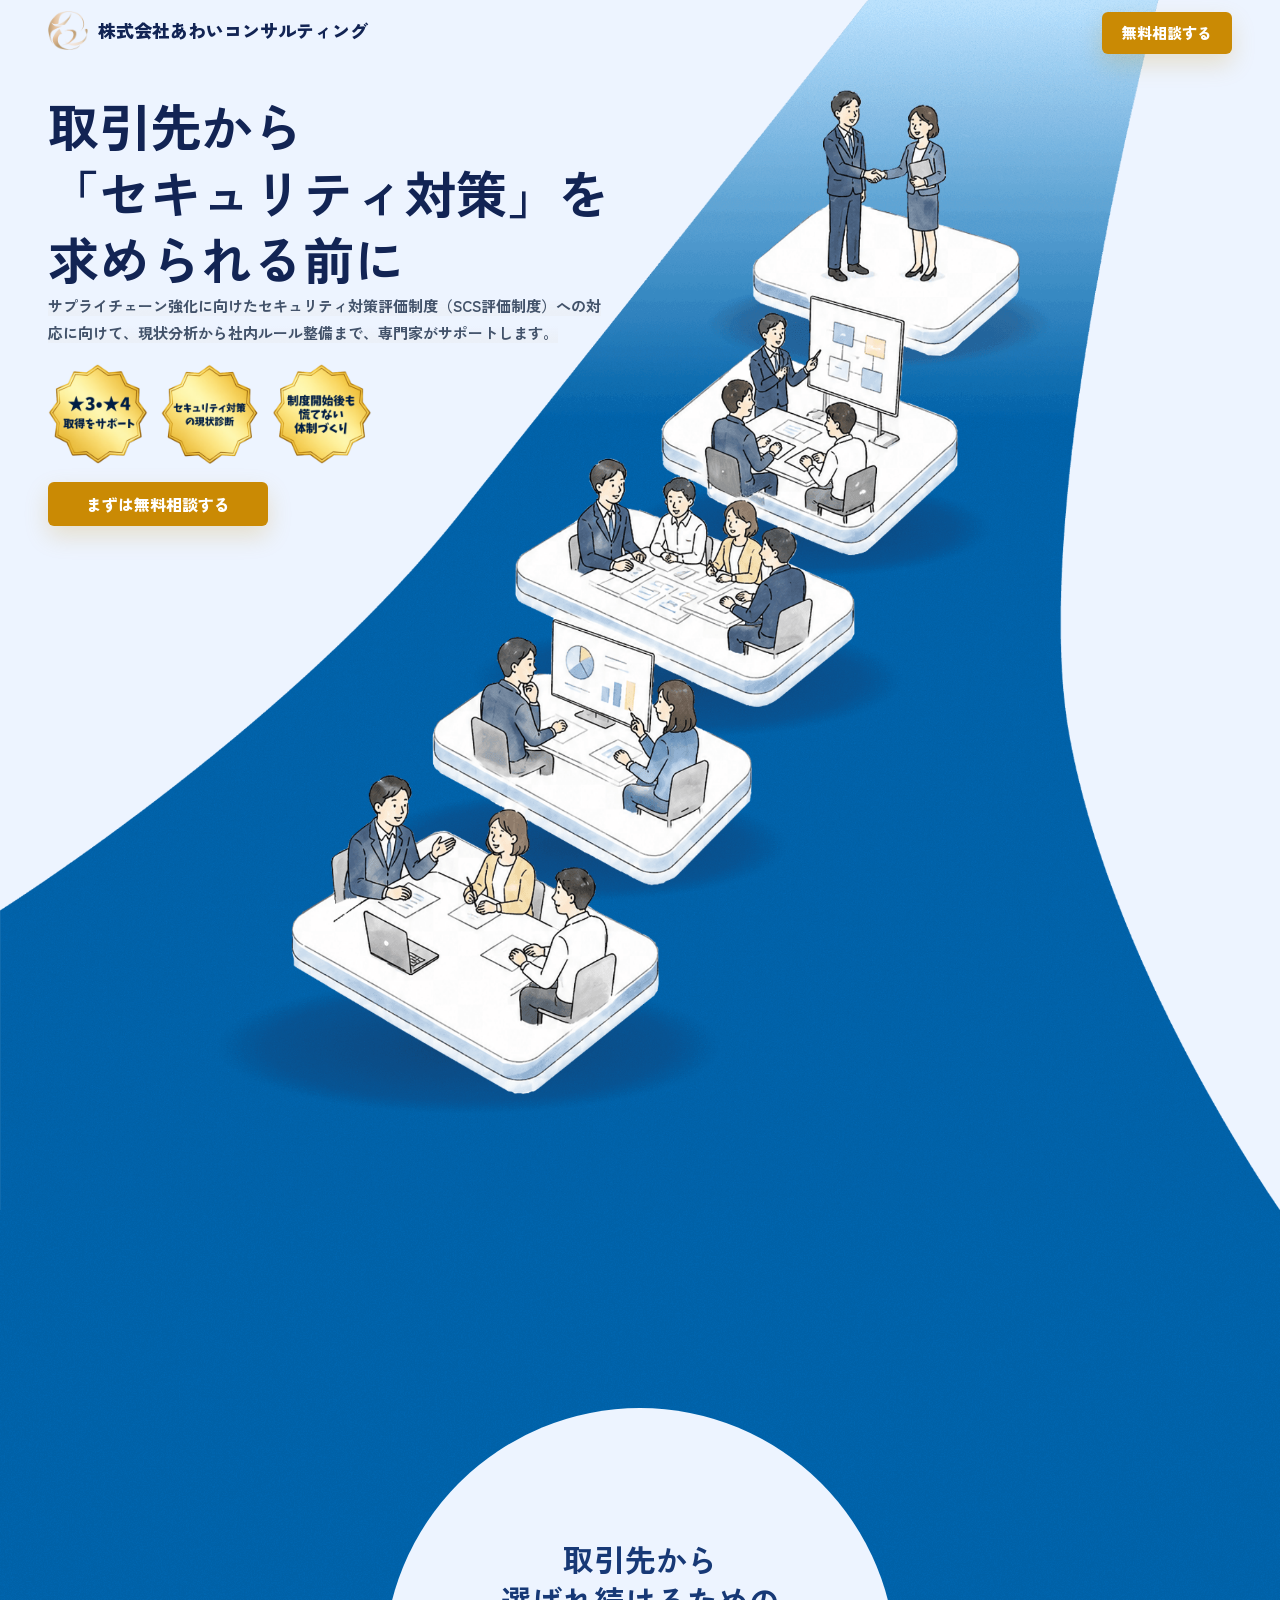
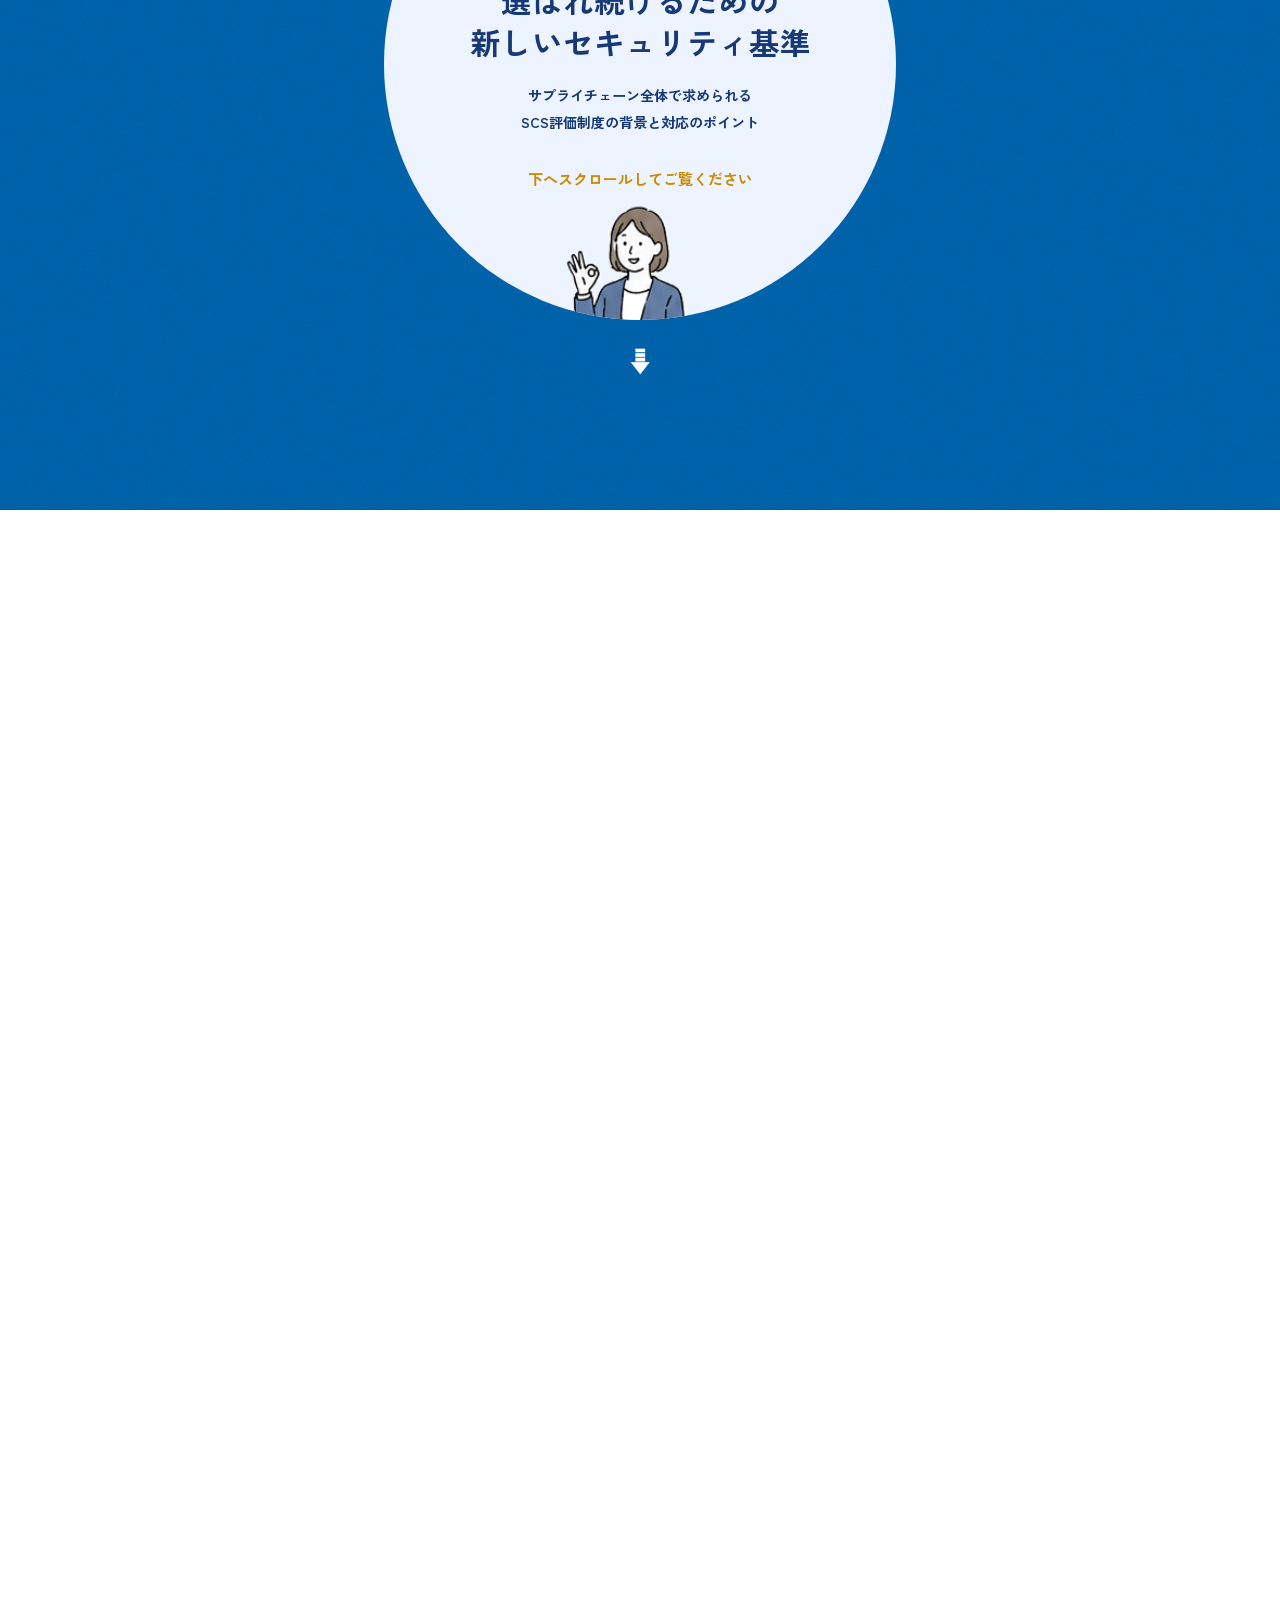
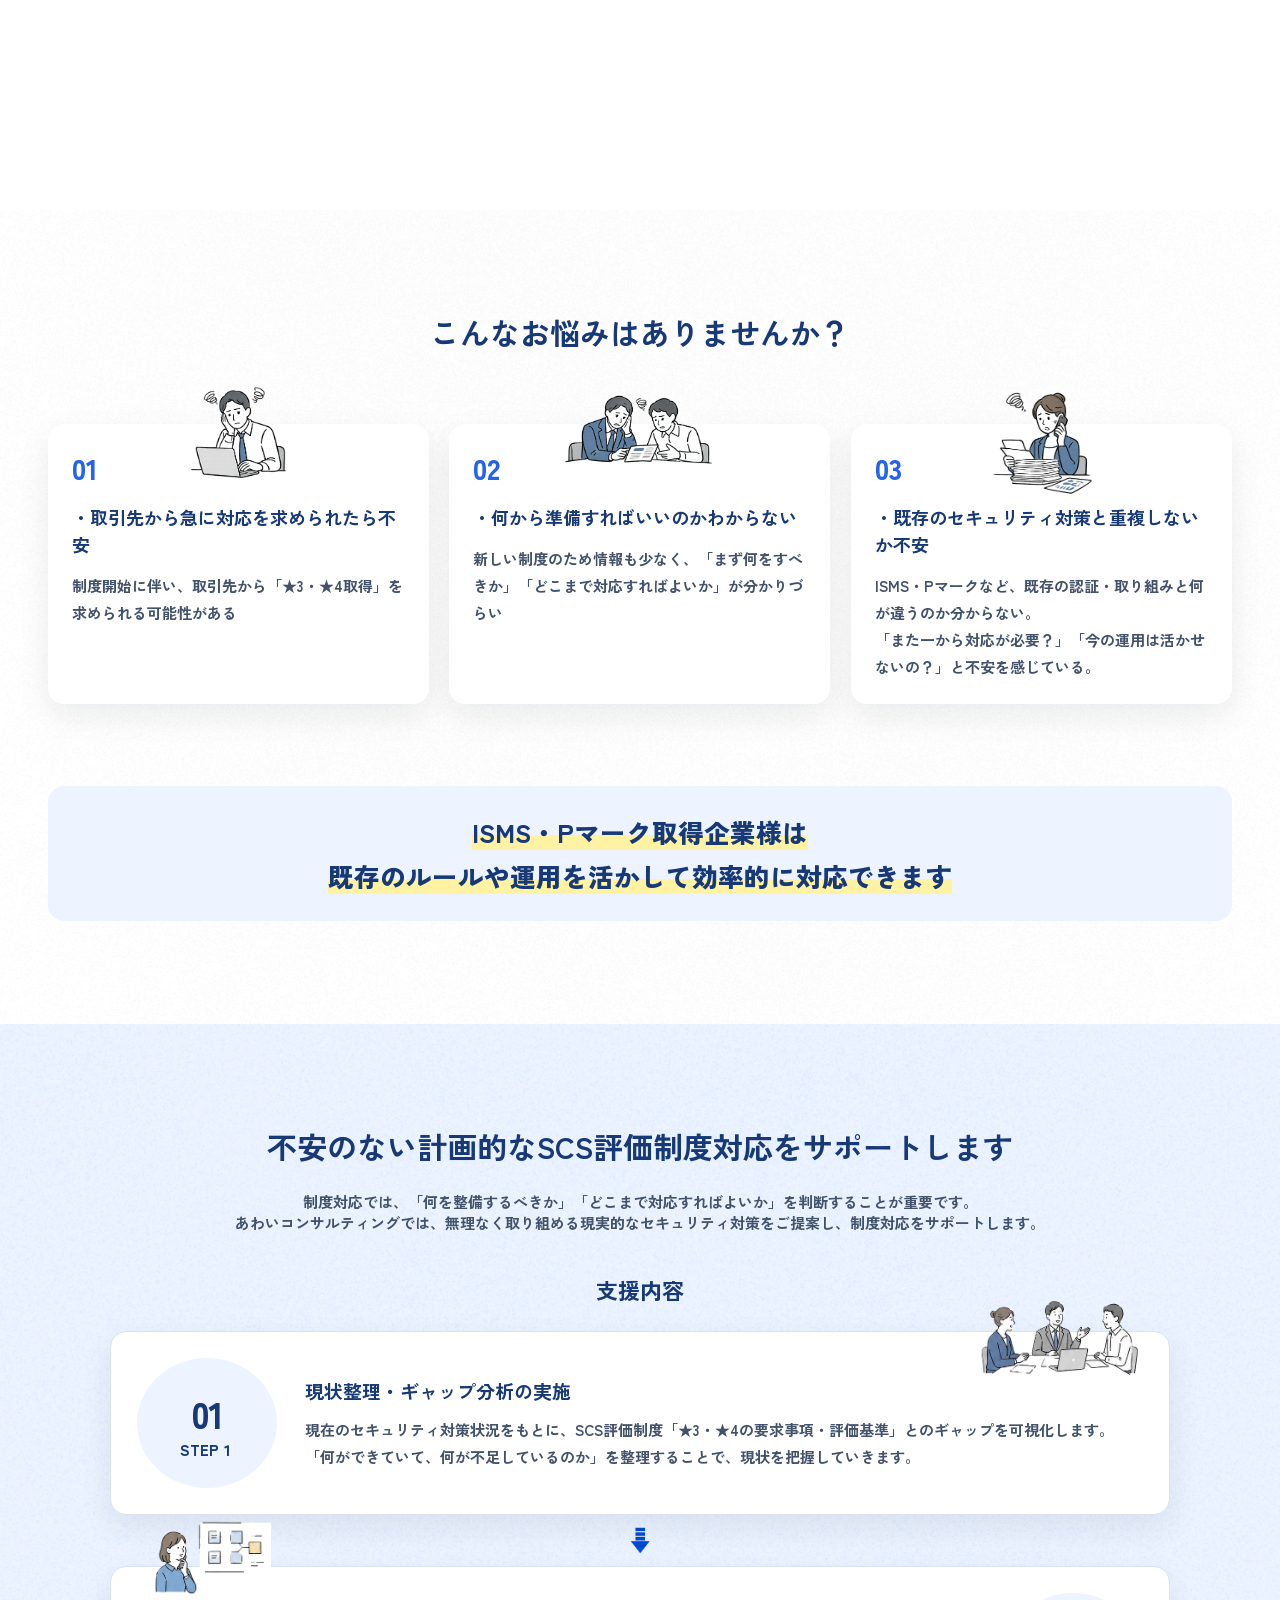
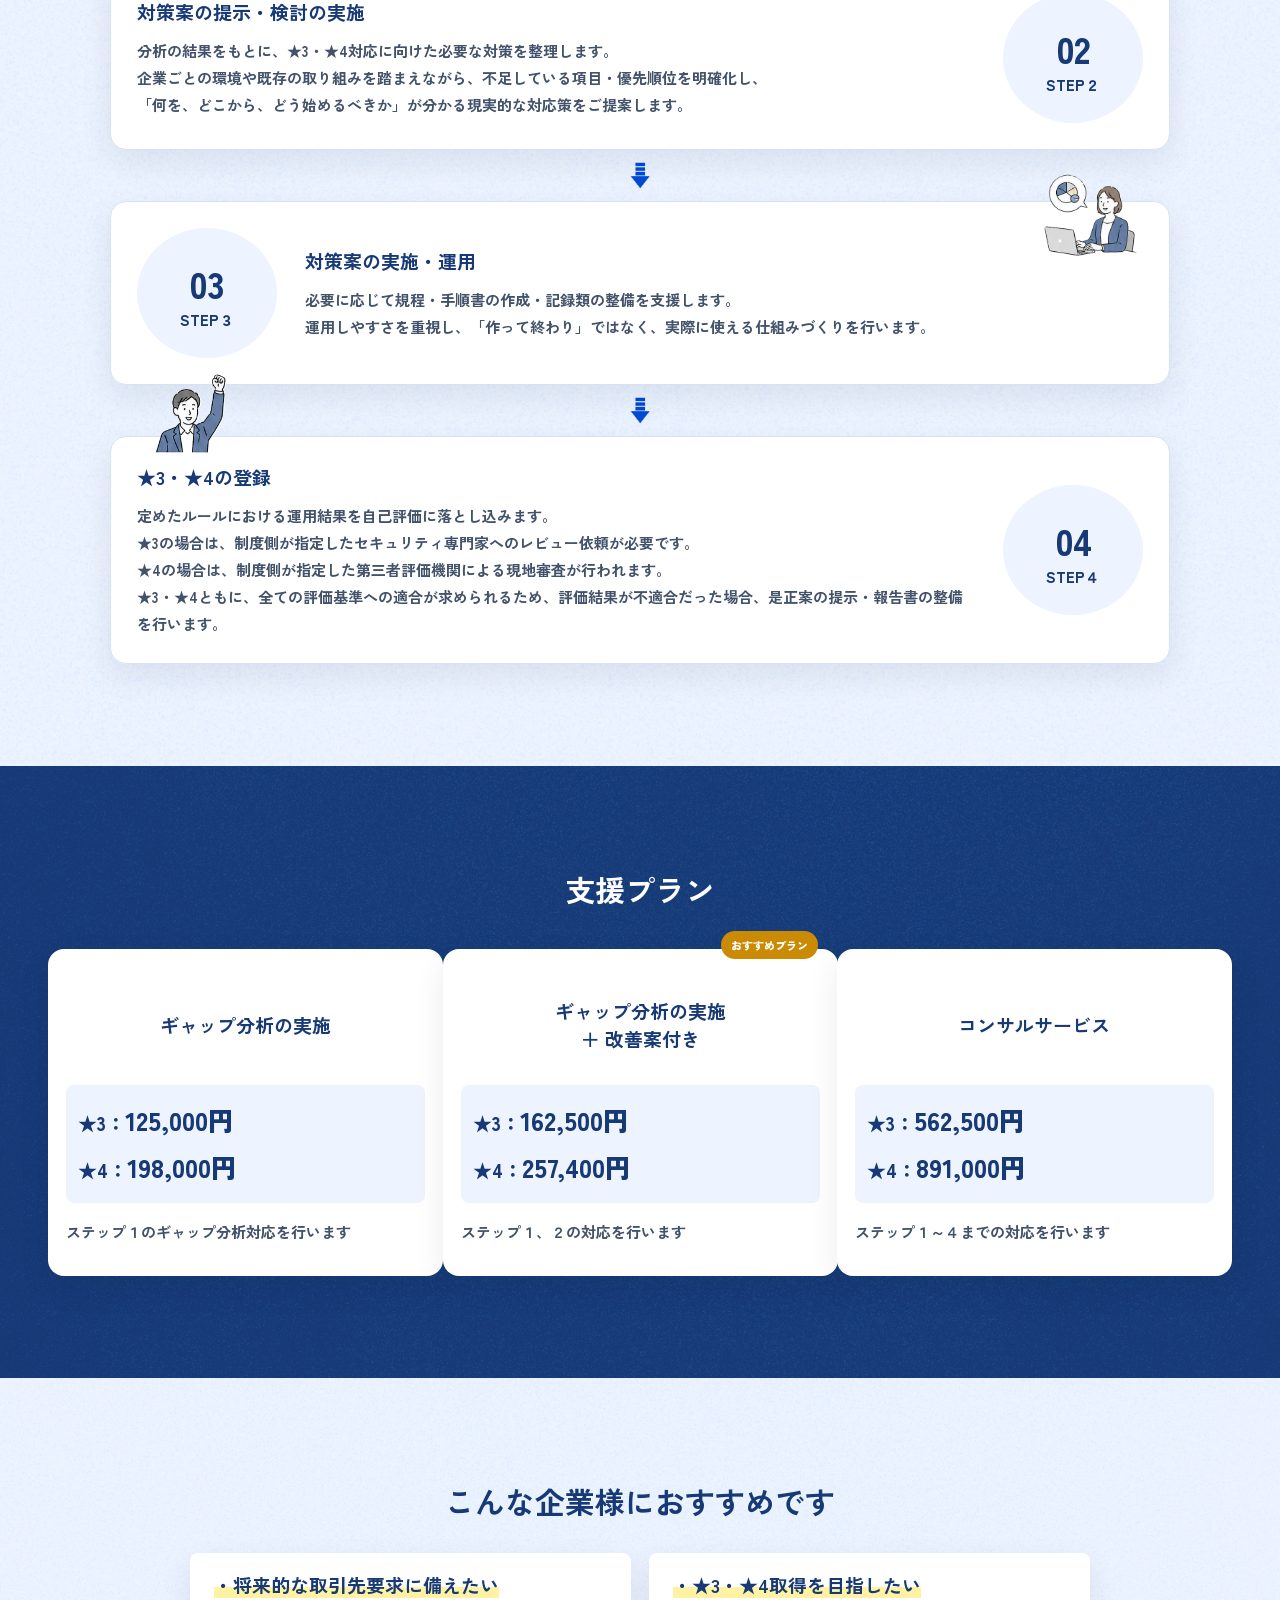
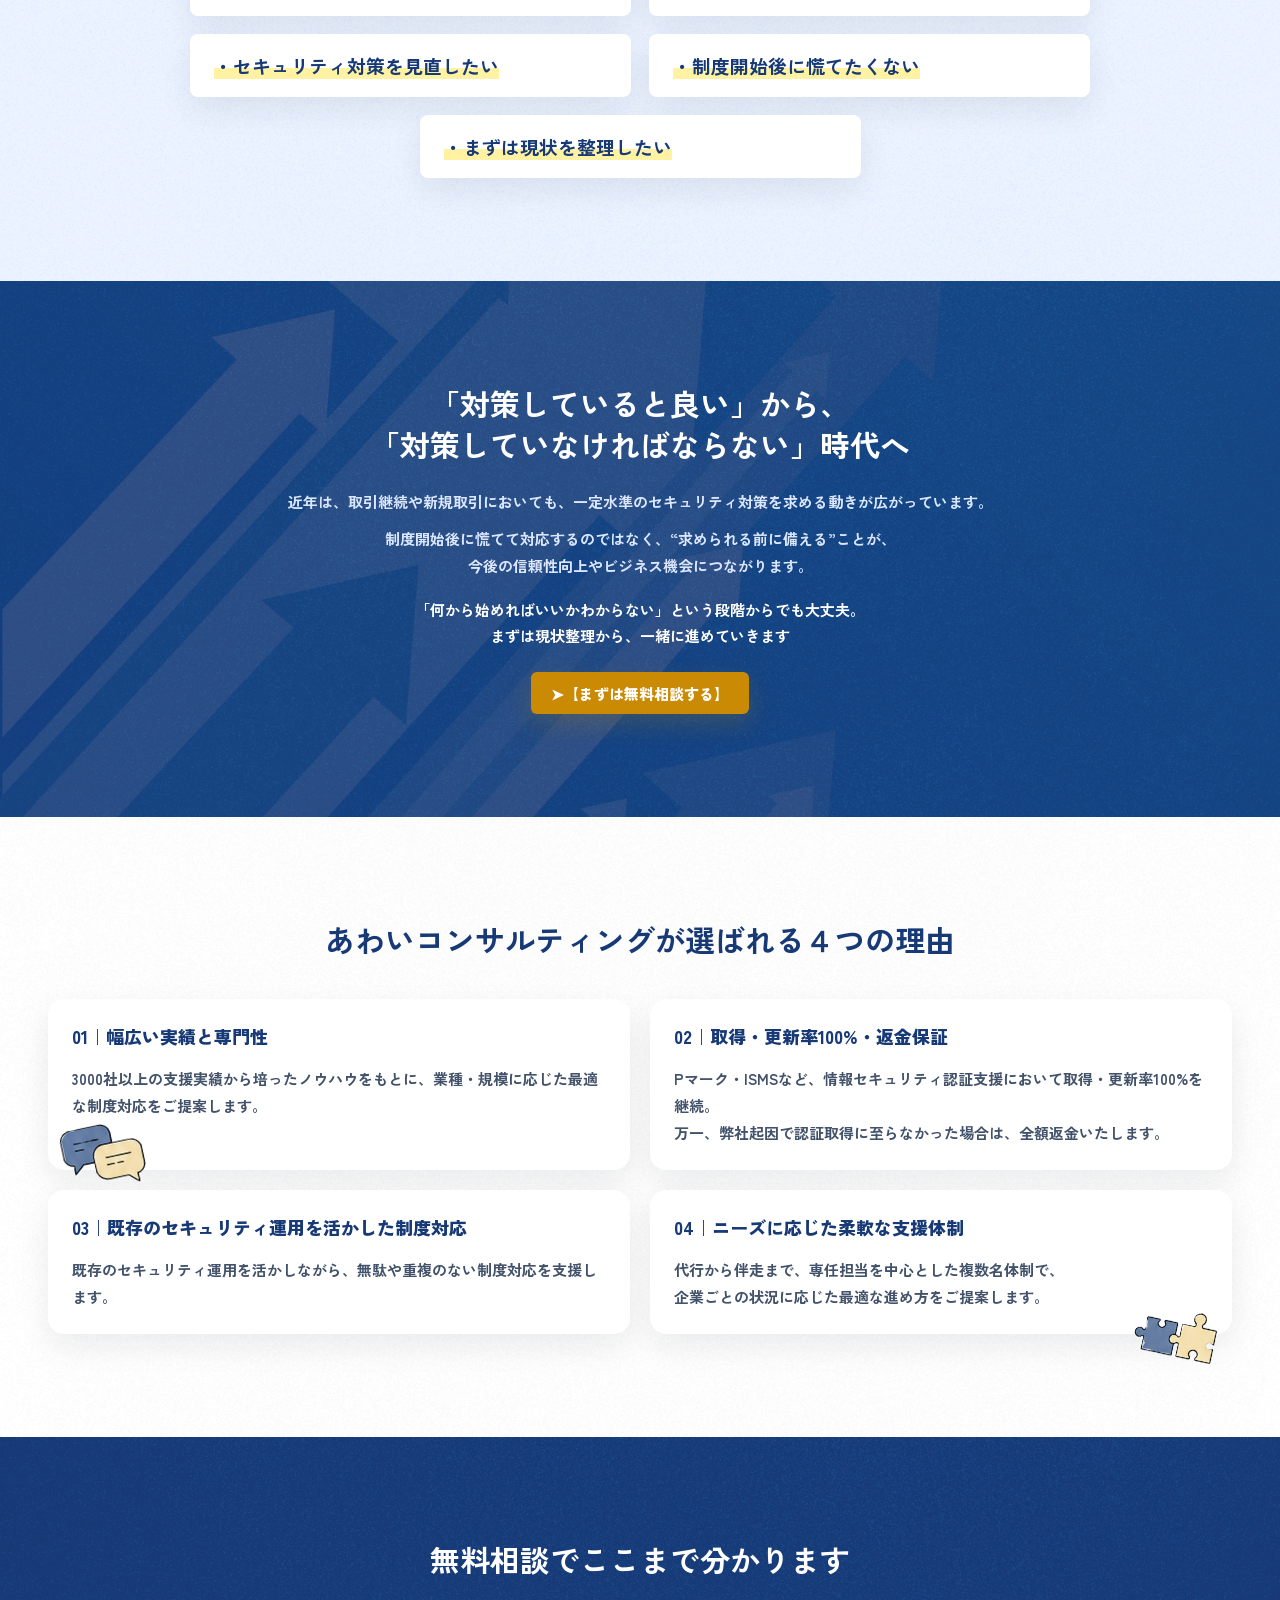
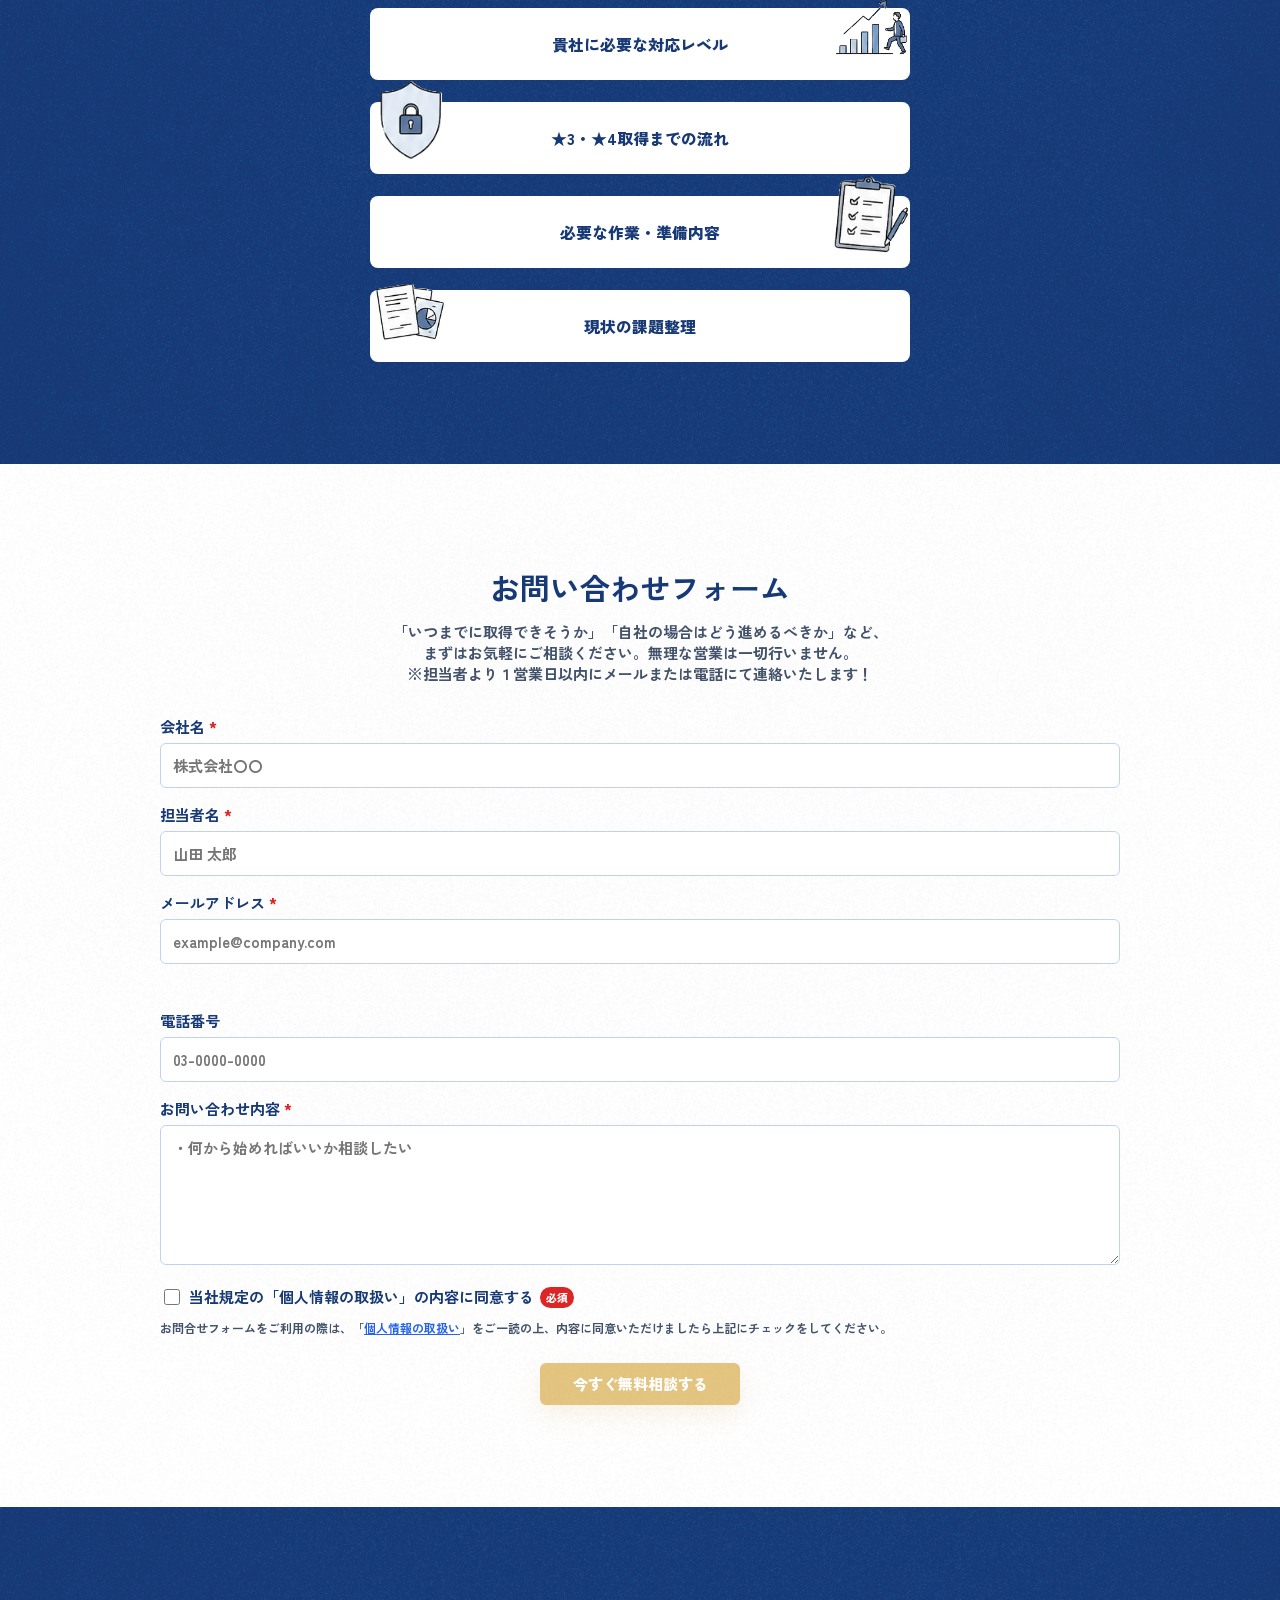
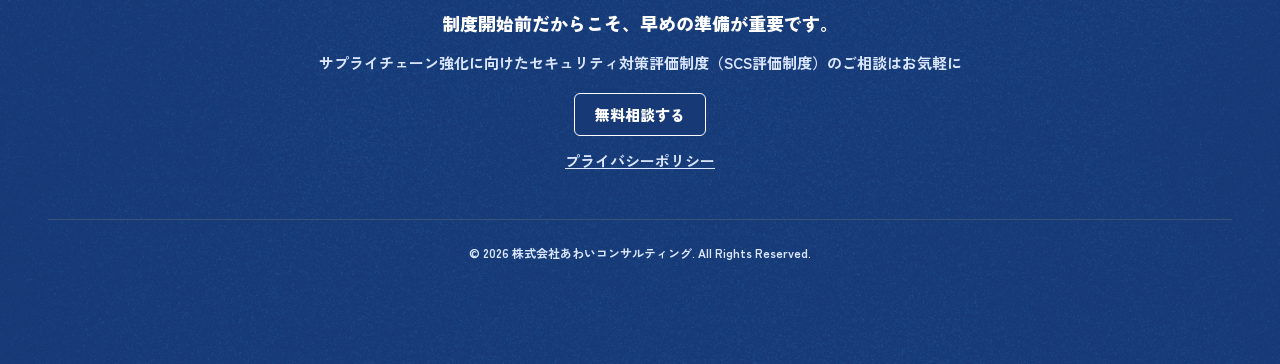
<file: index.html>
<!DOCTYPE html>
<html class="document">

<head class="document__head">
    <meta charset="utf-8" class="document__meta--1">
    <meta name="viewport" content="width=device-width, initial-scale=1" class="document__meta--2">
    <title class="document__title--1">SCS評価制度対応支援 | サプライチェーン強化に向けたセキュリティ対策評価制度</title>
    <link class="document__preconnect--1" rel="preconnect" href="https://fonts.googleapis.com">
    <link class="document__preconnect--2" rel="preconnect" href="https://fonts.gstatic.com" crossorigin>
    <link rel="icon" type="image/svg+xml" href="./img/awai-favicon.svg" />
    <link class="document__font--1"
        href="https://fonts.googleapis.com/css2?family=Zen+Kaku+Gothic+New:wght@300;400;500;700;900&amp;display=swap"
        rel="stylesheet">
    <link class="document__stylesheet" rel="stylesheet" href="./style.css?v=20260619-2">
</head>

<body class="document__body">
    <main class="lp-page">
        <header class="site-header">
            <div class="site-header__inner">
                <div class="site-header__brand">
                    <a href="https://awai-consulting.co.jp/" class="site-header__brand-name">
                        <img src="./img/awai-logo.png" alt="" aria-hidden="true" width="192" height="191"
                            class="site-header__brand-logo">
                        <span class="site-header__brand-text">株式会社あわいコンサルティング</span>
                    </a>
                </div>
                <div class="site-header__actions">
                    <button class="site-header__consultation-button">
                        <span class="site-header__consultation-label">
                            無料相談する</span>
                    </button>
                </div>
            </div>
        </header>
        <section class="hero">
            <div class="hero__content">
                <div class="hero__title-wrap">
                    <h1 class="hero__title">
                        取引先から<br class="hero__line-break--1">「セキュリティ対策」を<br class="hero__line-break--2">求められる前に</h1>
                </div>
                <div class="hero__lead-wrap">
                    <div class="hero__lead">
                        サプライチェーン強化に向けたセキュリティ対策評価制度（SCS評価制度）への対応に向けて、現状分析から社内ルール整備まで、専門家がサポートします。</div>
                </div>
                <div class="hero__badge-list">
                    <img src="./img/hero-badge-support.png" alt="★3・★4取得をサポート" class="hero__badge-image--support">
                    <img src="./img/hero-badge-diagnosis.png" alt="セキュリティ対策の現状診断" class="hero__badge-image--diagnosis">
                    <img src="./img/hero-badge-readiness.png" alt="制度開始後も慌てない体制づくり"
                        class="hero__badge-image--readiness">
                </div>
                <button class="hero__consultation-button">
                    <span class="hero__consultation-label">
                        まずは無料相談する</span>
                </button>
            </div>
        </section>
        <section class="story-sequence">
            <div class="story-sequence__sticky">
                <section class="story-cover story-sequence__panel">
                    <div class="story-cover__inner">
                        <div class="story-cover__content">
                            <h2 class="story-cover__heading">
                                取引先から<br class="story-cover__line-break--1">選ばれ続けるための<br
                                    class="story-cover__line-break--1">新しいセキュリティ基準
                            </h2>
                            <p class="story-cover__lead">
                                サプライチェーン全体で求められる<br class="story-cover__line-break--2">SCS評価制度の背景と対応のポイント
                            </p>
                            <div class="story-cover__scroll-guide">
                                下へスクロールしてご覧ください
                            </div>
                            <img class="story-cover__bottom-image" src="./img/story-cover-bottom-decoration.png" alt="">
                        </div>
                        <img class="story-cover__scroll-arrow" src="./img/arrow-white-down.png" alt="">
                    </div>
                </section>

                <section class="supply-chain-risk story-sequence__panel">
                    <div class="supply-chain-risk__inner">
                        <h2 class="supply-chain-risk__heading">
                            なぜ今、取引先のセキュリティ対策が<br class="supply-chain-risk__line-break--1">重視されているのか</h2>
                        <div class="supply-chain-risk__content">
                            <div class="supply-chain-risk__introduction">
                                <p class="supply-chain-risk__intro-text">近年、サイバー攻撃は大企業だけでなく、中小企業や委託先企業も標的になっています。</p>
                                <p class="supply-chain-risk__attack-description">
                                    特に増えているのが、セキュリティ対策が比較的弱い取引先や委託先を経由して、<br
                                        class="supply-chain-risk__line-break--2">本来狙われている企業へ侵入する「サプライチェーン攻撃」です。</p>
                                <div class="supply-chain-risk__example-box">
                                    <p class="supply-chain-risk__example-lead">企業規模に関係なく、</p>
                                    <p class="supply-chain-risk__example-list">・不審メールの開封<br
                                            class="supply-chain-risk__line-break--3">・VPN機器の脆弱性<br
                                            class="supply-chain-risk__line-break--4">・パスワード管理の不備<br
                                            class="supply-chain-risk__line-break--5">などをきっかけに被害が発生しています。</p>
                                </div>
                            </div>
                            <div class="supply-chain-risk__diagram">
                                <img class="supply-chain-risk__image" src="img/supply-chain-risk-diagram.png"
                                    alt="サプライチェーン攻撃のイメージ図">
                            </div>
                        </div>
                        <div class="supply-chain-risk__impact-box">
                            <div class="supply-chain-risk__impact-heading">
                                ⚠その結果…こんな影響が発生</div>
                            <div class="supply-chain-risk__impact-list">
                                <div class="supply-chain-risk__impact-item--1">
                                    業務停止による<br class="supply-chain-risk__line-break--impact">納期遅延</div>
                                <div class="supply-chain-risk__impact-item--2">
                                    損害賠償<br class="supply-chain-risk__line-break--impact">・復旧コスト</div>
                                <div class="supply-chain-risk__impact-item--3">
                                    情報漏えいリスク</div>
                                <div class="supply-chain-risk__impact-item--4">
                                    取引先からの<br class="supply-chain-risk__line-break--impact">信用低下</div>
                            </div>
                        </div>
                        <p class="supply-chain-risk__conclusion">
                            自社だけでなく、取引先にも影響が及ぶため、<br
                                class="supply-chain-risk__line-break--conclusion">サプライチェーン全体でのセキュリティ対策が重要視されています。
                        </p>
                    </div>
                </section>

                <section class="scs-overview story-sequence__panel">
                    <div class="scs-overview__inner">
                        <h2 class="scs-overview__heading">
                            SCS評価制度とは？</h2>
                        <div class="scs-overview__content">
                            <div class="scs-overview__description">
                                <p class="scs-overview__description-text">こうした背景を受けて、経済産業省は<br
                                        class="scs-overview__line-break--1"><span
                                        class="scs-overview__accent--1">「サプライチェーン強化に向けたセキュリティ対策評価制度（SCS評価制度）」</span><br
                                        class="scs-overview__line-break--2">の創設を進めています。
                                </p>
                                <p class="scs-overview__purpose-text">SCS評価制度は、企業のセキュリティ対策状況を共通の基準で評価し、<br
                                        class="scs-overview__line-break--3">取引先が安心して取引できる環境づくりを目的とした制度です。</p>
                            </div>
                            <div class="scs-overview__scope">
                                <p class="scs-overview__scope-text">
                                    自社だけではなく、以下を含めた<br
                                        class="scs-overview__line-break--3">サプライチェーン全体のセキュリティレベル向上を目指しています。</p>
                                <div class="scs-overview__stakeholder-list">
                                    <div class="scs-overview__stakeholder-card">
                                        <img class="scs-overview__stakeholder-decoration"
                                            src="./img/scs-overview-stakeholders-decoration.png" alt="">
                                        ・委託先<br>
                                        ・協力会社<br>
                                        ・取引先
                                    </div>
                                </div>
                            </div>
                        </div>
                        <div class="scs-overview__note">
                            ※経済産業省主導で制度設計が進められており、2026年度末頃の開始が予定されています。</div>
                    </div>
                </section>

                <section class="security-action story-sequence__panel">
                    <div class="security-action__inner">
                        <h2 class="security-action__heading">
                            SECURITY ACTIONとSCS評価制度の関係</h2>
                        <p class="security-action__lead">
                            企業のセキュリティ対策レベルは、<br class="security-action__line-break--sp">★（星）で評価されます。<br
                                class="security-action__line-break--1">SCS評価制度は、SECURITY
                            ACTION（★1・★2）に続く位置づけとして、<br class="security-action__line-break--2">★3からスタートする制度となっています。</p>
                        <div class="security-action__diagram">
                            <img class="security-action__image" src="img/security-action-diagram.png"
                                alt="SECURITY ACTIONとSCS評価制度の関係図">
                        </div>
                    </div>
                </section>

                <section class="preparation story-sequence__panel">
                    <div class="preparation__inner">
                        <h2 class="preparation__heading">
                            なぜ今から準備が必要なのか</h2>
                        <p class="preparation__subheading">
                            制度開始後に想定されるケース</p>
                        <div class="preparation__question-list">
                            <div class="preparation__question-card--security-status">
                                「御社のセキュリティ対策状況を<br class="preparation__line-break--1">教えてください」
                                <div class="preparation__question-tail--1">
                                </div>
                            </div>
                            <div class="preparation__question-card--scs-status">
                                「SCS評価制度への対応状況は<br class="preparation__line-break--2">どうですか？」
                                <div class="preparation__question-tail--2">
                                </div>
                            </div>
                        </div>
                        <div class="preparation__down-arrow">⇩</div>
                        <div class="preparation__issues-box">
                            <img class="preparation__issues-decoration preparation__issues-decoration--left"
                                src="./img/preparation-issues-left-decoration.png" alt="">
                            <img class="preparation__issues-decoration preparation__issues-decoration--right"
                                src="./img/preparation-issues-right-decoration.png" alt="">
                            <div class="preparation__issues-heading">しかし実際には…</div>
                            <div class="preparation__issue-list">
                                <div class="preparation__issue-item--1">
                                    ・現状の対策状況が<br class="preparation__line-break--3">把握できていない</div>
                                <div class="preparation__issue-item--2">
                                    ・必要なルールが<br class="preparation__line-break--4">整備されていない</div>
                                <div class="preparation__issue-item--3">
                                    ・社内教育が<br class="preparation__line-break--5">実施できていない</div>
                            </div>
                            <p class="preparation__issues-note">という企業も少なくありません。</p>
                        </div>
                        <div class="preparation__conclusion">
                            制度開始後に慌てないためにも、<br class="preparation__line-break--6"><span
                                class="preparation__accent--1">今のうちから現状を把握し、必要な対策を整理しておくことが重要です</span></div>
                    </div>
                </section>
            </div>
        </section>

        <section class="concerns">
            <div class="concerns__inner">
                <h2 class="concerns__heading">
                    こんなお悩みはありませんか？</h2>
                <div class="concerns__card-list">
                    <article class="concerns__card--first">
                        <img class="concerns__card-decoration concerns__card-decoration--first"
                            src="./img/concerns-urgent-decoration.png" alt="">
                        <div class="concerns__card-number--1">01</div>
                        <h3 class="concerns__card-heading--first">
                            ・取引先から急に対応を求められたら不安</h3>
                        <p class="concerns__card-text--first">制度開始に伴い、取引先から「★3・★4取得」を求められる可能性がある</p>
                    </article>
                    <article class="concerns__card--second">
                        <img class="concerns__card-decoration concerns__card-decoration--second"
                            src="./img/concerns-preparation-decoration.png" alt="">
                        <div class="concerns__card-number--2">02</div>
                        <h3 class="concerns__card-heading--second">
                            ・何から準備すればいいのかわからない</h3>
                        <p class="concerns__card-text--second">
                            新しい制度のため情報も少なく、「まず何をすべきか」「どこまで対応すればよいか」が分かりづらい</p>
                    </article>
                    <article class="concerns__card--third">
                        <img class="concerns__card-decoration concerns__card-decoration--third"
                            src="./img/concerns-overlap-decoration.png" alt="">
                        <div class="concerns__card-number--3">03</div>
                        <h3 class="concerns__card-heading--third">
                            ・既存のセキュリティ対策と重複しないか不安</h3>
                        <p class="concerns__card-text--third">
                            ISMS・Pマークなど、既存の認証・取り組みと何が違うのか分からない。<br
                                class="concerns__line-break--1">「また一から対応が必要？」「今の運用は活かせないの？」と不安を感じている。</p>
                    </article>
                </div>
                <p class="concerns__conclusion">早めに制度対応を進めることで、取引先への信頼性向上や競合他社との差別化につながります</p>
                <div class="concerns__certification">
                    <p class="concerns__certification-note">ISMS・Pマーク取得企業様は<br>既存のルールや運用を活かして効率的に対応できます</p>
                </div>
            </div>
        </section>

        <section class="support">
            <div class="support__inner">
                <h2 class="support__heading">
                    不安のない計画的な<br class="support__line-break--heading">SCS評価制度対応をサポートします</h2>
                <div class="support__introduction">
                    <p class="support__intro-text">制度対応では、「何を整備するべきか」「どこまで対応すればよいか」を判断することが重要です。</p>
                    <p class="support__approach-text">あわいコンサルティングでは、無理なく取り組める現実的なセキュリティ対策をご提案し、制度対応をサポートします。</p>
                </div>
                <h3 class="support__subheading">支援内容</h3>
                <div class="support__flow--1">
                    <article class="support__step-card--analysis">
                        <img class="support__step-decoration support__step-decoration--analysis"
                            src="./img/support-step-analysis-decoration.png" alt="">
                        <div class="support__step-visual--1">
                            <span class="support__accent--1">01</span><span class="support__accent--2">STEP１</span>
                        </div>
                        <div class="support__step-content--1">
                            <h4 class="support__heading-quaternary--1">現状整理・ギャップ分析の実施</h4>
                            <p class="support__step-text--analysis">
                                現在のセキュリティ対策状況をもとに、SCS評価制度「★3・★4の要求事項・評価基準」とのギャップを可視化します。
                                <br class="support__line-break--1">
                                「何ができていて、何が不足しているのか」を整理することで、現状を把握していきます。
                            </p>
                        </div>
                    </article>
                    <img class="support__step-arrow--1" src="./img/arrow-navy-down.png" alt="">
                    <article class="support__step-card--planning">
                        <img class="support__step-decoration support__step-decoration--planning"
                            src="./img/support-step-planning-decoration.png" alt="">
                        <div class="support__step-content--2">
                            <h4 class="support__heading-quaternary--2">対策案の提示・検討の実施</h4>
                            <p class="support__step-text--planning">
                                分析の結果をもとに、★3・★4対応に向けた必要な対策を整理します。<br class="support__line-break--3">
                                企業ごとの環境や既存の取り組みを踏まえながら、不足している項目・優先順位を明確化し、<br
                                    class="support__line-break--5">「何を、どこから、どう始めるべきか」が分かる現実的な対応策をご提案します。
                            </p>
                        </div>
                        <div class="support__step-visual--2">
                            <span class="support__accent--3">02</span><span class="support__accent--4">STEP２</span>
                        </div>
                    </article>
                    <img class="support__step-arrow--2" src="./img/arrow-navy-down.png" alt="">
                    <article class="support__step-card--implementation">
                        <img class="support__step-decoration support__step-decoration--implementation"
                            src="./img/support-step-implementation-decoration.png" alt="">
                        <div class="support__step-visual--3">
                            <span class="support__accent--5">03</span><span class="support__accent--6">STEP３</span>
                        </div>
                        <div class="support__step-content--3">
                            <h4 class="support__heading-quaternary--3">対策案の実施・運用</h4>
                            <p class="support__step-text--implementation">
                                必要に応じて規程・手順書の作成・記録類の整備を支援します。<br
                                    class="support__line-break--7">運用しやすさを重視し、「作って終わり」ではなく、実際に使える仕組みづくりを行います。
                            </p>
                        </div>
                    </article>
                    <img class="support__step-arrow--3" src="./img/arrow-navy-down.png" alt="">
                    <article class="support__step-card--registration">
                        <img class="support__step-decoration support__step-decoration--registration"
                            src="./img/support-step-registration-decoration.png" alt="">
                        <div class="support__step-content--4">
                            <h4 class="support__heading-quaternary--4">★3・★4の登録</h4>
                            <p class="support__step-text--registration">
                                定めたルールにおける運用結果を自己評価に落とし込みます。<br
                                    class="support__line-break--11">★3の場合は、制度側が指定したセキュリティ専門家へのレビュー依頼が必要です。<br
                                    class="support__line-break--13">★4の場合は、制度側が指定した第三者評価機関による現地審査が行われます。<br
                                    class="support__line-break--15">★3・★4ともに、全ての評価基準への適合が求められるため、評価結果が不適合だった場合、是正案の提示・報告書の整備を行います。
                            </p>
                        </div>
                        <div class="support__step-visual--4">
                            <span class="support__accent--7">04</span><span class="support__accent--8">STEP４</span>
                        </div>
                    </article>
                </div>
            </div>
        </section>

        <section class="support-plans">
            <div class="support-plans__inner">
                <h2 class="support-plans__heading">
                    支援プラン</h2>
                <div class="support-plans__card-list">
                    <article class="support-plans__card--analysis">
                        <!-- <div class="support-plans__card-number--2">②</div> -->
                        <h3 class="support-plans__card-heading--analysis">ギャップ分析の実施</h3>
                        <div class="support-plans__price--2">
                            ★3：<span class="support-plans__amount">125,000円</span><br
                                class="support-plans__line-break--2">★4：<span
                                class="support-plans__amount">198,000円</span></div>
                        <p class="support-plans__card-text--analysis">ステップ１のギャップ分析対応を行います</p>
                    </article>
                    <article class="support-plans__card--improvement">
                        <div class="support-plans__recommendation-badge">
                            おすすめプラン</div>
                        <!-- <div class="support-plans__card-number--3">③</div> -->
                        <h3 class="support-plans__card-heading--improvement">ギャップ分析の実施<br
                                class="support-plans__line-break--1">＋ 改善案付き</h3>
                        <div class="support-plans__price--3">
                            ★3：<span class="support-plans__amount">162,500円</span><br
                                class="support-plans__line-break--3">★4：<span
                                class="support-plans__amount">257,400円</span></div>
                        <p class="support-plans__card-text--improvement">ステップ１、２の対応を行います</p>
                    </article>
                    <article class="support-plans__card--consulting">
                        <!-- <div class="support-plans__card-number--4">④</div> -->
                        <h3 class="support-plans__card-heading--consulting">コンサルサービス</h3>
                        <div class="support-plans__price--4">
                            ★3：<span class="support-plans__amount">562,500円</span><br
                                class="support-plans__line-break--4">★4：<span
                                class="support-plans__amount">891,000円</span></div>
                        <p class="support-plans__card-text--consulting">ステップ１～４までの対応を行います</p>
                    </article>
                </div>
            </div>
        </section>

        <section class="recommended">
            <div class="recommended__inner">
                <h2 class="recommended__heading">こんな企業様におすすめです</h2>
                <div class="recommended__item-list">
                    <div class="recommended__item--1">
                        <p>・将来的な取引先要求に備えたい</p>
                    </div>
                    <div class="recommended__item--2">
                        <p>・★3・★4取得を目指したい</p>
                    </div>
                    <div class="recommended__item--3">
                        <p>・セキュリティ対策を見直したい</p>
                    </div>
                    <div class="recommended__item--4">
                        <p>・制度開始後に慌てたくない</p>
                    </div>
                    <div class="recommended__item--5">
                        <p>・まずは現状を整理したい</p>
                    </div>
                </div>
            </div>
        </section>


        <section class="proposal">
            <div class="proposal__inner">
                <h2 class="proposal__heading">
                    「対策していると良い」から、<br class="proposal__line-break--1">「対策していなければならない」時代へ</h2>
                <div class="proposal__description">
                    <p class="proposal__context-text">近年は、取引継続や新規取引においても、一定水準のセキュリティ対策を求める動きが広がっています。</p>
                    <p class="proposal__value-text">制度開始後に慌てて対応するのではなく、“求められる前に備える”ことが、<br
                            class="proposal__line-break--1">今後の信頼性向上やビジネス機会につながります。</p>
                </div>
                <p class="proposal__conclusion">
                    「何から始めればいいかわからない」という段階からでも大丈夫。<br class="proposal__line-break--2">まずは現状整理から、一緒に進めていきます</p>
                <button class="proposal__button">➤【まずは無料相談する】</button>
            </div>
        </section>

        <section class="benefits">
            <div class="benefits__inner">
                <h2 class="benefits__heading">あわいコンサルティングが選ばれる４つの理由</h2>
                <div class="benefits__card-list">
                    <article class="benefits__card--expertise">
                        <img class="benefits__card-decoration benefits__card-decoration--expertise"
                            src="./img/benefits-expertise-decoration.png" alt="">
                        <div class="benefits__card-heading--1">01｜幅広い実績と専門性</div>
                        <p class="benefits__card-text--expertise">
                            3000社以上の支援実績から培ったノウハウをもとに、業種・規模に応じた最適な制度対応をご提案します。</p>
                    </article>
                    <article class="benefits__card--guarantee">
                        <div class="benefits__card-heading--2">02｜取得・更新率100%・返金保証</div>
                        <p class="benefits__card-text--guarantee">
                            Pマーク・ISMSなど、情報セキュリティ認証支援において取得・更新率100%を継続。<br
                                class="benefits__line-break--1">万一、弊社起因で認証取得に至らなかった場合は、全額返金いたします。</p>
                    </article>
                    <article class="benefits__card--integration">
                        <div class="benefits__card-heading--3">03｜既存のセキュリティ運用を活かした制度対応</div>
                        <p class="benefits__card-text--integration">既存のセキュリティ運用を活かしながら、無駄や重複のない制度対応を支援します。</p>
                    </article>
                    <article class="benefits__card--flexibility">
                        <img class="benefits__card-decoration benefits__card-decoration--flexibility"
                            src="./img/benefits-flexibility-decoration.png" alt="">
                        <div class="benefits__card-heading--4">04｜ニーズに応じた柔軟な支援体制</div>
                        <p class="benefits__card-text--flexibility">
                            代行から伴走まで、専任担当を中心とした複数名体制で、<br class="benefits__line-break--3">
                            企業ごとの状況に応じた最適な進め方をご提案します。</p>
                    </article>
                </div>
            </div>
        </section>

        <section class="consultation">
            <div class="consultation__inner">
                <h2 class="consultation__heading">無料相談でここまで分かります</h2>
                <div class="consultation__benefit-list">
                    <div class="consultation__benefit-item--1">
                        <img class="consultation__benefit-decoration consultation__benefit-decoration--1"
                            src="./img/consultation-benefit-level-decoration.png" alt="">
                        貴社に必要な対応レベル
                    </div>
                    <div class="consultation__benefit-item--2">
                        <img class="consultation__benefit-decoration consultation__benefit-decoration--2"
                            src="./img/consultation-benefit-flow-decoration.png" alt="">
                        ★3・★4取得までの流れ
                    </div>
                    <div class="consultation__benefit-item--3">
                        <img class="consultation__benefit-decoration consultation__benefit-decoration--3"
                            src="./img/consultation-benefit-tasks-decoration.png" alt="">
                        必要な作業・準備内容
                    </div>
                    <div class="consultation__benefit-item--4">
                        <img class="consultation__benefit-decoration consultation__benefit-decoration--4"
                            src="./img/consultation-benefit-issues-decoration.png" alt="">
                        現状の課題整理
                    </div>
                </div>
            </div>
        </section>


        <section class="contact" id="contact-form">
            <div class="contact__inner">
                <div class="contact__heading-wrap">
                    <h2 class="contact__heading">
                        お問い合わせフォーム</h2>
                </div>
                <div class="contact__lead-wrap">
                    <p class="contact__lead">「いつまでに取得できそうか」「自社の場合はどう進めるべきか」など、<br
                            class="contact__line-break--1">まずはお気軽にご相談ください。<br
                            class="contact__line-break--sp">無理な営業は一切行いません。<br
                            class="contact__line-break--2">※担当者より１営業日以内にメールまたは電話にて連絡いたします！</p>
                </div>
                <form class="contact__form--1" id="contactForm" action="contact.php" method="POST" novalidate>
                    <input type="hidden" name="return_to" value="index.html#contact-form">
                    <div class="contact__honeypot" aria-hidden="true">
                        <label>
                            Website
                            <input type="text" name="website" tabindex="-1" autocomplete="off">
                        </label>
                    </div>
                    <div class="contact__field--company">
                        <div class="contact__label-wrap--company">
                            <label class="contact__label--company" for="company">
                                会社名 <span class="contact__required-mark">*</span></label>
                        </div>
                        <input class="contact__input--company" id="company" name="company_name" type="text"
                            placeholder="株式会社〇〇" required>
                    </div>
                    <div class="contact__field--name">
                        <div class="contact__label-wrap--name">
                            <label class="contact__label--name" for="name">
                                担当者名 <span class="contact__required-mark">*</span></label>
                        </div>
                        <input class="contact__input--name" id="name" name="person_name" type="text" placeholder="山田 太郎"
                            required>
                    </div>
                    <div class="contact__field--email">
                        <div class="contact__label-wrap--email">
                            <label class="contact__label--email" for="email">
                                メールアドレス <span class="contact__required-mark">*</span></label>
                        </div>
                        <input class="contact__input--email" id="email" name="email" type="email"
                            placeholder="example@company.com" required aria-describedby="contactEmailError">
                        <p class="contact__field-error" id="contactEmailError" role="alert"></p>
                    </div>
                    <div class="contact__field--phone">
                        <div class="contact__label-wrap--phone">
                            <label class="contact__label--phone" for="phone">
                                電話番号</label>
                        </div>
                        <input class="contact__input--phone" id="phone" name="phone" type="tel"
                            placeholder="03-0000-0000">
                    </div>
                    <div class="contact__field--message">
                        <div class="contact__label-wrap--message">
                            <label class="contact__label--message" for="message">
                                お問い合わせ内容 <span class="contact__required-mark">*</span></label>
                        </div>
                        <textarea class="contact__textarea--message" id="message" name="message"
                            placeholder="・何から始めればいいか相談したい" required></textarea>
                    </div>
                    <div class="contact__field--privacy">
                        <label class="contact__privacy-label" for="privacy-agreement">
                            <input class="contact__privacy-checkbox" id="privacy-agreement" name="privacy_consent"
                                type="checkbox" required>
                            <span class="contact__privacy-text">当社規定の「個人情報の取扱い」の内容に同意する</span>
                            <span class="contact__required-label">必須</span>
                        </label>
                        <p class="contact__privacy-note">
                            お問合せフォームをご利用の際は、「<a class="contact__privacy-link"
                                href="https://awai-consulting.co.jp/privacy-handling">個人情報の取扱い</a>」をご一読の上、内容に同意いただけましたら上記にチェックをしてください。
                        </p>
                    </div>
                    <p class="contact__feedback" id="contactFeedback" role="status" aria-live="polite"></p>
                    <button class="contact__button" type="submit" disabled>
                        <span class="contact__submit-label">
                            今すぐ無料相談する</span>
                    </button>
                </form>
            </div>
        </section>
        <footer class="site-footer">
            <div class="site-footer__inner">
                <div class="site-footer__navigation">
                    <div class="site-footer__brand-column">
                        <div class="site-footer__company-name">
                            制度開始前だからこそ、早めの準備が重要です。</div>
                        <div class="site-footer__tagline-wrap">
                            <div class="site-footer__tagline">
                                サプライチェーン強化に向けたセキュリティ対策評価制度（SCS評価制度）のご相談はお気軽に
                            </div>
                        </div>
                        <button class="site-footer__consultation-button">
                            無料相談する
                        </button>
                        <a class="site-footer__privacy-link" href="https://awai-consulting.co.jp/privacy-policy">
                            プライバシーポリシー
                        </a>
                    </div>
                </div>
                <div class="site-footer__copyright">
                    <p class="site-footer__copyright-text">
                        © 2026 株式会社あわいコンサルティング. All Rights Reserved.</p>
                </div>
            </div>
        </footer>
    </main>



    <script class="site-header__behavior" src="./js/script.js"></script>
</body>

</html>
</file>
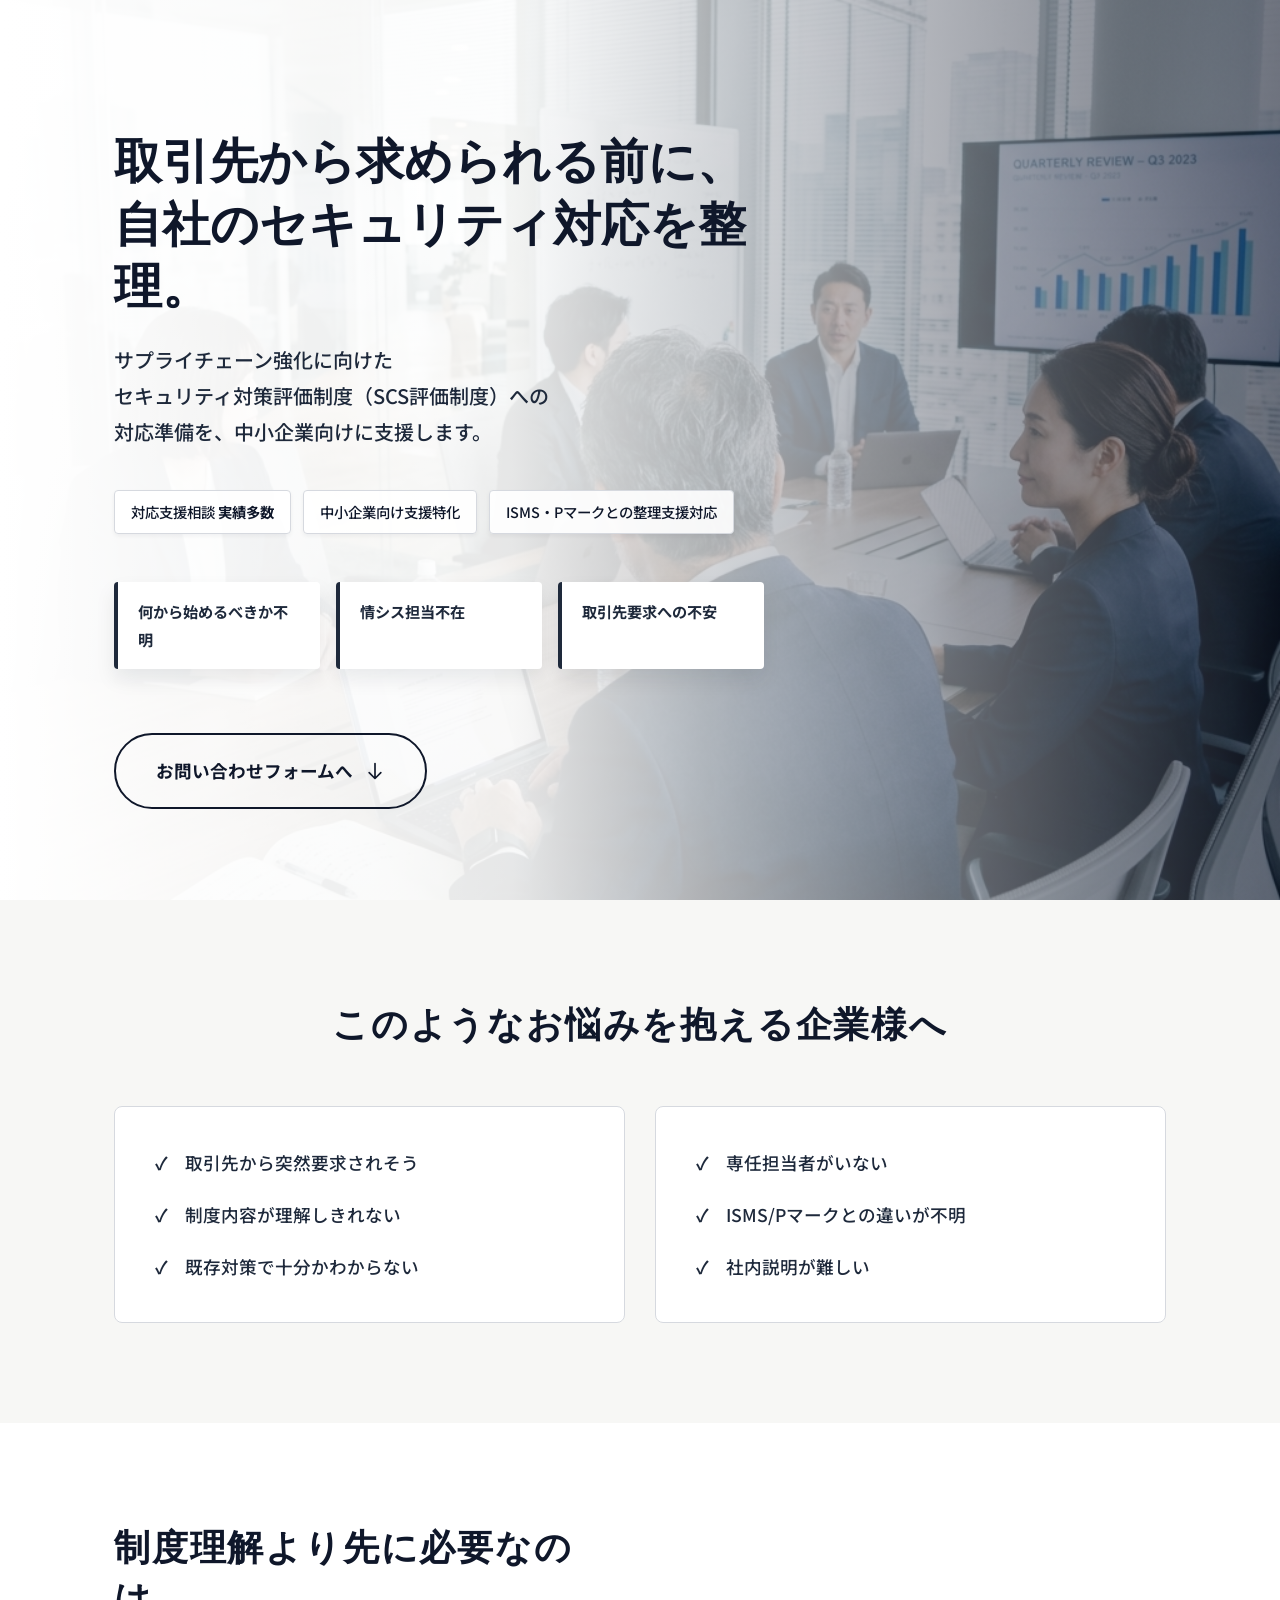
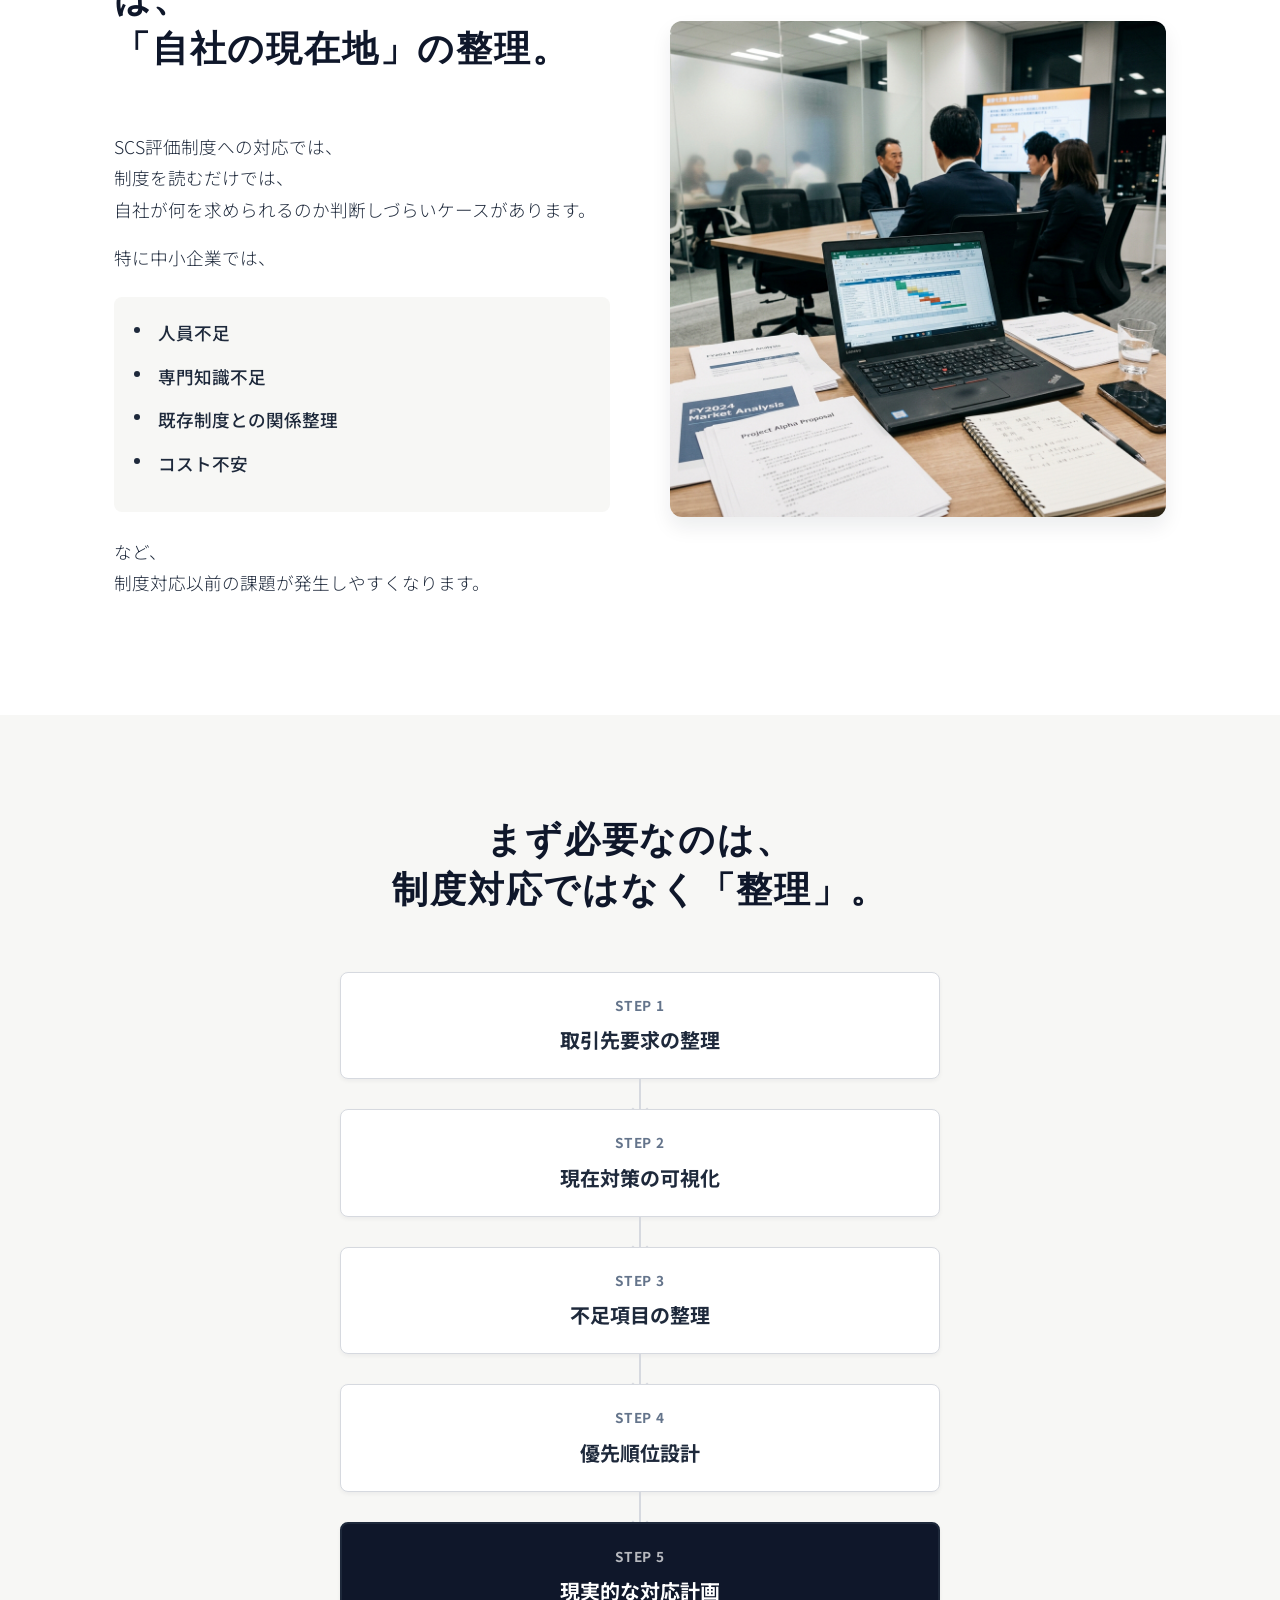
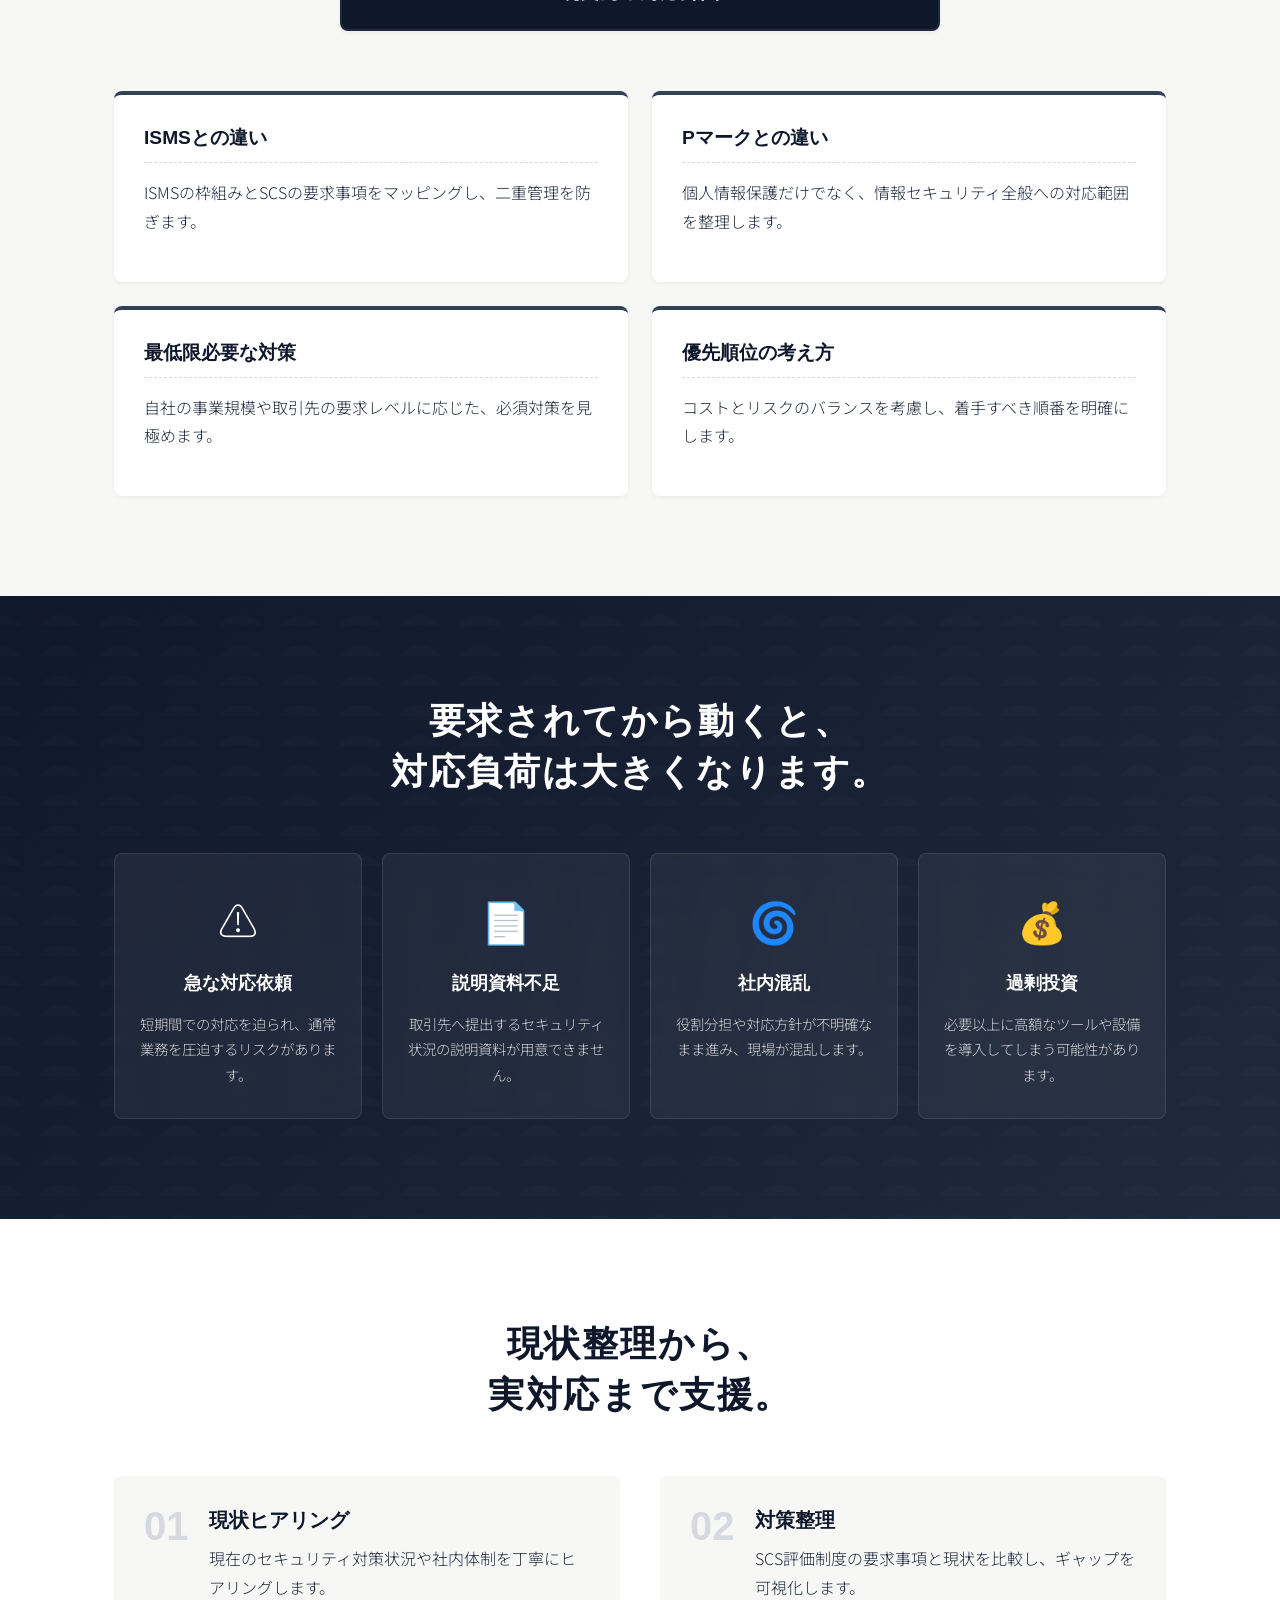
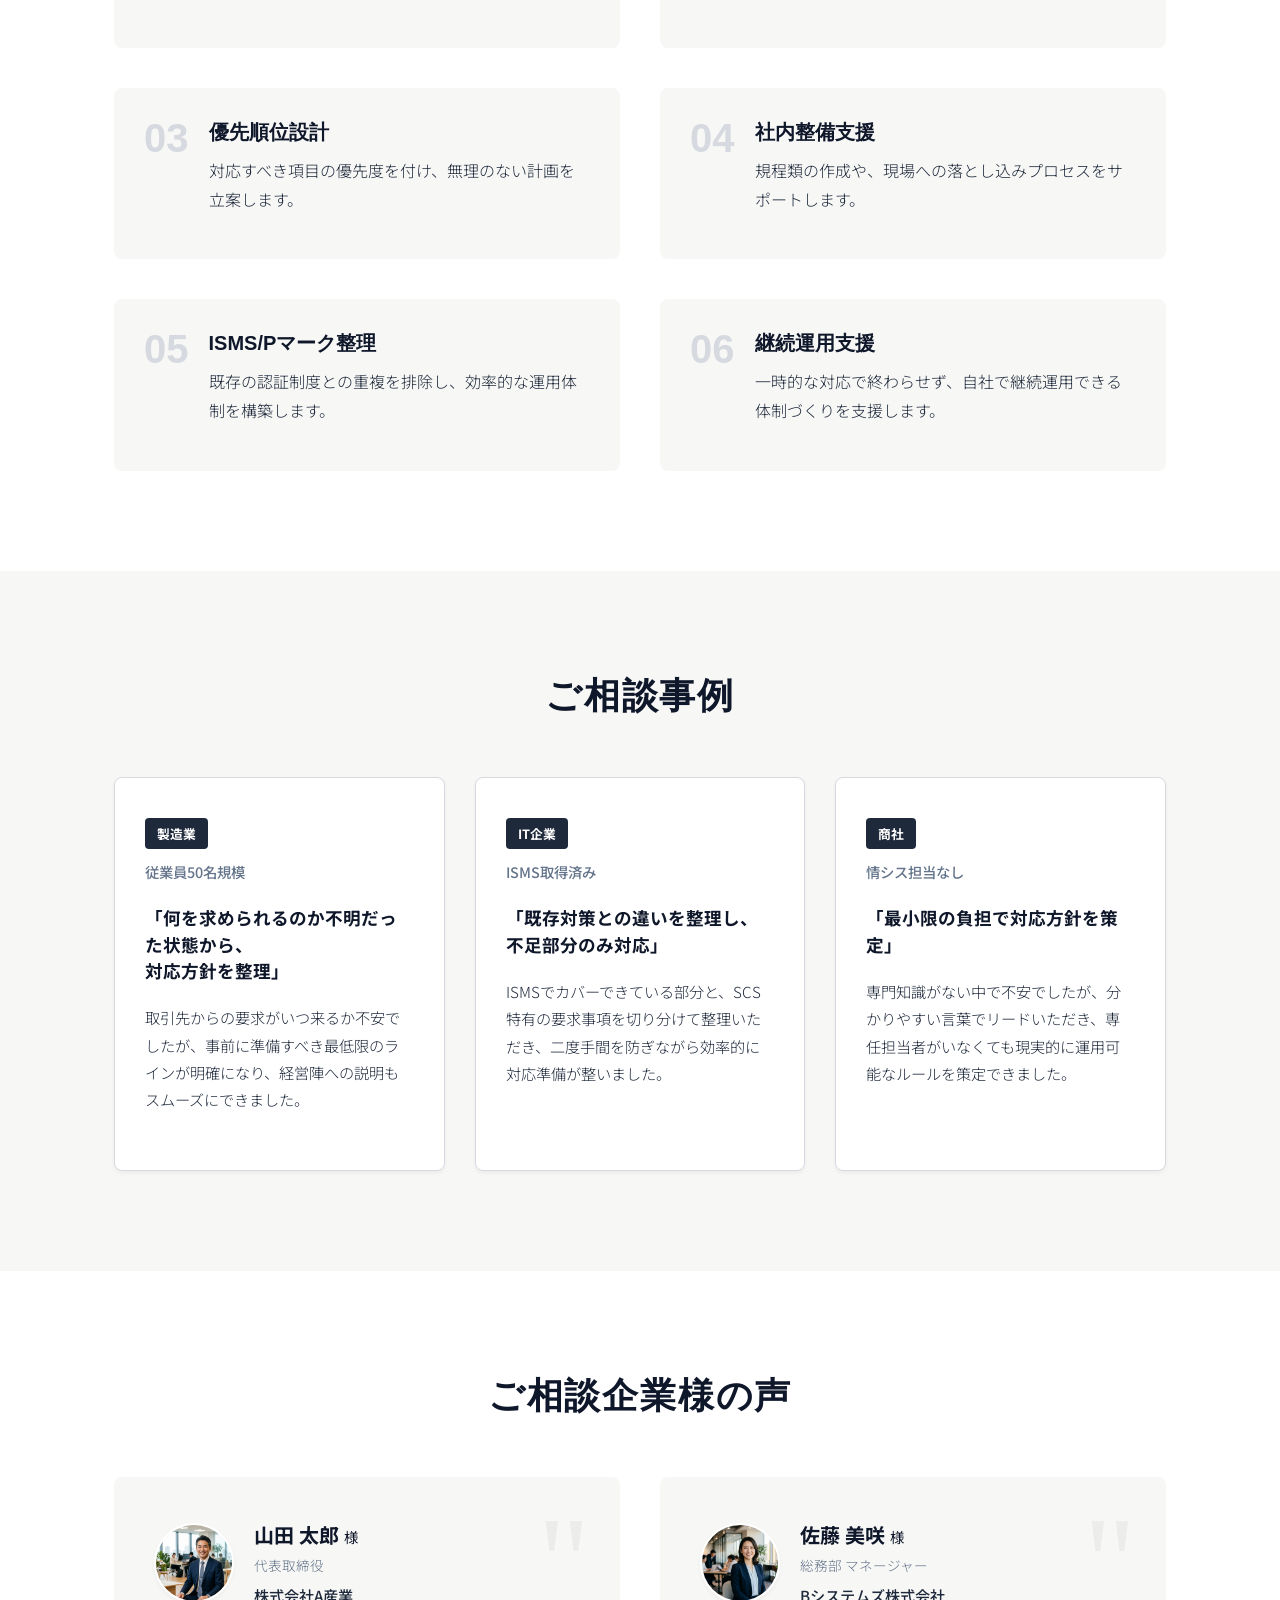
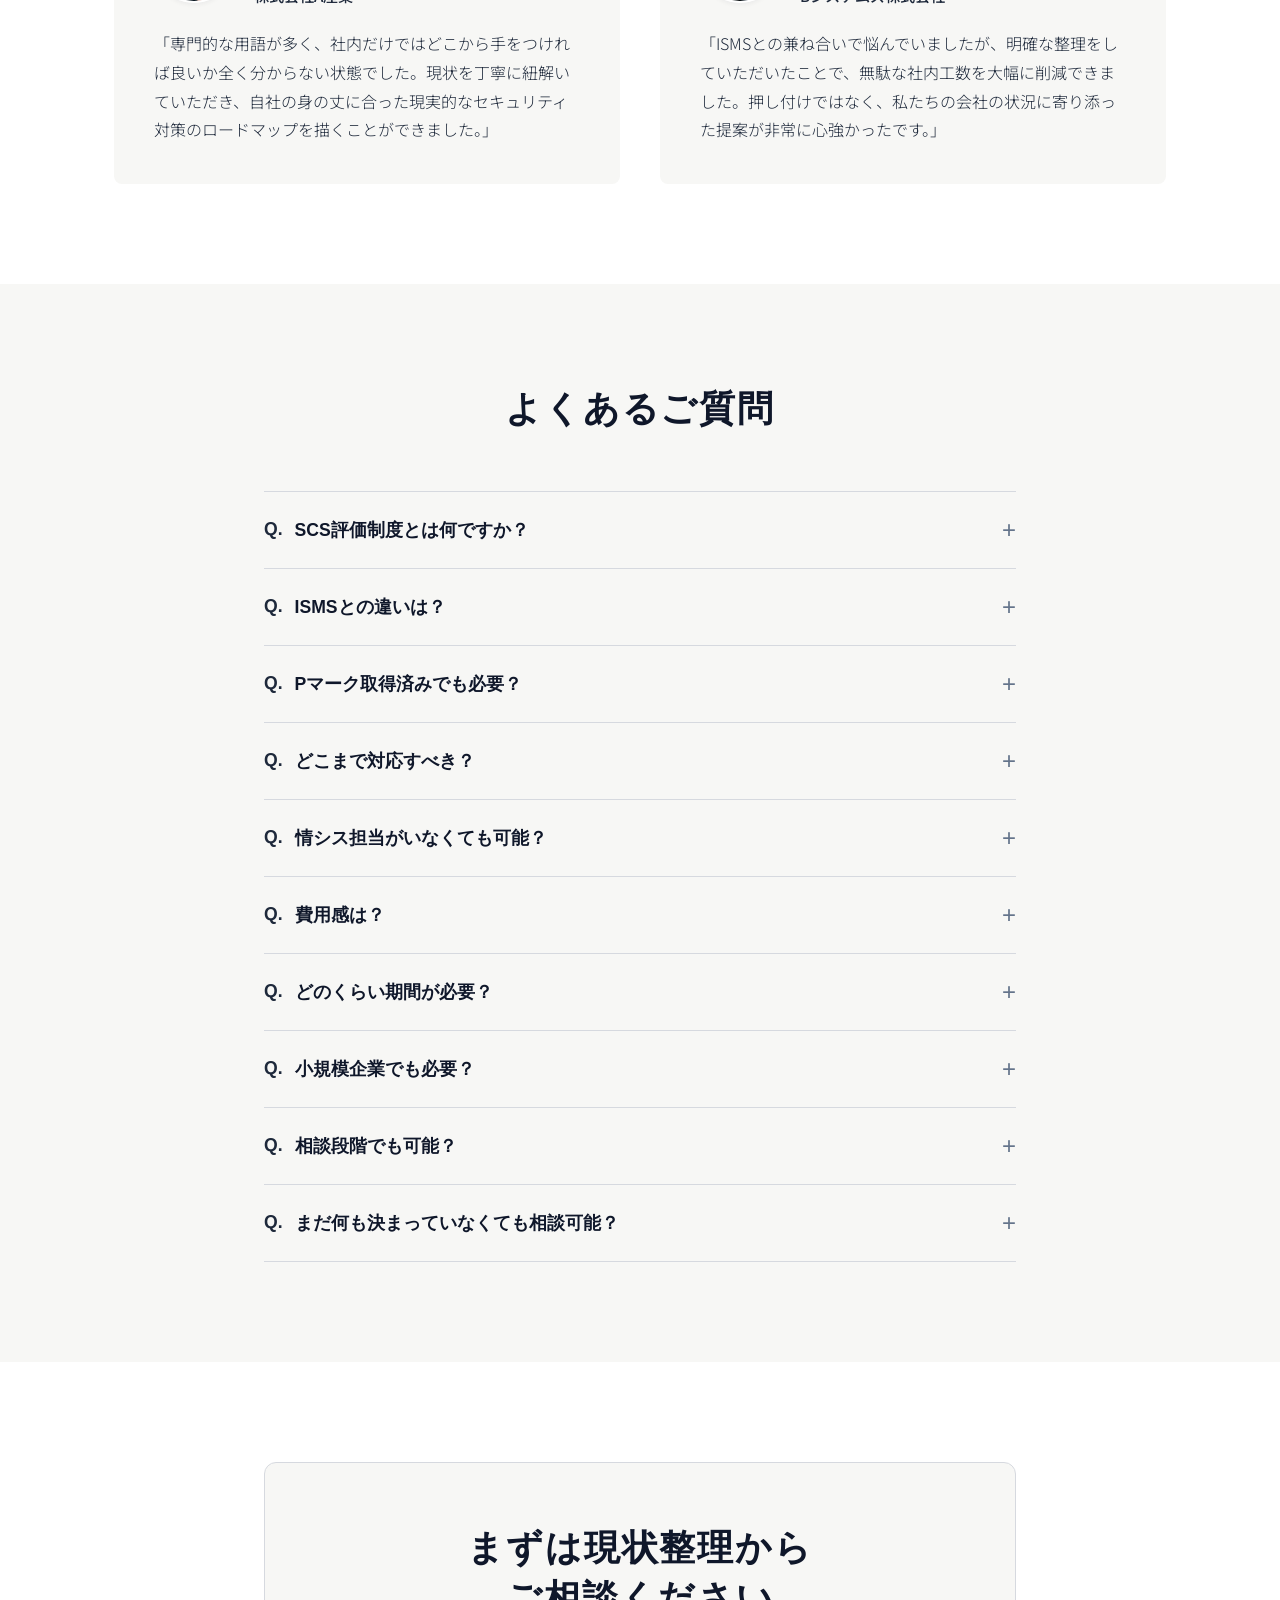
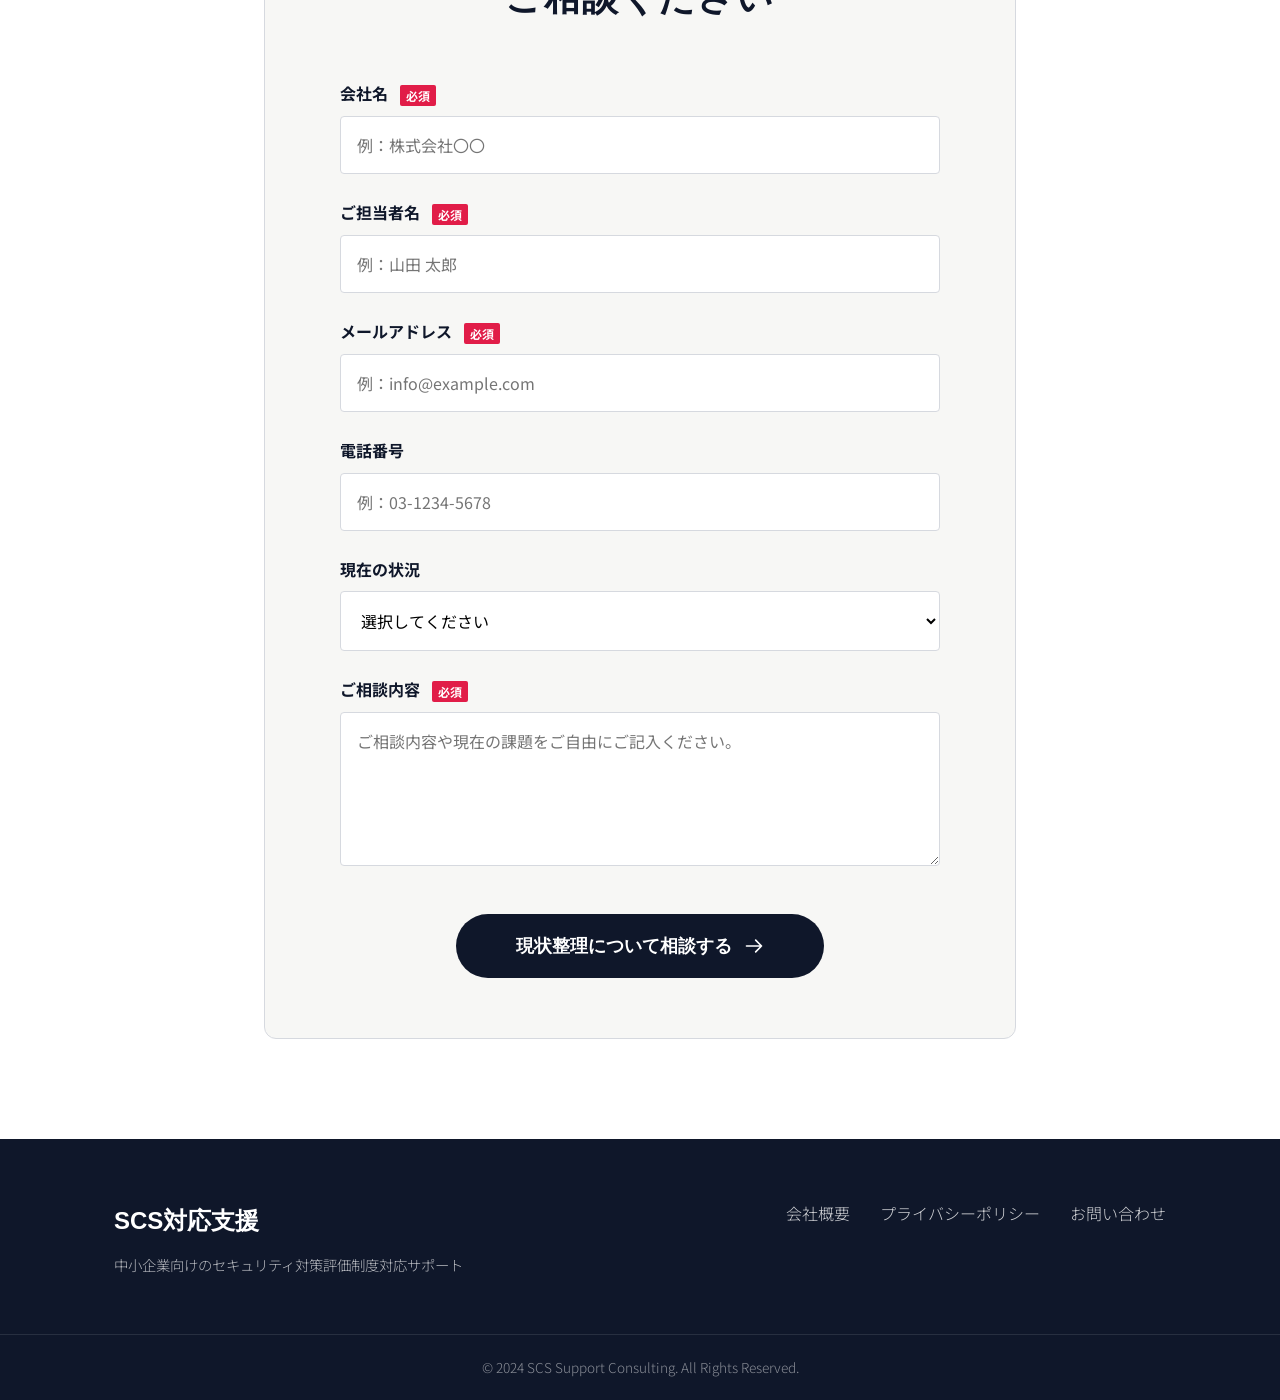
<file: backup/index.html>
<!DOCTYPE html>
<html lang="ja">
<head>
    <meta charset="UTF-8">
    <meta name="viewport" content="width=device-width, initial-scale=1.0">
    <title>SCS評価制度対応支援 | サプライチェーン強化に向けたセキュリティ対策評価制度</title>
    <meta name="description" content="取引先から求められる前に、自社のセキュリティ対応を整理。サプライチェーン強化に向けたセキュリティ対策評価制度（SCS評価制度）への対応準備を、中小企業向けに支援します。">
    <link rel="preconnect" href="https://fonts.googleapis.com">
    <link rel="preconnect" href="https://fonts.gstatic.com" crossorigin>
    <link href="https://fonts.googleapis.com/css2?family=Noto+Sans+JP:wght@400;500;700&display=swap" rel="stylesheet">
    <link rel="stylesheet" href="./css/style.css">
</head>
<body>
    <!-- 01. ファーストビュー（FV） -->
    <section class="fv-section">
        <div class="fv-bg">
            <div class="fv-overlay"></div>
            <img src="./assets/images/fv_bg.png" alt="オフィスの会議風景" class="fv-image">
        </div>
        <div class="fv-content container">
            <div class="fv-text-wrapper animate-fade-in-up">
                <h1 class="fv-title">
                    取引先から求められる前に、<br>
                    自社のセキュリティ対応を整理。
                </h1>
                <p class="fv-subtitle">
                    サプライチェーン強化に向けた<br>
                    セキュリティ対策評価制度（SCS評価制度）への<br>
                    対応準備を、中小企業向けに支援します。
                </p>
                
                <div class="fv-achievements">
                    <span class="achievement-item">対応支援相談 <strong>実績多数</strong></span>
                    <span class="achievement-item">中小企業向け支援特化</span>
                    <span class="achievement-item">ISMS・Pマークとの整理支援対応</span>
                </div>

                <div class="fv-cards">
                    <div class="fv-card">何から始めるべきか不明</div>
                    <div class="fv-card">情シス担当不在</div>
                    <div class="fv-card">取引先要求への不安</div>
                </div>

                <a href="#contact" class="fv-cta-button animate-float">
                    お問い合わせフォームへ
                    <svg class="icon-arrow" viewBox="0 0 24 24" fill="none" stroke="currentColor"><path stroke-linecap="round" stroke-linejoin="round" stroke-width="2" d="M19 14l-7 7m0 0l-7-7m7 7V3"></path></svg>
                </a>
            </div>
        </div>
    </section>

    <!-- 02. Qualify（対象者訴求） -->
    <section class="qualify-section section-padding bg-base">
        <div class="container">
            <h2 class="section-title text-center animate-on-scroll">このようなお悩みを抱える企業様へ</h2>
            <div class="qualify-grid">
                <div class="qualify-card animate-on-scroll">
                    <ul>
                        <li>取引先から突然要求されそう</li>
                        <li>制度内容が理解しきれない</li>
                        <li>既存対策で十分かわからない</li>
                    </ul>
                </div>
                <div class="qualify-card animate-on-scroll">
                    <ul>
                        <li>専任担当者がいない</li>
                        <li>ISMS/Pマークとの違いが不明</li>
                        <li>社内説明が難しい</li>
                    </ul>
                </div>
            </div>
        </div>
    </section>

    <!-- 03. Understand（不安への共感） -->
    <section class="understand-section section-padding bg-white">
        <div class="container understand-container">
            <div class="understand-text animate-on-scroll">
                <h2 class="section-title">
                    制度理解より先に必要なのは、<br>
                    「自社の現在地」の整理。
                </h2>
                <div class="understand-content">
                    <p>SCS評価制度への対応では、<br>
                    制度を読むだけでは、<br>
                    自社が何を求められるのか判断しづらいケースがあります。</p>
                    <p>特に中小企業では、</p>
                    <ul class="check-list">
                        <li>人員不足</li>
                        <li>専門知識不足</li>
                        <li>既存制度との関係整理</li>
                        <li>コスト不安</li>
                    </ul>
                    <p>など、<br>
                    制度対応以前の課題が発生しやすくなります。</p>
                </div>
            </div>
            <div class="understand-image-wrapper animate-on-scroll">
                <img src="./assets/images/understand_bg.png" alt="資料確認風景" class="understand-image">
            </div>
        </div>
    </section>

    <!-- 04. Educate（教育） -->
    <section class="educate-section section-padding bg-base">
        <div class="container">
            <h2 class="section-title text-center animate-on-scroll">まず必要なのは、<br>制度対応ではなく「整理」。</h2>
            
            <div class="flow-container animate-on-scroll">
                <div class="flow-step">
                    <div class="step-number">STEP 1</div>
                    <div class="step-text">取引先要求の整理</div>
                </div>
                <div class="flow-arrow"></div>
                <div class="flow-step">
                    <div class="step-number">STEP 2</div>
                    <div class="step-text">現在対策の可視化</div>
                </div>
                <div class="flow-arrow"></div>
                <div class="flow-step">
                    <div class="step-number">STEP 3</div>
                    <div class="step-text">不足項目の整理</div>
                </div>
                <div class="flow-arrow"></div>
                <div class="flow-step">
                    <div class="step-number">STEP 4</div>
                    <div class="step-text">優先順位設計</div>
                </div>
                <div class="flow-arrow"></div>
                <div class="flow-step highlight">
                    <div class="step-number">STEP 5</div>
                    <div class="step-text">現実的な対応計画</div>
                </div>
            </div>

            <div class="educate-cards-grid animate-on-scroll">
                <div class="educate-card">
                    <h3>ISMSとの違い</h3>
                    <p>ISMSの枠組みとSCSの要求事項をマッピングし、二重管理を防ぎます。</p>
                </div>
                <div class="educate-card">
                    <h3>Pマークとの違い</h3>
                    <p>個人情報保護だけでなく、情報セキュリティ全般への対応範囲を整理します。</p>
                </div>
                <div class="educate-card">
                    <h3>最低限必要な対策</h3>
                    <p>自社の事業規模や取引先の要求レベルに応じた、必須対策を見極めます。</p>
                </div>
                <div class="educate-card">
                    <h3>優先順位の考え方</h3>
                    <p>コストとリスクのバランスを考慮し、着手すべき順番を明確にします。</p>
                </div>
            </div>
        </div>
    </section>

    <!-- 05. Stimulate（必要性訴求） -->
    <section class="stimulate-section section-padding theme-dark">
        <div class="noise-overlay"></div>
        <div class="seigaiha-pattern"></div>
        <div class="container relative-z">
            <h2 class="section-title text-center animate-on-scroll text-white">要求されてから動くと、<br>対応負荷は大きくなります。</h2>
            
            <div class="risk-cards-grid animate-on-scroll">
                <div class="risk-card">
                    <div class="risk-icon">⚠️</div>
                    <h3>急な対応依頼</h3>
                    <p>短期間での対応を迫られ、通常業務を圧迫するリスクがあります。</p>
                </div>
                <div class="risk-card">
                    <div class="risk-icon">📄</div>
                    <h3>説明資料不足</h3>
                    <p>取引先へ提出するセキュリティ状況の説明資料が用意できません。</p>
                </div>
                <div class="risk-card">
                    <div class="risk-icon">🌀</div>
                    <h3>社内混乱</h3>
                    <p>役割分担や対応方針が不明確なまま進み、現場が混乱します。</p>
                </div>
                <div class="risk-card">
                    <div class="risk-icon">💰</div>
                    <h3>過剰投資</h3>
                    <p>必要以上に高額なツールや設備を導入してしまう可能性があります。</p>
                </div>
            </div>
        </div>
    </section>

    <!-- 06. サービス内容 -->
    <section class="service-section section-padding bg-white">
        <div class="container">
            <h2 class="section-title text-center animate-on-scroll">現状整理から、<br>実対応まで支援。</h2>
            
            <div class="service-list animate-on-scroll">
                <div class="service-item">
                    <div class="service-number">01</div>
                    <div class="service-content">
                        <h3>現状ヒアリング</h3>
                        <p>現在のセキュリティ対策状況や社内体制を丁寧にヒアリングします。</p>
                    </div>
                </div>
                <div class="service-item">
                    <div class="service-number">02</div>
                    <div class="service-content">
                        <h3>対策整理</h3>
                        <p>SCS評価制度の要求事項と現状を比較し、ギャップを可視化します。</p>
                    </div>
                </div>
                <div class="service-item">
                    <div class="service-number">03</div>
                    <div class="service-content">
                        <h3>優先順位設計</h3>
                        <p>対応すべき項目の優先度を付け、無理のない計画を立案します。</p>
                    </div>
                </div>
                <div class="service-item">
                    <div class="service-number">04</div>
                    <div class="service-content">
                        <h3>社内整備支援</h3>
                        <p>規程類の作成や、現場への落とし込みプロセスをサポートします。</p>
                    </div>
                </div>
                <div class="service-item">
                    <div class="service-number">05</div>
                    <div class="service-content">
                        <h3>ISMS/Pマーク整理</h3>
                        <p>既存の認証制度との重複を排除し、効率的な運用体制を構築します。</p>
                    </div>
                </div>
                <div class="service-item">
                    <div class="service-number">06</div>
                    <div class="service-content">
                        <h3>継続運用支援</h3>
                        <p>一時的な対応で終わらせず、自社で継続運用できる体制づくりを支援します。</p>
                    </div>
                </div>
            </div>
        </div>
    </section>

    <!-- 07. 導入事例 -->
    <section class="case-section section-padding bg-base">
        <div class="container">
            <h2 class="section-title text-center animate-on-scroll">ご相談事例</h2>
            
            <div class="case-grid animate-on-scroll">
                <div class="case-card">
                    <div class="case-badge">製造業</div>
                    <div class="case-scale">従業員50名規模</div>
                    <div class="case-quote">「何を求められるのか不明だった状態から、<br>対応方針を整理」</div>
                    <p class="case-desc">取引先からの要求がいつ来るか不安でしたが、事前に準備すべき最低限のラインが明確になり、経営陣への説明もスムーズにできました。</p>
                </div>
                <div class="case-card">
                    <div class="case-badge">IT企業</div>
                    <div class="case-scale">ISMS取得済み</div>
                    <div class="case-quote">「既存対策との違いを整理し、<br>不足部分のみ対応」</div>
                    <p class="case-desc">ISMSでカバーできている部分と、SCS特有の要求事項を切り分けて整理いただき、二度手間を防ぎながら効率的に対応準備が整いました。</p>
                </div>
                <div class="case-card">
                    <div class="case-badge">商社</div>
                    <div class="case-scale">情シス担当なし</div>
                    <div class="case-quote">「最小限の負担で対応方針を策定」</div>
                    <p class="case-desc">専門知識がない中で不安でしたが、分かりやすい言葉でリードいただき、専任担当者がいなくても現実的に運用可能なルールを策定できました。</p>
                </div>
            </div>
        </div>
    </section>

    <!-- 08. お客様の声 -->
    <section class="voice-section section-padding bg-white">
        <div class="container">
            <h2 class="section-title text-center animate-on-scroll">ご相談企業様の声</h2>
            
            <div class="voice-grid animate-on-scroll">
                <div class="voice-card">
                    <div class="voice-header">
                        <img src="./assets/images/customer1.png" alt="お客様" class="voice-img">
                        <div class="voice-info">
                            <div class="voice-name">山田 太郎 <span>様</span></div>
                            <div class="voice-role">代表取締役</div>
                            <div class="voice-company">株式会社A産業</div>
                        </div>
                    </div>
                    <div class="voice-body">
                        「専門的な用語が多く、社内だけではどこから手をつければ良いか全く分からない状態でした。現状を丁寧に紐解いていただき、自社の身の丈に合った現実的なセキュリティ対策のロードマップを描くことができました。」
                    </div>
                </div>
                <div class="voice-card">
                    <div class="voice-header">
                        <img src="./assets/images/customer2.png" alt="お客様" class="voice-img">
                        <div class="voice-info">
                            <div class="voice-name">佐藤 美咲 <span>様</span></div>
                            <div class="voice-role">総務部 マネージャー</div>
                            <div class="voice-company">Bシステムズ株式会社</div>
                        </div>
                    </div>
                    <div class="voice-body">
                        「ISMSとの兼ね合いで悩んでいましたが、明確な整理をしていただいたことで、無駄な社内工数を大幅に削減できました。押し付けではなく、私たちの会社の状況に寄り添った提案が非常に心強かったです。」
                    </div>
                </div>
            </div>
        </div>
    </section>

    <!-- 09. FAQ -->
    <section class="faq-section section-padding bg-base">
        <div class="container max-w-narrow">
            <h2 class="section-title text-center animate-on-scroll">よくあるご質問</h2>
            
            <div class="faq-accordion animate-on-scroll">
                <!-- Q1 -->
                <div class="faq-item">
                    <button class="faq-question">
                        <span class="q-icon">Q.</span>
                        <span class="q-text">SCS評価制度とは何ですか？</span>
                        <span class="toggle-icon">+</span>
                    </button>
                    <div class="faq-answer">
                        <div class="answer-inner">
                            <span class="a-icon">A.</span>
                            <p>サプライチェーン全体でのサイバーセキュリティ対策を強化するために、企業のセキュリティ対策状況を可視化・評価する仕組みです。大企業から中小企業まで、取引要件として求められるケースが増加しています。</p>
                        </div>
                    </div>
                </div>
                <!-- Q2 -->
                <div class="faq-item">
                    <button class="faq-question">
                        <span class="q-icon">Q.</span>
                        <span class="q-text">ISMSとの違いは？</span>
                        <span class="toggle-icon">+</span>
                    </button>
                    <div class="faq-answer">
                        <div class="answer-inner">
                            <span class="a-icon">A.</span>
                            <p>ISMSが組織のマネジメントシステム全体を認証するのに対し、SCSは具体的な対策状況のスコアリングや自己評価に重点が置かれる傾向があります。目的は似ていますが、要求される粒度や報告形式が異なる場合があります。</p>
                        </div>
                    </div>
                </div>
                <!-- Q3 -->
                <div class="faq-item">
                    <button class="faq-question">
                        <span class="q-icon">Q.</span>
                        <span class="q-text">Pマーク取得済みでも必要？</span>
                        <span class="toggle-icon">+</span>
                    </button>
                    <div class="faq-answer">
                        <div class="answer-inner">
                            <span class="a-icon">A.</span>
                            <p>はい。Pマークは個人情報保護に特化していますが、SCSは事業継続やサイバー攻撃への対策など、より広範な情報セキュリティ全般を対象としているため、追加での確認・整理が必要になります。</p>
                        </div>
                    </div>
                </div>
                <!-- Q4 -->
                <div class="faq-item">
                    <button class="faq-question">
                        <span class="q-icon">Q.</span>
                        <span class="q-text">どこまで対応すべき？</span>
                        <span class="toggle-icon">+</span>
                    </button>
                    <div class="faq-answer">
                        <div class="answer-inner">
                            <span class="a-icon">A.</span>
                            <p>企業の事業内容、保有する情報の重要度、取引先の要求レベルによって異なります。私たちは、過剰投資にならないよう、御社にとって「適切なライン」を見極める支援を行っています。</p>
                        </div>
                    </div>
                </div>
                <!-- Q5 -->
                <div class="faq-item">
                    <button class="faq-question">
                        <span class="q-icon">Q.</span>
                        <span class="q-text">情シス担当がいなくても可能？</span>
                        <span class="toggle-icon">+</span>
                    </button>
                    <div class="faq-answer">
                        <div class="answer-inner">
                            <span class="a-icon">A.</span>
                            <p>可能です。専門的な知識がなくても理解できるよう、分かりやすい言葉でサポートします。必要に応じて社内体制の構築もアドバイスいたします。</p>
                        </div>
                    </div>
                </div>
                <!-- Q6 -->
                <div class="faq-item">
                    <button class="faq-question">
                        <span class="q-icon">Q.</span>
                        <span class="q-text">費用感は？</span>
                        <span class="toggle-icon">+</span>
                    </button>
                    <div class="faq-answer">
                        <div class="answer-inner">
                            <span class="a-icon">A.</span>
                            <p>支援内容（現状整理のみか、規程整備や運用支援まで含むか）によって異なります。まずは無料相談で現状をお伺いし、お見積りを提示させていただきます。</p>
                        </div>
                    </div>
                </div>
                <!-- Q7 -->
                <div class="faq-item">
                    <button class="faq-question">
                        <span class="q-icon">Q.</span>
                        <span class="q-text">どのくらい期間が必要？</span>
                        <span class="toggle-icon">+</span>
                    </button>
                    <div class="faq-answer">
                        <div class="answer-inner">
                            <span class="a-icon">A.</span>
                            <p>現状整理とロードマップ策定であれば約1〜2ヶ月、社内規程の整備や実運用支援まで含めると3〜6ヶ月程度が目安となります。</p>
                        </div>
                    </div>
                </div>
                <!-- Q8 -->
                <div class="faq-item">
                    <button class="faq-question">
                        <span class="q-icon">Q.</span>
                        <span class="q-text">小規模企業でも必要？</span>
                        <span class="toggle-icon">+</span>
                    </button>
                    <div class="faq-answer">
                        <div class="answer-inner">
                            <span class="a-icon">A.</span>
                            <p>はい。サプライチェーンの一部として機能している以上、企業規模に関わらずセキュリティ対策は求められます。小規模企業には、身の丈に合った対策をご提案します。</p>
                        </div>
                    </div>
                </div>
                <!-- Q9 -->
                <div class="faq-item">
                    <button class="faq-question">
                        <span class="q-icon">Q.</span>
                        <span class="q-text">相談段階でも可能？</span>
                        <span class="toggle-icon">+</span>
                    </button>
                    <div class="faq-answer">
                        <div class="answer-inner">
                            <span class="a-icon">A.</span>
                            <p>もちろんです。「何を相談すればいいか分からない」という状態でも構いません。ヒアリングを通じて課題を整理するお手伝いをいたします。</p>
                        </div>
                    </div>
                </div>
                <!-- Q10 -->
                <div class="faq-item">
                    <button class="faq-question">
                        <span class="q-icon">Q.</span>
                        <span class="q-text">まだ何も決まっていなくても相談可能？</span>
                        <span class="toggle-icon">+</span>
                    </button>
                    <div class="faq-answer">
                        <div class="answer-inner">
                            <span class="a-icon">A.</span>
                            <p>大歓迎です。取引先から言われる前に事前に情報収集をしておくことで、いざという時に慌てず対応することが可能になります。まずは情報交換からお気軽にご連絡ください。</p>
                        </div>
                    </div>
                </div>
            </div>
        </div>
    </section>

    <!-- 10. 埋め込みフォームCTA -->
    <section id="contact" class="contact-section section-padding bg-white">
        <div class="container max-w-narrow">
            <div class="contact-box animate-on-scroll">
                <h2 class="section-title text-center">まずは現状整理から<br>ご相談ください</h2>
                
                <form class="contact-form">
                    <div class="form-group">
                        <label for="company">会社名 <span class="required">必須</span></label>
                        <input type="text" id="company" name="company" placeholder="例：株式会社〇〇" required>
                    </div>
                    <div class="form-group">
                        <label for="name">ご担当者名 <span class="required">必須</span></label>
                        <input type="text" id="name" name="name" placeholder="例：山田 太郎" required>
                    </div>
                    <div class="form-group">
                        <label for="email">メールアドレス <span class="required">必須</span></label>
                        <input type="email" id="email" name="email" placeholder="例：info@example.com" required>
                    </div>
                    <div class="form-group">
                        <label for="tel">電話番号</label>
                        <input type="tel" id="tel" name="tel" placeholder="例：03-1234-5678">
                    </div>
                    <div class="form-group">
                        <label for="situation">現在の状況</label>
                        <select id="situation" name="situation">
                            <option value="">選択してください</option>
                            <option value="取引先から対応を求められている">取引先から対応を求められている</option>
                            <option value="自発的に準備を進めたい">自発的に準備を進めたい</option>
                            <option value="情報収集段階">情報収集段階</option>
                            <option value="その他">その他</option>
                        </select>
                    </div>
                    <div class="form-group">
                        <label for="message">ご相談内容 <span class="required">必須</span></label>
                        <textarea id="message" name="message" rows="5" placeholder="ご相談内容や現在の課題をご自由にご記入ください。" required></textarea>
                    </div>
                    
                    <div class="form-submit">
                        <button type="submit" class="submit-button">
                            現状整理について相談する
                            <svg viewBox="0 0 24 24" fill="none" stroke="currentColor"><path stroke-linecap="round" stroke-linejoin="round" stroke-width="2" d="M14 5l7 7m0 0l-7 7m7-7H3"></path></svg>
                        </button>
                    </div>
                </form>
            </div>
        </div>
    </section>

    <!-- 11. フッター -->
    <footer class="site-footer theme-dark">
        <div class="container footer-container">
            <div class="footer-info">
                <div class="footer-logo">SCS対応支援</div>
                <p class="footer-desc">中小企業向けのセキュリティ対策評価制度対応サポート</p>
            </div>
            <div class="footer-links">
                <ul>
                    <li><a href="#">会社概要</a></li>
                    <li><a href="#">プライバシーポリシー</a></li>
                    <li><a href="#contact">お問い合わせ</a></li>
                </ul>
            </div>
        </div>
        <div class="footer-bottom">
            <div class="container">
                <p class="copyright">&copy; 2024 SCS Support Consulting. All Rights Reserved.</p>
            </div>
        </div>
    </footer>

    <script src="./js/script.js"></script>
</body>
</html>
</file>
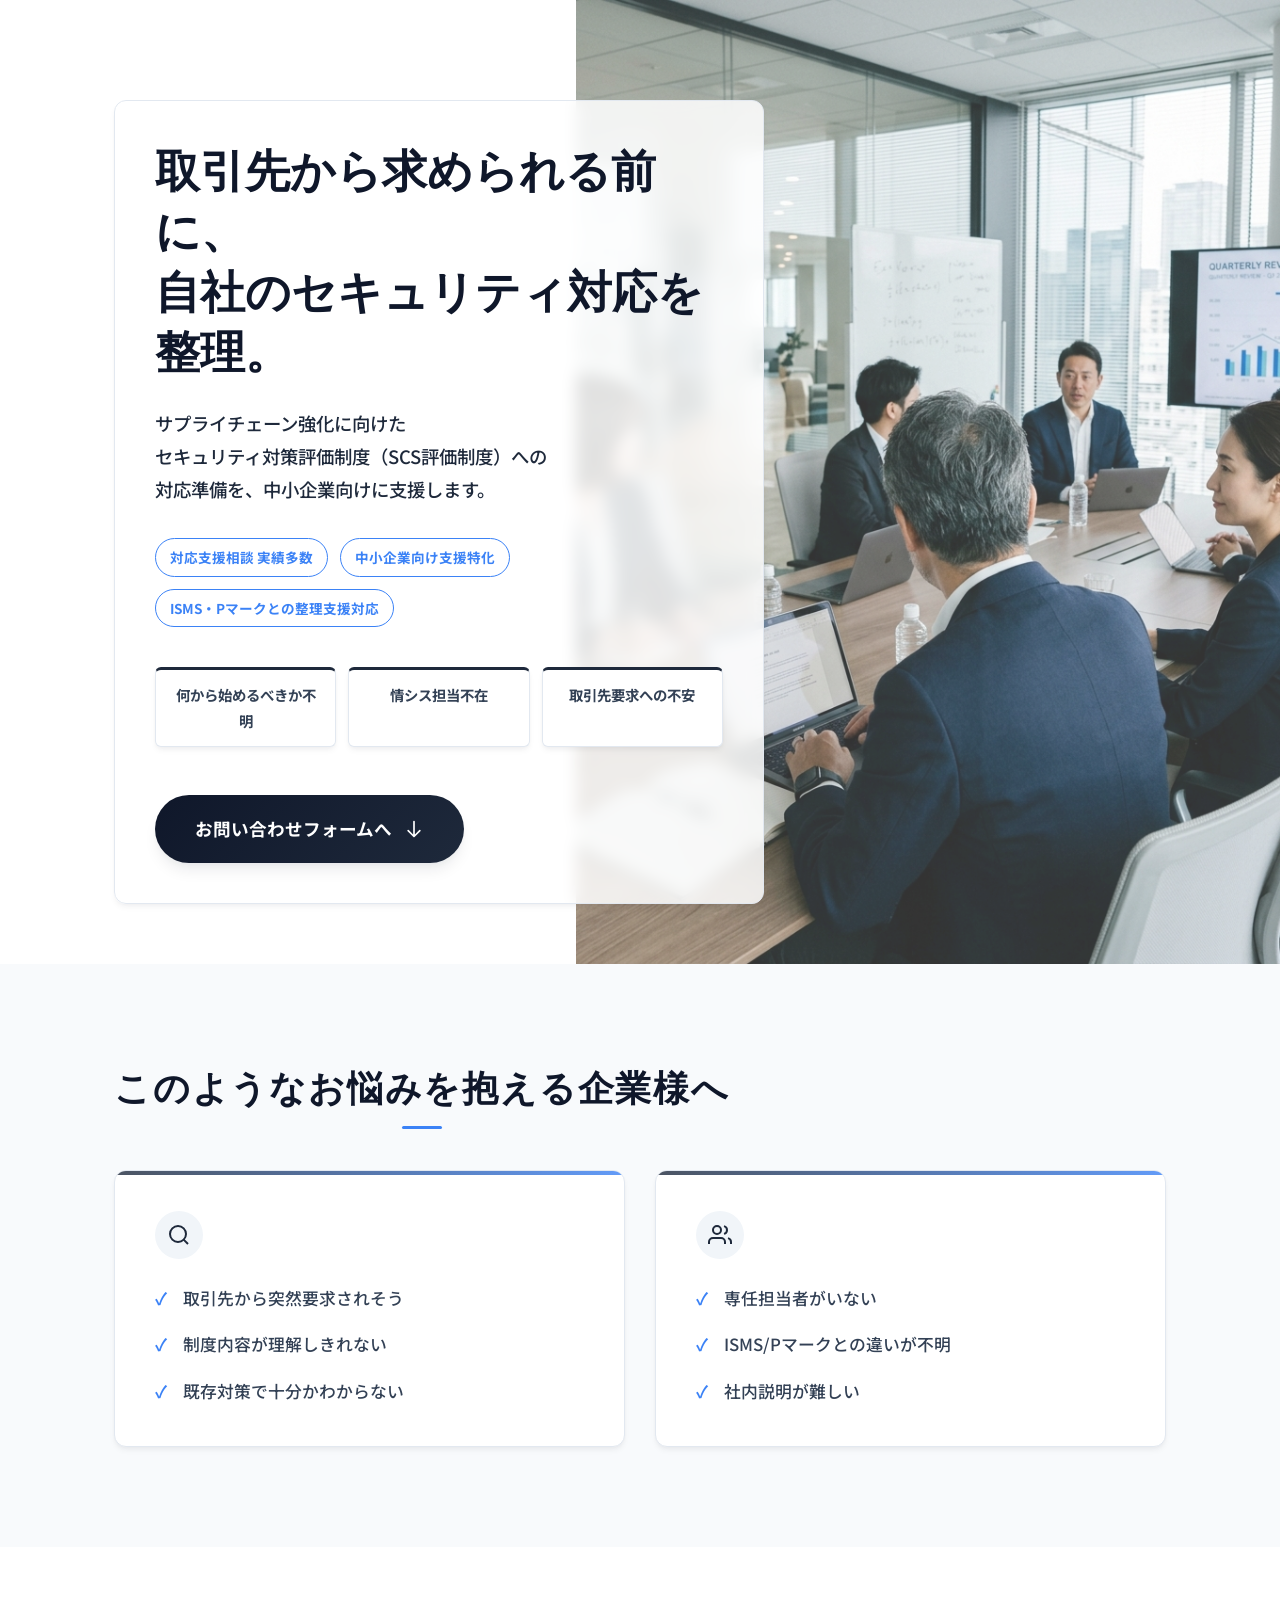
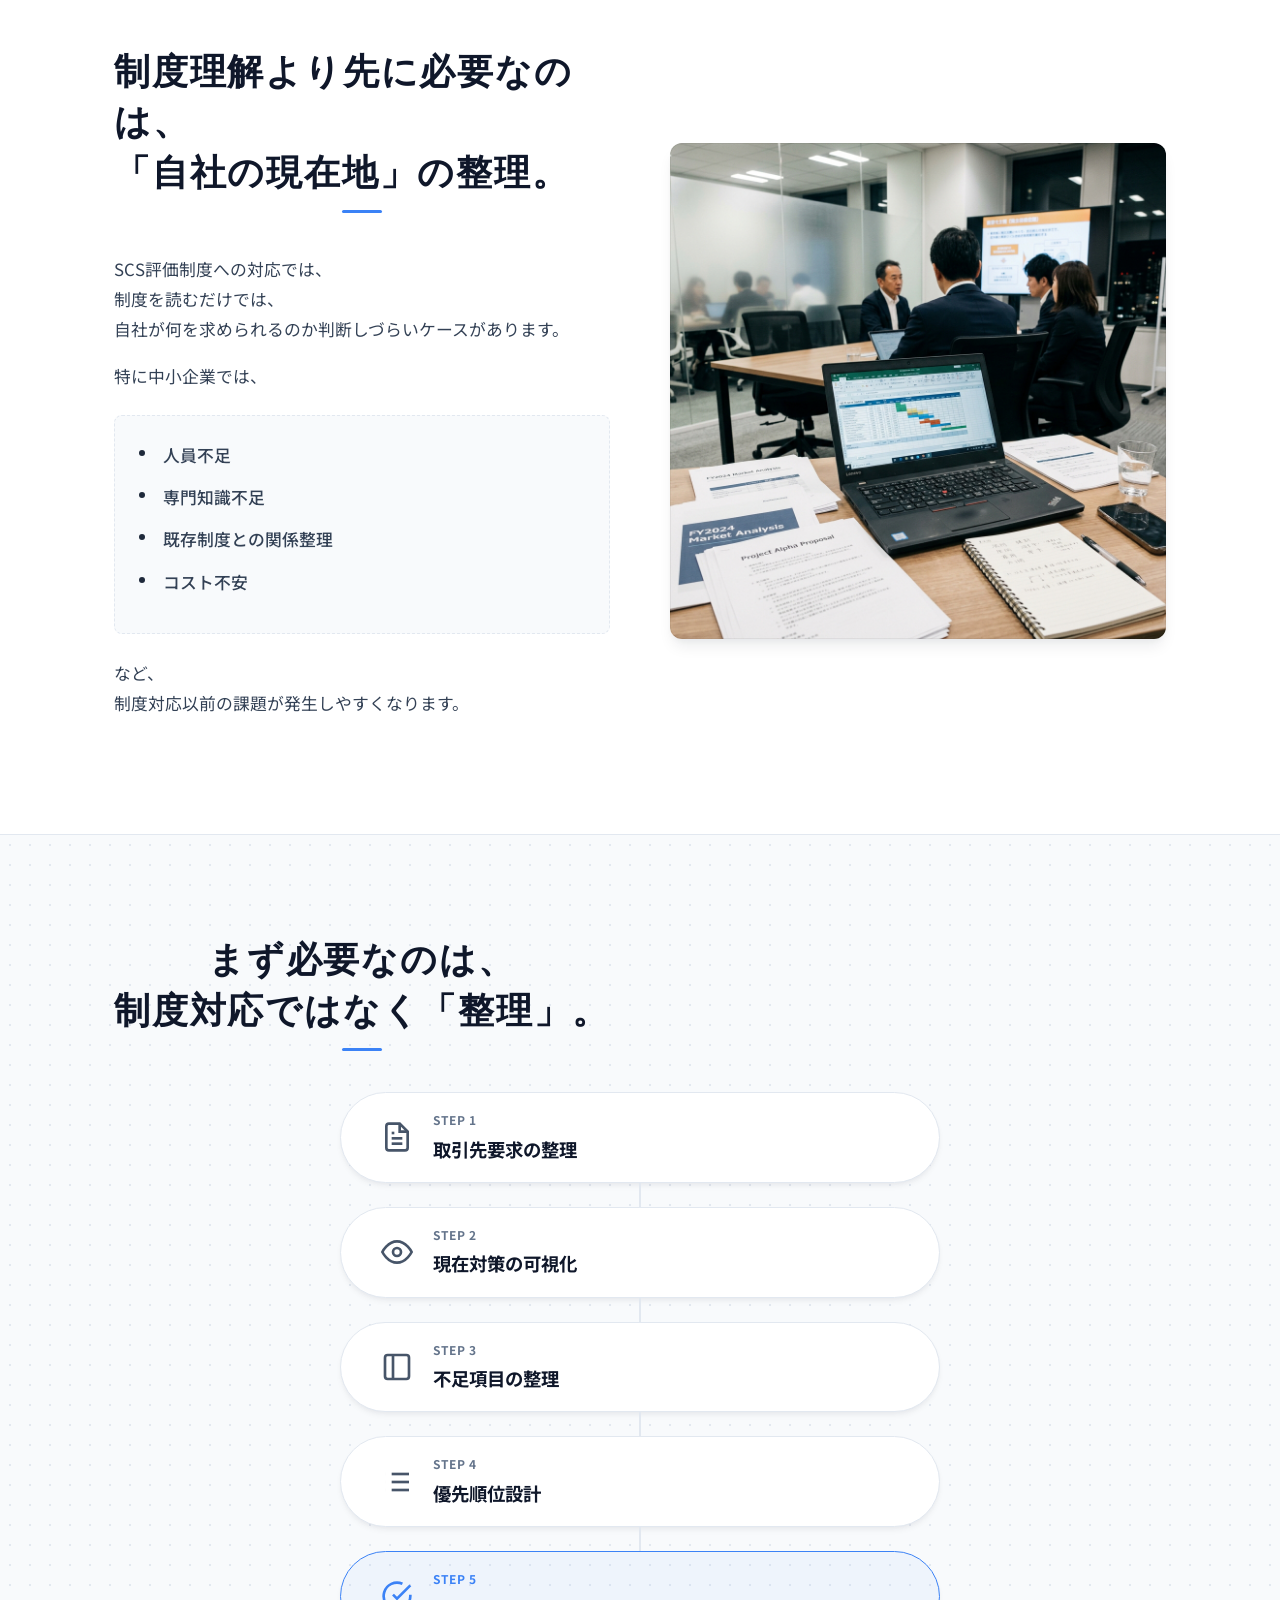
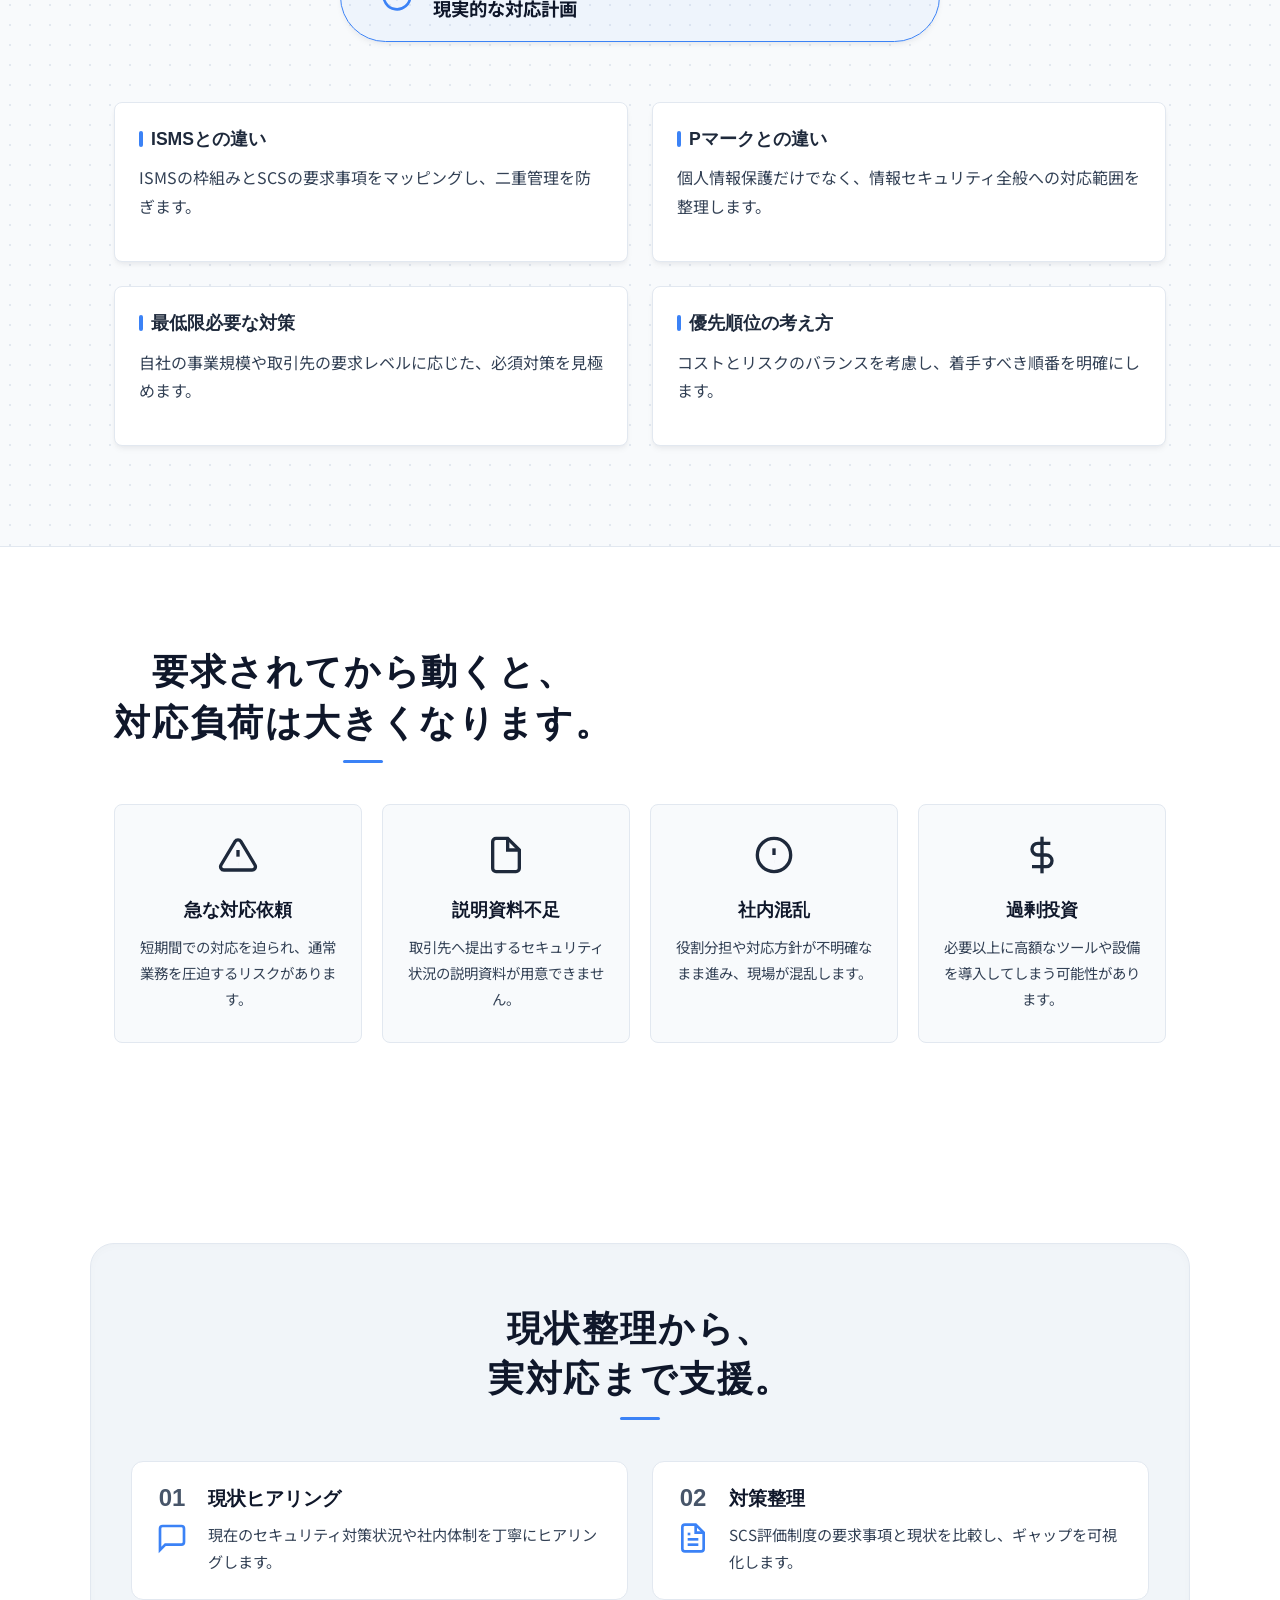
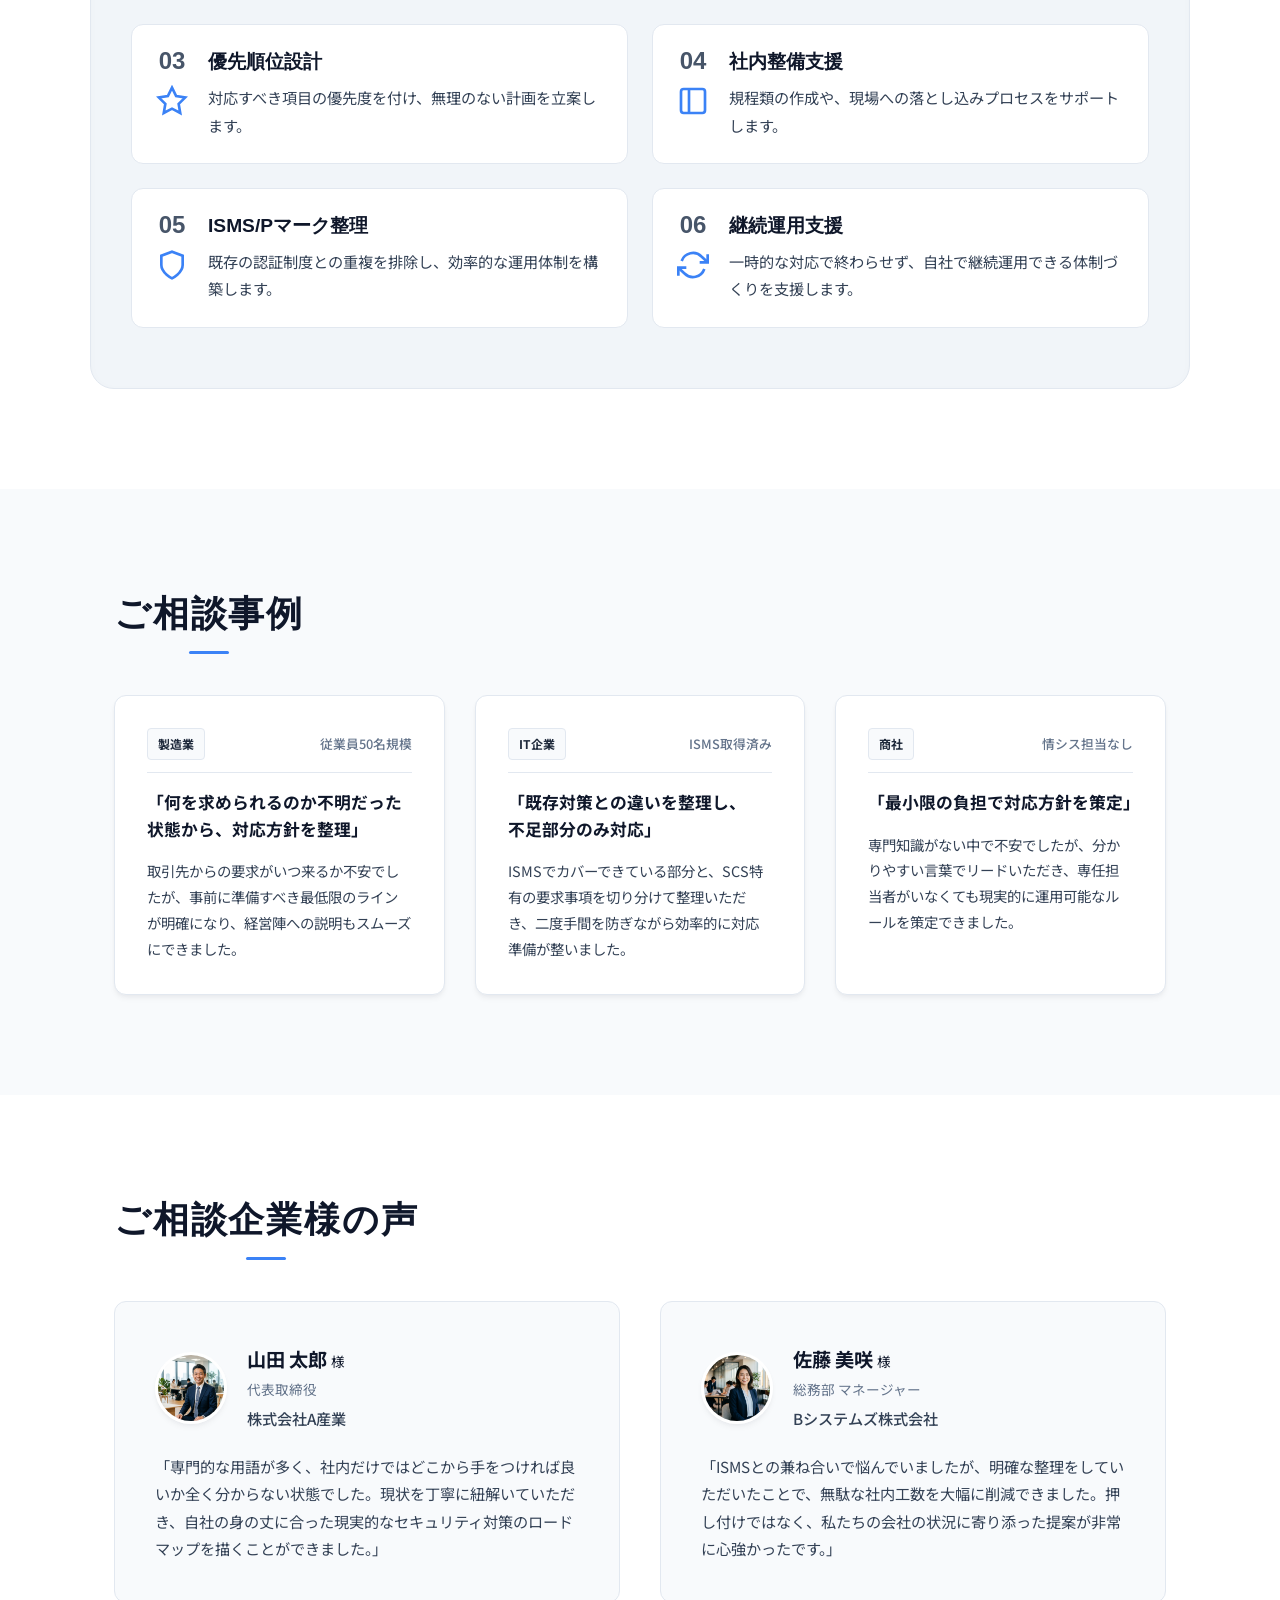
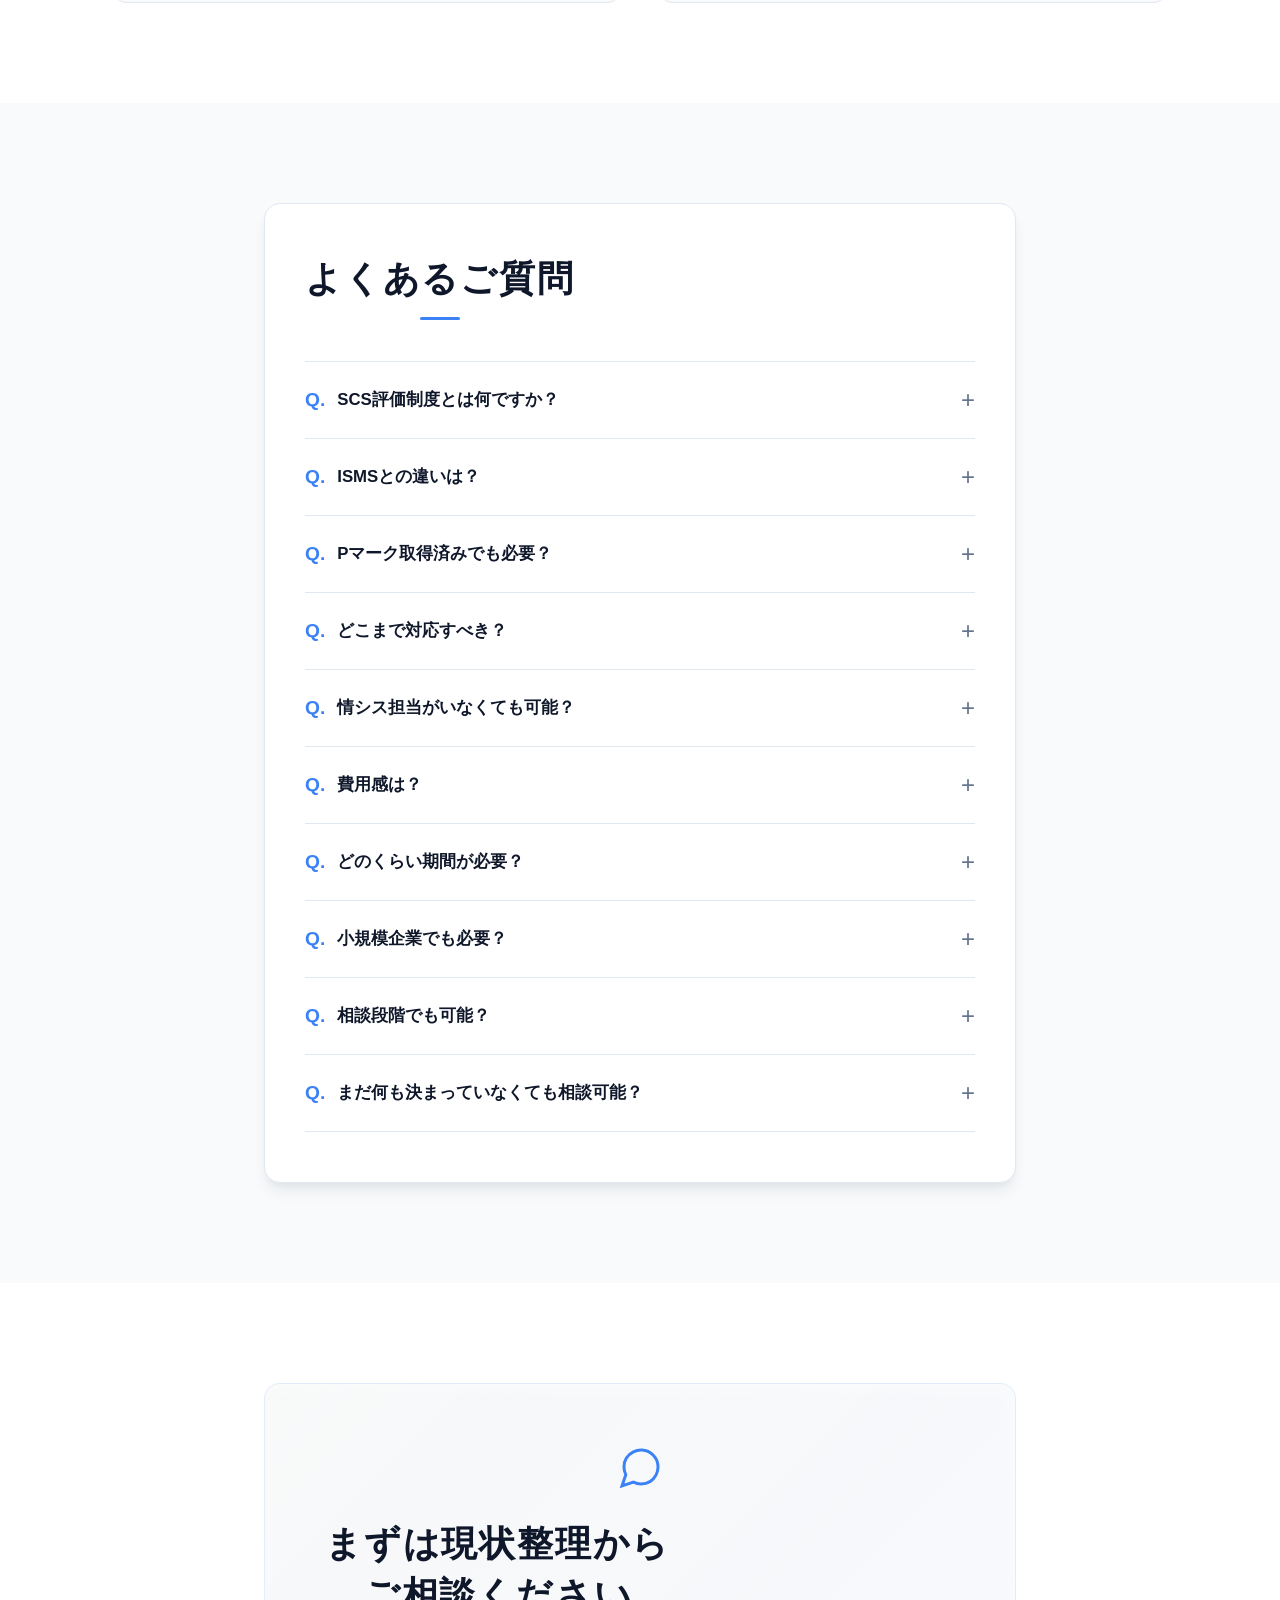
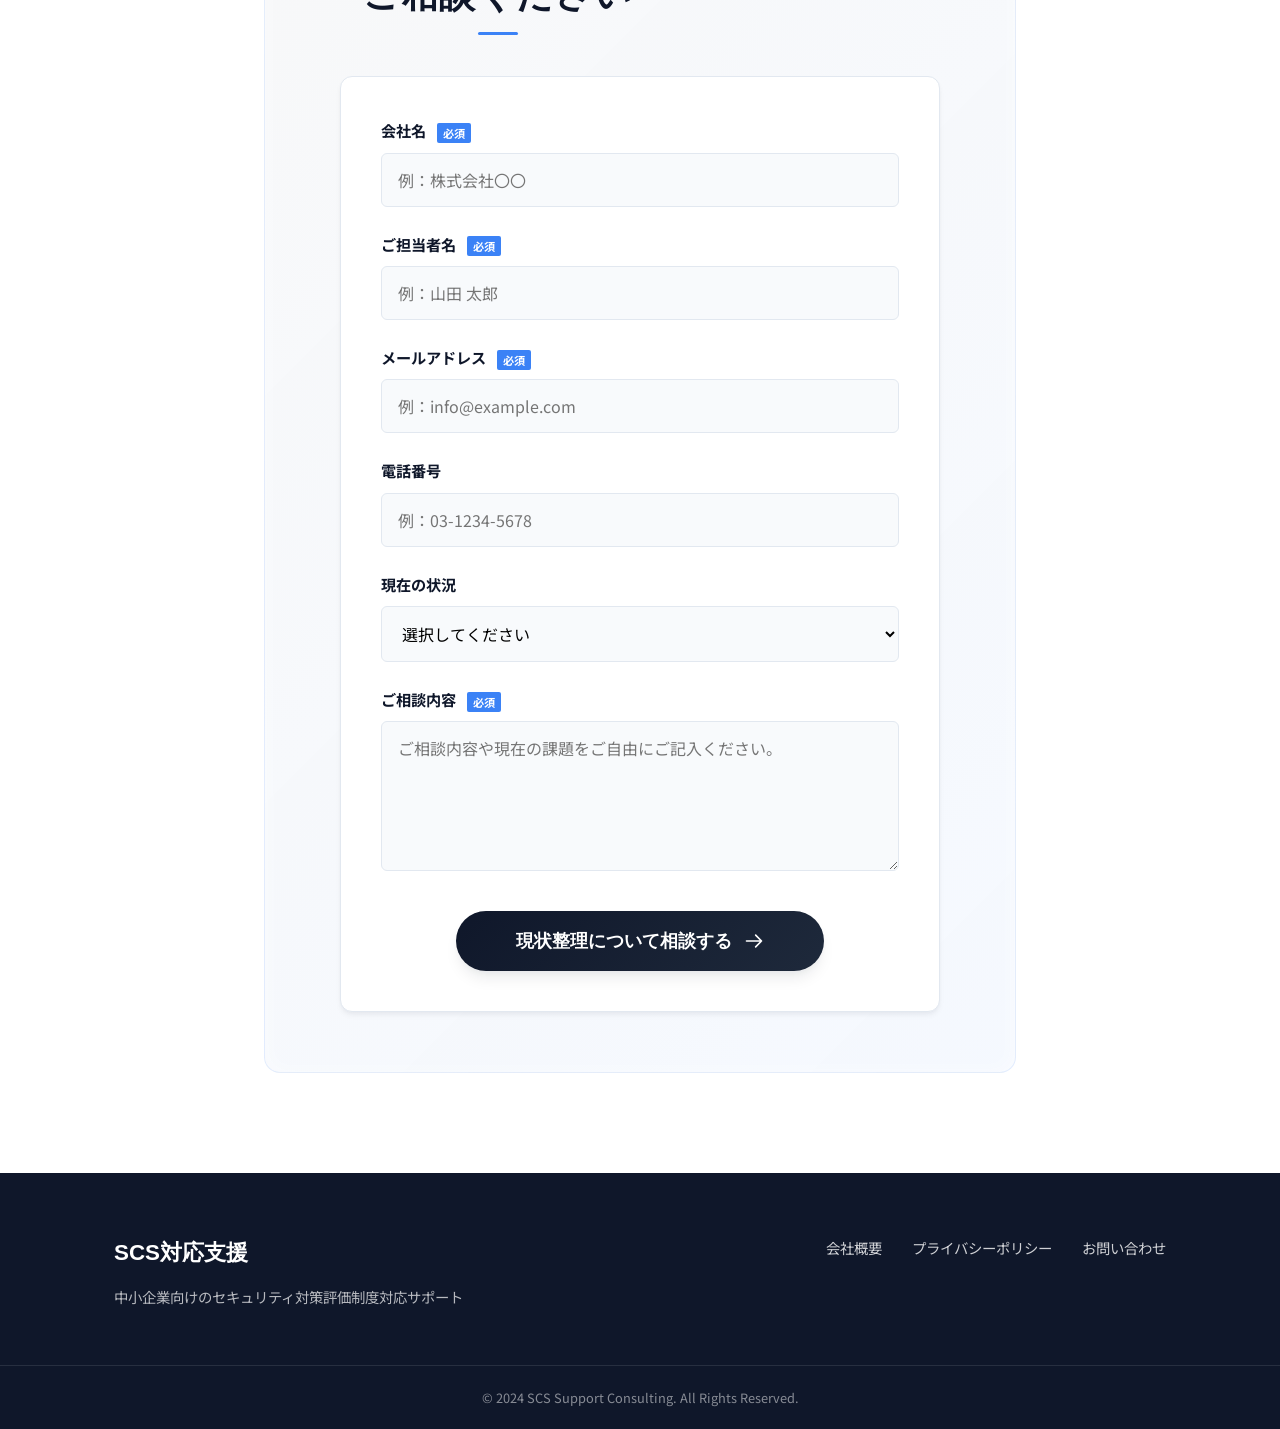
<file: 5.html>
<!DOCTYPE html>
<html lang="ja">
<head>
    <meta charset="UTF-8">
    <meta name="viewport" content="width=device-width, initial-scale=1.0">
    <title>SCS評価制度対応支援 | サプライチェーン強化に向けたセキュリティ対策評価制度</title>
    <meta name="description" content="取引先から求められる前に、自社のセキュリティ対応を整理。サプライチェーン強化に向けたセキュリティ対策評価制度（SCS評価制度）への対応準備を、中小企業向けに支援します。">
    <link rel="preconnect" href="https://fonts.googleapis.com">
    <link rel="preconnect" href="https://fonts.gstatic.com" crossorigin>
    <link href="https://fonts.googleapis.com/css2?family=Noto+Sans+JP:wght@400;500;700&display=swap" rel="stylesheet">
    <link rel="stylesheet" href="./css/5.css">
</head>
<body>
    <!-- 01. ファーストビュー（FV） -->
    <!-- 白基調のFV。画像には白のグラデーションオーバーレイ -->
    <section class="fv-section">
        <div class="fv-bg">
            <div class="fv-overlay"></div>
            <img src="./assets/images/fv_bg.png" alt="オフィスの会議風景" class="fv-image">
        </div>
        <div class="fv-content container">
            <div class="fv-text-wrapper animate-fade-in-up">
                <h1 class="fv-title">
                    取引先から求められる前に、<br>
                    自社のセキュリティ対応を整理。
                </h1>
                <p class="fv-subtitle">
                    サプライチェーン強化に向けた<br>
                    セキュリティ対策評価制度（SCS評価制度）への<br>
                    対応準備を、中小企業向けに支援します。
                </p>
                
                <div class="fv-achievements">
                    <span class="achievement-item">対応支援相談 <strong>実績多数</strong></span>
                    <span class="achievement-item">中小企業向け支援特化</span>
                    <span class="achievement-item">ISMS・Pマークとの整理支援対応</span>
                </div>

                <div class="fv-cards">
                    <div class="fv-card">何から始めるべきか不明</div>
                    <div class="fv-card">情シス担当不在</div>
                    <div class="fv-card">取引先要求への不安</div>
                </div>

                <a href="#contact" class="fv-cta-button animate-float">
                    お問い合わせフォームへ
                    <svg class="icon-arrow" viewBox="0 0 24 24" fill="none" stroke="currentColor"><path stroke-linecap="round" stroke-linejoin="round" stroke-width="2" d="M19 14l-7 7m0 0l-7-7m7 7V3"></path></svg>
                </a>
            </div>
        </div>
    </section>

    <!-- 02. Qualify（対象者訴求） -->
    <!-- 薄いグレー(bg-base)の背景に、白カード -->
    <section class="qualify-section section-padding bg-base">
        <div class="container">
            <h2 class="section-title text-center animate-on-scroll">このようなお悩みを抱える企業様へ</h2>
            <div class="qualify-grid">
                <div class="qualify-card animate-on-scroll">
                    <!-- SVG Icon -->
                    <div class="qualify-icon-wrapper">
                        <svg viewBox="0 0 24 24" fill="none" stroke="currentColor" stroke-width="2"><circle cx="11" cy="11" r="8"></circle><line x1="21" y1="21" x2="16.65" y2="16.65"></line></svg>
                    </div>
                    <ul>
                        <li>取引先から突然要求されそう</li>
                        <li>制度内容が理解しきれない</li>
                        <li>既存対策で十分かわからない</li>
                    </ul>
                </div>
                <div class="qualify-card animate-on-scroll">
                    <!-- SVG Icon -->
                    <div class="qualify-icon-wrapper">
                        <svg viewBox="0 0 24 24" fill="none" stroke="currentColor" stroke-width="2"><path d="M17 21v-2a4 4 0 0 0-4-4H5a4 4 0 0 0-4 4v2"></path><circle cx="9" cy="7" r="4"></circle><path d="M23 21v-2a4 4 0 0 0-3-3.87"></path><path d="M16 3.13a4 4 0 0 1 0 7.75"></path></svg>
                    </div>
                    <ul>
                        <li>専任担当者がいない</li>
                        <li>ISMS/Pマークとの違いが不明</li>
                        <li>社内説明が難しい</li>
                    </ul>
                </div>
            </div>
        </div>
    </section>

    <!-- 03. Understand（不安への共感） -->
    <!-- 白背景 -->
    <section class="understand-section section-padding bg-white">
        <div class="container understand-container">
            <div class="understand-text animate-on-scroll">
                <h2 class="section-title">
                    制度理解より先に必要なのは、<br>
                    「自社の現在地」の整理。
                </h2>
                <div class="understand-content">
                    <p>SCS評価制度への対応では、<br>
                    制度を読むだけでは、<br>
                    自社が何を求められるのか判断しづらいケースがあります。</p>
                    <p>特に中小企業では、</p>
                    <ul class="check-list">
                        <li>人員不足</li>
                        <li>専門知識不足</li>
                        <li>既存制度との関係整理</li>
                        <li>コスト不安</li>
                    </ul>
                    <p>など、<br>
                    制度対応以前の課題が発生しやすくなります。</p>
                </div>
            </div>
            <div class="understand-image-wrapper animate-on-scroll">
                <img src="./assets/images/understand_bg.png" alt="資料確認風景" class="understand-image">
            </div>
        </div>
    </section>

    <!-- 04. Educate（教育） -->
    <!-- ドットパターン背景 -->
    <section class="educate-section section-padding bg-pattern-dot border-top-thin">
        <div class="container">
            <h2 class="section-title text-center animate-on-scroll">まず必要なのは、<br>制度対応ではなく「整理」。</h2>
            
            <div class="flow-container animate-on-scroll">
                <div class="flow-step">
                    <svg class="step-icon" viewBox="0 0 24 24" fill="none" stroke="currentColor" stroke-width="2"><path d="M14 2H6a2 2 0 0 0-2 2v16a2 2 0 0 0 2 2h12a2 2 0 0 0 2-2V8z"></path><polyline points="14 2 14 8 20 8"></polyline><line x1="16" y1="13" x2="8" y2="13"></line><line x1="16" y1="17" x2="8" y2="17"></line><polyline points="10 9 9 9 8 9"></polyline></svg>
                    <div class="step-content">
                        <div class="step-number">STEP 1</div>
                        <div class="step-text">取引先要求の整理</div>
                    </div>
                </div>
                <div class="flow-arrow"></div>
                <div class="flow-step">
                    <svg class="step-icon" viewBox="0 0 24 24" fill="none" stroke="currentColor" stroke-width="2"><path d="M1 12s4-8 11-8 11 8 11 8-4 8-11 8-11-8-11-8z"></path><circle cx="12" cy="12" r="3"></circle></svg>
                    <div class="step-content">
                        <div class="step-number">STEP 2</div>
                        <div class="step-text">現在対策の可視化</div>
                    </div>
                </div>
                <div class="flow-arrow"></div>
                <div class="flow-step">
                    <svg class="step-icon" viewBox="0 0 24 24" fill="none" stroke="currentColor" stroke-width="2"><rect x="3" y="3" width="18" height="18" rx="2" ry="2"></rect><line x1="9" y1="3" x2="9" y2="21"></line></svg>
                    <div class="step-content">
                        <div class="step-number">STEP 3</div>
                        <div class="step-text">不足項目の整理</div>
                    </div>
                </div>
                <div class="flow-arrow"></div>
                <div class="flow-step">
                    <svg class="step-icon" viewBox="0 0 24 24" fill="none" stroke="currentColor" stroke-width="2"><line x1="8" y1="6" x2="21" y2="6"></line><line x1="8" y1="12" x2="21" y2="12"></line><line x1="8" y1="18" x2="21" y2="18"></line><line x1="3" y1="6" x2="3.01" y2="6"></line><line x1="3" y1="12" x2="3.01" y2="12"></line><line x1="3" y1="18" x2="3.01" y2="18"></line></svg>
                    <div class="step-content">
                        <div class="step-number">STEP 4</div>
                        <div class="step-text">優先順位設計</div>
                    </div>
                </div>
                <div class="flow-arrow"></div>
                <div class="flow-step highlight">
                    <svg class="step-icon" viewBox="0 0 24 24" fill="none" stroke="currentColor" stroke-width="2"><path d="M22 11.08V12a10 10 0 1 1-5.93-9.14"></path><polyline points="22 4 12 14.01 9 11.01"></polyline></svg>
                    <div class="step-content">
                        <div class="step-number">STEP 5</div>
                        <div class="step-text">現実的な対応計画</div>
                    </div>
                </div>
            </div>

            <div class="educate-cards-grid animate-on-scroll">
                <div class="educate-card">
                    <h3>ISMSとの違い</h3>
                    <p>ISMSの枠組みとSCSの要求事項をマッピングし、二重管理を防ぎます。</p>
                </div>
                <div class="educate-card">
                    <h3>Pマークとの違い</h3>
                    <p>個人情報保護だけでなく、情報セキュリティ全般への対応範囲を整理します。</p>
                </div>
                <div class="educate-card">
                    <h3>最低限必要な対策</h3>
                    <p>自社の事業規模や取引先の要求レベルに応じた、必須対策を見極めます。</p>
                </div>
                <div class="educate-card">
                    <h3>優先順位の考え方</h3>
                    <p>コストとリスクのバランスを考慮し、着手すべき順番を明確にします。</p>
                </div>
            </div>
        </div>
    </section>

    <!-- 05. Stimulate（必要性訴求） -->
    <!-- ダークグラデーションを廃止し、白背景に。ネイビーの区切り線を活用 -->
    <section class="stimulate-section section-padding border-top-thin">
        <div class="container">
            <h2 class="section-title text-center animate-on-scroll">要求されてから動くと、<br>対応負荷は大きくなります。</h2>
            
            <div class="risk-cards-grid animate-on-scroll">
                <div class="risk-card">
                    <svg class="risk-icon" viewBox="0 0 24 24" fill="none" stroke="currentColor" stroke-width="2"><path d="M10.29 3.86L1.82 18a2 2 0 0 0 1.71 3h16.94a2 2 0 0 0 1.71-3L13.71 3.86a2 2 0 0 0-3.42 0z"></path><line x1="12" y1="9" x2="12" y2="13"></line><line x1="12" y1="17" x2="12.01" y2="17"></line></svg>
                    <h3>急な対応依頼</h3>
                    <p>短期間での対応を迫られ、通常業務を圧迫するリスクがあります。</p>
                </div>
                <div class="risk-card">
                    <svg class="risk-icon" viewBox="0 0 24 24" fill="none" stroke="currentColor" stroke-width="2"><path d="M13 2H6a2 2 0 0 0-2 2v16a2 2 0 0 0 2 2h12a2 2 0 0 0 2-2V9z"></path><polyline points="13 2 13 9 20 9"></polyline></svg>
                    <h3>説明資料不足</h3>
                    <p>取引先へ提出するセキュリティ状況の説明資料が用意できません。</p>
                </div>
                <div class="risk-card">
                    <svg class="risk-icon" viewBox="0 0 24 24" fill="none" stroke="currentColor" stroke-width="2"><circle cx="12" cy="12" r="10"></circle><line x1="12" y1="8" x2="12" y2="12"></line><line x1="12" y1="16" x2="12.01" y2="16"></line></svg>
                    <h3>社内混乱</h3>
                    <p>役割分担や対応方針が不明確なまま進み、現場が混乱します。</p>
                </div>
                <div class="risk-card">
                    <svg class="risk-icon" viewBox="0 0 24 24" fill="none" stroke="currentColor" stroke-width="2"><line x1="12" y1="1" x2="12" y2="23"></line><path d="M17 5H9.5a3.5 3.5 0 0 0 0 7h5a3.5 3.5 0 0 1 0 7H6"></path></svg>
                    <h3>過剰投資</h3>
                    <p>必要以上に高額なツールや設備を導入してしまう可能性があります。</p>
                </div>
            </div>
        </div>
    </section>

    <!-- 06. サービス内容 -->
    <!-- セクションのカード化 (Card Section 1) -->
    <section class="service-section section-padding bg-white">
        <div class="container animate-on-scroll">
            <h2 class="section-title text-center">現状整理から、<br>実対応まで支援。</h2>
            
            <div class="service-list">
                <div class="service-item">
                    <div class="service-icon-col">
                        <div class="service-number">01</div>
                        <svg class="s-icon" viewBox="0 0 24 24" fill="none" stroke="currentColor" stroke-width="2"><path d="M21 15a2 2 0 0 1-2 2H7l-4 4V5a2 2 0 0 1 2-2h14a2 2 0 0 1 2 2z"></path></svg>
                    </div>
                    <div class="service-content">
                        <h3>現状ヒアリング</h3>
                        <p>現在のセキュリティ対策状況や社内体制を丁寧にヒアリングします。</p>
                    </div>
                </div>
                <div class="service-item">
                    <div class="service-icon-col">
                        <div class="service-number">02</div>
                        <svg class="s-icon" viewBox="0 0 24 24" fill="none" stroke="currentColor" stroke-width="2"><path d="M14 2H6a2 2 0 0 0-2 2v16a2 2 0 0 0 2 2h12a2 2 0 0 0 2-2V8z"></path><polyline points="14 2 14 8 20 8"></polyline><line x1="16" y1="13" x2="8" y2="13"></line><line x1="16" y1="17" x2="8" y2="17"></line><polyline points="10 9 9 9 8 9"></polyline></svg>
                    </div>
                    <div class="service-content">
                        <h3>対策整理</h3>
                        <p>SCS評価制度の要求事項と現状を比較し、ギャップを可視化します。</p>
                    </div>
                </div>
                <div class="service-item">
                    <div class="service-icon-col">
                        <div class="service-number">03</div>
                        <svg class="s-icon" viewBox="0 0 24 24" fill="none" stroke="currentColor" stroke-width="2"><polygon points="12 2 15.09 8.26 22 9.27 17 14.14 18.18 21.02 12 17.77 5.82 21.02 7 14.14 2 9.27 8.91 8.26 12 2"></polygon></svg>
                    </div>
                    <div class="service-content">
                        <h3>優先順位設計</h3>
                        <p>対応すべき項目の優先度を付け、無理のない計画を立案します。</p>
                    </div>
                </div>
                <div class="service-item">
                    <div class="service-icon-col">
                        <div class="service-number">04</div>
                        <svg class="s-icon" viewBox="0 0 24 24" fill="none" stroke="currentColor" stroke-width="2"><rect x="3" y="3" width="18" height="18" rx="2" ry="2"></rect><line x1="9" y1="3" x2="9" y2="21"></line></svg>
                    </div>
                    <div class="service-content">
                        <h3>社内整備支援</h3>
                        <p>規程類の作成や、現場への落とし込みプロセスをサポートします。</p>
                    </div>
                </div>
                <div class="service-item">
                    <div class="service-icon-col">
                        <div class="service-number">05</div>
                        <svg class="s-icon" viewBox="0 0 24 24" fill="none" stroke="currentColor" stroke-width="2"><path d="M12 22s8-4 8-10V5l-8-3-8 3v7c0 6 8 10 8 10z"></path></svg>
                    </div>
                    <div class="service-content">
                        <h3>ISMS/Pマーク整理</h3>
                        <p>既存の認証制度との重複を排除し、効率的な運用体制を構築します。</p>
                    </div>
                </div>
                <div class="service-item">
                    <div class="service-icon-col">
                        <div class="service-number">06</div>
                        <svg class="s-icon" viewBox="0 0 24 24" fill="none" stroke="currentColor" stroke-width="2"><polyline points="23 4 23 10 17 10"></polyline><polyline points="1 20 1 14 7 14"></polyline><path d="M3.51 9a9 9 0 0 1 14.85-3.36L23 10M1 14l4.64 4.36A9 9 0 0 0 20.49 15"></path></svg>
                    </div>
                    <div class="service-content">
                        <h3>継続運用支援</h3>
                        <p>一時的な対応で終わらせず、自社で継続運用できる体制づくりを支援します。</p>
                    </div>
                </div>
            </div>
        </div>
    </section>

    <!-- 07. 導入事例 -->
    <!-- グレー背景 -->
    <section class="case-section section-padding bg-base">
        <div class="container">
            <h2 class="section-title text-center animate-on-scroll">ご相談事例</h2>
            
            <div class="case-grid animate-on-scroll">
                <div class="case-card">
                    <div class="case-header">
                        <div class="case-badge">製造業</div>
                        <div class="case-scale">従業員50名規模</div>
                    </div>
                    <div class="case-quote">「何を求められるのか不明だった状態から、対応方針を整理」</div>
                    <p class="case-desc">取引先からの要求がいつ来るか不安でしたが、事前に準備すべき最低限のラインが明確になり、経営陣への説明もスムーズにできました。</p>
                </div>
                <div class="case-card">
                    <div class="case-header">
                        <div class="case-badge">IT企業</div>
                        <div class="case-scale">ISMS取得済み</div>
                    </div>
                    <div class="case-quote">「既存対策との違いを整理し、<br>不足部分のみ対応」</div>
                    <p class="case-desc">ISMSでカバーできている部分と、SCS特有の要求事項を切り分けて整理いただき、二度手間を防ぎながら効率的に対応準備が整いました。</p>
                </div>
                <div class="case-card">
                    <div class="case-header">
                        <div class="case-badge">商社</div>
                        <div class="case-scale">情シス担当なし</div>
                    </div>
                    <div class="case-quote">「最小限の負担で対応方針を策定」</div>
                    <p class="case-desc">専門知識がない中で不安でしたが、分かりやすい言葉でリードいただき、専任担当者がいなくても現実的に運用可能なルールを策定できました。</p>
                </div>
            </div>
        </div>
    </section>

    <!-- 08. お客様の声 -->
    <!-- 白背景 -->
    <section class="voice-section section-padding bg-white">
        <div class="container">
            <h2 class="section-title text-center animate-on-scroll">ご相談企業様の声</h2>
            
            <div class="voice-grid animate-on-scroll">
                <div class="voice-card">
                    <div class="voice-header">
                        <img src="./assets/images/customer1.png" alt="お客様" class="voice-img">
                        <div class="voice-info">
                            <div class="voice-name">山田 太郎 <span>様</span></div>
                            <div class="voice-role">代表取締役</div>
                            <div class="voice-company">株式会社A産業</div>
                        </div>
                    </div>
                    <div class="voice-body">
                        「専門的な用語が多く、社内だけではどこから手をつければ良いか全く分からない状態でした。現状を丁寧に紐解いていただき、自社の身の丈に合った現実的なセキュリティ対策のロードマップを描くことができました。」
                    </div>
                </div>
                <div class="voice-card">
                    <div class="voice-header">
                        <img src="./assets/images/customer2.png" alt="お客様" class="voice-img">
                        <div class="voice-info">
                            <div class="voice-name">佐藤 美咲 <span>様</span></div>
                            <div class="voice-role">総務部 マネージャー</div>
                            <div class="voice-company">Bシステムズ株式会社</div>
                        </div>
                    </div>
                    <div class="voice-body">
                        「ISMSとの兼ね合いで悩んでいましたが、明確な整理をしていただいたことで、無駄な社内工数を大幅に削減できました。押し付けではなく、私たちの会社の状況に寄り添った提案が非常に心強かったです。」
                    </div>
                </div>
            </div>
        </div>
    </section>

    <!-- 09. FAQ -->
    <!-- セクションのカード化 (Card Section 2) -->
    <section class="faq-section section-padding bg-base">
        <div class="container max-w-narrow animate-on-scroll">
            <div class="faq-card-wrapper">
                <h2 class="section-title text-center">よくあるご質問</h2>
                
                <div class="faq-accordion">
                    <!-- Q1 -->
                    <div class="faq-item">
                        <button class="faq-question">
                            <span class="q-icon">Q.</span>
                            <span class="q-text">SCS評価制度とは何ですか？</span>
                            <span class="toggle-icon">+</span>
                        </button>
                        <div class="faq-answer">
                            <div class="answer-inner">
                                <span class="a-icon">A.</span>
                                <p>サプライチェーン全体でのサイバーセキュリティ対策を強化するために、企業のセキュリティ対策状況を可視化・評価する仕組みです。大企業から中小企業まで、取引要件として求められるケースが増加しています。</p>
                            </div>
                        </div>
                    </div>
                    <!-- Q2 -->
                    <div class="faq-item">
                        <button class="faq-question">
                            <span class="q-icon">Q.</span>
                            <span class="q-text">ISMSとの違いは？</span>
                            <span class="toggle-icon">+</span>
                        </button>
                        <div class="faq-answer">
                            <div class="answer-inner">
                                <span class="a-icon">A.</span>
                                <p>ISMSが組織のマネジメントシステム全体を認証するのに対し、SCSは具体的な対策状況のスコアリングや自己評価に重点が置かれる傾向があります。目的は似ていますが、要求される粒度や報告形式が異なる場合があります。</p>
                            </div>
                        </div>
                    </div>
                    <!-- Q3 -->
                    <div class="faq-item">
                        <button class="faq-question">
                            <span class="q-icon">Q.</span>
                            <span class="q-text">Pマーク取得済みでも必要？</span>
                            <span class="toggle-icon">+</span>
                        </button>
                        <div class="faq-answer">
                            <div class="answer-inner">
                                <span class="a-icon">A.</span>
                                <p>はい。Pマークは個人情報保護に特化していますが、SCSは事業継続やサイバー攻撃への対策など、より広範な情報セキュリティ全般を対象としているため、追加での確認・整理が必要になります。</p>
                            </div>
                        </div>
                    </div>
                    <!-- Q4 -->
                    <div class="faq-item">
                        <button class="faq-question">
                            <span class="q-icon">Q.</span>
                            <span class="q-text">どこまで対応すべき？</span>
                            <span class="toggle-icon">+</span>
                        </button>
                        <div class="faq-answer">
                            <div class="answer-inner">
                                <span class="a-icon">A.</span>
                                <p>企業の事業内容、保有する情報の重要度、取引先の要求レベルによって異なります。私たちは、過剰投資にならないよう、御社にとって「適切なライン」を見極める支援を行っています。</p>
                            </div>
                        </div>
                    </div>
                    <!-- Q5 -->
                    <div class="faq-item">
                        <button class="faq-question">
                            <span class="q-icon">Q.</span>
                            <span class="q-text">情シス担当がいなくても可能？</span>
                            <span class="toggle-icon">+</span>
                        </button>
                        <div class="faq-answer">
                            <div class="answer-inner">
                                <span class="a-icon">A.</span>
                                <p>可能です。専門的な知識がなくても理解できるよう、分かりやすい言葉でサポートします。必要に応じて社内体制の構築もアドバイスいたします。</p>
                            </div>
                        </div>
                    </div>
                    <!-- Q6 -->
                    <div class="faq-item">
                        <button class="faq-question">
                            <span class="q-icon">Q.</span>
                            <span class="q-text">費用感は？</span>
                            <span class="toggle-icon">+</span>
                        </button>
                        <div class="faq-answer">
                            <div class="answer-inner">
                                <span class="a-icon">A.</span>
                                <p>支援内容（現状整理のみか、規程整備や運用支援まで含むか）によって異なります。まずは無料相談で現状をお伺いし、お見積りを提示させていただきます。</p>
                            </div>
                        </div>
                    </div>
                    <!-- Q7 -->
                    <div class="faq-item">
                        <button class="faq-question">
                            <span class="q-icon">Q.</span>
                            <span class="q-text">どのくらい期間が必要？</span>
                            <span class="toggle-icon">+</span>
                        </button>
                        <div class="faq-answer">
                            <div class="answer-inner">
                                <span class="a-icon">A.</span>
                                <p>現状整理とロードマップ策定であれば約1〜2ヶ月、社内規程の整備や実運用支援まで含めると3〜6ヶ月程度が目安となります。</p>
                            </div>
                        </div>
                    </div>
                    <!-- Q8 -->
                    <div class="faq-item">
                        <button class="faq-question">
                            <span class="q-icon">Q.</span>
                            <span class="q-text">小規模企業でも必要？</span>
                            <span class="toggle-icon">+</span>
                        </button>
                        <div class="faq-answer">
                            <div class="answer-inner">
                                <span class="a-icon">A.</span>
                                <p>はい。サプライチェーンの一部として機能している以上、企業規模に関わらずセキュリティ対策は求められます。小規模企業には、身の丈に合った対策をご提案します。</p>
                            </div>
                        </div>
                    </div>
                    <!-- Q9 -->
                    <div class="faq-item">
                        <button class="faq-question">
                            <span class="q-icon">Q.</span>
                            <span class="q-text">相談段階でも可能？</span>
                            <span class="toggle-icon">+</span>
                        </button>
                        <div class="faq-answer">
                            <div class="answer-inner">
                                <span class="a-icon">A.</span>
                                <p>もちろんです。「何を相談すればいいか分からない」という状態でも構いません。ヒアリングを通じて課題を整理するお手伝いをいたします。</p>
                            </div>
                        </div>
                    </div>
                    <!-- Q10 -->
                    <div class="faq-item">
                        <button class="faq-question">
                            <span class="q-icon">Q.</span>
                            <span class="q-text">まだ何も決まっていなくても相談可能？</span>
                            <span class="toggle-icon">+</span>
                        </button>
                        <div class="faq-answer">
                            <div class="answer-inner">
                                <span class="a-icon">A.</span>
                                <p>大歓迎です。取引先から言われる前に事前に情報収集をしておくことで、いざという時に慌てず対応することが可能になります。まずは情報交換からお気軽にご連絡ください。</p>
                            </div>
                        </div>
                    </div>
                </div>
            </div>
        </div>
    </section>

    <!-- 10. 埋め込みフォームCTA -->
    <section id="contact" class="contact-section section-padding bg-white">
        <div class="container max-w-narrow">
            <div class="contact-box animate-on-scroll">
                <!-- SVG Icon decorative -->
                <div style="text-align: center; margin-bottom: 20px; color: var(--color-accent);">
                    <svg style="width: 48px; height: 48px;" viewBox="0 0 24 24" fill="none" stroke="currentColor" stroke-width="1.5"><path d="M21 11.5a8.38 8.38 0 0 1-.9 3.8 8.5 8.5 0 0 1-7.6 4.7 8.38 8.38 0 0 1-3.8-.9L3 21l1.9-5.7a8.38 8.38 0 0 1-.9-3.8 8.5 8.5 0 0 1 4.7-7.6 8.38 8.38 0 0 1 3.8-.9h.5a8.48 8.48 0 0 1 8 8v.5z"></path></svg>
                </div>
                <h2 class="section-title text-center">まずは現状整理から<br>ご相談ください</h2>
                
                <form class="contact-form">
                    <div class="form-group">
                        <label for="company">会社名 <span class="required">必須</span></label>
                        <input type="text" id="company" name="company" placeholder="例：株式会社〇〇" required>
                    </div>
                    <div class="form-group">
                        <label for="name">ご担当者名 <span class="required">必須</span></label>
                        <input type="text" id="name" name="name" placeholder="例：山田 太郎" required>
                    </div>
                    <div class="form-group">
                        <label for="email">メールアドレス <span class="required">必須</span></label>
                        <input type="email" id="email" name="email" placeholder="例：info@example.com" required>
                    </div>
                    <div class="form-group">
                        <label for="tel">電話番号</label>
                        <input type="tel" id="tel" name="tel" placeholder="例：03-1234-5678">
                    </div>
                    <div class="form-group">
                        <label for="situation">現在の状況</label>
                        <select id="situation" name="situation">
                            <option value="">選択してください</option>
                            <option value="取引先から対応を求められている">取引先から対応を求められている</option>
                            <option value="自発的に準備を進めたい">自発的に準備を進めたい</option>
                            <option value="情報収集段階">情報収集段階</option>
                            <option value="その他">その他</option>
                        </select>
                    </div>
                    <div class="form-group">
                        <label for="message">ご相談内容 <span class="required">必須</span></label>
                        <textarea id="message" name="message" rows="5" placeholder="ご相談内容や現在の課題をご自由にご記入ください。" required></textarea>
                    </div>
                    
                    <div class="form-submit">
                        <button type="submit" class="submit-button">
                            現状整理について相談する
                            <svg viewBox="0 0 24 24" fill="none" stroke="currentColor"><path stroke-linecap="round" stroke-linejoin="round" stroke-width="2" d="M14 5l7 7m0 0l-7 7m7-7H3"></path></svg>
                        </button>
                    </div>
                </form>
            </div>
        </div>
    </section>

    <!-- 11. フッター -->
    <!-- フッターは標準的にネイビー -->
    <footer class="site-footer">
        <div class="container footer-container">
            <div class="footer-info">
                <div class="footer-logo">SCS対応支援</div>
                <p class="footer-desc">中小企業向けのセキュリティ対策評価制度対応サポート</p>
            </div>
            <div class="footer-links">
                <ul>
                    <li><a href="#">会社概要</a></li>
                    <li><a href="#">プライバシーポリシー</a></li>
                    <li><a href="#contact">お問い合わせ</a></li>
                </ul>
            </div>
        </div>
        <div class="footer-bottom">
            <div class="container">
                <p class="copyright">&copy; 2024 SCS Support Consulting. All Rights Reserved.</p>
            </div>
        </div>
    </footer>

    <script src="./js/5.js"></script>
</body>
</html>
</file>
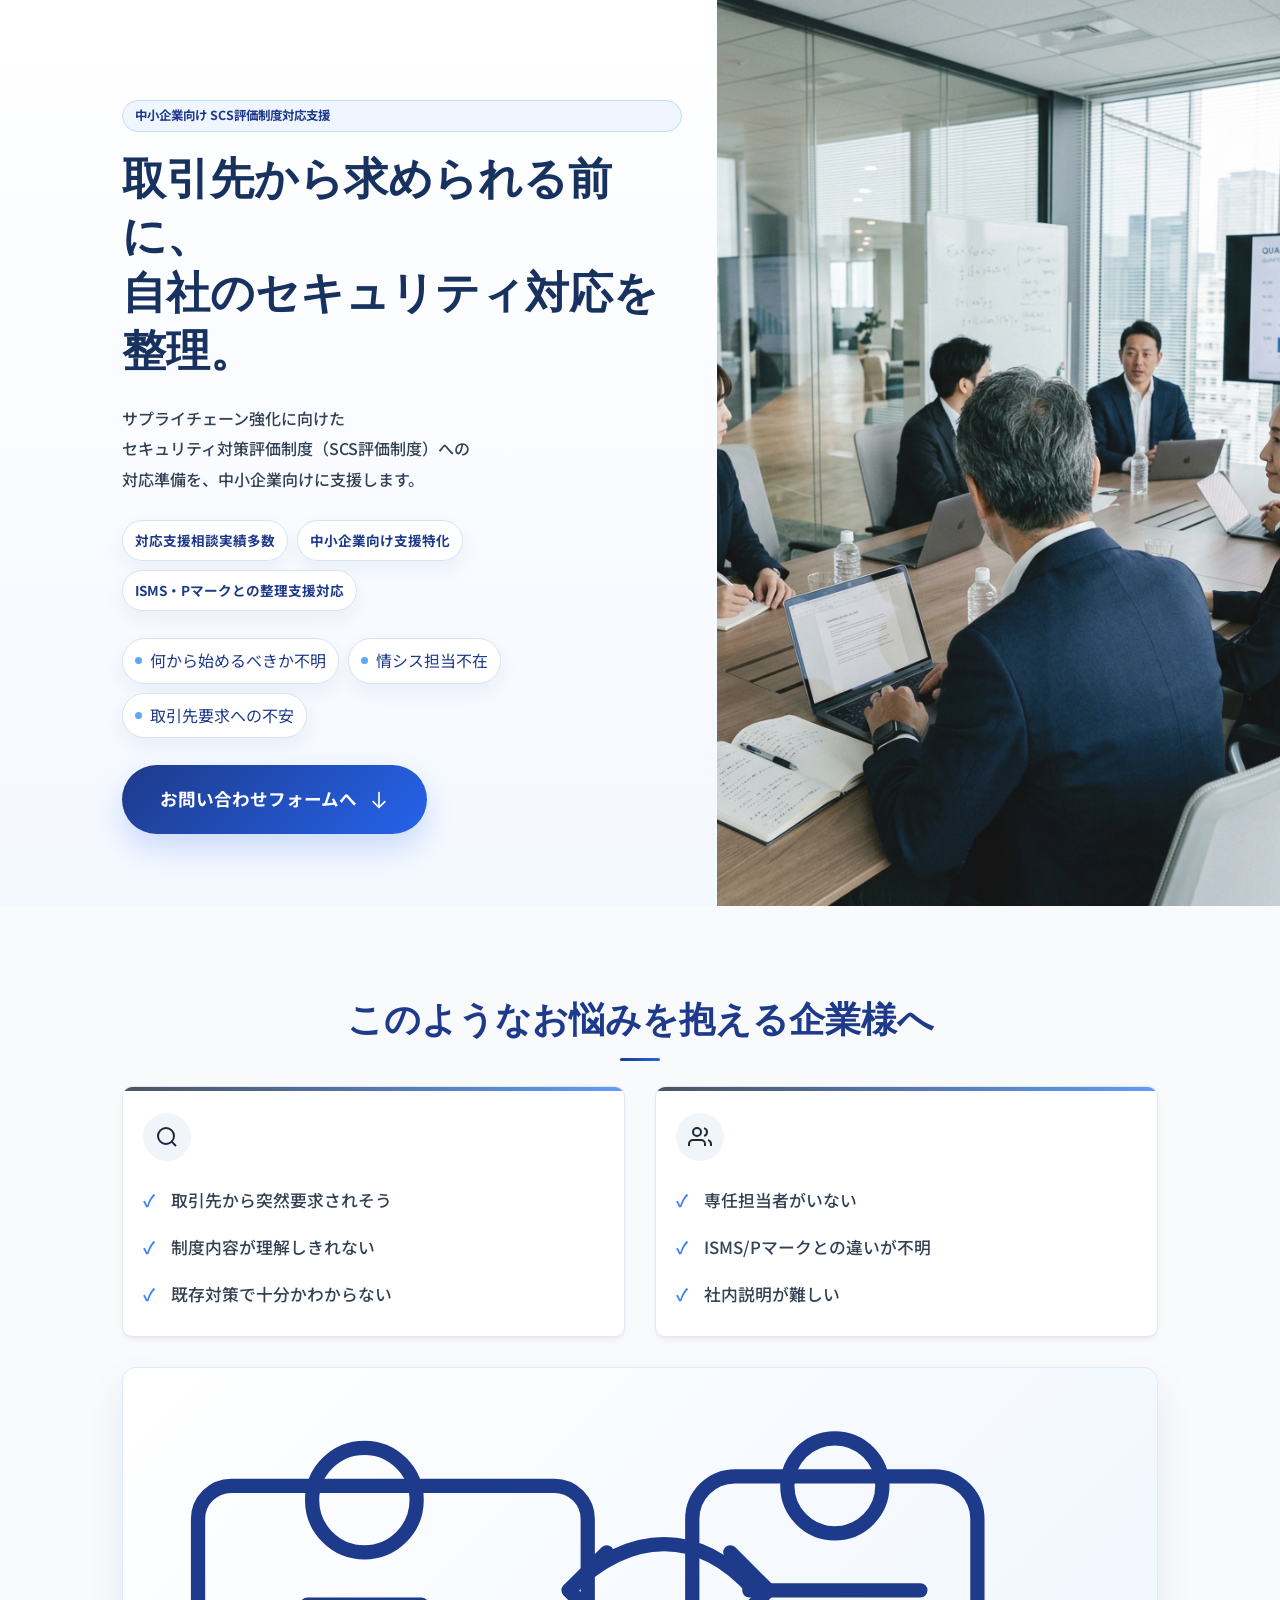
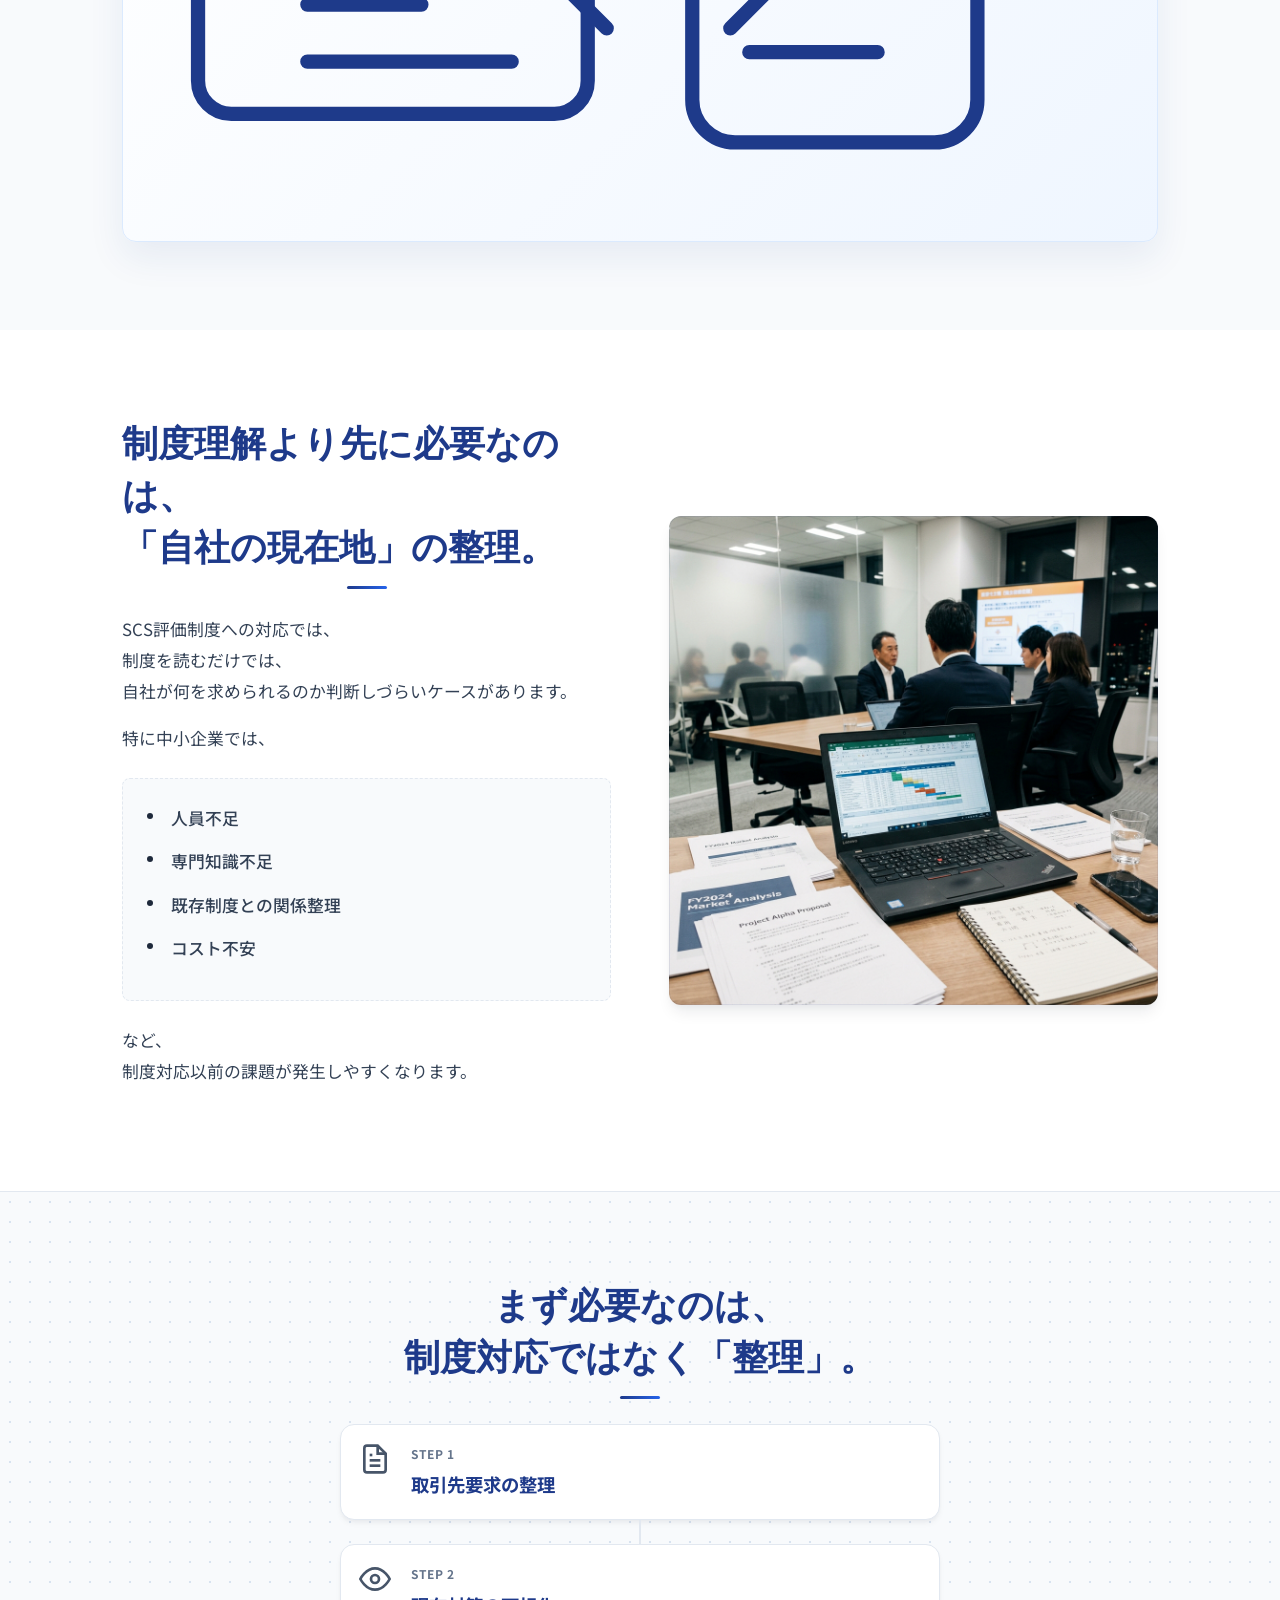
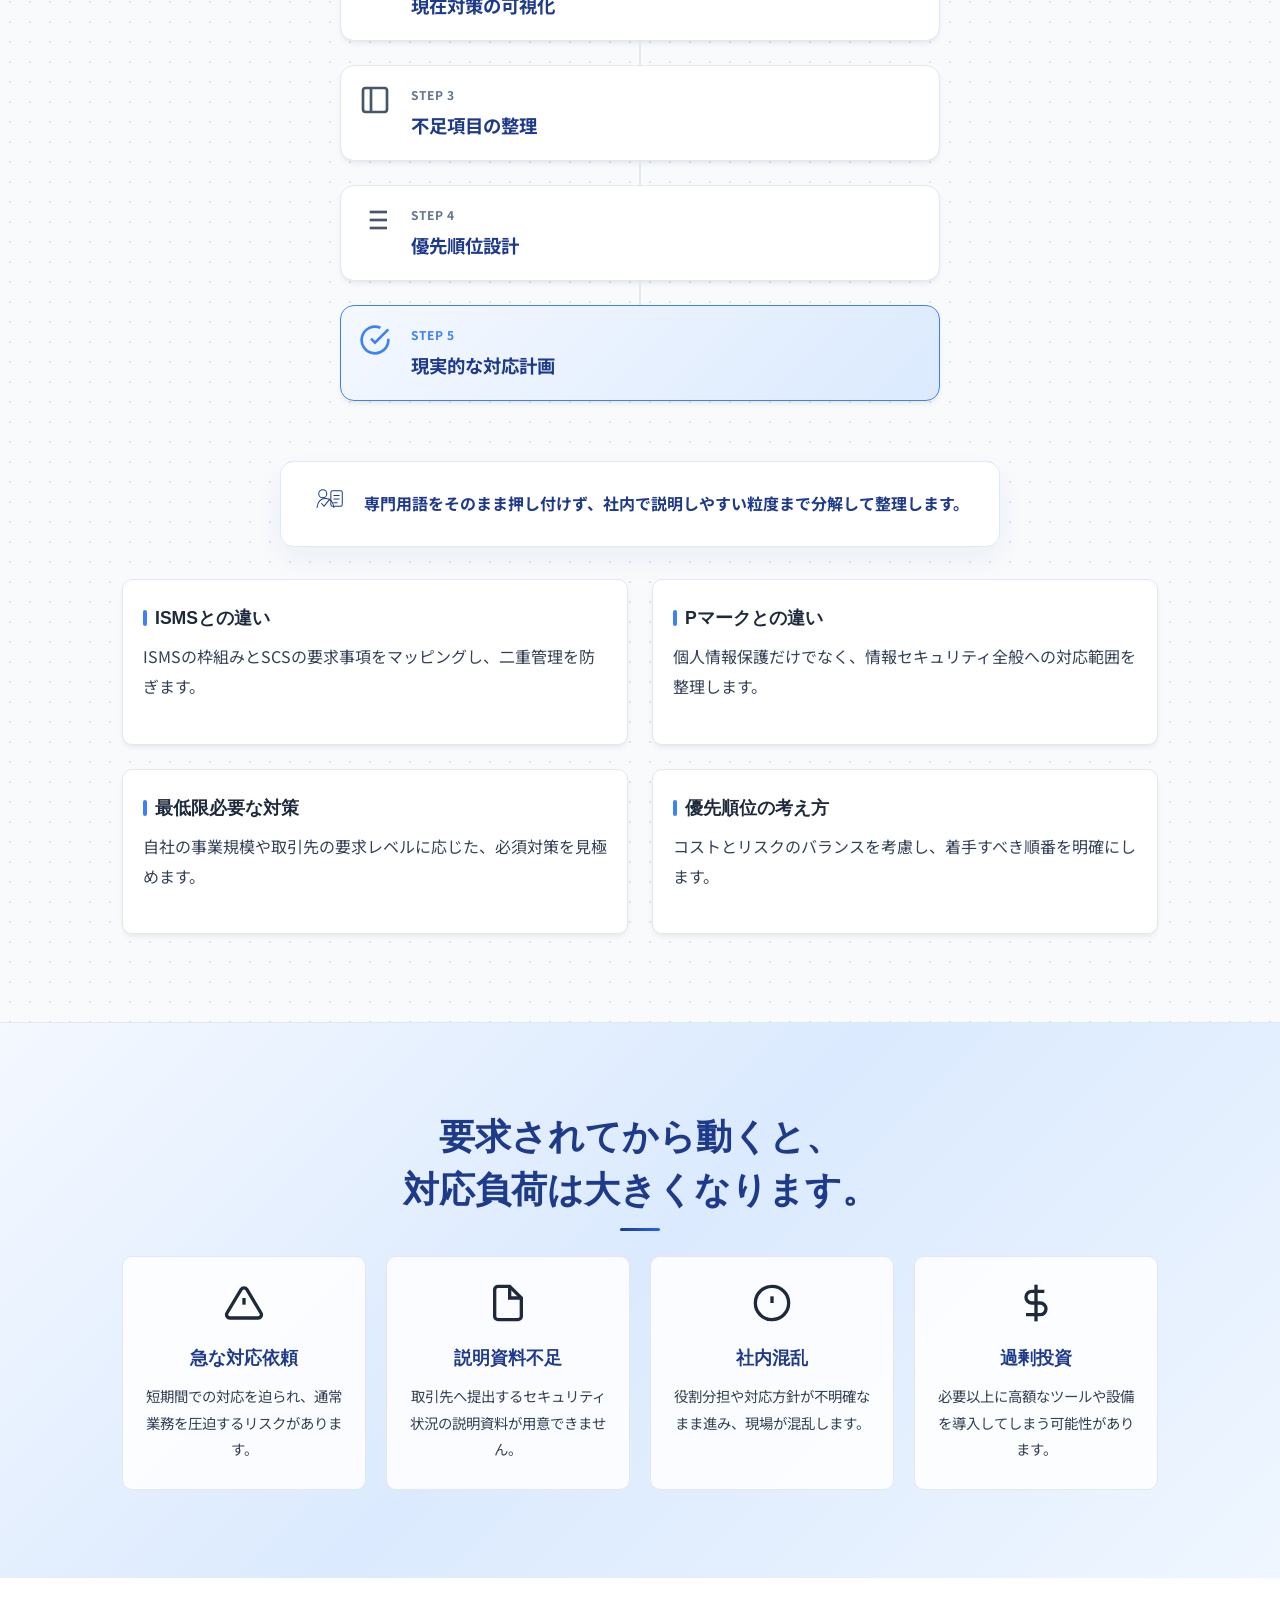
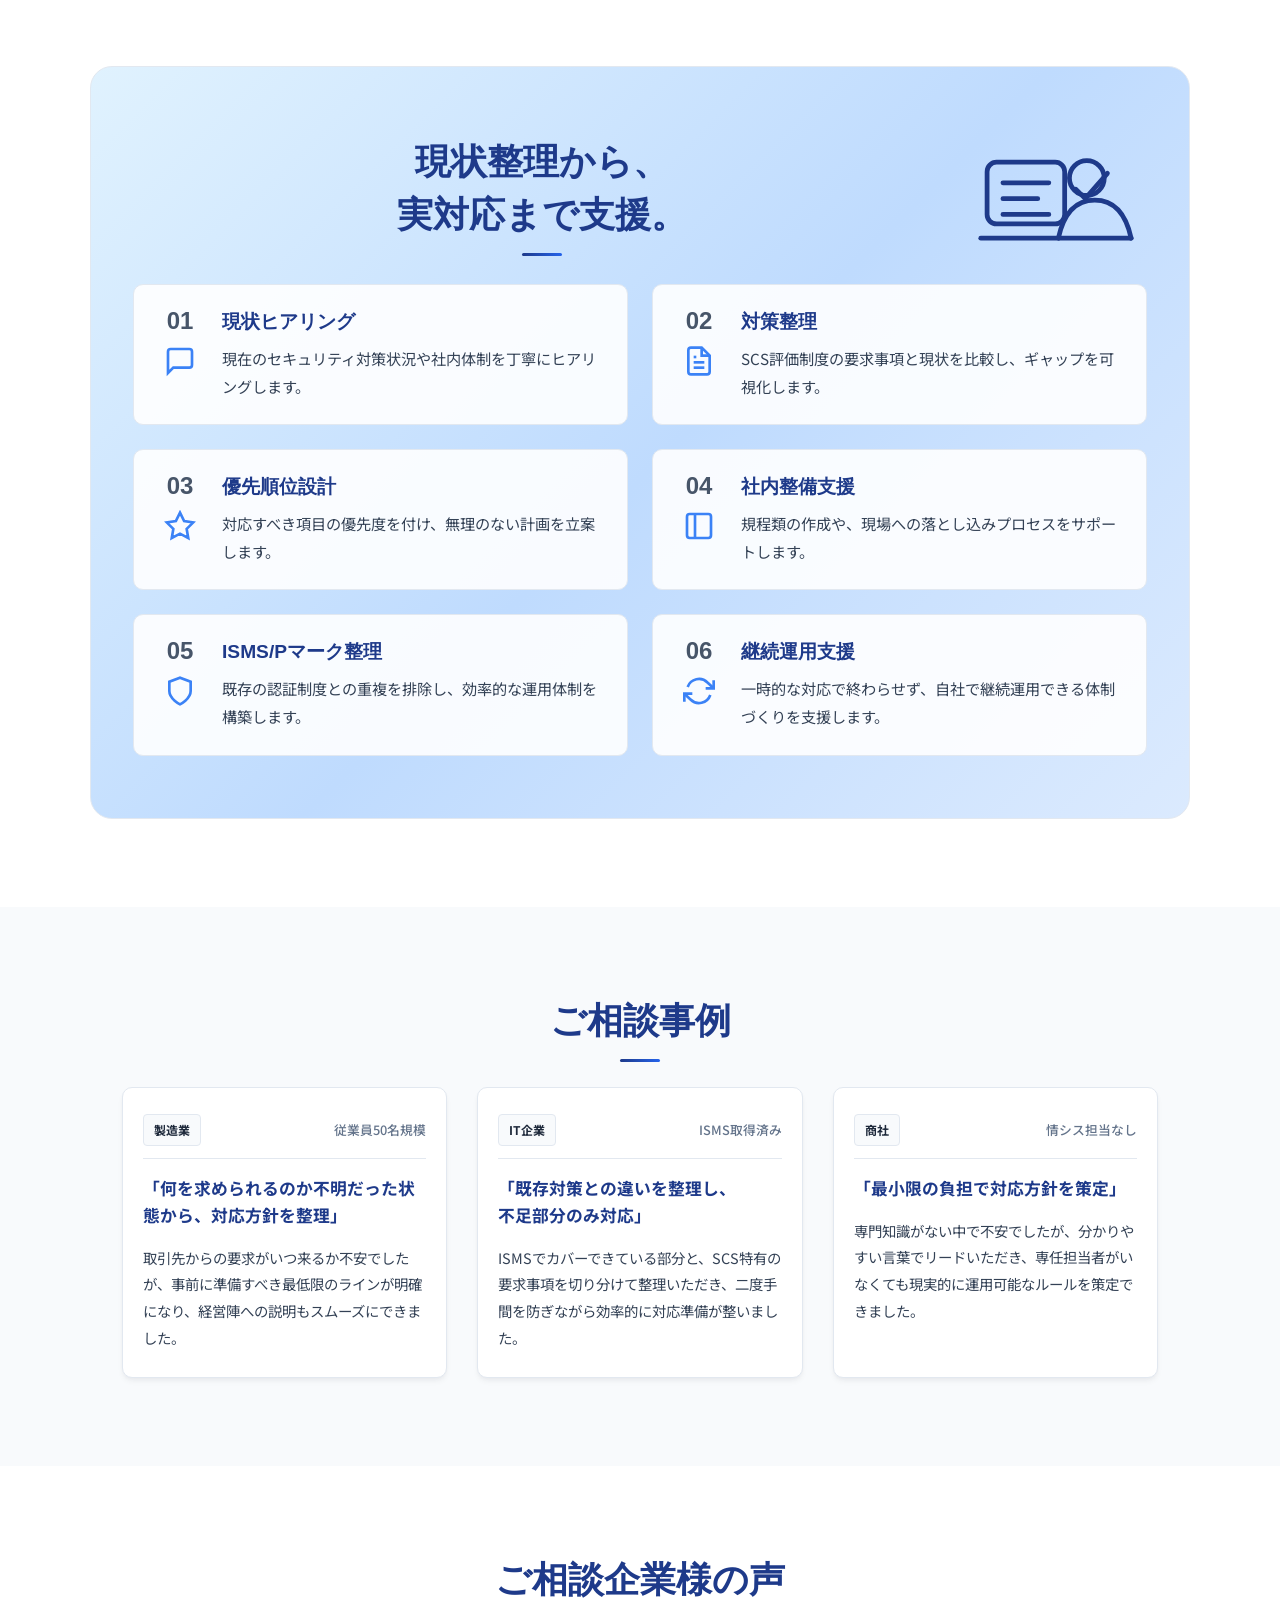
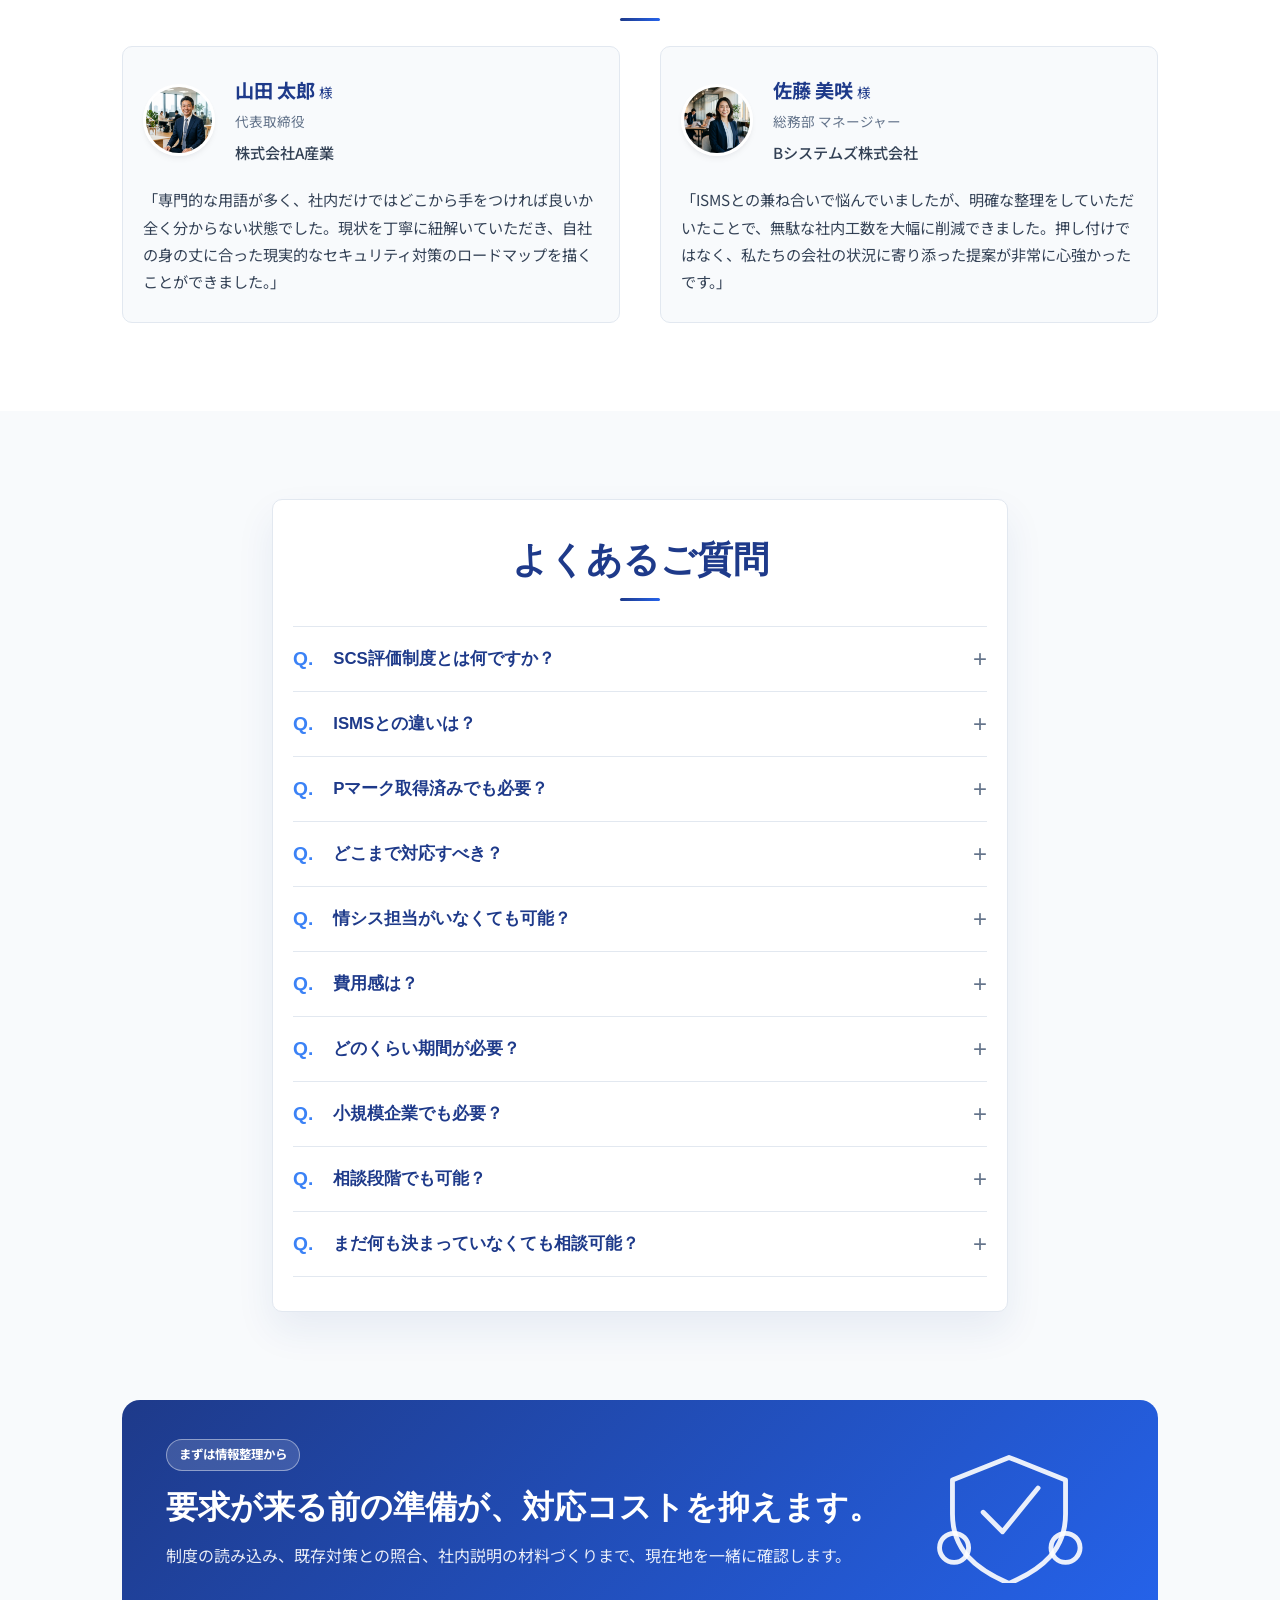
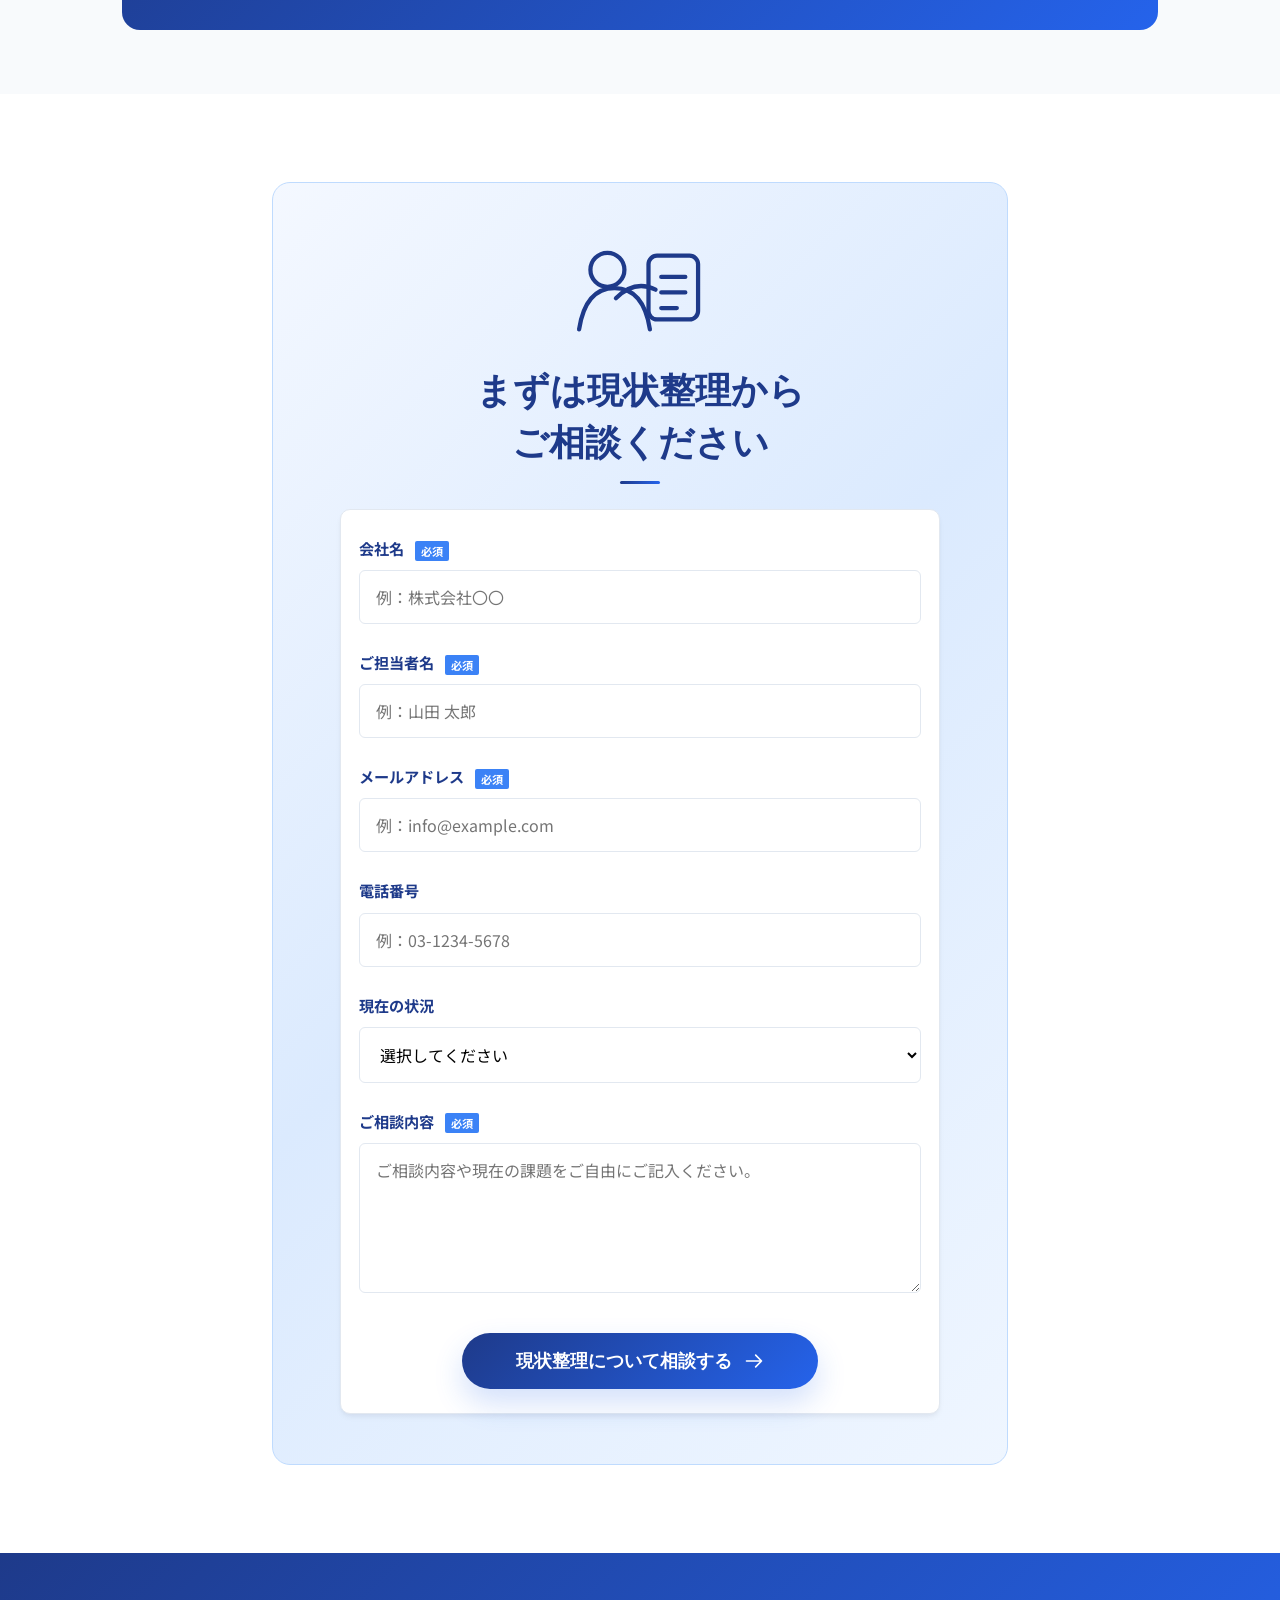
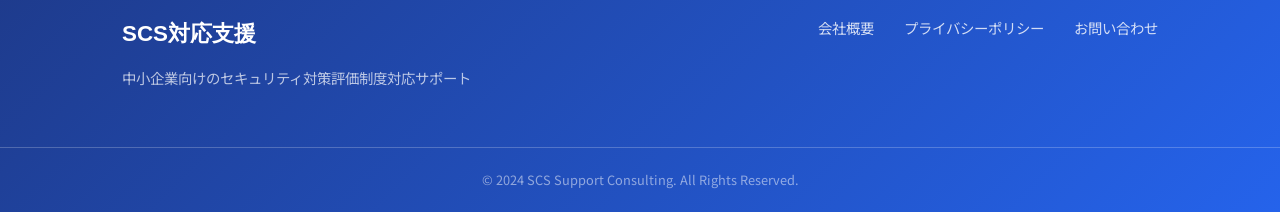
<file: 6.html>
<!DOCTYPE html>
<html lang="ja">
<head>
    <meta charset="UTF-8">
    <meta name="viewport" content="width=device-width, initial-scale=1.0">
    <title>SCS評価制度対応支援 | サプライチェーン強化に向けたセキュリティ対策評価制度</title>
    <meta name="description" content="取引先から求められる前に、自社のセキュリティ対応を整理。サプライチェーン強化に向けたセキュリティ対策評価制度（SCS評価制度）への対応準備を、中小企業向けに支援します。">
    <link rel="preconnect" href="https://fonts.googleapis.com">
    <link rel="preconnect" href="https://fonts.gstatic.com" crossorigin>
    <link href="https://fonts.googleapis.com/css2?family=Noto+Sans+JP:wght@400;500;700&display=swap" rel="stylesheet">
    <link rel="stylesheet" href="./css/6.css">
</head>
<body>
    <!-- 01. ファーストビュー（FV） -->
    <!-- 白基調のFV。画像には白のグラデーションオーバーレイ -->
    <section class="fv-section">
        <div class="fv-bg">
            <div class="fv-overlay"></div>
            <img src="./assets/images/fv_bg.png" alt="オフィスの会議風景" class="fv-image">
        </div>
        <div class="fv-content container">
            <div class="fv-text-wrapper animate-fade-in-up">
                <div class="fv-badge">中小企業向け SCS評価制度対応支援</div>
                <h1 class="fv-title">
                    取引先から求められる前に、<br>
                    自社のセキュリティ対応を整理。
                </h1>
                <p class="fv-subtitle">
                    サプライチェーン強化に向けた<br>
                    セキュリティ対策評価制度（SCS評価制度）への<br>
                    対応準備を、中小企業向けに支援します。
                </p>
                
                <div class="fv-achievements">
                    <span class="achievement-item">対応支援相談 <strong>実績多数</strong></span>
                    <span class="achievement-item">中小企業向け支援特化</span>
                    <span class="achievement-item">ISMS・Pマークとの整理支援対応</span>
                </div>

                <div class="fv-concerns" aria-label="よくある課題">
                    <span>何から始めるべきか不明</span>
                    <span>情シス担当不在</span>
                    <span>取引先要求への不安</span>
                </div>

                <a href="#contact" class="fv-cta-button animate-float">
                    お問い合わせフォームへ
                    <svg class="icon-arrow" viewBox="0 0 24 24" fill="none" stroke="currentColor"><path stroke-linecap="round" stroke-linejoin="round" stroke-width="2" d="M19 14l-7 7m0 0l-7-7m7 7V3"></path></svg>
                </a>
            </div>
        </div>
    </section>

    <!-- 02. Qualify（対象者訴求） -->
    <!-- 薄いグレー(bg-base)の背景に、白カード -->
    <section class="qualify-section section-padding bg-base">
        <div class="container">
            <h2 class="section-title text-center animate-on-scroll">このようなお悩みを抱える企業様へ</h2>
            <div class="qualify-grid">
                <div class="qualify-card animate-on-scroll">
                    <!-- SVG Icon -->
                    <div class="qualify-icon-wrapper">
                        <svg viewBox="0 0 24 24" fill="none" stroke="currentColor" stroke-width="2"><circle cx="11" cy="11" r="8"></circle><line x1="21" y1="21" x2="16.65" y2="16.65"></line></svg>
                    </div>
                    <ul>
                        <li>取引先から突然要求されそう</li>
                        <li>制度内容が理解しきれない</li>
                        <li>既存対策で十分かわからない</li>
                    </ul>
                </div>
                <div class="qualify-card animate-on-scroll">
                    <!-- SVG Icon -->
                    <div class="qualify-icon-wrapper">
                        <svg viewBox="0 0 24 24" fill="none" stroke="currentColor" stroke-width="2"><path d="M17 21v-2a4 4 0 0 0-4-4H5a4 4 0 0 0-4 4v2"></path><circle cx="9" cy="7" r="4"></circle><path d="M23 21v-2a4 4 0 0 0-3-3.87"></path><path d="M16 3.13a4 4 0 0 1 0 7.75"></path></svg>
                    </div>
                    <ul>
                        <li>専任担当者がいない</li>
                        <li>ISMS/Pマークとの違いが不明</li>
                        <li>社内説明が難しい</li>
                    </ul>
                </div>
            </div>
            <div class="section-illustration section-illustration-consult animate-on-scroll" aria-hidden="true">
                <div class="illust-card">
                    <svg viewBox="0 0 420 180" role="img">
                        <rect x="24" y="42" width="164" height="96" rx="14"></rect>
                        <rect x="232" y="38" width="120" height="112" rx="18"></rect>
                        <circle cx="94" cy="48" r="22"></circle>
                        <circle cx="292" cy="42" r="20"></circle>
                        <path d="M70 92h48M70 116h86M256 86h72M256 112h54"></path>
                        <path d="M180 86c26-26 55-26 78 0"></path>
                        <path d="M196 70l-16 16 16 16"></path>
                        <path d="M248 70l16 16-16 16"></path>
                    </svg>
                </div>
            </div>
        </div>
    </section>

    <!-- 03. Understand（不安への共感） -->
    <!-- 白背景 -->
    <section class="understand-section section-padding bg-white">
        <div class="container understand-container">
            <div class="understand-text animate-on-scroll">
                <h2 class="section-title">
                    制度理解より先に必要なのは、<br>
                    「自社の現在地」の整理。
                </h2>
                <div class="understand-content">
                    <p>SCS評価制度への対応では、<br>
                    制度を読むだけでは、<br>
                    自社が何を求められるのか判断しづらいケースがあります。</p>
                    <p>特に中小企業では、</p>
                    <ul class="check-list">
                        <li>人員不足</li>
                        <li>専門知識不足</li>
                        <li>既存制度との関係整理</li>
                        <li>コスト不安</li>
                    </ul>
                    <p>など、<br>
                    制度対応以前の課題が発生しやすくなります。</p>
                </div>
            </div>
            <div class="understand-image-wrapper animate-on-scroll">
                <img src="./assets/images/understand_bg.png" alt="資料確認風景" class="understand-image">
            </div>
        </div>
    </section>

    <!-- 04. Educate（教育） -->
    <!-- ドットパターン背景 -->
    <section class="educate-section section-padding bg-pattern-dot border-top-thin">
        <div class="container">
            <h2 class="section-title text-center animate-on-scroll">まず必要なのは、<br>制度対応ではなく「整理」。</h2>
            
            <div class="flow-container animate-on-scroll">
                <div class="flow-step">
                    <svg class="step-icon" viewBox="0 0 24 24" fill="none" stroke="currentColor" stroke-width="2"><path d="M14 2H6a2 2 0 0 0-2 2v16a2 2 0 0 0 2 2h12a2 2 0 0 0 2-2V8z"></path><polyline points="14 2 14 8 20 8"></polyline><line x1="16" y1="13" x2="8" y2="13"></line><line x1="16" y1="17" x2="8" y2="17"></line><polyline points="10 9 9 9 8 9"></polyline></svg>
                    <div class="step-content">
                        <div class="step-number">STEP 1</div>
                        <div class="step-text">取引先要求の整理</div>
                    </div>
                </div>
                <div class="flow-arrow"></div>
                <div class="flow-step">
                    <svg class="step-icon" viewBox="0 0 24 24" fill="none" stroke="currentColor" stroke-width="2"><path d="M1 12s4-8 11-8 11 8 11 8-4 8-11 8-11-8-11-8z"></path><circle cx="12" cy="12" r="3"></circle></svg>
                    <div class="step-content">
                        <div class="step-number">STEP 2</div>
                        <div class="step-text">現在対策の可視化</div>
                    </div>
                </div>
                <div class="flow-arrow"></div>
                <div class="flow-step">
                    <svg class="step-icon" viewBox="0 0 24 24" fill="none" stroke="currentColor" stroke-width="2"><rect x="3" y="3" width="18" height="18" rx="2" ry="2"></rect><line x1="9" y1="3" x2="9" y2="21"></line></svg>
                    <div class="step-content">
                        <div class="step-number">STEP 3</div>
                        <div class="step-text">不足項目の整理</div>
                    </div>
                </div>
                <div class="flow-arrow"></div>
                <div class="flow-step">
                    <svg class="step-icon" viewBox="0 0 24 24" fill="none" stroke="currentColor" stroke-width="2"><line x1="8" y1="6" x2="21" y2="6"></line><line x1="8" y1="12" x2="21" y2="12"></line><line x1="8" y1="18" x2="21" y2="18"></line><line x1="3" y1="6" x2="3.01" y2="6"></line><line x1="3" y1="12" x2="3.01" y2="12"></line><line x1="3" y1="18" x2="3.01" y2="18"></line></svg>
                    <div class="step-content">
                        <div class="step-number">STEP 4</div>
                        <div class="step-text">優先順位設計</div>
                    </div>
                </div>
                <div class="flow-arrow"></div>
                <div class="flow-step highlight">
                    <svg class="step-icon" viewBox="0 0 24 24" fill="none" stroke="currentColor" stroke-width="2"><path d="M22 11.08V12a10 10 0 1 1-5.93-9.14"></path><polyline points="22 4 12 14.01 9 11.01"></polyline></svg>
                    <div class="step-content">
                        <div class="step-number">STEP 5</div>
                        <div class="step-text">現実的な対応計画</div>
                    </div>
                </div>
            </div>

            <div class="process-note animate-on-scroll">
                <div class="friendly-visual" aria-hidden="true">
                    <svg viewBox="0 0 220 160">
                        <circle cx="70" cy="46" r="24"></circle>
                        <path d="M36 128c4-36 20-54 50-54s46 18 50 54"></path>
                        <rect x="118" y="28" width="68" height="92" rx="10"></rect>
                        <path d="M136 56h32M136 78h32M136 100h20"></path>
                        <path d="M62 104l16 16 34-42"></path>
                    </svg>
                </div>
                <p>専門用語をそのまま押し付けず、社内で説明しやすい粒度まで分解して整理します。</p>
            </div>

            <div class="educate-cards-grid animate-on-scroll">
                <div class="educate-card">
                    <h3>ISMSとの違い</h3>
                    <p>ISMSの枠組みとSCSの要求事項をマッピングし、二重管理を防ぎます。</p>
                </div>
                <div class="educate-card">
                    <h3>Pマークとの違い</h3>
                    <p>個人情報保護だけでなく、情報セキュリティ全般への対応範囲を整理します。</p>
                </div>
                <div class="educate-card">
                    <h3>最低限必要な対策</h3>
                    <p>自社の事業規模や取引先の要求レベルに応じた、必須対策を見極めます。</p>
                </div>
                <div class="educate-card">
                    <h3>優先順位の考え方</h3>
                    <p>コストとリスクのバランスを考慮し、着手すべき順番を明確にします。</p>
                </div>
            </div>
        </div>
    </section>

    <!-- 05. Stimulate（必要性訴求） -->
    <!-- ダークグラデーションを廃止し、白背景に。ネイビーの区切り線を活用 -->
    <section class="stimulate-section section-padding border-top-thin">
        <div class="container">
            <h2 class="section-title text-center animate-on-scroll">要求されてから動くと、<br>対応負荷は大きくなります。</h2>
            
            <div class="risk-cards-grid animate-on-scroll">
                <div class="risk-card">
                    <svg class="risk-icon" viewBox="0 0 24 24" fill="none" stroke="currentColor" stroke-width="2"><path d="M10.29 3.86L1.82 18a2 2 0 0 0 1.71 3h16.94a2 2 0 0 0 1.71-3L13.71 3.86a2 2 0 0 0-3.42 0z"></path><line x1="12" y1="9" x2="12" y2="13"></line><line x1="12" y1="17" x2="12.01" y2="17"></line></svg>
                    <h3>急な対応依頼</h3>
                    <p>短期間での対応を迫られ、通常業務を圧迫するリスクがあります。</p>
                </div>
                <div class="risk-card">
                    <svg class="risk-icon" viewBox="0 0 24 24" fill="none" stroke="currentColor" stroke-width="2"><path d="M13 2H6a2 2 0 0 0-2 2v16a2 2 0 0 0 2 2h12a2 2 0 0 0 2-2V9z"></path><polyline points="13 2 13 9 20 9"></polyline></svg>
                    <h3>説明資料不足</h3>
                    <p>取引先へ提出するセキュリティ状況の説明資料が用意できません。</p>
                </div>
                <div class="risk-card">
                    <svg class="risk-icon" viewBox="0 0 24 24" fill="none" stroke="currentColor" stroke-width="2"><circle cx="12" cy="12" r="10"></circle><line x1="12" y1="8" x2="12" y2="12"></line><line x1="12" y1="16" x2="12.01" y2="16"></line></svg>
                    <h3>社内混乱</h3>
                    <p>役割分担や対応方針が不明確なまま進み、現場が混乱します。</p>
                </div>
                <div class="risk-card">
                    <svg class="risk-icon" viewBox="0 0 24 24" fill="none" stroke="currentColor" stroke-width="2"><line x1="12" y1="1" x2="12" y2="23"></line><path d="M17 5H9.5a3.5 3.5 0 0 0 0 7h5a3.5 3.5 0 0 1 0 7H6"></path></svg>
                    <h3>過剰投資</h3>
                    <p>必要以上に高額なツールや設備を導入してしまう可能性があります。</p>
                </div>
            </div>
        </div>
    </section>

    <!-- 06. サービス内容 -->
    <!-- セクションのカード化 (Card Section 1) -->
    <section class="service-section section-padding bg-white">
        <div class="container animate-on-scroll">
            <div class="service-heading">
                <div>
                    <h2 class="section-title text-center">現状整理から、<br>実対応まで支援。</h2>
                </div>
                <div class="friendly-visual service-visual" aria-hidden="true">
                    <svg viewBox="0 0 240 170">
                        <rect x="38" y="42" width="98" height="78" rx="12"></rect>
                        <path d="M58 68h58M58 88h44M58 108h58"></path>
                        <circle cx="164" cy="62" r="22"></circle>
                        <path d="M128 138c7-32 22-48 46-48s39 16 46 48"></path>
                        <path d="M150 76l12 12 28-32"></path>
                        <path d="M30 138h190"></path>
                    </svg>
                </div>
            </div>
            
            <div class="service-list">
                <div class="service-item">
                    <div class="service-icon-col">
                        <div class="service-number">01</div>
                        <svg class="s-icon" viewBox="0 0 24 24" fill="none" stroke="currentColor" stroke-width="2"><path d="M21 15a2 2 0 0 1-2 2H7l-4 4V5a2 2 0 0 1 2-2h14a2 2 0 0 1 2 2z"></path></svg>
                    </div>
                    <div class="service-content">
                        <h3>現状ヒアリング</h3>
                        <p>現在のセキュリティ対策状況や社内体制を丁寧にヒアリングします。</p>
                    </div>
                </div>
                <div class="service-item">
                    <div class="service-icon-col">
                        <div class="service-number">02</div>
                        <svg class="s-icon" viewBox="0 0 24 24" fill="none" stroke="currentColor" stroke-width="2"><path d="M14 2H6a2 2 0 0 0-2 2v16a2 2 0 0 0 2 2h12a2 2 0 0 0 2-2V8z"></path><polyline points="14 2 14 8 20 8"></polyline><line x1="16" y1="13" x2="8" y2="13"></line><line x1="16" y1="17" x2="8" y2="17"></line><polyline points="10 9 9 9 8 9"></polyline></svg>
                    </div>
                    <div class="service-content">
                        <h3>対策整理</h3>
                        <p>SCS評価制度の要求事項と現状を比較し、ギャップを可視化します。</p>
                    </div>
                </div>
                <div class="service-item">
                    <div class="service-icon-col">
                        <div class="service-number">03</div>
                        <svg class="s-icon" viewBox="0 0 24 24" fill="none" stroke="currentColor" stroke-width="2"><polygon points="12 2 15.09 8.26 22 9.27 17 14.14 18.18 21.02 12 17.77 5.82 21.02 7 14.14 2 9.27 8.91 8.26 12 2"></polygon></svg>
                    </div>
                    <div class="service-content">
                        <h3>優先順位設計</h3>
                        <p>対応すべき項目の優先度を付け、無理のない計画を立案します。</p>
                    </div>
                </div>
                <div class="service-item">
                    <div class="service-icon-col">
                        <div class="service-number">04</div>
                        <svg class="s-icon" viewBox="0 0 24 24" fill="none" stroke="currentColor" stroke-width="2"><rect x="3" y="3" width="18" height="18" rx="2" ry="2"></rect><line x1="9" y1="3" x2="9" y2="21"></line></svg>
                    </div>
                    <div class="service-content">
                        <h3>社内整備支援</h3>
                        <p>規程類の作成や、現場への落とし込みプロセスをサポートします。</p>
                    </div>
                </div>
                <div class="service-item">
                    <div class="service-icon-col">
                        <div class="service-number">05</div>
                        <svg class="s-icon" viewBox="0 0 24 24" fill="none" stroke="currentColor" stroke-width="2"><path d="M12 22s8-4 8-10V5l-8-3-8 3v7c0 6 8 10 8 10z"></path></svg>
                    </div>
                    <div class="service-content">
                        <h3>ISMS/Pマーク整理</h3>
                        <p>既存の認証制度との重複を排除し、効率的な運用体制を構築します。</p>
                    </div>
                </div>
                <div class="service-item">
                    <div class="service-icon-col">
                        <div class="service-number">06</div>
                        <svg class="s-icon" viewBox="0 0 24 24" fill="none" stroke="currentColor" stroke-width="2"><polyline points="23 4 23 10 17 10"></polyline><polyline points="1 20 1 14 7 14"></polyline><path d="M3.51 9a9 9 0 0 1 14.85-3.36L23 10M1 14l4.64 4.36A9 9 0 0 0 20.49 15"></path></svg>
                    </div>
                    <div class="service-content">
                        <h3>継続運用支援</h3>
                        <p>一時的な対応で終わらせず、自社で継続運用できる体制づくりを支援します。</p>
                    </div>
                </div>
            </div>
        </div>
    </section>

    <!-- 07. 導入事例 -->
    <!-- グレー背景 -->
    <section class="case-section section-padding bg-base">
        <div class="container">
            <h2 class="section-title text-center animate-on-scroll">ご相談事例</h2>
            
            <div class="case-grid animate-on-scroll">
                <div class="case-card">
                    <div class="case-header">
                        <div class="case-badge">製造業</div>
                        <div class="case-scale">従業員50名規模</div>
                    </div>
                    <div class="case-quote">「何を求められるのか不明だった状態から、対応方針を整理」</div>
                    <p class="case-desc">取引先からの要求がいつ来るか不安でしたが、事前に準備すべき最低限のラインが明確になり、経営陣への説明もスムーズにできました。</p>
                </div>
                <div class="case-card">
                    <div class="case-header">
                        <div class="case-badge">IT企業</div>
                        <div class="case-scale">ISMS取得済み</div>
                    </div>
                    <div class="case-quote">「既存対策との違いを整理し、<br>不足部分のみ対応」</div>
                    <p class="case-desc">ISMSでカバーできている部分と、SCS特有の要求事項を切り分けて整理いただき、二度手間を防ぎながら効率的に対応準備が整いました。</p>
                </div>
                <div class="case-card">
                    <div class="case-header">
                        <div class="case-badge">商社</div>
                        <div class="case-scale">情シス担当なし</div>
                    </div>
                    <div class="case-quote">「最小限の負担で対応方針を策定」</div>
                    <p class="case-desc">専門知識がない中で不安でしたが、分かりやすい言葉でリードいただき、専任担当者がいなくても現実的に運用可能なルールを策定できました。</p>
                </div>
            </div>
        </div>
    </section>

    <!-- 08. お客様の声 -->
    <!-- 白背景 -->
    <section class="voice-section section-padding bg-white">
        <div class="container">
            <h2 class="section-title text-center animate-on-scroll">ご相談企業様の声</h2>
            
            <div class="voice-grid animate-on-scroll">
                <div class="voice-card">
                    <div class="voice-header">
                        <img src="./assets/images/customer1.png" alt="お客様" class="voice-img">
                        <div class="voice-info">
                            <div class="voice-name">山田 太郎 <span>様</span></div>
                            <div class="voice-role">代表取締役</div>
                            <div class="voice-company">株式会社A産業</div>
                        </div>
                    </div>
                    <div class="voice-body">
                        「専門的な用語が多く、社内だけではどこから手をつければ良いか全く分からない状態でした。現状を丁寧に紐解いていただき、自社の身の丈に合った現実的なセキュリティ対策のロードマップを描くことができました。」
                    </div>
                </div>
                <div class="voice-card">
                    <div class="voice-header">
                        <img src="./assets/images/customer2.png" alt="お客様" class="voice-img">
                        <div class="voice-info">
                            <div class="voice-name">佐藤 美咲 <span>様</span></div>
                            <div class="voice-role">総務部 マネージャー</div>
                            <div class="voice-company">Bシステムズ株式会社</div>
                        </div>
                    </div>
                    <div class="voice-body">
                        「ISMSとの兼ね合いで悩んでいましたが、明確な整理をしていただいたことで、無駄な社内工数を大幅に削減できました。押し付けではなく、私たちの会社の状況に寄り添った提案が非常に心強かったです。」
                    </div>
                </div>
            </div>
        </div>
    </section>

    <!-- 09. FAQ -->
    <!-- セクションのカード化 (Card Section 2) -->
    <section class="faq-section section-padding bg-base">
        <div class="container max-w-narrow animate-on-scroll">
            <div class="faq-card-wrapper">
                <h2 class="section-title text-center">よくあるご質問</h2>
                
                <div class="faq-accordion">
                    <!-- Q1 -->
                    <div class="faq-item">
                        <button class="faq-question">
                            <span class="q-icon">Q.</span>
                            <span class="q-text">SCS評価制度とは何ですか？</span>
                            <span class="toggle-icon">+</span>
                        </button>
                        <div class="faq-answer">
                            <div class="answer-inner">
                                <span class="a-icon">A.</span>
                                <p>サプライチェーン全体でのサイバーセキュリティ対策を強化するために、企業のセキュリティ対策状況を可視化・評価する仕組みです。大企業から中小企業まで、取引要件として求められるケースが増加しています。</p>
                            </div>
                        </div>
                    </div>
                    <!-- Q2 -->
                    <div class="faq-item">
                        <button class="faq-question">
                            <span class="q-icon">Q.</span>
                            <span class="q-text">ISMSとの違いは？</span>
                            <span class="toggle-icon">+</span>
                        </button>
                        <div class="faq-answer">
                            <div class="answer-inner">
                                <span class="a-icon">A.</span>
                                <p>ISMSが組織のマネジメントシステム全体を認証するのに対し、SCSは具体的な対策状況のスコアリングや自己評価に重点が置かれる傾向があります。目的は似ていますが、要求される粒度や報告形式が異なる場合があります。</p>
                            </div>
                        </div>
                    </div>
                    <!-- Q3 -->
                    <div class="faq-item">
                        <button class="faq-question">
                            <span class="q-icon">Q.</span>
                            <span class="q-text">Pマーク取得済みでも必要？</span>
                            <span class="toggle-icon">+</span>
                        </button>
                        <div class="faq-answer">
                            <div class="answer-inner">
                                <span class="a-icon">A.</span>
                                <p>はい。Pマークは個人情報保護に特化していますが、SCSは事業継続やサイバー攻撃への対策など、より広範な情報セキュリティ全般を対象としているため、追加での確認・整理が必要になります。</p>
                            </div>
                        </div>
                    </div>
                    <!-- Q4 -->
                    <div class="faq-item">
                        <button class="faq-question">
                            <span class="q-icon">Q.</span>
                            <span class="q-text">どこまで対応すべき？</span>
                            <span class="toggle-icon">+</span>
                        </button>
                        <div class="faq-answer">
                            <div class="answer-inner">
                                <span class="a-icon">A.</span>
                                <p>企業の事業内容、保有する情報の重要度、取引先の要求レベルによって異なります。私たちは、過剰投資にならないよう、御社にとって「適切なライン」を見極める支援を行っています。</p>
                            </div>
                        </div>
                    </div>
                    <!-- Q5 -->
                    <div class="faq-item">
                        <button class="faq-question">
                            <span class="q-icon">Q.</span>
                            <span class="q-text">情シス担当がいなくても可能？</span>
                            <span class="toggle-icon">+</span>
                        </button>
                        <div class="faq-answer">
                            <div class="answer-inner">
                                <span class="a-icon">A.</span>
                                <p>可能です。専門的な知識がなくても理解できるよう、分かりやすい言葉でサポートします。必要に応じて社内体制の構築もアドバイスいたします。</p>
                            </div>
                        </div>
                    </div>
                    <!-- Q6 -->
                    <div class="faq-item">
                        <button class="faq-question">
                            <span class="q-icon">Q.</span>
                            <span class="q-text">費用感は？</span>
                            <span class="toggle-icon">+</span>
                        </button>
                        <div class="faq-answer">
                            <div class="answer-inner">
                                <span class="a-icon">A.</span>
                                <p>支援内容（現状整理のみか、規程整備や運用支援まで含むか）によって異なります。まずは無料相談で現状をお伺いし、お見積りを提示させていただきます。</p>
                            </div>
                        </div>
                    </div>
                    <!-- Q7 -->
                    <div class="faq-item">
                        <button class="faq-question">
                            <span class="q-icon">Q.</span>
                            <span class="q-text">どのくらい期間が必要？</span>
                            <span class="toggle-icon">+</span>
                        </button>
                        <div class="faq-answer">
                            <div class="answer-inner">
                                <span class="a-icon">A.</span>
                                <p>現状整理とロードマップ策定であれば約1〜2ヶ月、社内規程の整備や実運用支援まで含めると3〜6ヶ月程度が目安となります。</p>
                            </div>
                        </div>
                    </div>
                    <!-- Q8 -->
                    <div class="faq-item">
                        <button class="faq-question">
                            <span class="q-icon">Q.</span>
                            <span class="q-text">小規模企業でも必要？</span>
                            <span class="toggle-icon">+</span>
                        </button>
                        <div class="faq-answer">
                            <div class="answer-inner">
                                <span class="a-icon">A.</span>
                                <p>はい。サプライチェーンの一部として機能している以上、企業規模に関わらずセキュリティ対策は求められます。小規模企業には、身の丈に合った対策をご提案します。</p>
                            </div>
                        </div>
                    </div>
                    <!-- Q9 -->
                    <div class="faq-item">
                        <button class="faq-question">
                            <span class="q-icon">Q.</span>
                            <span class="q-text">相談段階でも可能？</span>
                            <span class="toggle-icon">+</span>
                        </button>
                        <div class="faq-answer">
                            <div class="answer-inner">
                                <span class="a-icon">A.</span>
                                <p>もちろんです。「何を相談すればいいか分からない」という状態でも構いません。ヒアリングを通じて課題を整理するお手伝いをいたします。</p>
                            </div>
                        </div>
                    </div>
                    <!-- Q10 -->
                    <div class="faq-item">
                        <button class="faq-question">
                            <span class="q-icon">Q.</span>
                            <span class="q-text">まだ何も決まっていなくても相談可能？</span>
                            <span class="toggle-icon">+</span>
                        </button>
                        <div class="faq-answer">
                            <div class="answer-inner">
                                <span class="a-icon">A.</span>
                                <p>大歓迎です。取引先から言われる前に事前に情報収集をしておくことで、いざという時に慌てず対応することが可能になります。まずは情報交換からお気軽にご連絡ください。</p>
                            </div>
                        </div>
                    </div>
                </div>
            </div>
        </div>
    </section>

    <!-- 09.5 相談促進バナー -->
    <section class="pre-contact-section">
        <div class="container">
            <div class="pre-contact-banner animate-on-scroll">
                <div class="pre-contact-text">
                    <span class="banner-label">まずは情報整理から</span>
                    <h2>要求が来る前の準備が、対応コストを抑えます。</h2>
                    <p>制度の読み込み、既存対策との照合、社内説明の材料づくりまで、現在地を一緒に確認します。</p>
                </div>
                <div class="friendly-visual banner-visual" aria-hidden="true">
                    <svg viewBox="0 0 260 180">
                        <path d="M130 24l70 28v42c0 44-28 68-70 86-42-18-70-42-70-86V52z"></path>
                        <path d="M98 92l24 24 44-54"></path>
                        <circle cx="62" cy="136" r="18"></circle>
                        <circle cx="200" cy="136" r="18"></circle>
                    </svg>
                </div>
            </div>
        </div>
    </section>

    <!-- 10. 埋め込みフォームCTA -->
    <section id="contact" class="contact-section section-padding bg-white">
        <div class="container max-w-narrow">
            <div class="contact-box animate-on-scroll">
                <div class="contact-visual friendly-visual" aria-hidden="true">
                    <svg viewBox="0 0 240 160">
                        <circle cx="74" cy="52" r="24"></circle>
                        <path d="M34 136c6-38 22-58 50-58s44 20 50 58"></path>
                        <rect x="132" y="32" width="70" height="90" rx="12"></rect>
                        <path d="M150 62h34M150 84h34M150 106h22"></path>
                        <path d="M86 92c18-18 36-22 56-12"></path>
                    </svg>
                </div>
                <h2 class="section-title text-center">まずは現状整理から<br>ご相談ください</h2>
                
                <form class="contact-form">
                    <div class="form-group">
                        <label for="company">会社名 <span class="required">必須</span></label>
                        <input type="text" id="company" name="company" placeholder="例：株式会社〇〇" required>
                    </div>
                    <div class="form-group">
                        <label for="name">ご担当者名 <span class="required">必須</span></label>
                        <input type="text" id="name" name="name" placeholder="例：山田 太郎" required>
                    </div>
                    <div class="form-group">
                        <label for="email">メールアドレス <span class="required">必須</span></label>
                        <input type="email" id="email" name="email" placeholder="例：info@example.com" required>
                    </div>
                    <div class="form-group">
                        <label for="tel">電話番号</label>
                        <input type="tel" id="tel" name="tel" placeholder="例：03-1234-5678">
                    </div>
                    <div class="form-group">
                        <label for="situation">現在の状況</label>
                        <select id="situation" name="situation">
                            <option value="">選択してください</option>
                            <option value="取引先から対応を求められている">取引先から対応を求められている</option>
                            <option value="自発的に準備を進めたい">自発的に準備を進めたい</option>
                            <option value="情報収集段階">情報収集段階</option>
                            <option value="その他">その他</option>
                        </select>
                    </div>
                    <div class="form-group">
                        <label for="message">ご相談内容 <span class="required">必須</span></label>
                        <textarea id="message" name="message" rows="5" placeholder="ご相談内容や現在の課題をご自由にご記入ください。" required></textarea>
                    </div>
                    
                    <div class="form-submit">
                        <button type="submit" class="submit-button">
                            現状整理について相談する
                            <svg viewBox="0 0 24 24" fill="none" stroke="currentColor"><path stroke-linecap="round" stroke-linejoin="round" stroke-width="2" d="M14 5l7 7m0 0l-7 7m7-7H3"></path></svg>
                        </button>
                    </div>
                </form>
            </div>
        </div>
    </section>

    <!-- 11. フッター -->
    <!-- フッターは標準的にネイビー -->
    <footer class="site-footer">
        <div class="container footer-container">
            <div class="footer-info">
                <div class="footer-logo">SCS対応支援</div>
                <p class="footer-desc">中小企業向けのセキュリティ対策評価制度対応サポート</p>
            </div>
            <div class="footer-links">
                <ul>
                    <li><a href="#">会社概要</a></li>
                    <li><a href="#">プライバシーポリシー</a></li>
                    <li><a href="#contact">お問い合わせ</a></li>
                </ul>
            </div>
        </div>
        <div class="footer-bottom">
            <div class="container">
                <p class="copyright">&copy; 2024 SCS Support Consulting. All Rights Reserved.</p>
            </div>
        </div>
    </footer>

    <script src="./js/6.js"></script>
</body>
</html>
</file>
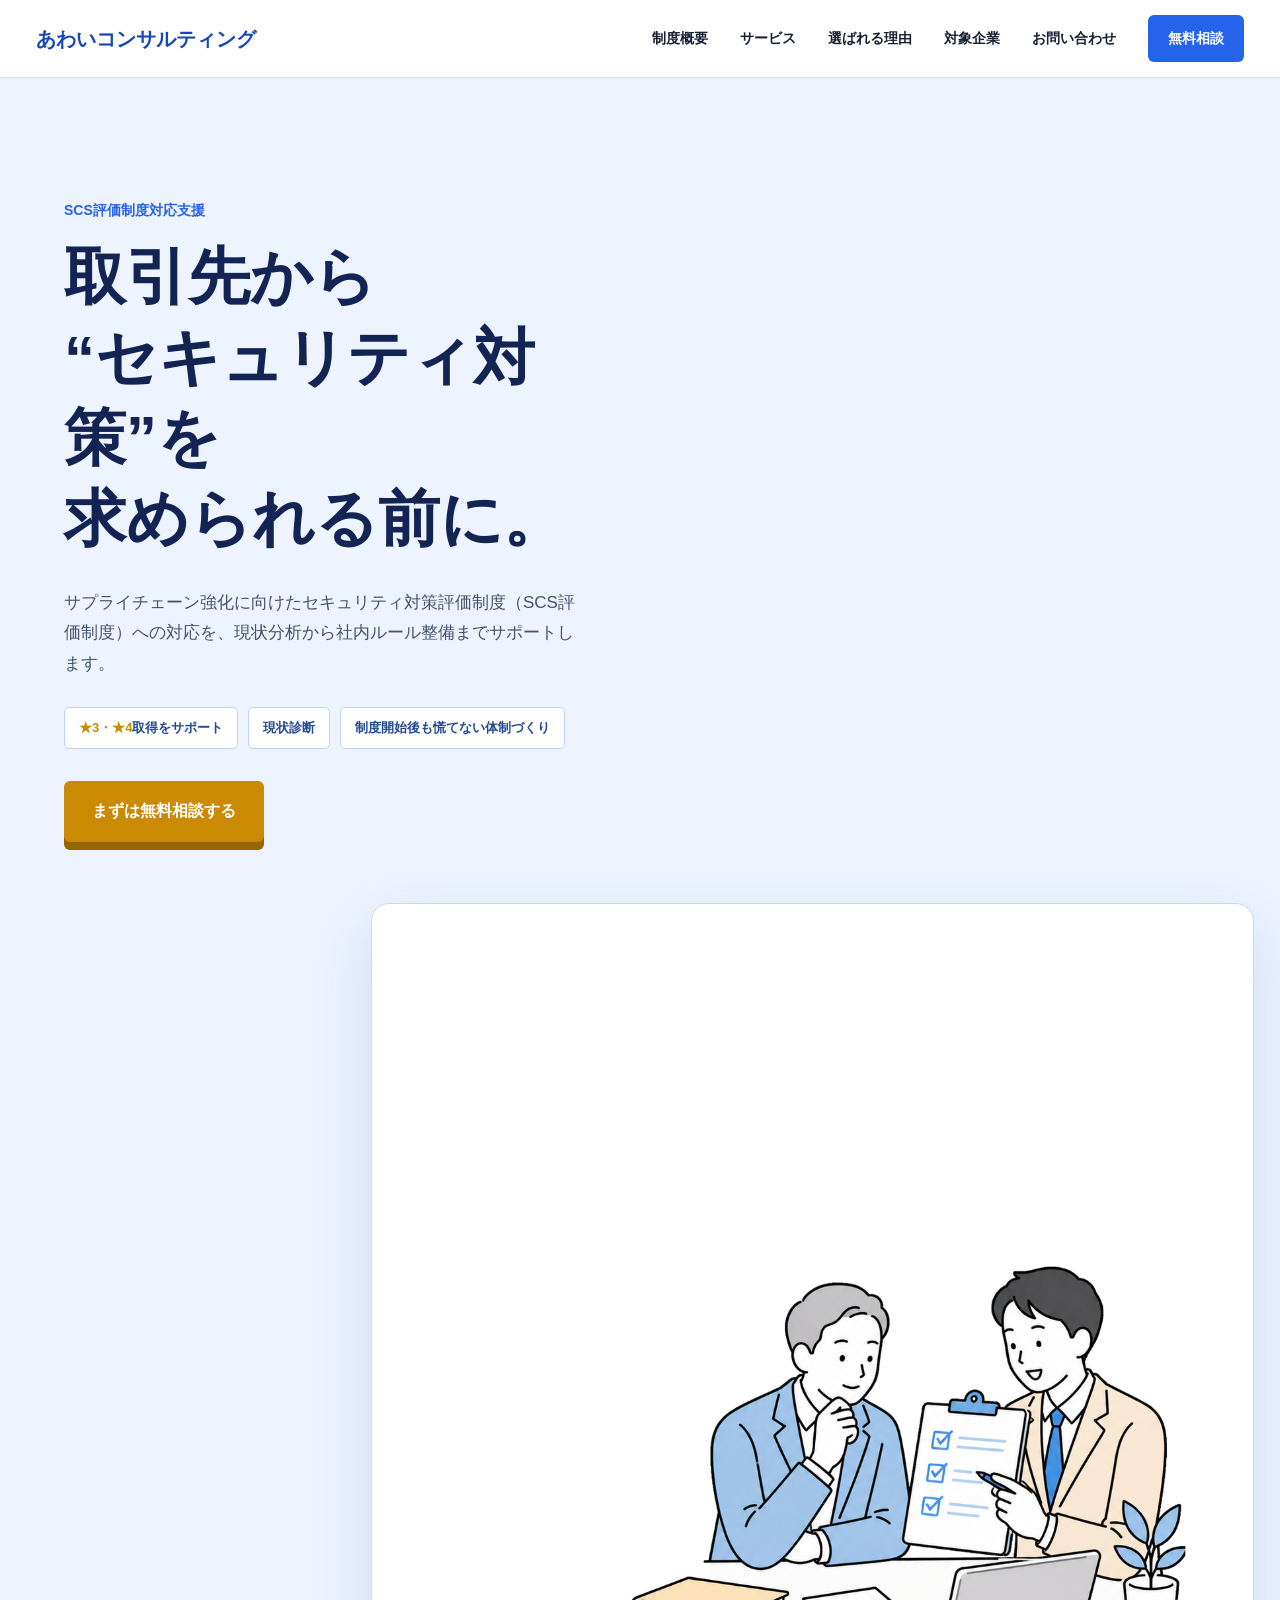
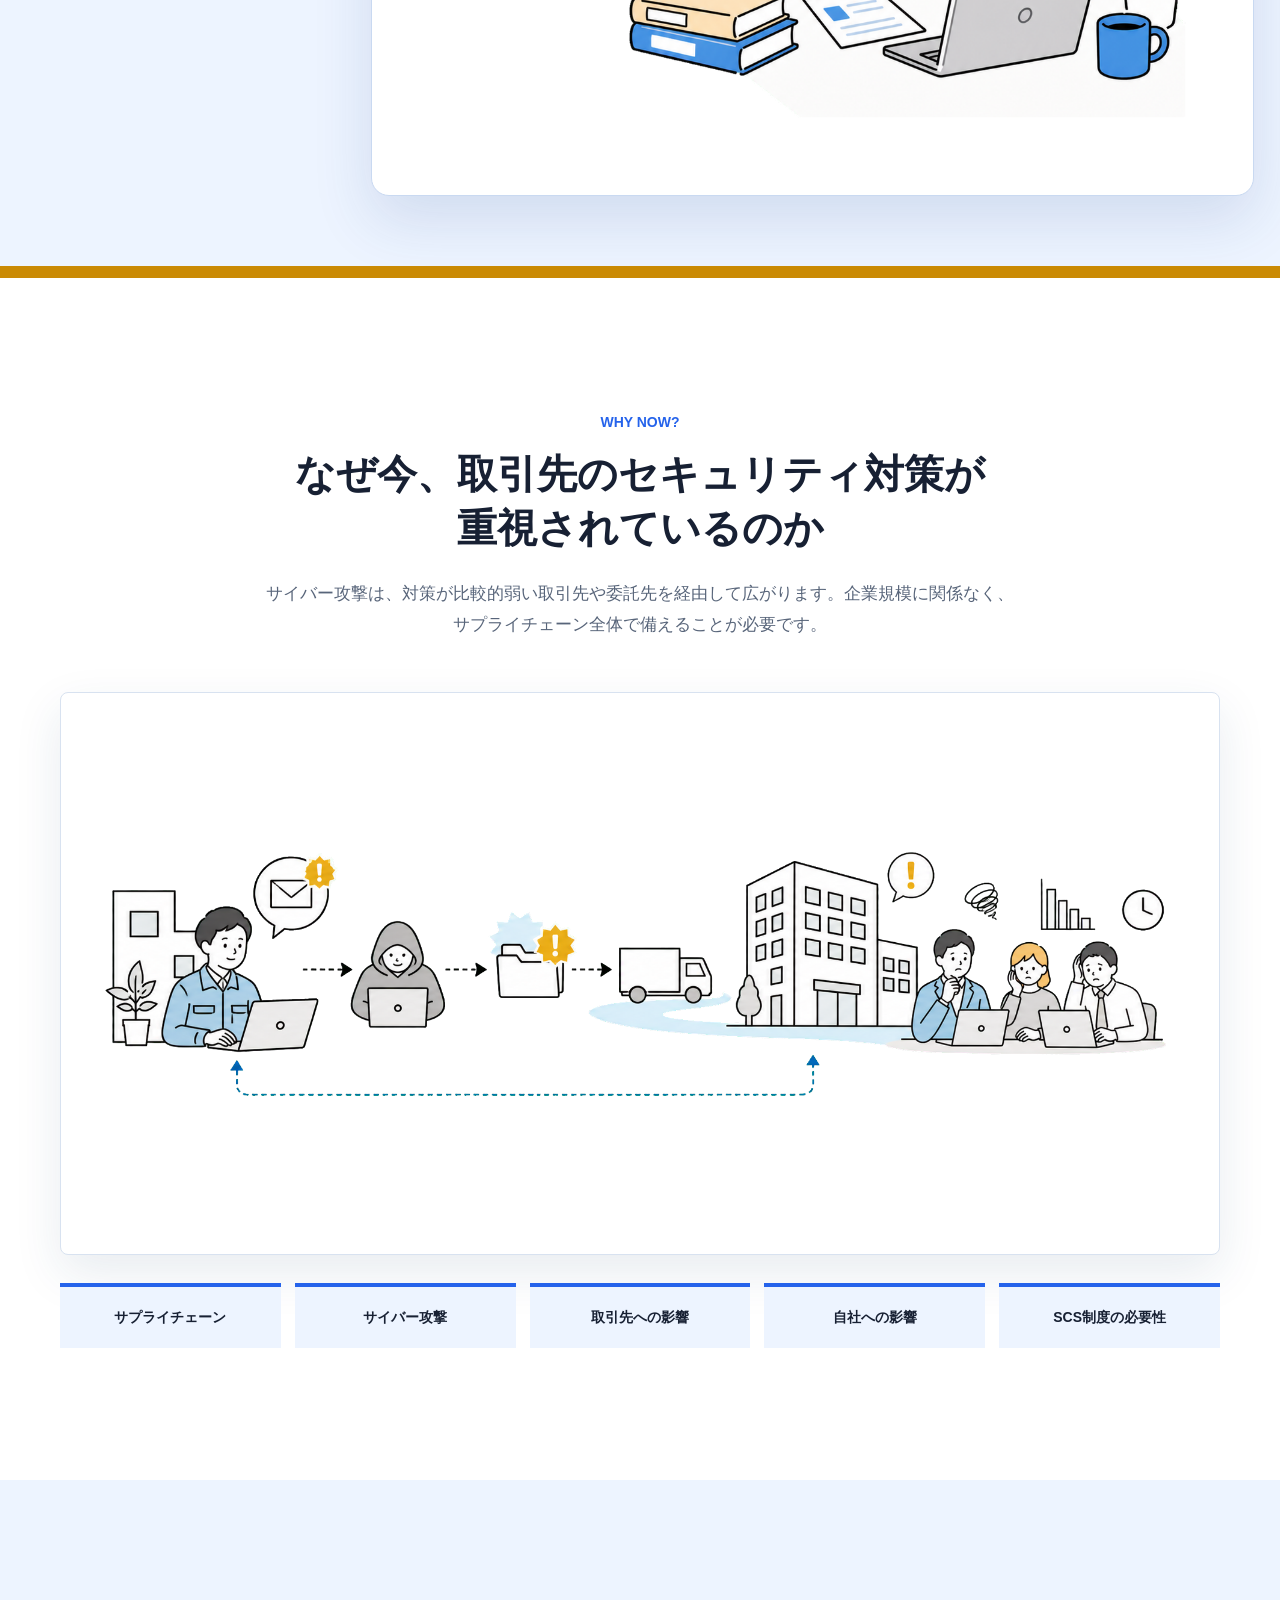
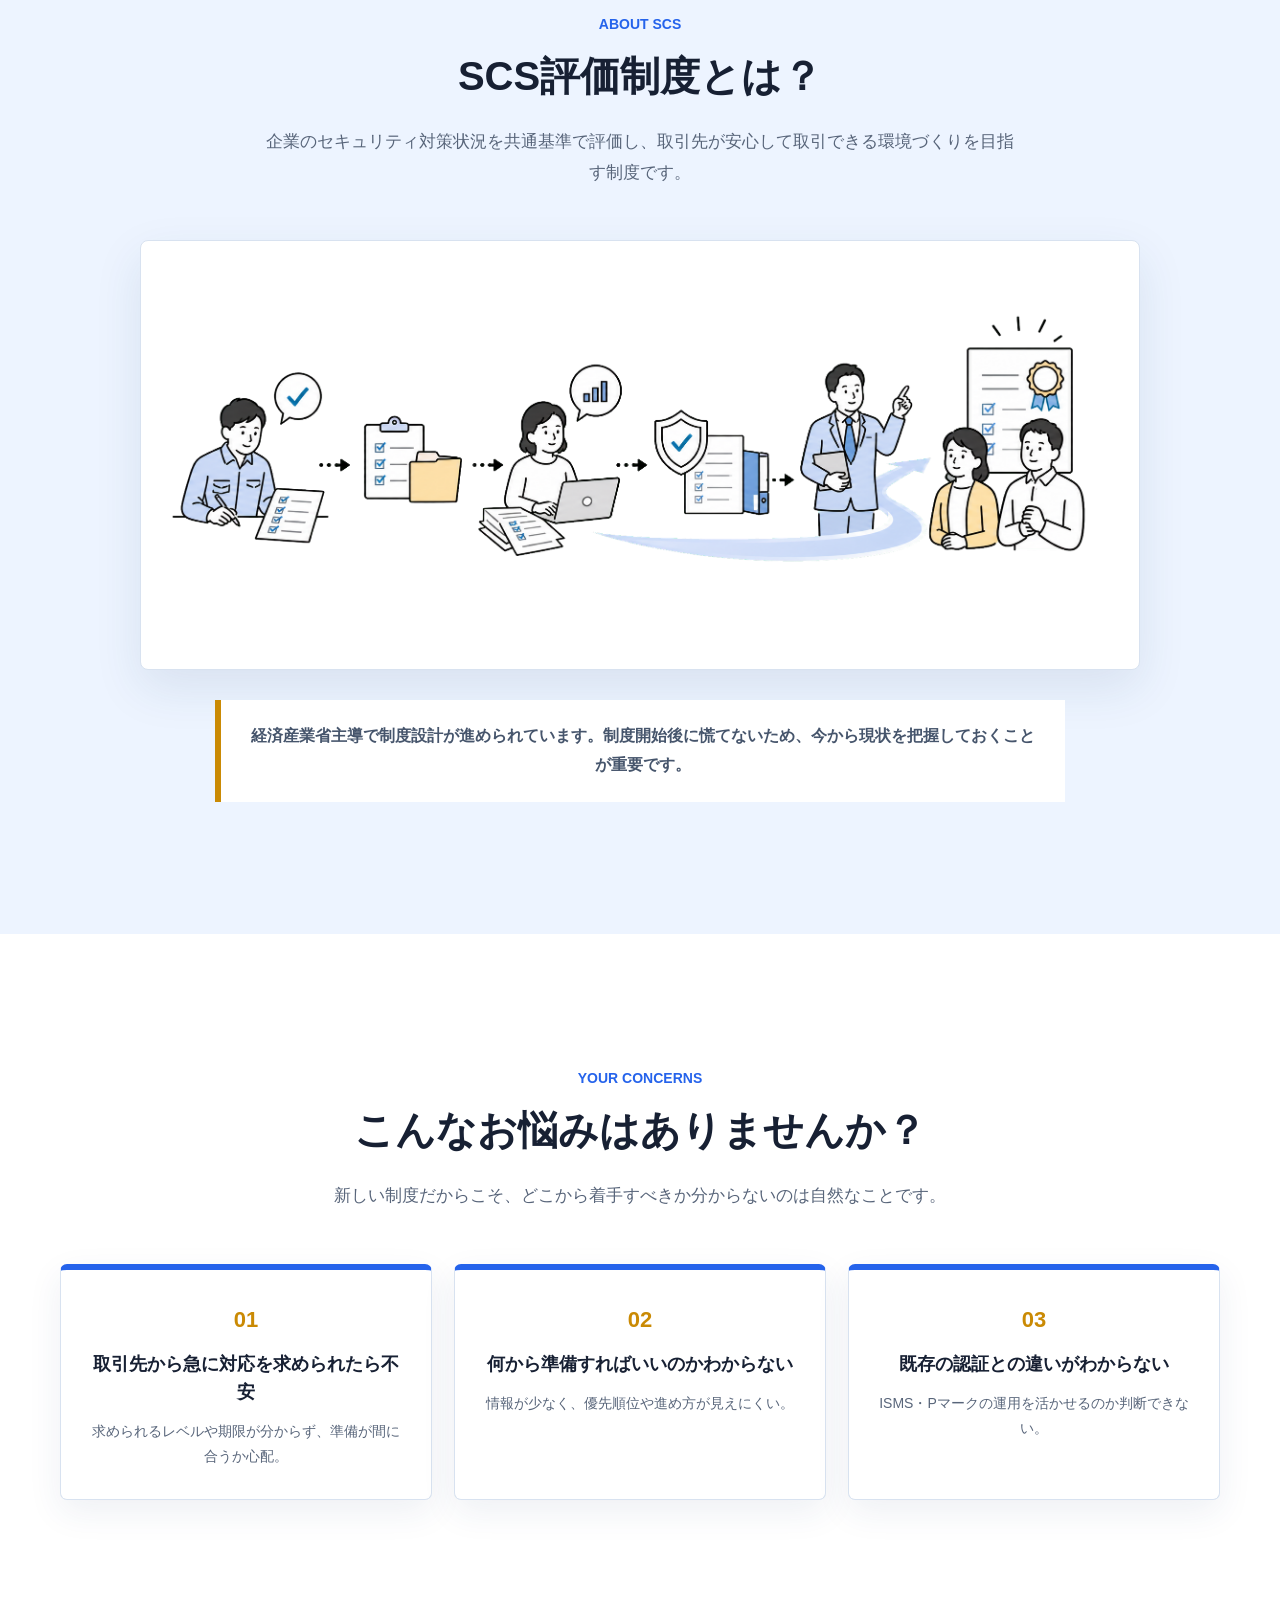
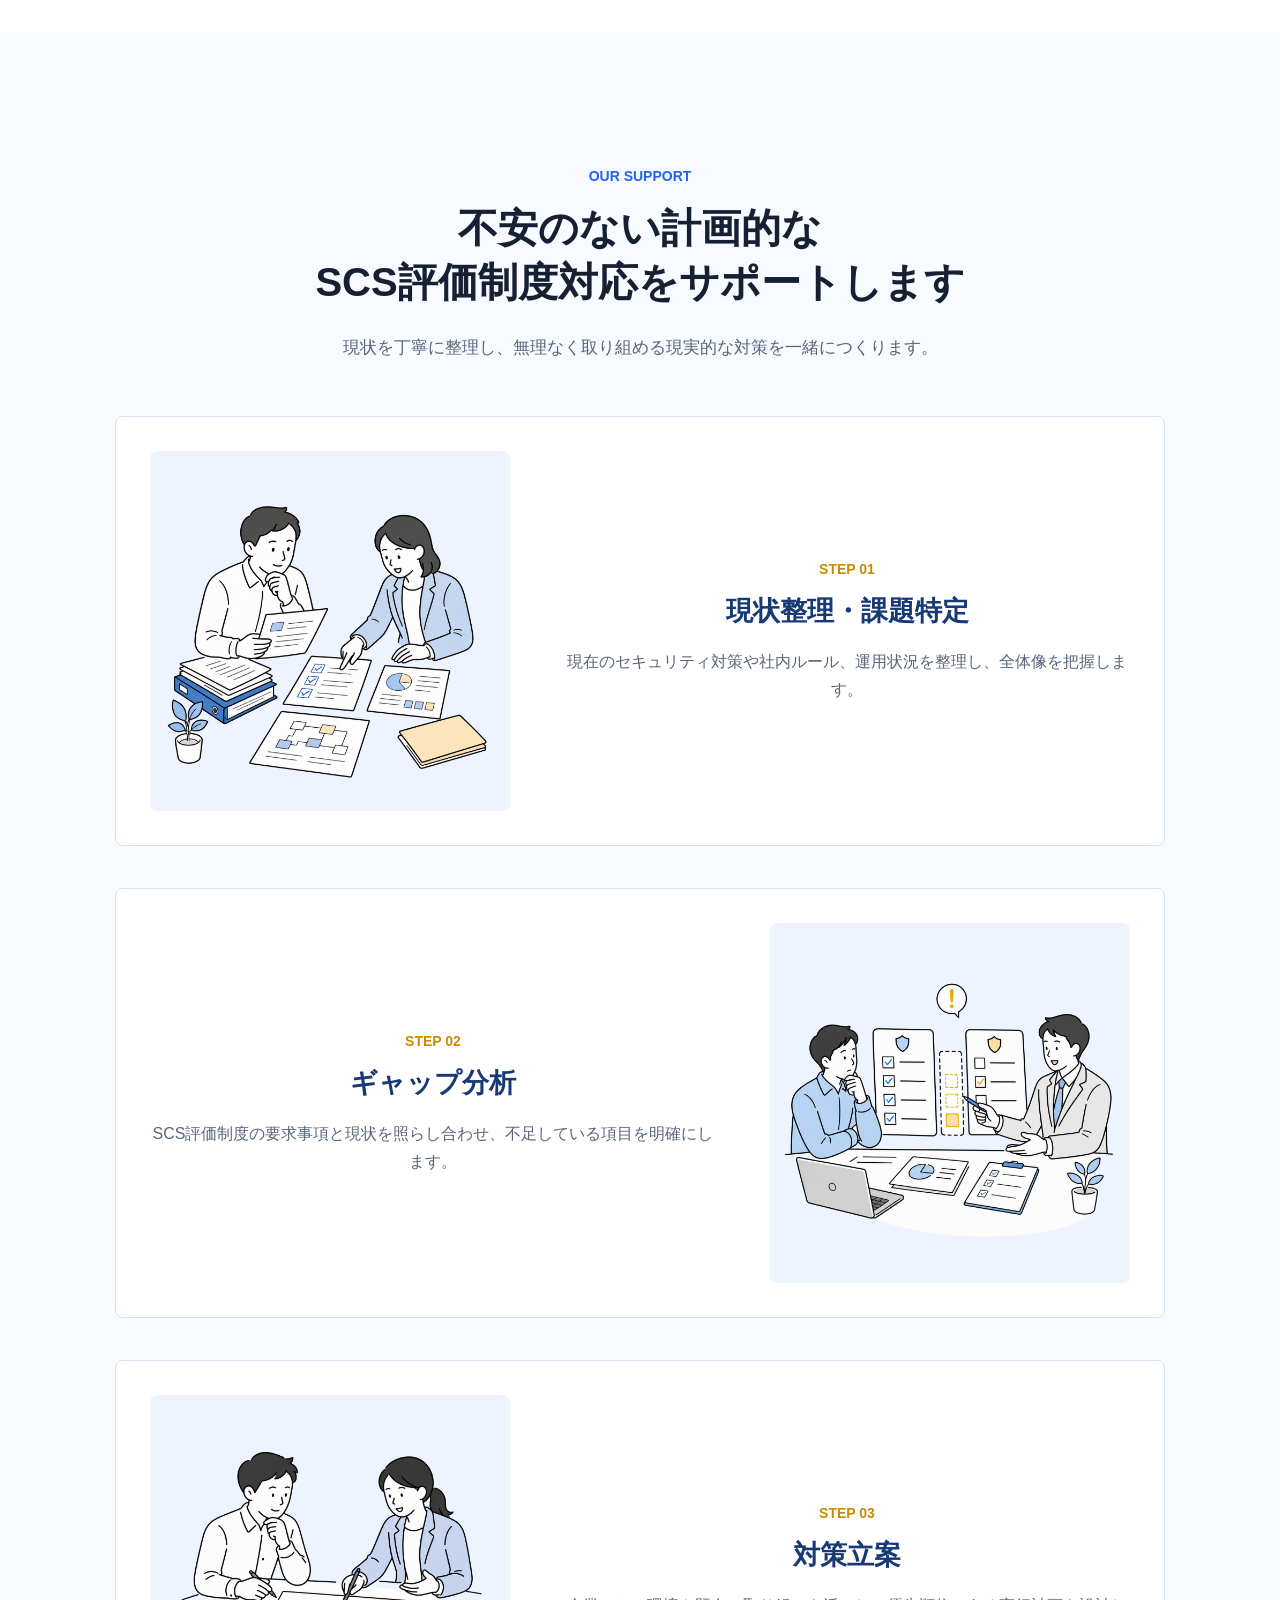
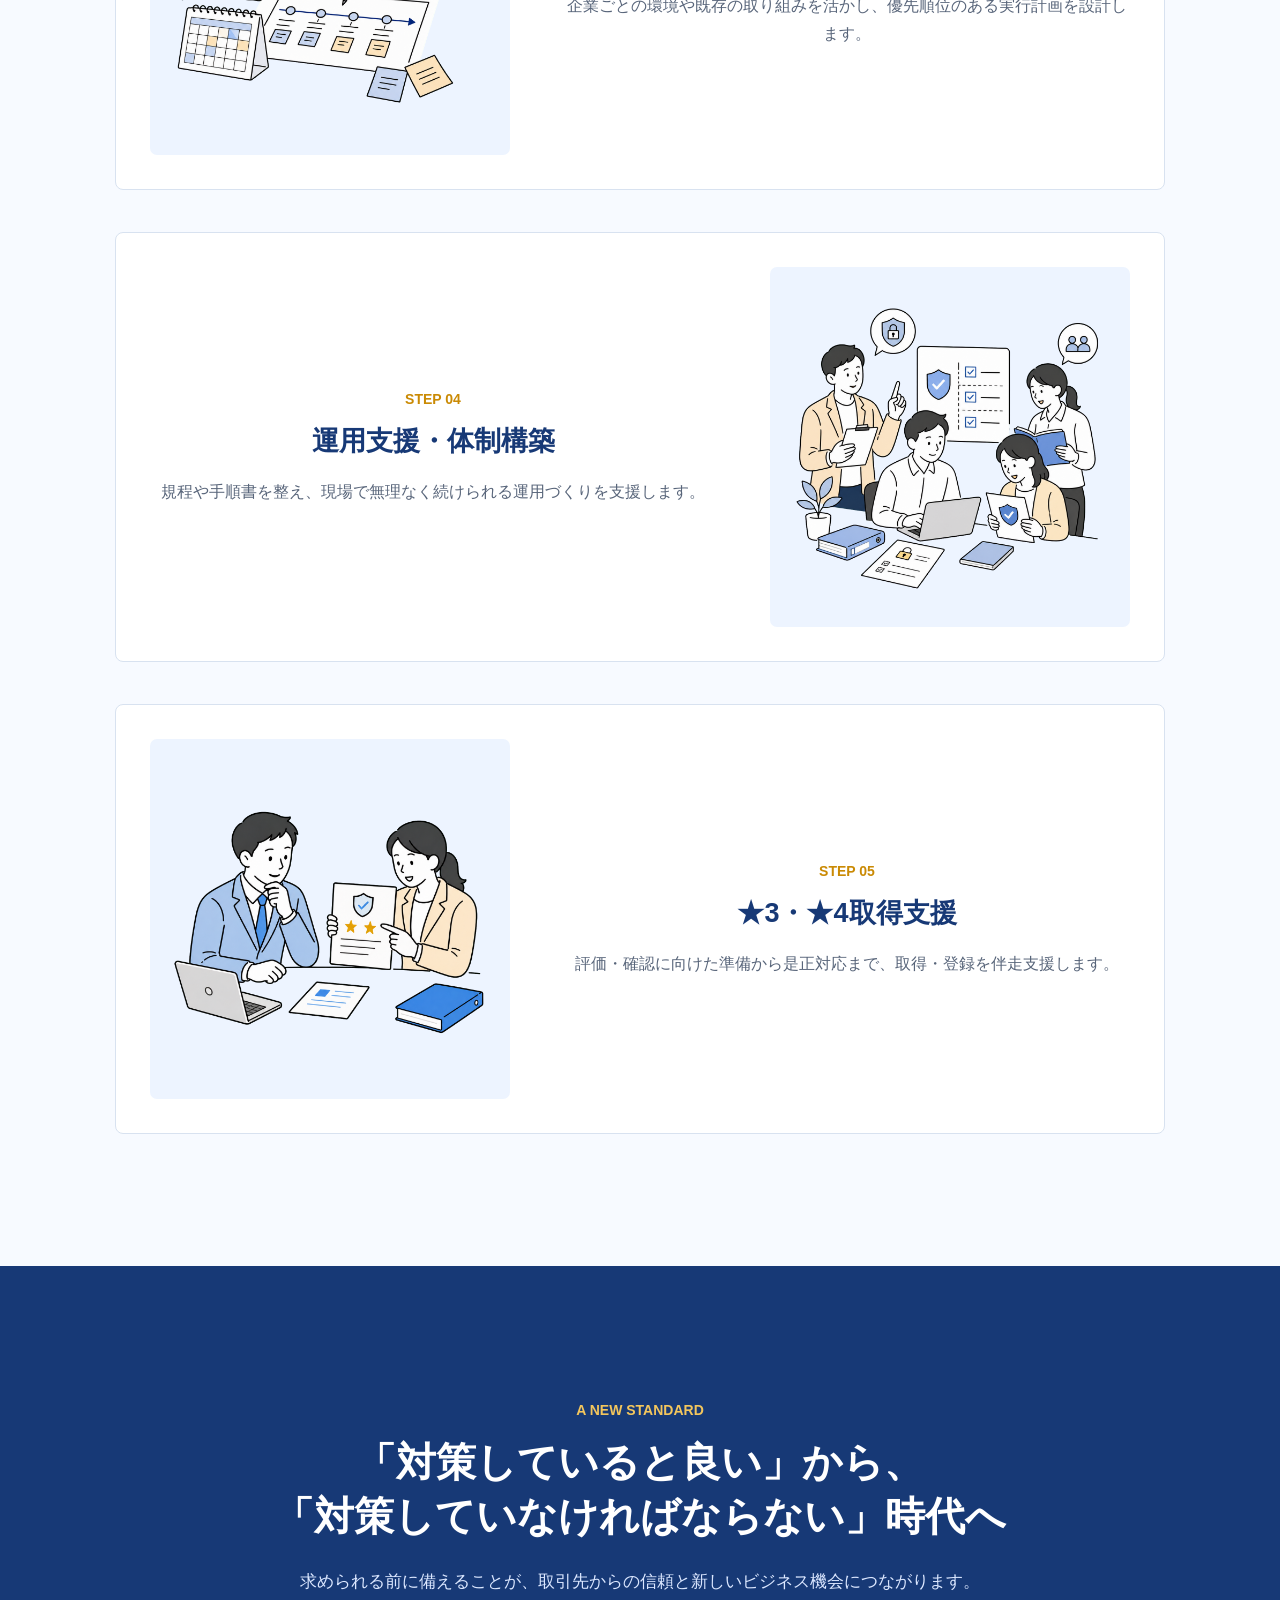
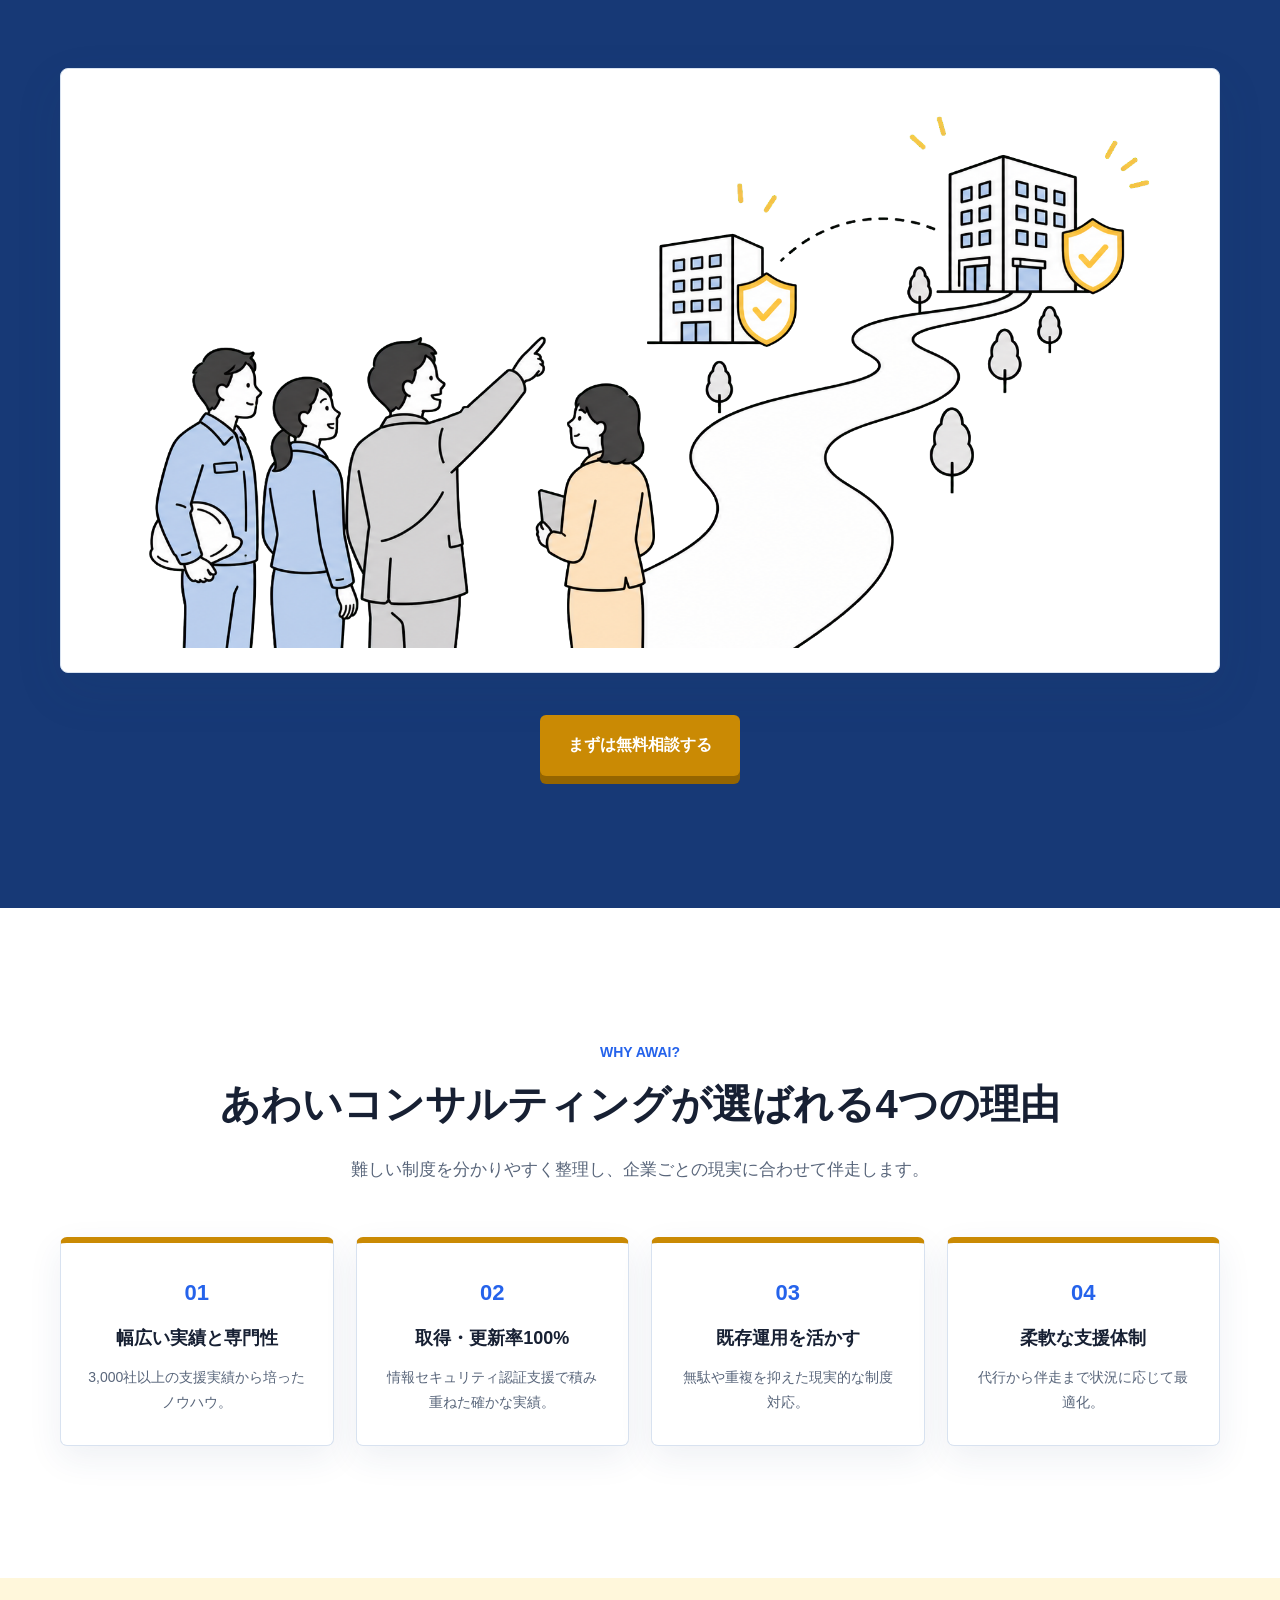
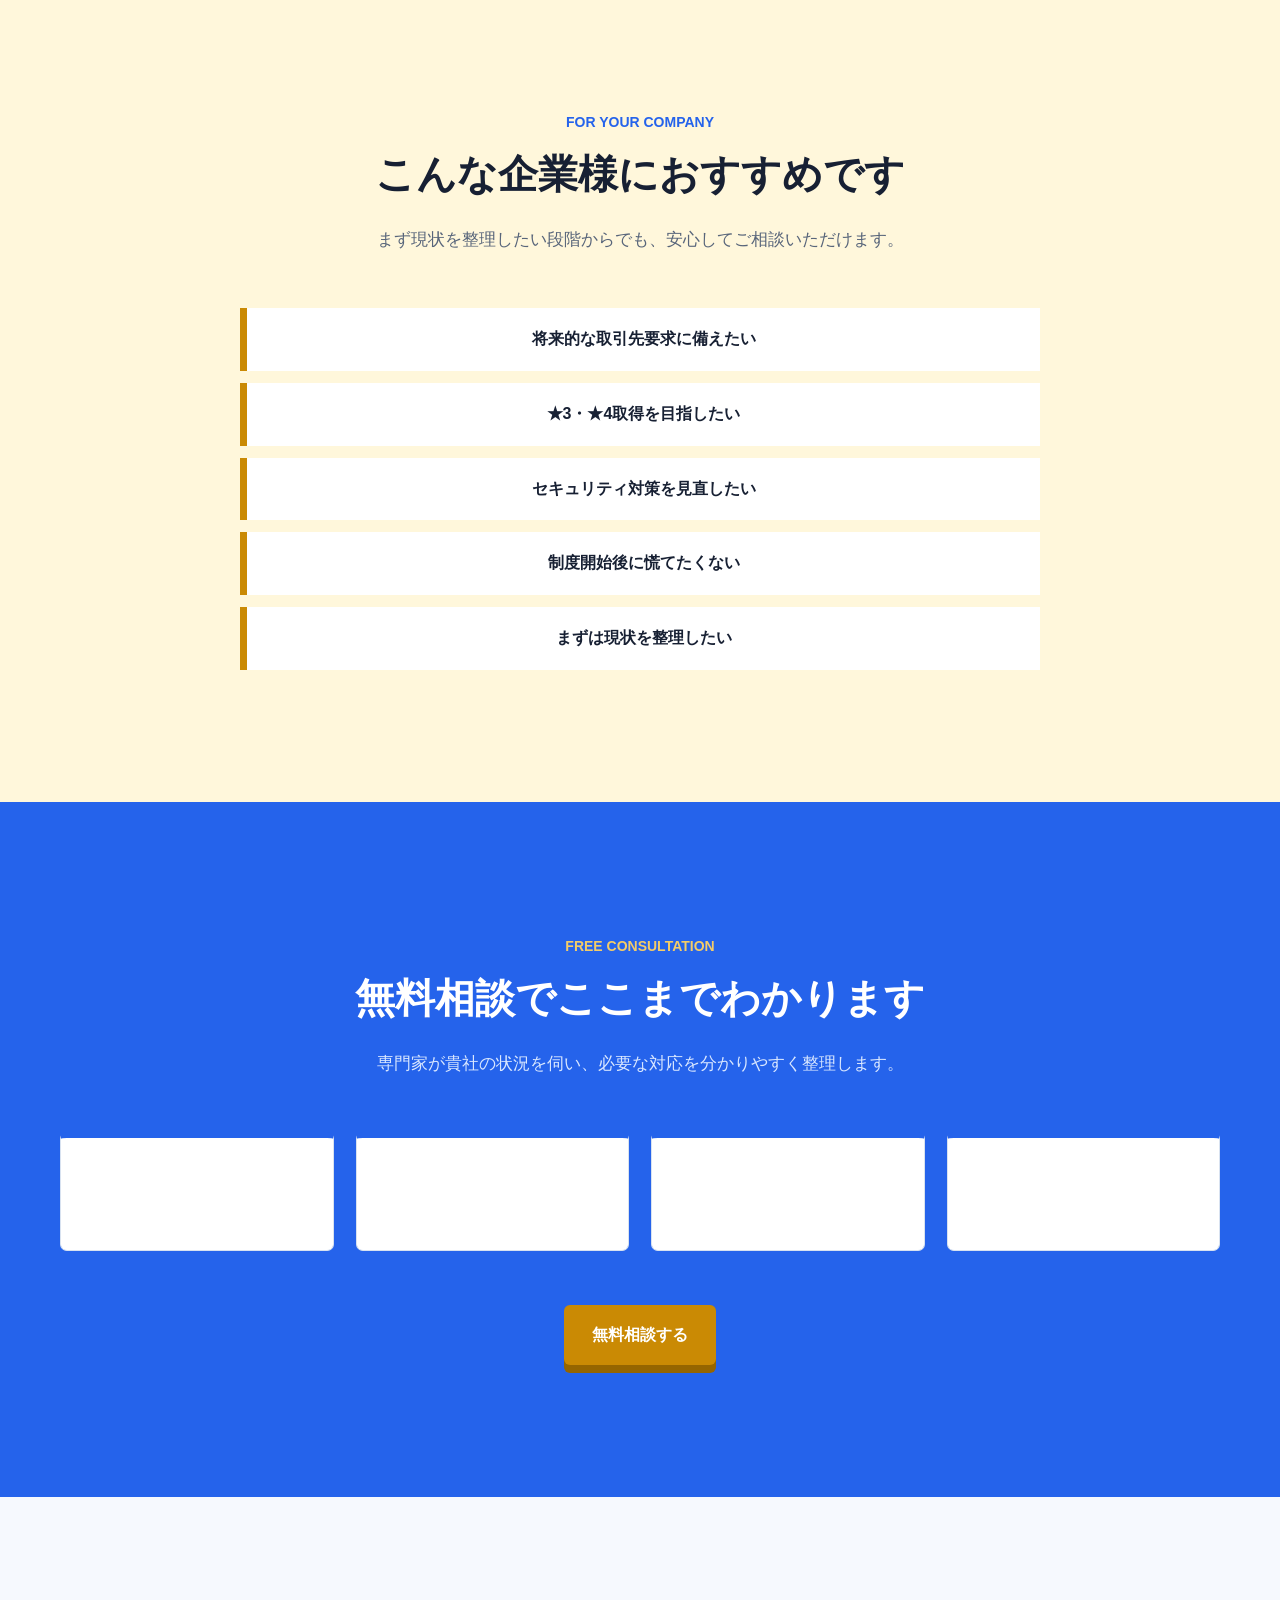
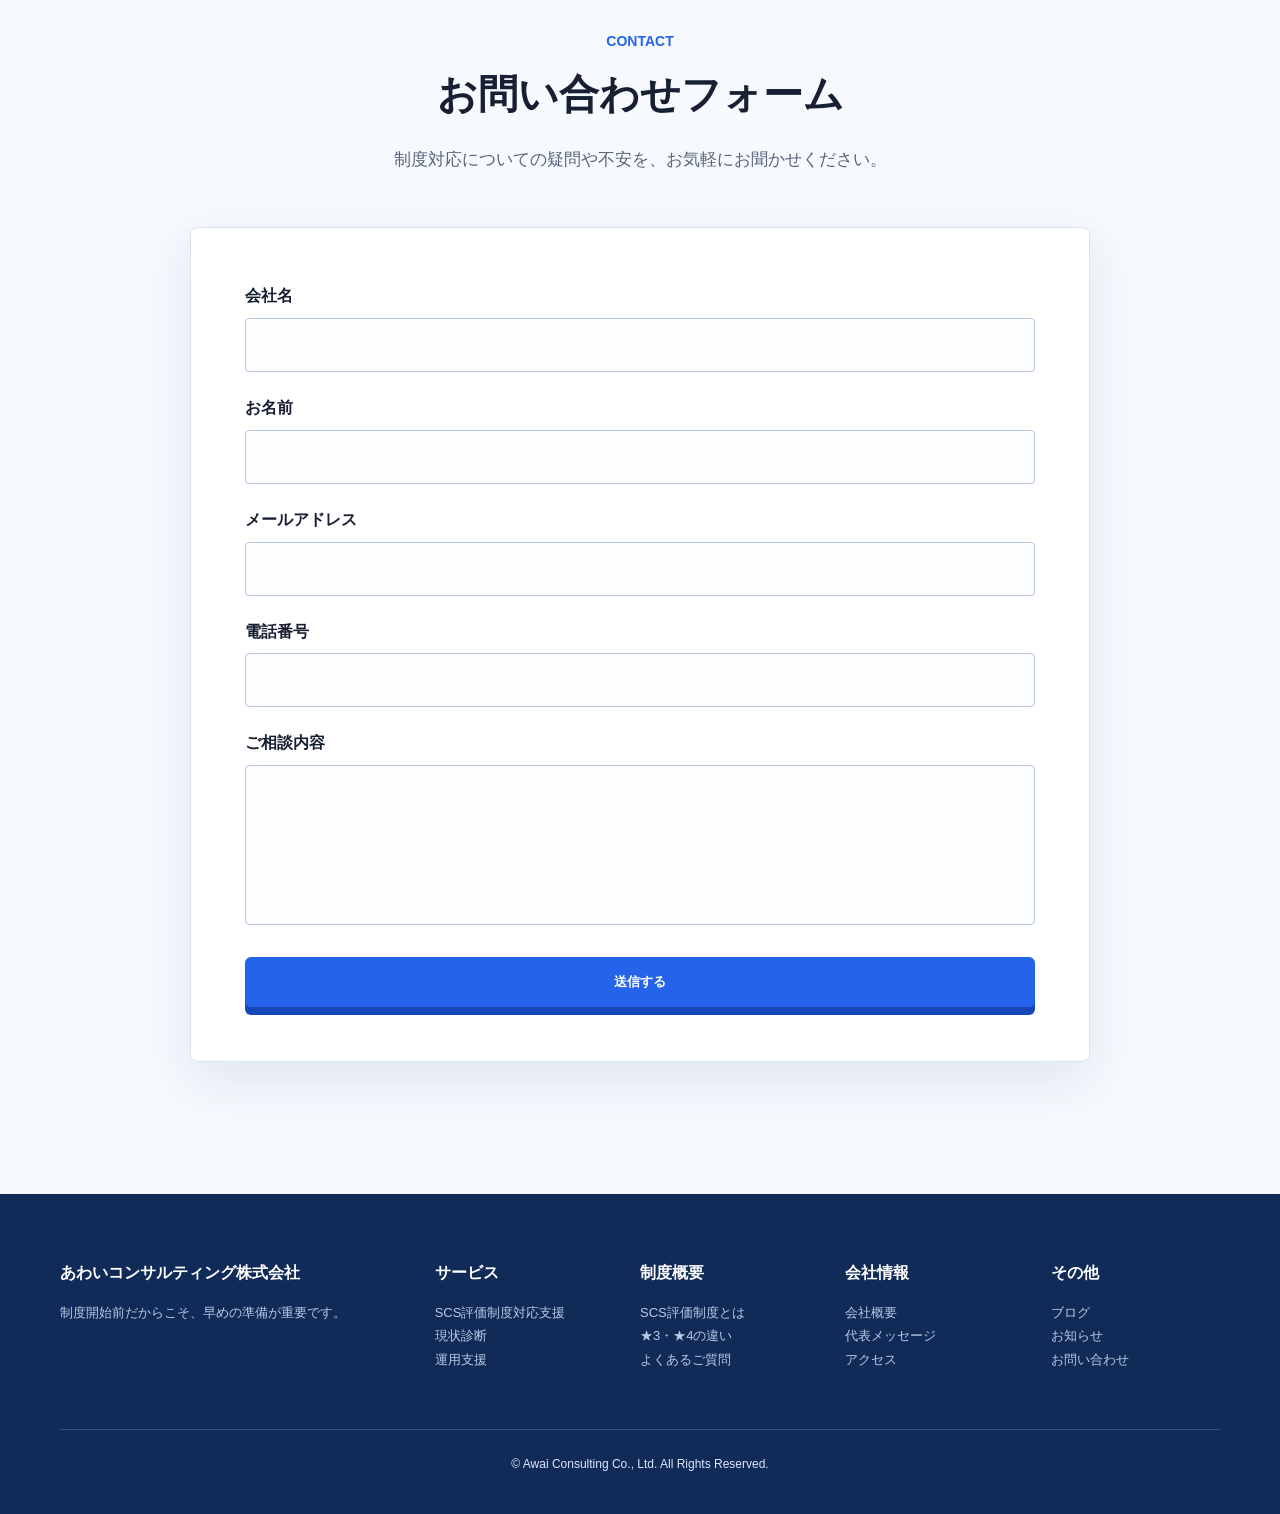
<file: output/design-comp/comp-v2.html>
<!doctype html>
<html lang="ja">
<head>
  <meta charset="utf-8">
  <meta name="viewport" content="width=device-width, initial-scale=1">
  <title>あわいコンサルティング SCS評価制度対応支援</title>
  <style>
    *{box-sizing:border-box} html{scroll-behavior:smooth}
    body{margin:0;color:#172033;background:#fff;font-family:"Noto Sans JP","Yu Gothic",Meiryo,sans-serif;line-height:1.8;letter-spacing:0}
    :root{--blue:#2563eb;--blue-dark:#1646b8;--blue-pale:#edf4ff;--blue-soft:#dce9ff;--gold:#ca8a04;--gold-pale:#fff7db;--ink:#172033;--muted:#58657a;--line:#d8e2f0}
    .wrap{width:min(1160px,calc(100% - 96px));margin:auto}.eyebrow{color:var(--blue);font-weight:800;font-size:14px}.section{padding:132px 0}.section h2{font-size:40px;line-height:1.35;margin:12px 0 24px}.lead{max-width:760px;color:var(--muted);font-size:17px;margin:0 auto 52px}.center{text-align:center}
    header{height:78px;background:#fff;border-bottom:1px solid var(--line);display:flex;align-items:center;position:relative;z-index:3}
    nav{display:flex;align-items:center;justify-content:space-between;width:min(1240px,calc(100% - 72px));margin:auto}.logo{font-size:20px;font-weight:900;color:var(--blue-dark)}.navlinks{display:flex;gap:32px;align-items:center;font-weight:700;font-size:14px}.btn{display:inline-flex;justify-content:center;align-items:center;border:0;background:var(--blue);color:#fff;font-weight:800;padding:16px 28px;border-radius:6px;box-shadow:0 8px 0 #1646b8}.btn.gold{background:var(--gold);box-shadow:0 8px 0 #956500}.btn.small{padding:11px 20px;box-shadow:none}
    .hero{height:1800px;min-height:200vh;background:var(--blue-pale);position:relative;overflow:hidden;border-bottom:12px solid var(--gold)}
    .hero-copy{position:absolute;left:max(64px,calc((100% - 1160px)/2));top:120px;width:520px;z-index:2}.hero h1{font-size:62px;line-height:1.3;margin:14px 0 28px;color:#122454}.hero p{font-size:17px;color:#42526a;margin:0 0 28px}.tags{display:flex;gap:10px;flex-wrap:wrap;margin-bottom:32px}.tag{background:#fff;border:1px solid #bfd2f5;padding:8px 14px;border-radius:5px;font-size:13px;font-weight:800;color:#244b8f}.tag strong{color:var(--gold)}
    .hero-art{position:absolute;right:2%;bottom:70px;width:min(900px,69vw);aspect-ratio:1;background:#fff;border:1px solid #c9d9f1;border-radius:18px;padding:26px;box-shadow:0 24px 60px rgba(32,74,145,.14)}.hero-art img{width:100%;height:100%;object-fit:cover;border-radius:10px}
    .story{background:#fff}.art-wide{background:#fff;border:1px solid var(--line);padding:24px;border-radius:8px;box-shadow:0 18px 48px rgba(34,65,112,.10)}.art-wide img{width:100%;display:block}.story-notes{display:grid;grid-template-columns:repeat(5,1fr);gap:14px;margin-top:28px}.story-notes div{border-top:4px solid var(--blue);background:var(--blue-pale);padding:18px;text-align:center;font-weight:800;font-size:14px}
    .scs{background:var(--blue-pale)}.scs .art-wide{max-width:1000px;margin:auto}.notice{margin:30px auto 0;max-width:850px;background:#fff;border-left:6px solid var(--gold);padding:22px 28px;color:#46556c;font-weight:700}
    .worries{background:#fff}.cards3,.cards4{display:grid;gap:22px}.cards3{grid-template-columns:repeat(3,1fr)}.cards4{grid-template-columns:repeat(4,1fr)}.card{background:#fff;border:1px solid var(--line);border-top:6px solid var(--blue);padding:30px 26px;border-radius:7px;box-shadow:0 12px 34px rgba(34,65,112,.08)}.card .num{color:var(--gold);font-weight:900;font-size:22px}.card h3{font-size:18px;line-height:1.55;margin:12px 0}.card p{color:var(--muted);font-size:14px;margin:0}
    .support{background:#f7faff}.steps{display:flex;flex-direction:column;gap:42px;max-width:1050px;margin:auto}.step{display:grid;grid-template-columns:360px 1fr;gap:54px;align-items:center;background:#fff;border:1px solid var(--line);padding:34px;border-radius:8px}.step:nth-child(even){grid-template-columns:1fr 360px}.step:nth-child(even) .step-art{order:2}.step-art{background:var(--blue-pale);padding:12px;border-radius:7px}.step-art img{display:block;width:100%;aspect-ratio:1;object-fit:cover}.step-num{color:var(--gold);font-weight:900;font-size:14px}.step h3{font-size:27px;margin:5px 0 12px;color:#173976}.step p{color:var(--muted);margin:0}
    .proposal{background:#173976;color:#fff}.proposal .wrap{display:flex;flex-direction:column;align-items:center}.proposal h2{color:#fff;max-width:880px}.proposal .lead{color:#dbe7ff}.proposal .art-wide{width:100%;margin:18px 0 42px;background:#fff}
    .reasons{background:#fff}.reason-card{border-top-color:var(--gold)}.reason-card .num{color:var(--blue)}.target{background:var(--gold-pale)}.checklist{max-width:800px;margin:auto;display:grid;gap:12px}.checklist div{background:#fff;border-left:7px solid var(--gold);padding:17px 24px;font-weight:800}
    .consult{background:var(--blue);color:#fff}.consult h2{color:#fff}.consult .lead{color:#d9e7ff}.consult .card{box-shadow:none}.form-section{background:#f6f9fe}.form{max-width:900px;margin:auto;background:#fff;border:1px solid var(--line);padding:54px;border-radius:8px;box-shadow:0 18px 50px rgba(34,65,112,.10)}.field{margin-bottom:22px}.field label{display:block;font-weight:800;margin-bottom:7px}.field div{height:54px;border:1px solid #b8c7dd;background:#fbfdff;border-radius:4px}.field.textarea div{height:160px}.submit{width:100%;margin-top:10px}
    footer{background:#112b59;color:#dbe7ff;padding:65px 0 38px}.foot{display:grid;grid-template-columns:2fr repeat(4,1fr);gap:36px}.foot strong{color:#fff}.foot p{font-size:13px;color:#b9c9e4}.copy{text-align:center;border-top:1px solid #38517d;margin-top:45px;padding-top:24px;font-size:12px}
  </style>
</head>
<body>
  <header><nav><div class="logo">あわいコンサルティング</div><div class="navlinks"><span>制度概要</span><span>サービス</span><span>選ばれる理由</span><span>対象企業</span><span>お問い合わせ</span><a class="btn small">無料相談</a></div></nav></header>
  <section class="hero">
    <div class="hero-copy"><div class="eyebrow">SCS評価制度対応支援</div><h1>取引先から<br>“セキュリティ対策”を<br>求められる前に。</h1><p>サプライチェーン強化に向けたセキュリティ対策評価制度（SCS評価制度）への対応を、現状分析から社内ルール整備までサポートします。</p><div class="tags"><span class="tag"><strong>★3・★4</strong>取得をサポート</span><span class="tag">現状診断</span><span class="tag">制度開始後も慌てない体制づくり</span></div><a class="btn gold">まずは無料相談する</a></div>
    <div class="hero-art"><img src="assets-v2/hero.png" alt=""></div>
  </section>
  <section class="section story"><div class="wrap center"><div class="eyebrow">WHY NOW?</div><h2>なぜ今、取引先のセキュリティ対策が<br>重視されているのか</h2><p class="lead">サイバー攻撃は、対策が比較的弱い取引先や委託先を経由して広がります。企業規模に関係なく、サプライチェーン全体で備えることが必要です。</p><div class="art-wide"><img src="assets-v2/system-background.png" alt=""></div><div class="story-notes"><div>サプライチェーン</div><div>サイバー攻撃</div><div>取引先への影響</div><div>自社への影響</div><div>SCS制度の必要性</div></div></div></section>
  <section class="section scs"><div class="wrap center"><div class="eyebrow">ABOUT SCS</div><h2>SCS評価制度とは？</h2><p class="lead">企業のセキュリティ対策状況を共通基準で評価し、取引先が安心して取引できる環境づくりを目指す制度です。</p><div class="art-wide"><img src="assets-v2/scs-explanation.png" alt=""></div><div class="notice">経済産業省主導で制度設計が進められています。制度開始後に慌てないため、今から現状を把握しておくことが重要です。</div></div></section>
  <section class="section worries"><div class="wrap center"><div class="eyebrow">YOUR CONCERNS</div><h2>こんなお悩みはありませんか？</h2><p class="lead">新しい制度だからこそ、どこから着手すべきか分からないのは自然なことです。</p><div class="cards3"><article class="card"><div class="num">01</div><h3>取引先から急に対応を求められたら不安</h3><p>求められるレベルや期限が分からず、準備が間に合うか心配。</p></article><article class="card"><div class="num">02</div><h3>何から準備すればいいのかわからない</h3><p>情報が少なく、優先順位や進め方が見えにくい。</p></article><article class="card"><div class="num">03</div><h3>既存の認証との違いがわからない</h3><p>ISMS・Pマークの運用を活かせるのか判断できない。</p></article></div></div></section>
  <section class="section support"><div class="wrap center"><div class="eyebrow">OUR SUPPORT</div><h2>不安のない計画的な<br>SCS評価制度対応をサポートします</h2><p class="lead">現状を丁寧に整理し、無理なく取り組める現実的な対策を一緒につくります。</p><div class="steps">
    <article class="step"><div class="step-art"><img src="assets-v2/step-01-current-review.png" alt=""></div><div><div class="step-num">STEP 01</div><h3>現状整理・課題特定</h3><p>現在のセキュリティ対策や社内ルール、運用状況を整理し、全体像を把握します。</p></div></article>
    <article class="step"><div class="step-art"><img src="assets-v2/step-02-gap-analysis.png" alt=""></div><div><div class="step-num">STEP 02</div><h3>ギャップ分析</h3><p>SCS評価制度の要求事項と現状を照らし合わせ、不足している項目を明確にします。</p></div></article>
    <article class="step"><div class="step-art"><img src="assets-v2/step-03-plan.png" alt=""></div><div><div class="step-num">STEP 03</div><h3>対策立案</h3><p>企業ごとの環境や既存の取り組みを活かし、優先順位のある実行計画を設計します。</p></div></article>
    <article class="step"><div class="step-art"><img src="assets-v2/step-04-operation.png" alt=""></div><div><div class="step-num">STEP 04</div><h3>運用支援・体制構築</h3><p>規程や手順書を整え、現場で無理なく続けられる運用づくりを支援します。</p></div></article>
    <article class="step"><div class="step-art"><img src="assets-v2/step-05-achievement.png" alt=""></div><div><div class="step-num">STEP 05</div><h3>★3・★4取得支援</h3><p>評価・確認に向けた準備から是正対応まで、取得・登録を伴走支援します。</p></div></article>
  </div></div></section>
  <section class="section proposal"><div class="wrap center"><div class="eyebrow" style="color:#f3c65d">A NEW STANDARD</div><h2>「対策していると良い」から、<br>「対策していなければならない」時代へ</h2><p class="lead">求められる前に備えることが、取引先からの信頼と新しいビジネス機会につながります。</p><div class="art-wide"><img src="assets-v2/proposal.png" alt=""></div><a class="btn gold">まずは無料相談する</a></div></section>
  <section class="section reasons"><div class="wrap center"><div class="eyebrow">WHY AWAI?</div><h2>あわいコンサルティングが選ばれる4つの理由</h2><p class="lead">難しい制度を分かりやすく整理し、企業ごとの現実に合わせて伴走します。</p><div class="cards4"><article class="card reason-card"><div class="num">01</div><h3>幅広い実績と専門性</h3><p>3,000社以上の支援実績から培ったノウハウ。</p></article><article class="card reason-card"><div class="num">02</div><h3>取得・更新率100%</h3><p>情報セキュリティ認証支援で積み重ねた確かな実績。</p></article><article class="card reason-card"><div class="num">03</div><h3>既存運用を活かす</h3><p>無駄や重複を抑えた現実的な制度対応。</p></article><article class="card reason-card"><div class="num">04</div><h3>柔軟な支援体制</h3><p>代行から伴走まで状況に応じて最適化。</p></article></div></div></section>
  <section class="section target"><div class="wrap center"><div class="eyebrow">FOR YOUR COMPANY</div><h2>こんな企業様におすすめです</h2><p class="lead">まず現状を整理したい段階からでも、安心してご相談いただけます。</p><div class="checklist"><div>将来的な取引先要求に備えたい</div><div>★3・★4取得を目指したい</div><div>セキュリティ対策を見直したい</div><div>制度開始後に慌てたくない</div><div>まずは現状を整理したい</div></div></div></section>
  <section class="section consult"><div class="wrap center"><div class="eyebrow" style="color:#f4cc68">FREE CONSULTATION</div><h2>無料相談でここまでわかります</h2><p class="lead">専門家が貴社の状況を伺い、必要な対応を分かりやすく整理します。</p><div class="cards4"><article class="card"><h3>必要な対応レベル</h3></article><article class="card"><h3>★3・★4取得までの流れ</h3></article><article class="card"><h3>必要な作業・準備内容</h3></article><article class="card"><h3>現状の課題整理</h3></article></div><div style="margin-top:54px"><a class="btn gold">無料相談する</a></div></div></section>
  <section class="section form-section"><div class="wrap center"><div class="eyebrow">CONTACT</div><h2>お問い合わせフォーム</h2><p class="lead">制度対応についての疑問や不安を、お気軽にお聞かせください。</p><div class="form center" style="text-align:left"><div class="field"><label>会社名</label><div></div></div><div class="field"><label>お名前</label><div></div></div><div class="field"><label>メールアドレス</label><div></div></div><div class="field"><label>電話番号</label><div></div></div><div class="field textarea"><label>ご相談内容</label><div></div></div><button class="btn submit">送信する</button></div></div></section>
  <footer><div class="wrap"><div class="foot"><div><strong>あわいコンサルティング株式会社</strong><p>制度開始前だからこそ、早めの準備が重要です。</p></div><div><strong>サービス</strong><p>SCS評価制度対応支援<br>現状診断<br>運用支援</p></div><div><strong>制度概要</strong><p>SCS評価制度とは<br>★3・★4の違い<br>よくあるご質問</p></div><div><strong>会社情報</strong><p>会社概要<br>代表メッセージ<br>アクセス</p></div><div><strong>その他</strong><p>ブログ<br>お知らせ<br>お問い合わせ</p></div></div><div class="copy">© Awai Consulting Co., Ltd. All Rights Reserved.</div></div></footer>
</body>
</html>
</file>
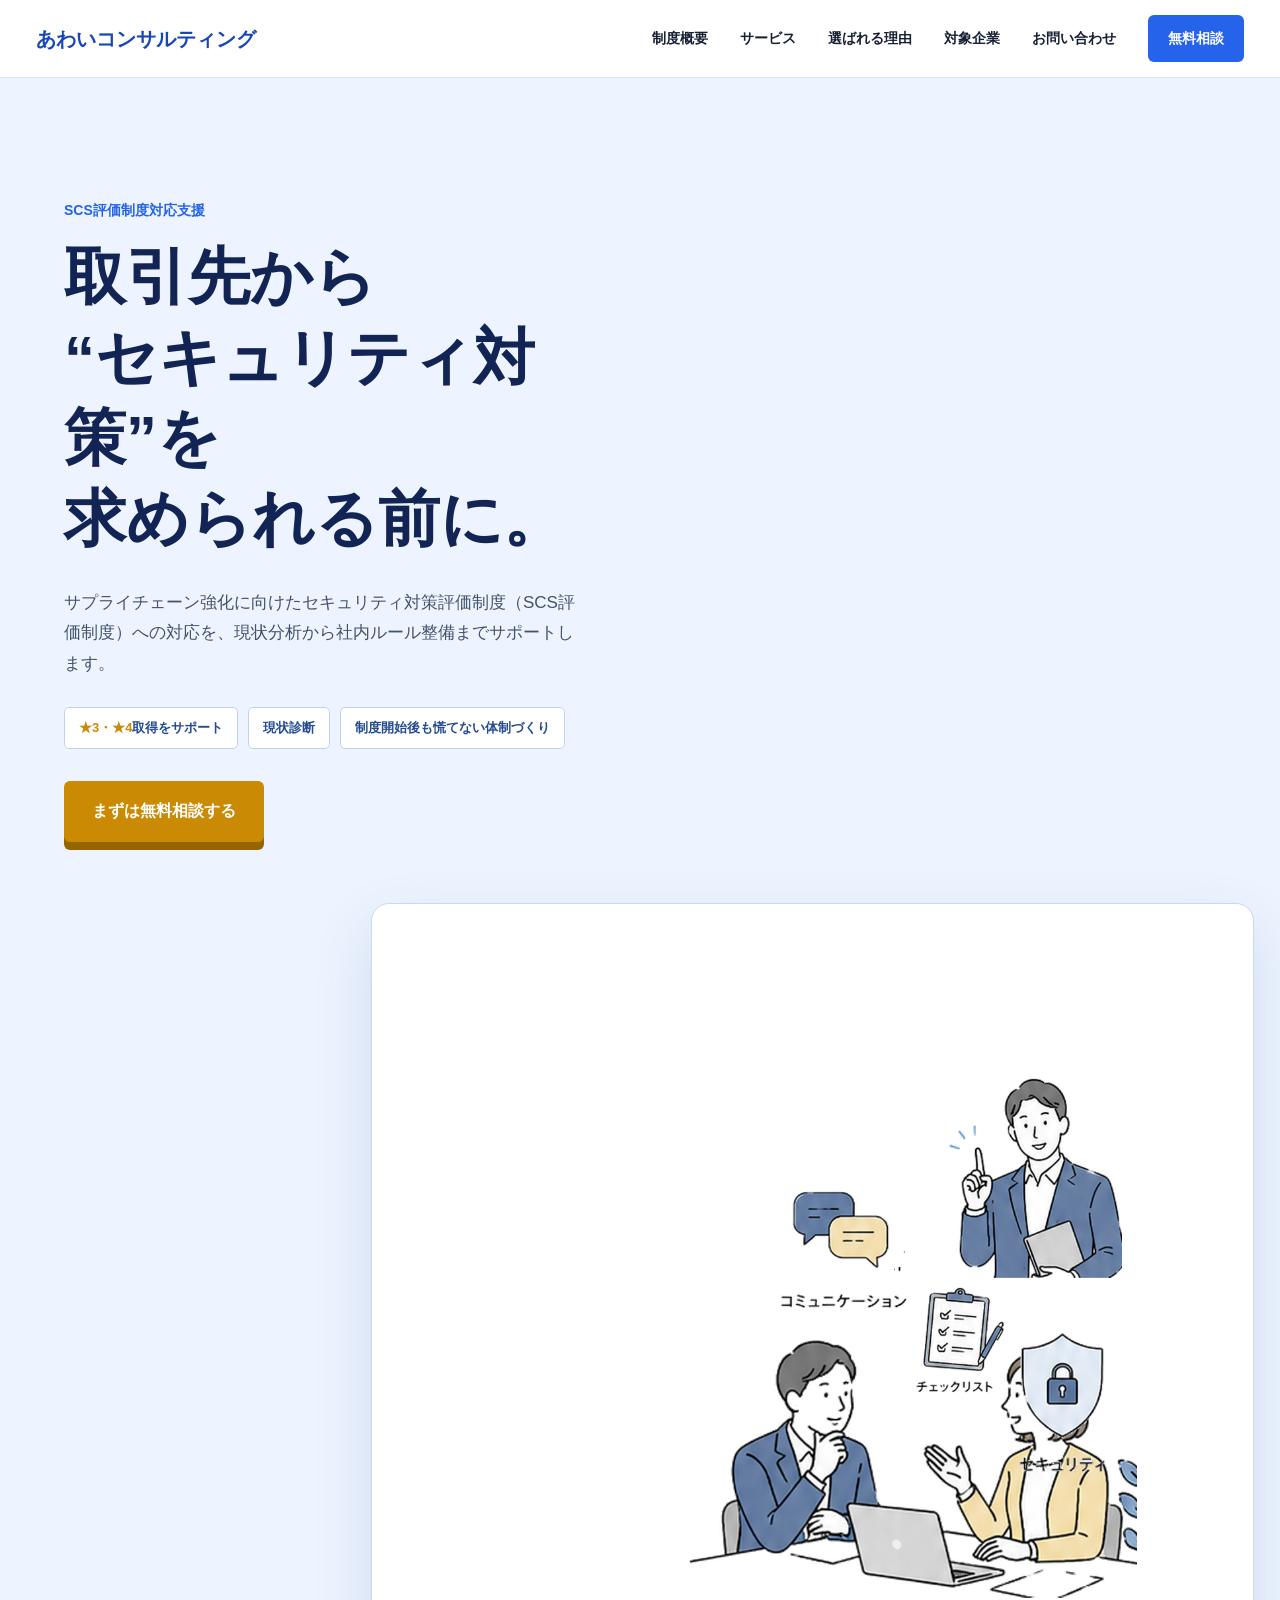
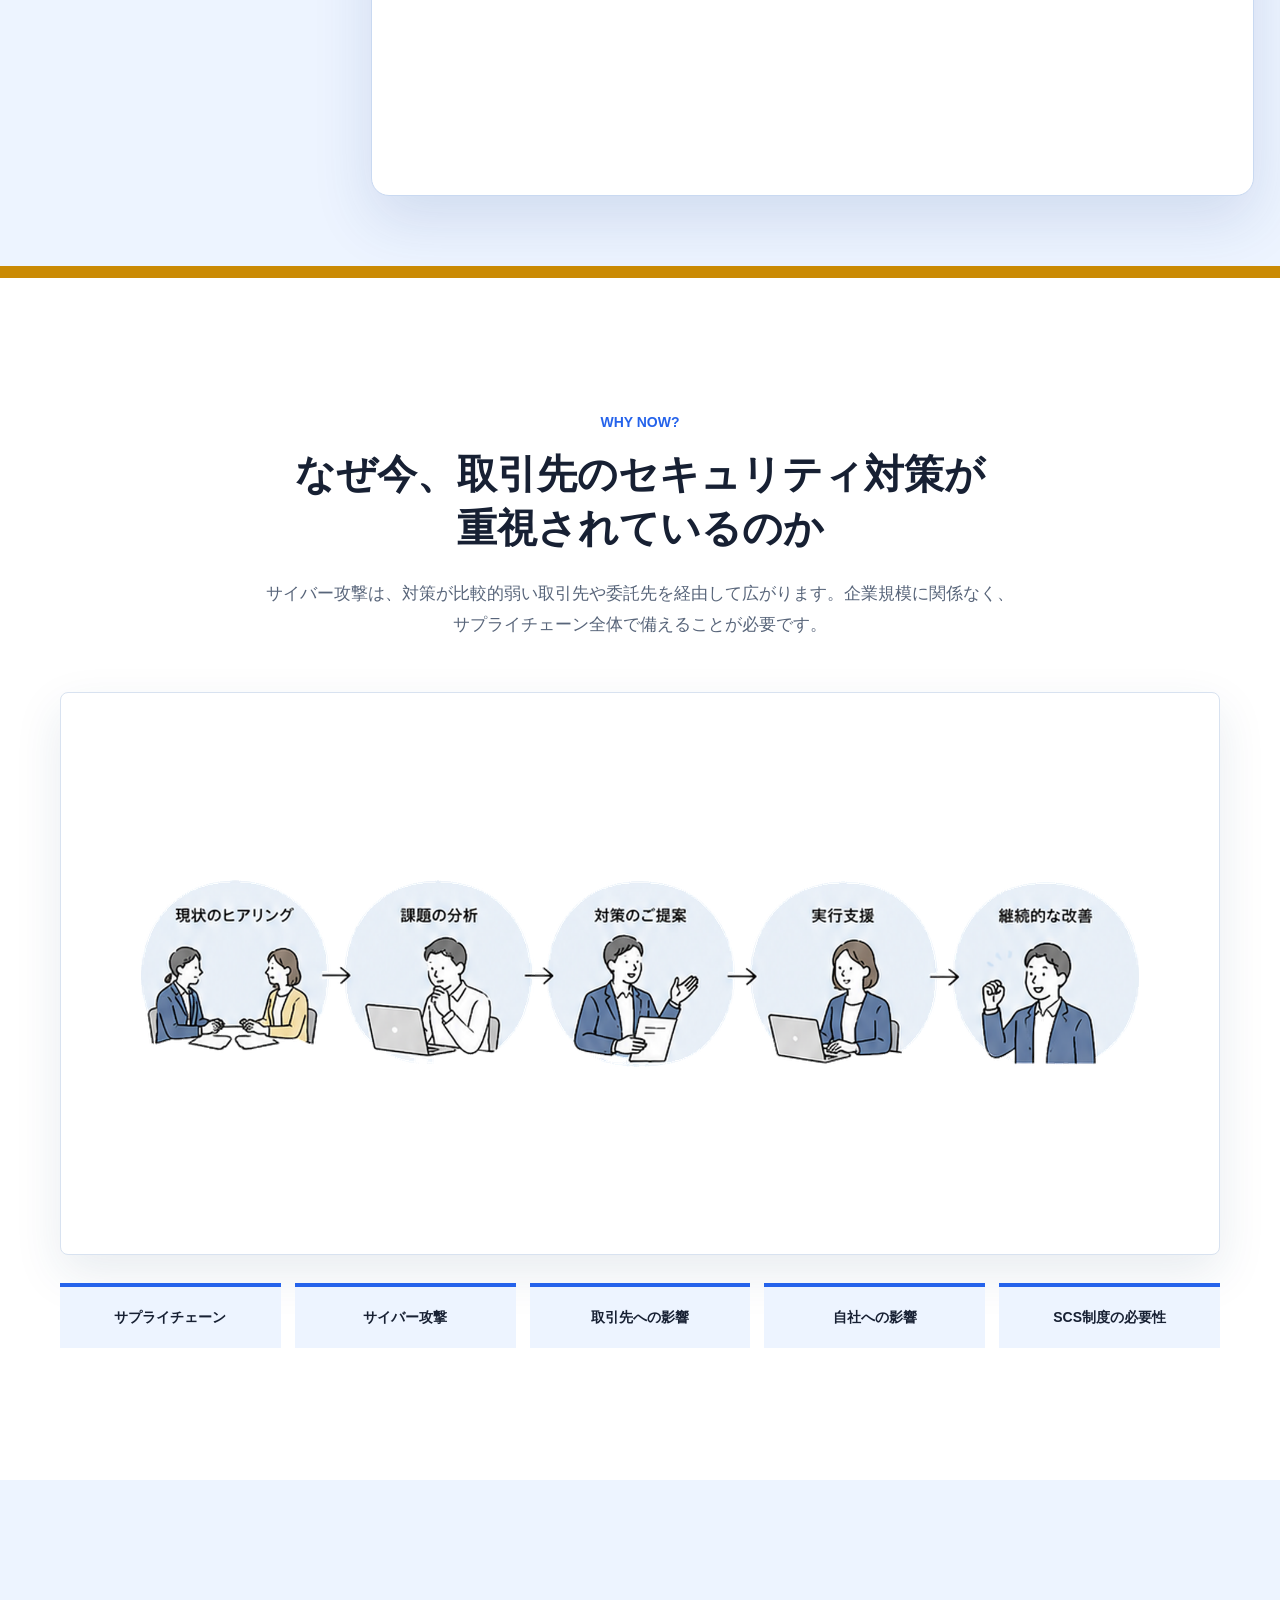
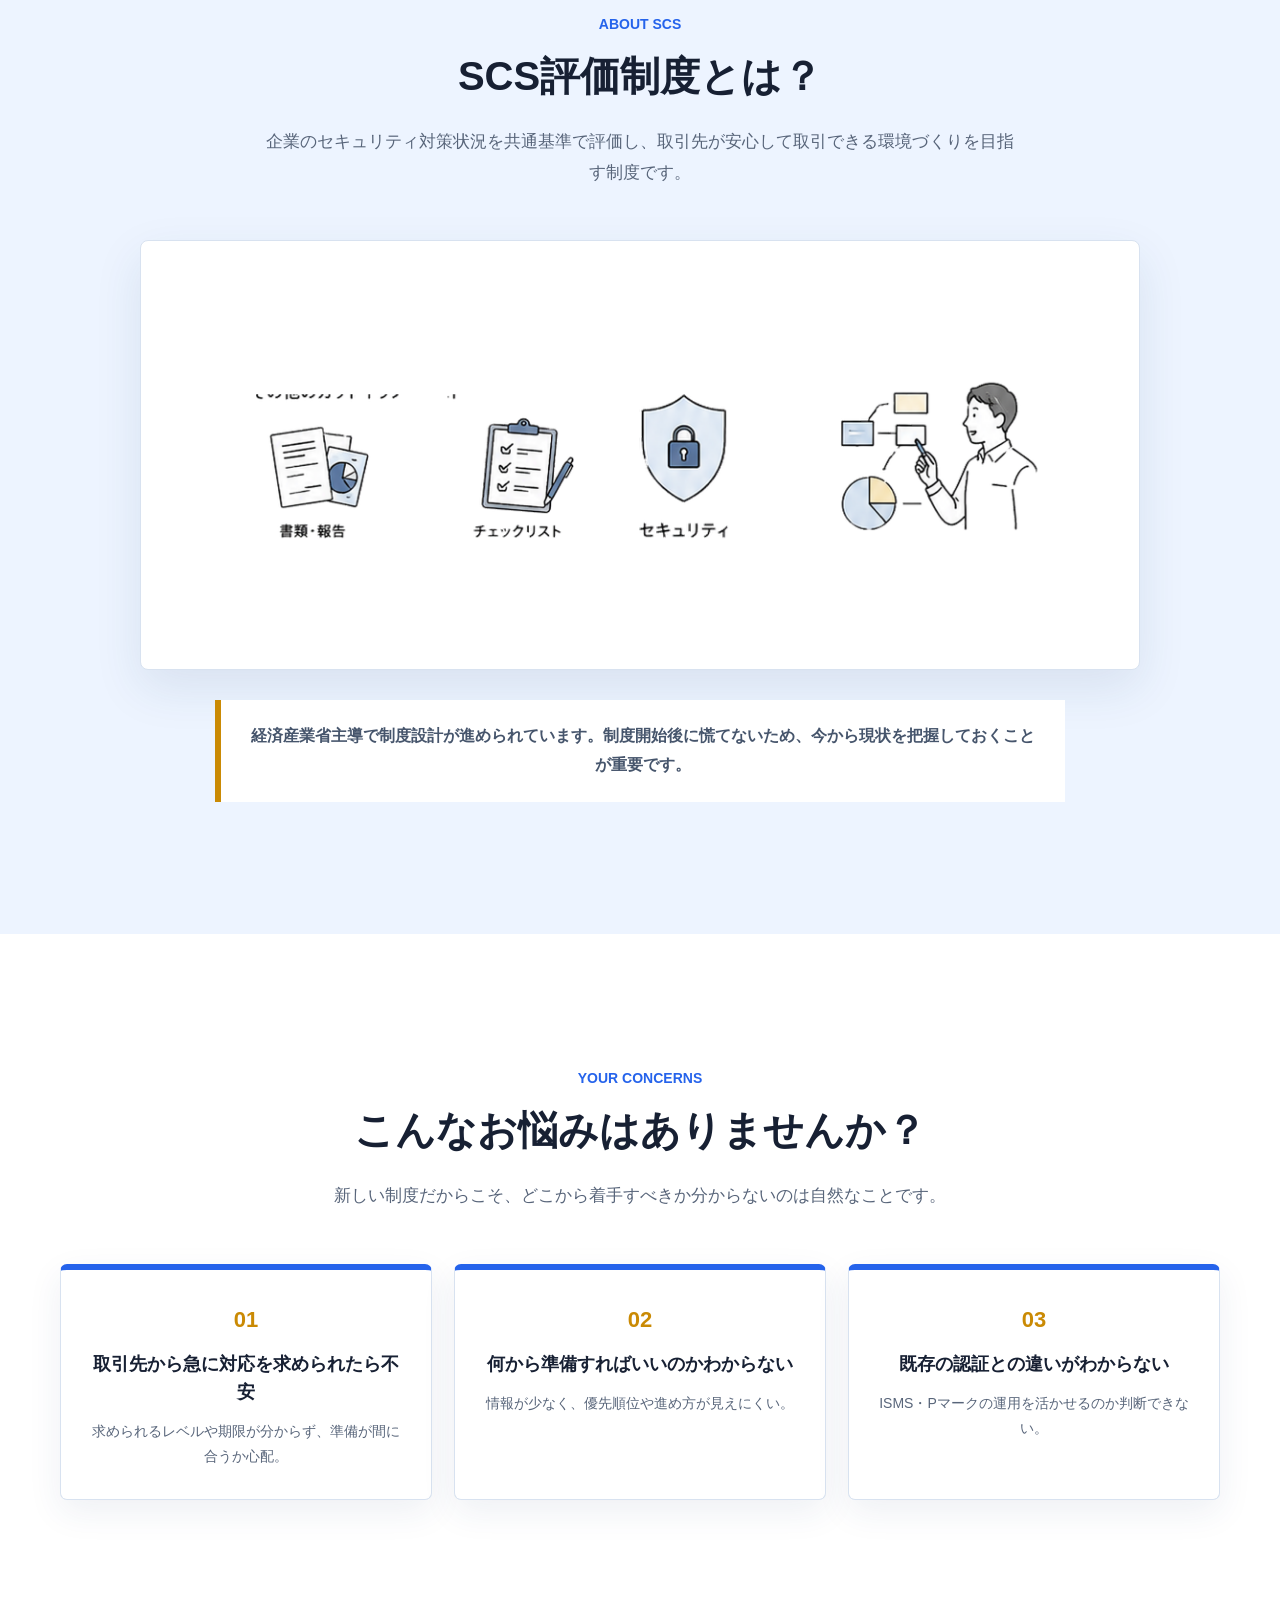
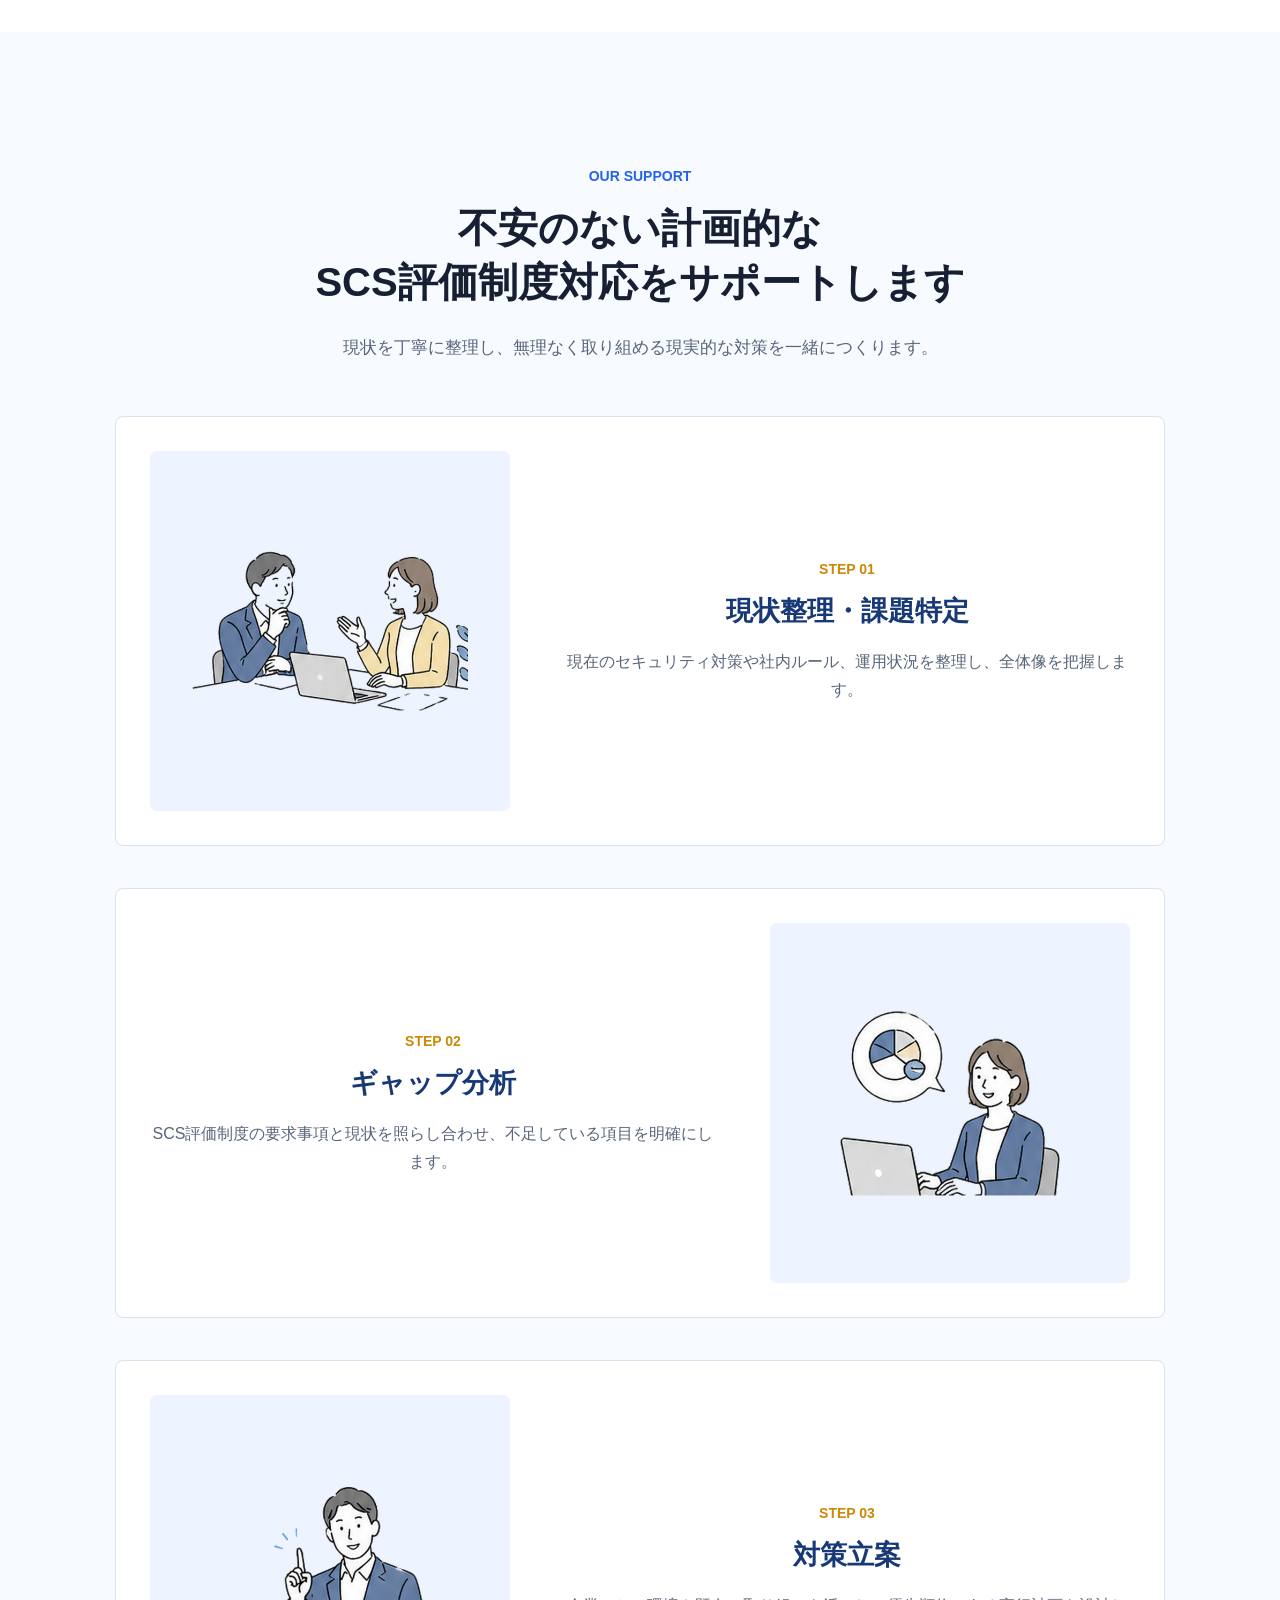
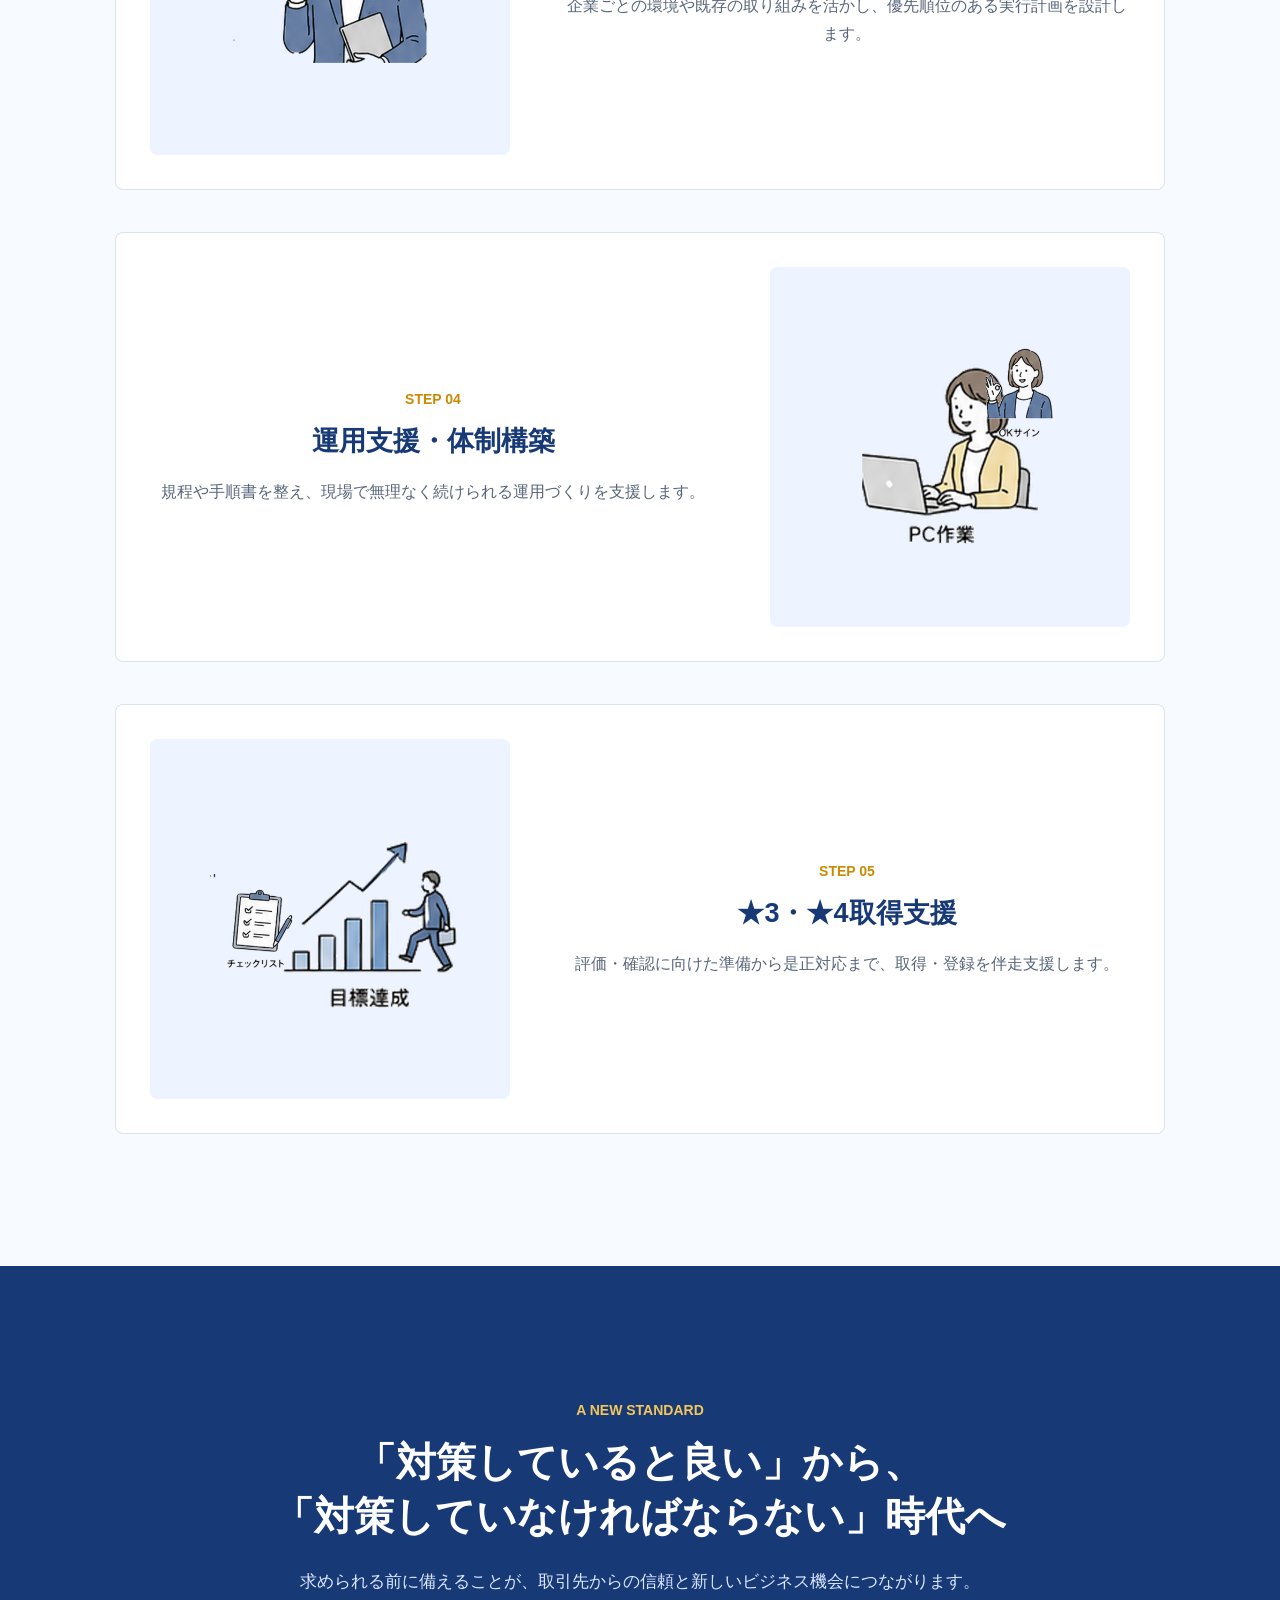
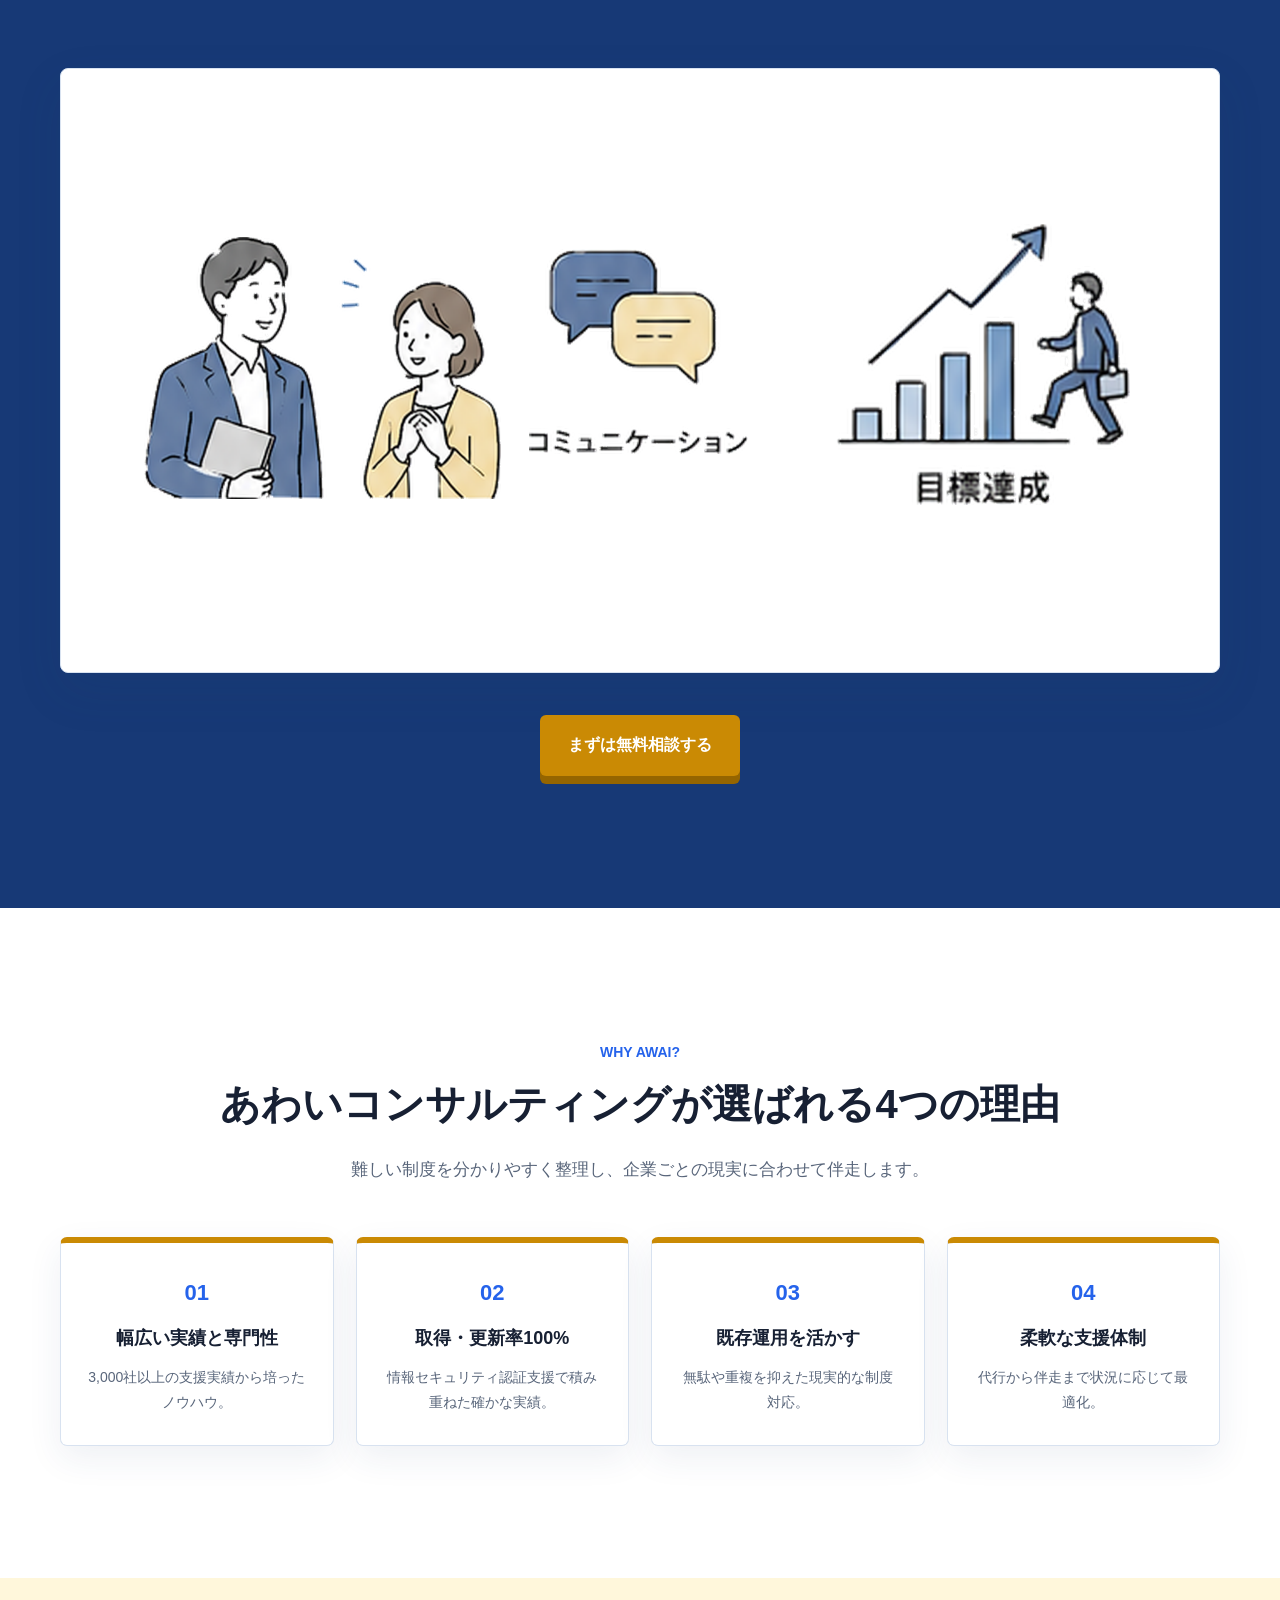
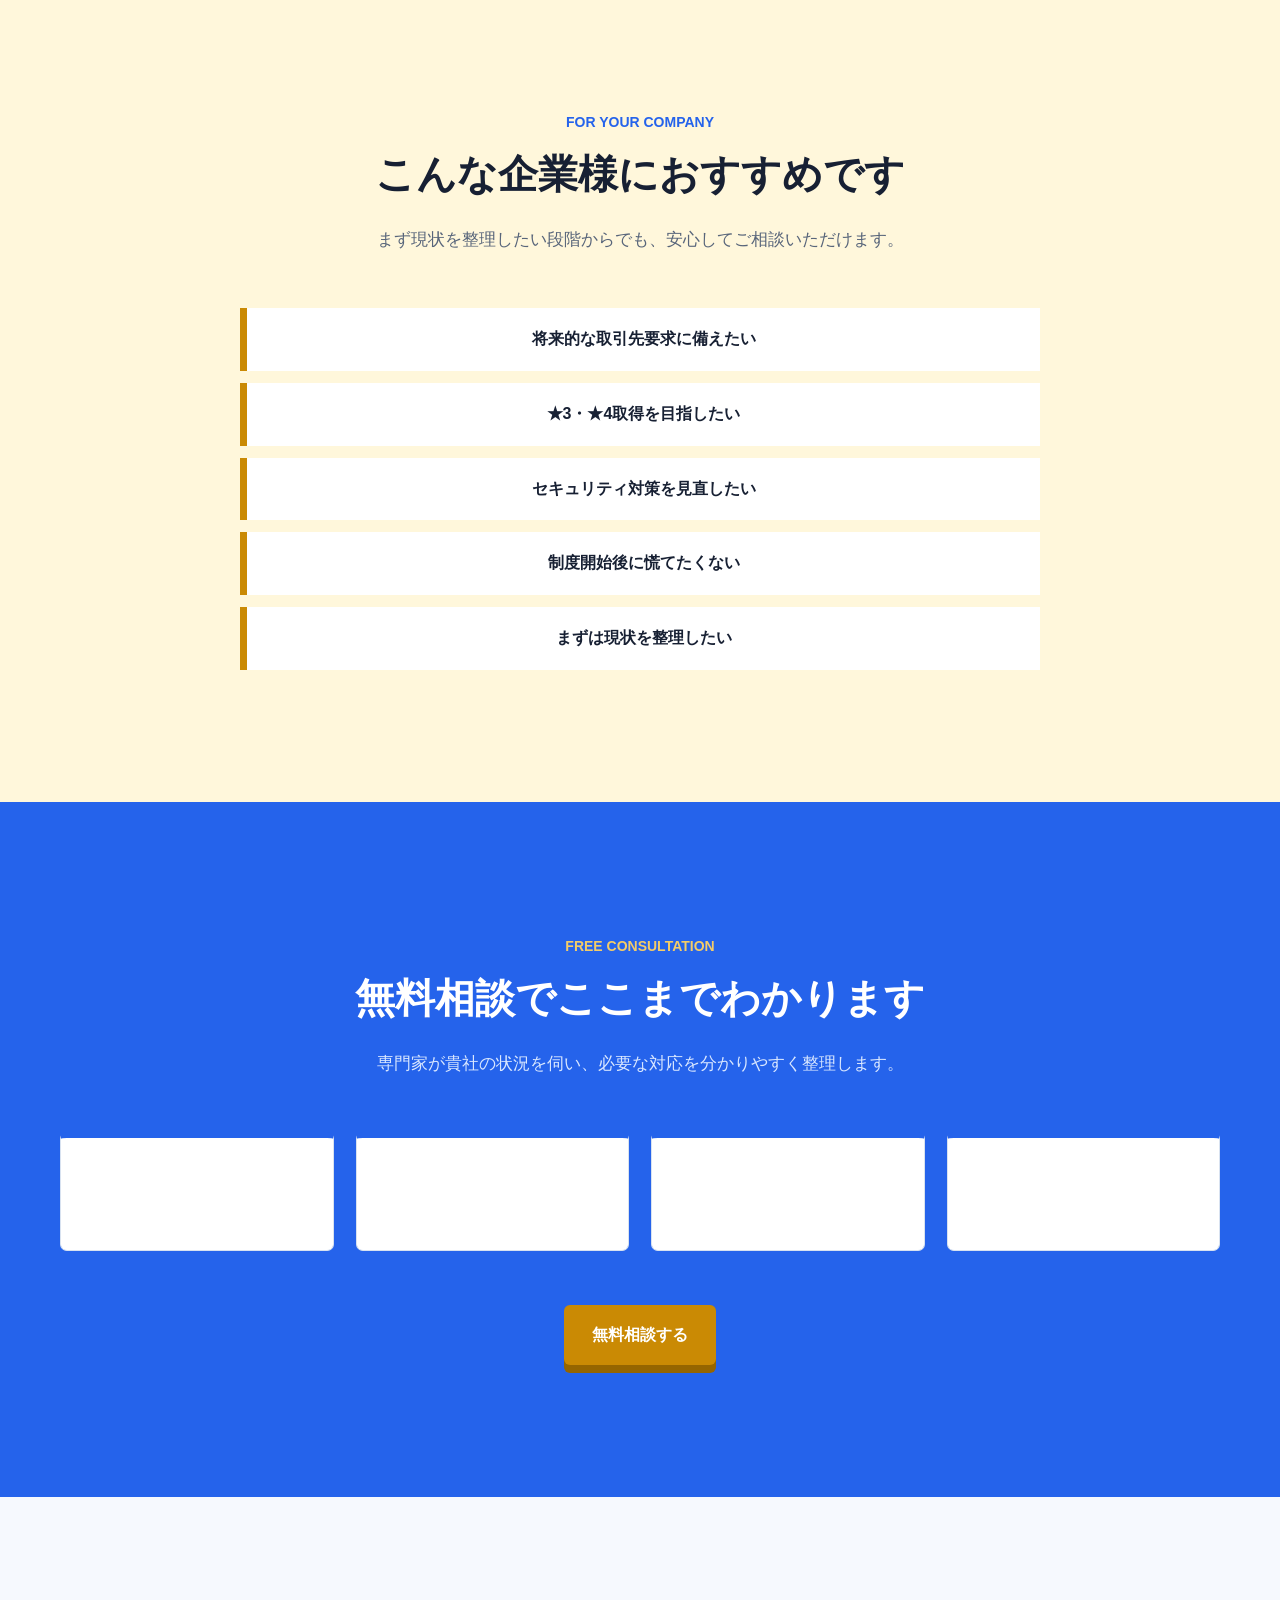
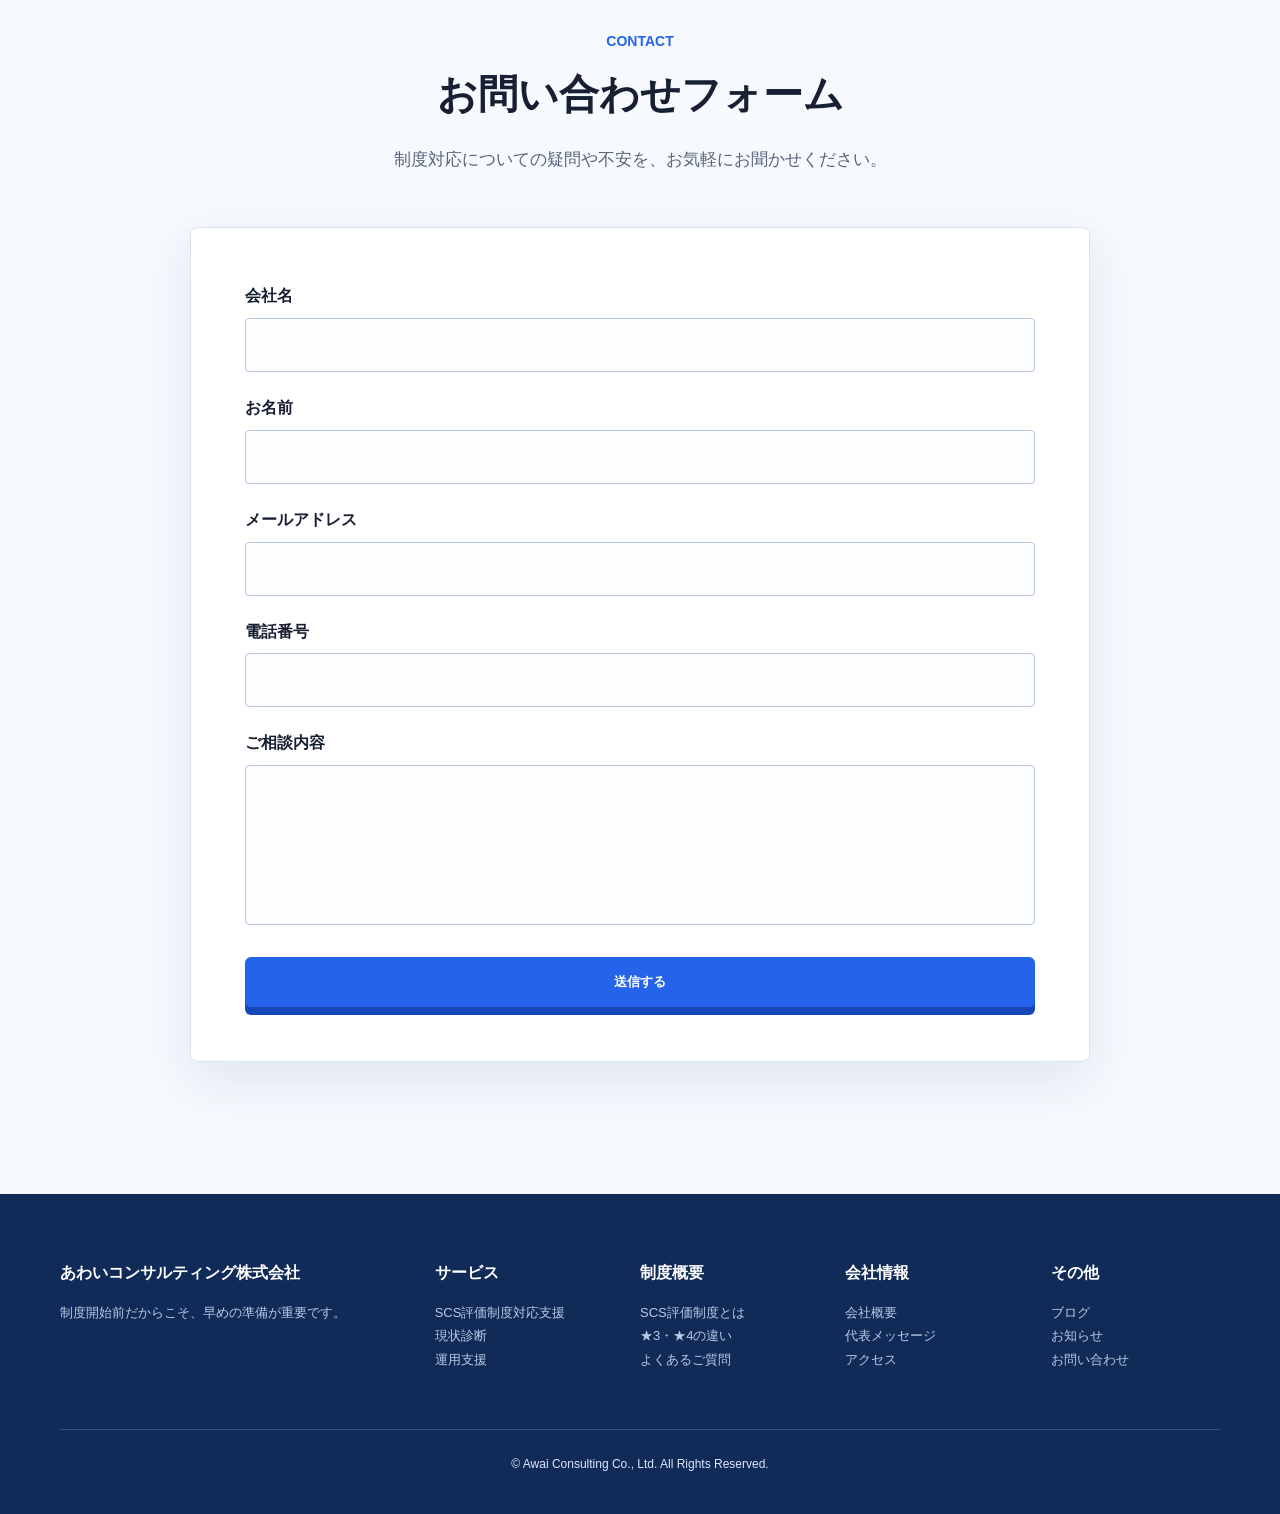
<file: output/design-comp/comp-v4.html>
<!doctype html>
<html lang="ja">

<head>
  <meta charset="utf-8">
  <meta name="viewport" content="width=device-width, initial-scale=1">
  <title>あわいコンサルティング SCS評価制度対応支援</title>
  <style>
    * {
      box-sizing: border-box
    }

    html {
      scroll-behavior: smooth
    }

    body {
      margin: 0;
      color: #172033;
      background: #fff;
      font-family: "Noto Sans JP", "Yu Gothic", Meiryo, sans-serif;
      line-height: 1.8;
      letter-spacing: 0
    }

    :root {
      --blue: #2563eb;
      --blue-dark: #1646b8;
      --blue-pale: #edf4ff;
      --blue-soft: #dce9ff;
      --gold: #ca8a04;
      --gold-pale: #fff7db;
      --ink: #172033;
      --muted: #58657a;
      --line: #d8e2f0
    }

    .wrap {
      width: min(1160px, calc(100% - 96px));
      margin: auto
    }

    .eyebrow {
      color: var(--blue);
      font-weight: 800;
      font-size: 14px
    }

    .section {
      padding: 132px 0
    }

    .section h2 {
      font-size: 40px;
      line-height: 1.35;
      margin: 12px 0 24px
    }

    .lead {
      max-width: 760px;
      color: var(--muted);
      font-size: 17px;
      margin: 0 auto 52px
    }

    .center {
      text-align: center
    }

    header {
      height: 78px;
      background: #fff;
      border-bottom: 1px solid var(--line);
      display: flex;
      align-items: center;
      position: relative;
      z-index: 3
    }

    nav {
      display: flex;
      align-items: center;
      justify-content: space-between;
      width: min(1240px, calc(100% - 72px));
      margin: auto
    }

    .logo {
      font-size: 20px;
      font-weight: 900;
      color: var(--blue-dark)
    }

    .navlinks {
      display: flex;
      gap: 32px;
      align-items: center;
      font-weight: 700;
      font-size: 14px
    }

    .btn {
      display: inline-flex;
      justify-content: center;
      align-items: center;
      border: 0;
      background: var(--blue);
      color: #fff;
      font-weight: 800;
      padding: 16px 28px;
      border-radius: 6px;
      box-shadow: 0 8px 0 #1646b8
    }

    .btn.gold {
      background: var(--gold);
      box-shadow: 0 8px 0 #956500
    }

    .btn.small {
      padding: 11px 20px;
      box-shadow: none
    }

    .hero {
      height: 1800px;
      min-height: 200vh;
      background: var(--blue-pale);
      position: relative;
      overflow: hidden;
      border-bottom: 12px solid var(--gold)
    }

    .hero-copy {
      position: absolute;
      left: max(64px, calc((100% - 1160px)/2));
      top: 120px;
      width: 520px;
      z-index: 2
    }

    .hero h1 {
      font-size: 62px;
      line-height: 1.3;
      margin: 14px 0 28px;
      color: #122454
    }

    .hero p {
      font-size: 17px;
      color: #42526a;
      margin: 0 0 28px
    }

    .tags {
      display: flex;
      gap: 10px;
      flex-wrap: wrap;
      margin-bottom: 32px
    }

    .tag {
      background: #fff;
      border: 1px solid #bfd2f5;
      padding: 8px 14px;
      border-radius: 5px;
      font-size: 13px;
      font-weight: 800;
      color: #244b8f
    }

    .tag strong {
      color: var(--gold)
    }

    .hero-art {
      position: absolute;
      right: 2%;
      bottom: 70px;
      width: min(900px, 69vw);
      aspect-ratio: 1;
      background: #fff;
      border: 1px solid #c9d9f1;
      border-radius: 18px;
      padding: 26px;
      box-shadow: 0 24px 60px rgba(32, 74, 145, .14)
    }

    .hero-art img {
      width: 100%;
      height: 100%;
      object-fit: cover;
      border-radius: 10px
    }

    .story {
      background: #fff
    }

    .art-wide {
      background: #fff;
      border: 1px solid var(--line);
      padding: 24px;
      border-radius: 8px;
      box-shadow: 0 18px 48px rgba(34, 65, 112, .10)
    }

    .art-wide img {
      width: 100%;
      display: block
    }

    .story-notes {
      display: grid;
      grid-template-columns: repeat(5, 1fr);
      gap: 14px;
      margin-top: 28px
    }

    .story-notes div {
      border-top: 4px solid var(--blue);
      background: var(--blue-pale);
      padding: 18px;
      text-align: center;
      font-weight: 800;
      font-size: 14px
    }

    .scs {
      background: var(--blue-pale)
    }

    .scs .art-wide {
      max-width: 1000px;
      margin: auto
    }

    .notice {
      margin: 30px auto 0;
      max-width: 850px;
      background: #fff;
      border-left: 6px solid var(--gold);
      padding: 22px 28px;
      color: #46556c;
      font-weight: 700
    }

    .worries {
      background: #fff
    }

    .cards3,
    .cards4 {
      display: grid;
      gap: 22px
    }

    .cards3 {
      grid-template-columns: repeat(3, 1fr)
    }

    .cards4 {
      grid-template-columns: repeat(4, 1fr)
    }

    .card {
      background: #fff;
      border: 1px solid var(--line);
      border-top: 6px solid var(--blue);
      padding: 30px 26px;
      border-radius: 7px;
      box-shadow: 0 12px 34px rgba(34, 65, 112, .08)
    }

    .card .num {
      color: var(--gold);
      font-weight: 900;
      font-size: 22px
    }

    .card h3 {
      font-size: 18px;
      line-height: 1.55;
      margin: 12px 0
    }

    .card p {
      color: var(--muted);
      font-size: 14px;
      margin: 0
    }

    .support {
      background: #f7faff
    }

    .steps {
      display: flex;
      flex-direction: column;
      gap: 42px;
      max-width: 1050px;
      margin: auto
    }

    .step {
      display: grid;
      grid-template-columns: 360px 1fr;
      gap: 54px;
      align-items: center;
      background: #fff;
      border: 1px solid var(--line);
      padding: 34px;
      border-radius: 8px
    }

    .step:nth-child(even) {
      grid-template-columns: 1fr 360px
    }

    .step:nth-child(even) .step-art {
      order: 2
    }

    .step-art {
      background: var(--blue-pale);
      padding: 12px;
      border-radius: 7px
    }

    .step-art img {
      display: block;
      width: 100%;
      aspect-ratio: 1;
      object-fit: cover
    }

    .step-num {
      color: var(--gold);
      font-weight: 900;
      font-size: 14px
    }

    .step h3 {
      font-size: 27px;
      margin: 5px 0 12px;
      color: #173976
    }

    .step p {
      color: var(--muted);
      margin: 0
    }

    .proposal {
      background: #173976;
      color: #fff
    }

    .proposal .wrap {
      display: flex;
      flex-direction: column;
      align-items: center
    }

    .proposal h2 {
      color: #fff;
      max-width: 880px
    }

    .proposal .lead {
      color: #dbe7ff
    }

    .proposal .art-wide {
      width: 100%;
      margin: 18px 0 42px;
      background: #fff
    }

    .reasons {
      background: #fff
    }

    .reason-card {
      border-top-color: var(--gold)
    }

    .reason-card .num {
      color: var(--blue)
    }

    .target {
      background: var(--gold-pale)
    }

    .checklist {
      max-width: 800px;
      margin: auto;
      display: grid;
      gap: 12px
    }

    .checklist div {
      background: #fff;
      border-left: 7px solid var(--gold);
      padding: 17px 24px;
      font-weight: 800
    }

    .consult {
      background: var(--blue);
      color: #fff
    }

    .consult h2 {
      color: #fff
    }

    .consult .lead {
      color: #d9e7ff
    }

    .consult .card {
      box-shadow: none
    }

    .form-section {
      background: #f6f9fe
    }

    .form {
      max-width: 900px;
      margin: auto;
      background: #fff;
      border: 1px solid var(--line);
      padding: 54px;
      border-radius: 8px;
      box-shadow: 0 18px 50px rgba(34, 65, 112, .10)
    }

    .field {
      margin-bottom: 22px
    }

    .field label {
      display: block;
      font-weight: 800;
      margin-bottom: 7px
    }

    .field div {
      height: 54px;
      border: 1px solid #b8c7dd;
      background: #fbfdff;
      border-radius: 4px
    }

    .field.textarea div {
      height: 160px
    }

    .submit {
      width: 100%;
      margin-top: 10px
    }

    footer {
      background: #112b59;
      color: #dbe7ff;
      padding: 65px 0 38px
    }

    .foot {
      display: grid;
      grid-template-columns: 2fr repeat(4, 1fr);
      gap: 36px
    }

    .foot strong {
      color: #fff
    }

    .foot p {
      font-size: 13px;
      color: #b9c9e4
    }

    .copy {
      text-align: center;
      border-top: 1px solid #38517d;
      margin-top: 45px;
      padding-top: 24px;
      font-size: 12px
    }
  </style>
</head>

<body>
  <header>
    <nav>
      <div class="logo">あわいコンサルティング</div>
      <div class="navlinks"><span>制度概要</span><span>サービス</span><span>選ばれる理由</span><span>対象企業</span><span>お問い合わせ</span><a
          class="btn small">無料相談</a></div>
    </nav>
  </header>
  <section class="hero">
    <div class="hero-copy">
      <div class="eyebrow">SCS評価制度対応支援</div>
      <h1>取引先から<br>“セキュリティ対策”を<br>求められる前に。</h1>
      <p>サプライチェーン強化に向けたセキュリティ対策評価制度（SCS評価制度）への対応を、現状分析から社内ルール整備までサポートします。</p>
      <div class="tags"><span class="tag"><strong>★3・★4</strong>取得をサポート</span><span class="tag">現状診断</span><span
          class="tag">制度開始後も慌てない体制づくり</span></div><a class="btn gold">まずは無料相談する</a>
    </div>
    <div class="hero-art"><img src="assets-v4/hero.png" alt=""></div>
  </section>
  <section class="section story">
    <div class="wrap center">
      <div class="eyebrow">WHY NOW?</div>
      <h2>なぜ今、取引先のセキュリティ対策が<br>重視されているのか</h2>
      <p class="lead">サイバー攻撃は、対策が比較的弱い取引先や委託先を経由して広がります。企業規模に関係なく、サプライチェーン全体で備えることが必要です。</p>
      <div class="art-wide"><img src="assets-v4/system-background.png" alt=""></div>
      <div class="story-notes">
        <div>サプライチェーン</div>
        <div>サイバー攻撃</div>
        <div>取引先への影響</div>
        <div>自社への影響</div>
        <div>SCS制度の必要性</div>
      </div>
    </div>
  </section>
  <section class="section scs">
    <div class="wrap center">
      <div class="eyebrow">ABOUT SCS</div>
      <h2>SCS評価制度とは？</h2>
      <p class="lead">企業のセキュリティ対策状況を共通基準で評価し、取引先が安心して取引できる環境づくりを目指す制度です。</p>
      <div class="art-wide"><img src="assets-v4/scs-explanation.png" alt=""></div>
      <div class="notice">経済産業省主導で制度設計が進められています。制度開始後に慌てないため、今から現状を把握しておくことが重要です。</div>
    </div>
  </section>
  <section class="section worries">
    <div class="wrap center">
      <div class="eyebrow">YOUR CONCERNS</div>
      <h2>こんなお悩みはありませんか？</h2>
      <p class="lead">新しい制度だからこそ、どこから着手すべきか分からないのは自然なことです。</p>
      <div class="cards3">
        <article class="card">
          <div class="num">01</div>
          <h3>取引先から急に対応を求められたら不安</h3>
          <p>求められるレベルや期限が分からず、準備が間に合うか心配。</p>
        </article>
        <article class="card">
          <div class="num">02</div>
          <h3>何から準備すればいいのかわからない</h3>
          <p>情報が少なく、優先順位や進め方が見えにくい。</p>
        </article>
        <article class="card">
          <div class="num">03</div>
          <h3>既存の認証との違いがわからない</h3>
          <p>ISMS・Pマークの運用を活かせるのか判断できない。</p>
        </article>
      </div>
    </div>
  </section>
  <section class="section support">
    <div class="wrap center">
      <div class="eyebrow">OUR SUPPORT</div>
      <h2>不安のない計画的な<br>SCS評価制度対応をサポートします</h2>
      <p class="lead">現状を丁寧に整理し、無理なく取り組める現実的な対策を一緒につくります。</p>
      <div class="steps">
        <article class="step">
          <div class="step-art"><img src="assets-v4/step-01-current-review.png" alt=""></div>
          <div>
            <div class="step-num">STEP 01</div>
            <h3>現状整理・課題特定</h3>
            <p>現在のセキュリティ対策や社内ルール、運用状況を整理し、全体像を把握します。</p>
          </div>
        </article>
        <article class="step">
          <div class="step-art"><img src="assets-v4/step-02-gap-analysis.png" alt=""></div>
          <div>
            <div class="step-num">STEP 02</div>
            <h3>ギャップ分析</h3>
            <p>SCS評価制度の要求事項と現状を照らし合わせ、不足している項目を明確にします。</p>
          </div>
        </article>
        <article class="step">
          <div class="step-art"><img src="assets-v4/step-03-plan.png" alt=""></div>
          <div>
            <div class="step-num">STEP 03</div>
            <h3>対策立案</h3>
            <p>企業ごとの環境や既存の取り組みを活かし、優先順位のある実行計画を設計します。</p>
          </div>
        </article>
        <article class="step">
          <div class="step-art"><img src="assets-v4/step-04-operation.png" alt=""></div>
          <div>
            <div class="step-num">STEP 04</div>
            <h3>運用支援・体制構築</h3>
            <p>規程や手順書を整え、現場で無理なく続けられる運用づくりを支援します。</p>
          </div>
        </article>
        <article class="step">
          <div class="step-art"><img src="assets-v4/step-05-achievement.png" alt=""></div>
          <div>
            <div class="step-num">STEP 05</div>
            <h3>★3・★4取得支援</h3>
            <p>評価・確認に向けた準備から是正対応まで、取得・登録を伴走支援します。</p>
          </div>
        </article>
      </div>
    </div>
  </section>
  <section class="section proposal">
    <div class="wrap center">
      <div class="eyebrow" style="color:#f3c65d">A NEW STANDARD</div>
      <h2>「対策していると良い」から、<br>「対策していなければならない」時代へ</h2>
      <p class="lead">求められる前に備えることが、取引先からの信頼と新しいビジネス機会につながります。</p>
      <div class="art-wide"><img src="assets-v4/proposal.png" alt=""></div><a class="btn gold">まずは無料相談する</a>
    </div>
  </section>
  <section class="section reasons">
    <div class="wrap center">
      <div class="eyebrow">WHY AWAI?</div>
      <h2>あわいコンサルティングが選ばれる4つの理由</h2>
      <p class="lead">難しい制度を分かりやすく整理し、企業ごとの現実に合わせて伴走します。</p>
      <div class="cards4">
        <article class="card reason-card">
          <div class="num">01</div>
          <h3>幅広い実績と専門性</h3>
          <p>3,000社以上の支援実績から培ったノウハウ。</p>
        </article>
        <article class="card reason-card">
          <div class="num">02</div>
          <h3>取得・更新率100%</h3>
          <p>情報セキュリティ認証支援で積み重ねた確かな実績。</p>
        </article>
        <article class="card reason-card">
          <div class="num">03</div>
          <h3>既存運用を活かす</h3>
          <p>無駄や重複を抑えた現実的な制度対応。</p>
        </article>
        <article class="card reason-card">
          <div class="num">04</div>
          <h3>柔軟な支援体制</h3>
          <p>代行から伴走まで状況に応じて最適化。</p>
        </article>
      </div>
    </div>
  </section>
  <section class="section target">
    <div class="wrap center">
      <div class="eyebrow">FOR YOUR COMPANY</div>
      <h2>こんな企業様におすすめです</h2>
      <p class="lead">まず現状を整理したい段階からでも、安心してご相談いただけます。</p>
      <div class="checklist">
        <div>将来的な取引先要求に備えたい</div>
        <div>★3・★4取得を目指したい</div>
        <div>セキュリティ対策を見直したい</div>
        <div>制度開始後に慌てたくない</div>
        <div>まずは現状を整理したい</div>
      </div>
    </div>
  </section>
  <section class="section consult">
    <div class="wrap center">
      <div class="eyebrow" style="color:#f4cc68">FREE CONSULTATION</div>
      <h2>無料相談でここまでわかります</h2>
      <p class="lead">専門家が貴社の状況を伺い、必要な対応を分かりやすく整理します。</p>
      <div class="cards4">
        <article class="card">
          <h3>必要な対応レベル</h3>
        </article>
        <article class="card">
          <h3>★3・★4取得までの流れ</h3>
        </article>
        <article class="card">
          <h3>必要な作業・準備内容</h3>
        </article>
        <article class="card">
          <h3>現状の課題整理</h3>
        </article>
      </div>
      <div style="margin-top:54px"><a class="btn gold">無料相談する</a></div>
    </div>
  </section>
  <section class="section form-section">
    <div class="wrap center">
      <div class="eyebrow">CONTACT</div>
      <h2>お問い合わせフォーム</h2>
      <p class="lead">制度対応についての疑問や不安を、お気軽にお聞かせください。</p>
      <div class="form center" style="text-align:left">
        <div class="field"><label>会社名</label>
          <div></div>
        </div>
        <div class="field"><label>お名前</label>
          <div></div>
        </div>
        <div class="field"><label>メールアドレス</label>
          <div></div>
        </div>
        <div class="field"><label>電話番号</label>
          <div></div>
        </div>
        <div class="field textarea"><label>ご相談内容</label>
          <div></div>
        </div><button class="btn submit">送信する</button>
      </div>
    </div>
  </section>
  <footer>
    <div class="wrap">
      <div class="foot">
        <div><strong>あわいコンサルティング株式会社</strong>
          <p>制度開始前だからこそ、早めの準備が重要です。</p>
        </div>
        <div><strong>サービス</strong>
          <p>SCS評価制度対応支援<br>現状診断<br>運用支援</p>
        </div>
        <div><strong>制度概要</strong>
          <p>SCS評価制度とは<br>★3・★4の違い<br>よくあるご質問</p>
        </div>
        <div><strong>会社情報</strong>
          <p>会社概要<br>代表メッセージ<br>アクセス</p>
        </div>
        <div><strong>その他</strong>
          <p>ブログ<br>お知らせ<br>お問い合わせ</p>
        </div>
      </div>
      <div class="copy">© Awai Consulting Co., Ltd. All Rights Reserved.</div>
    </div>
  </footer>
</body>

</html>
</file>
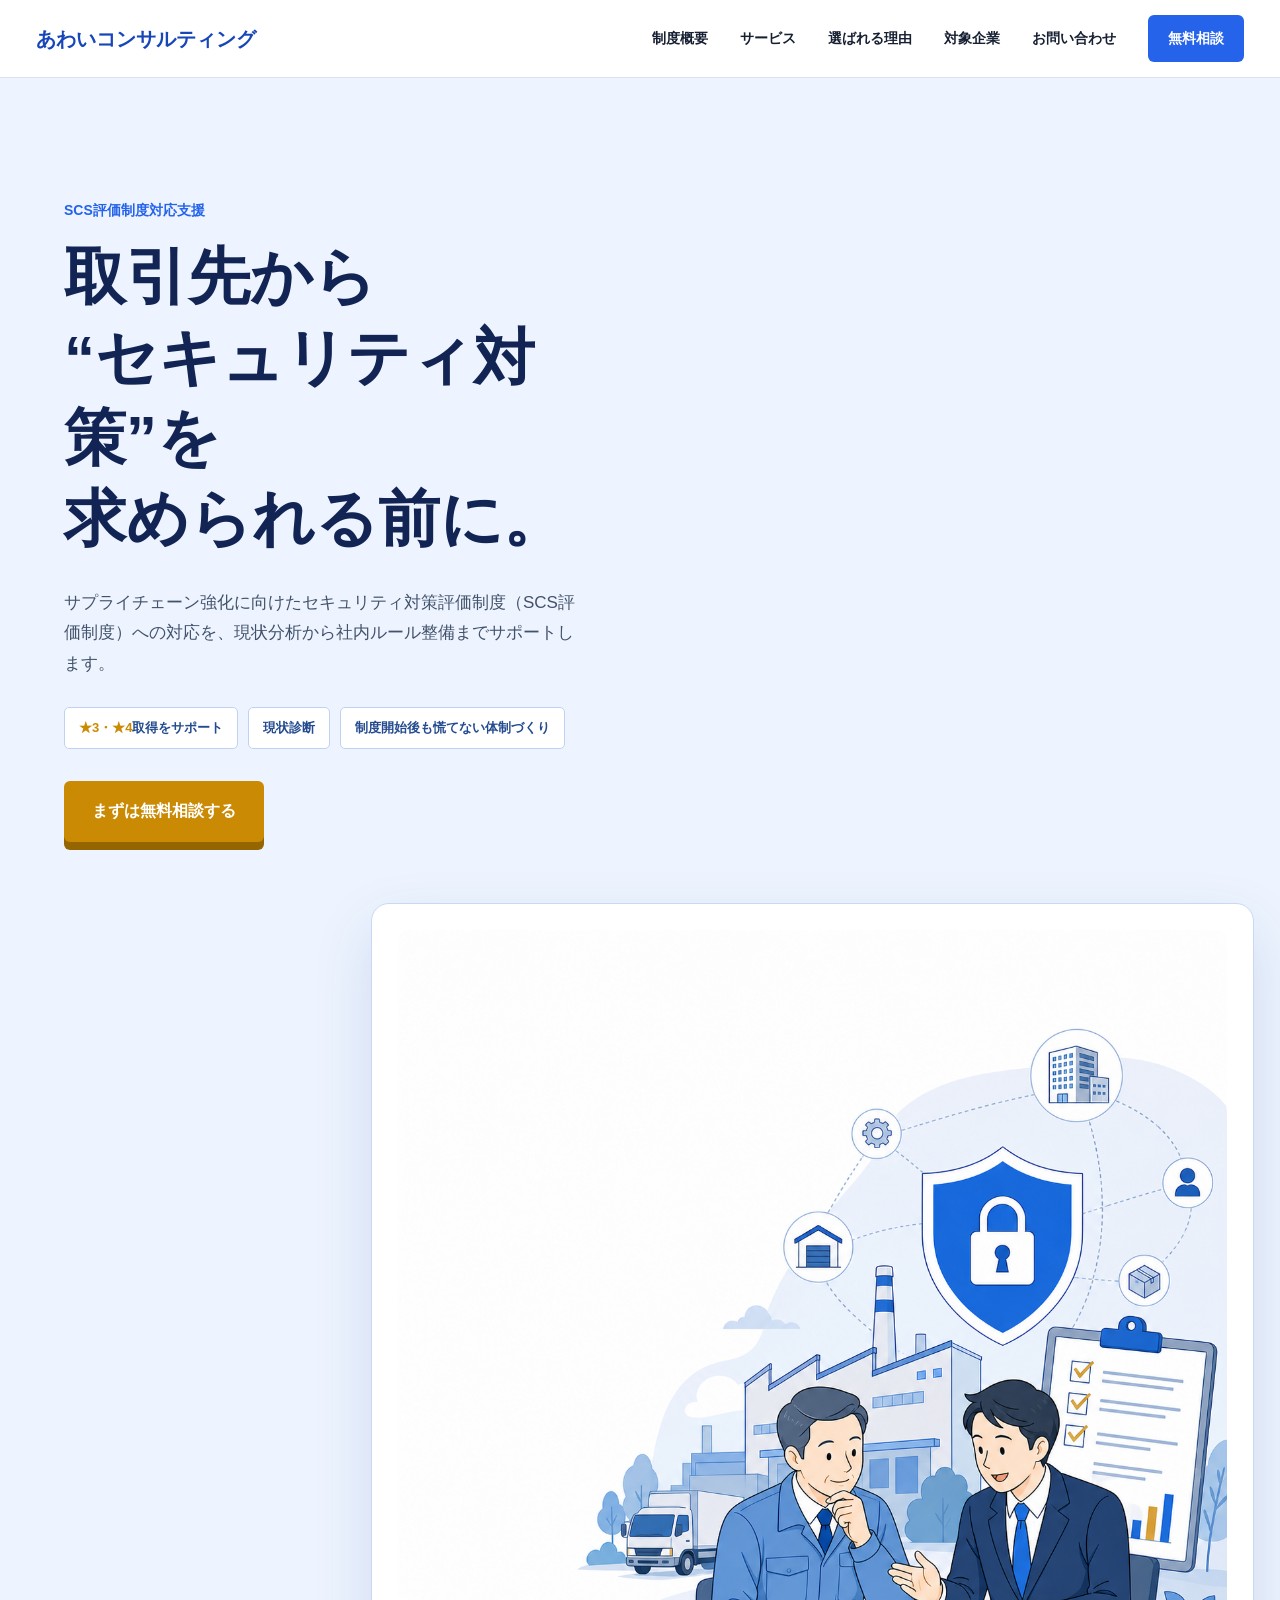
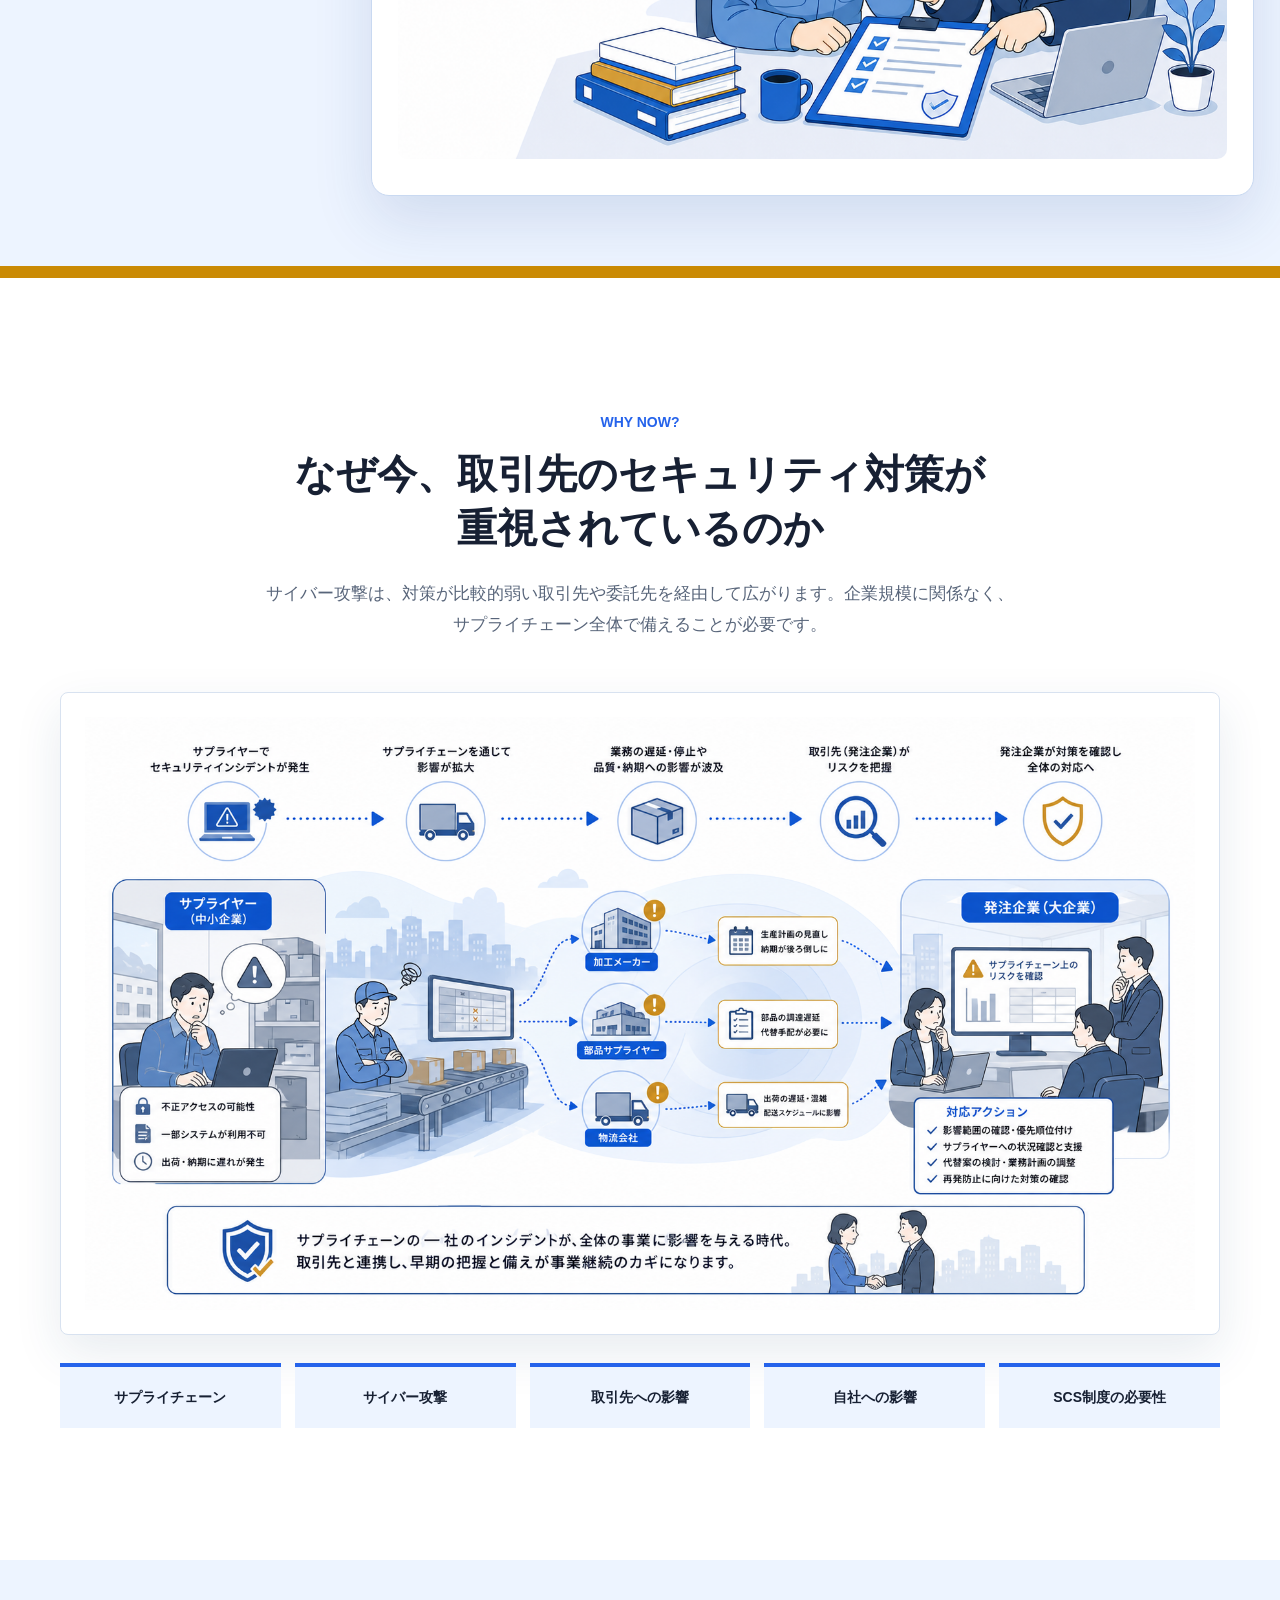
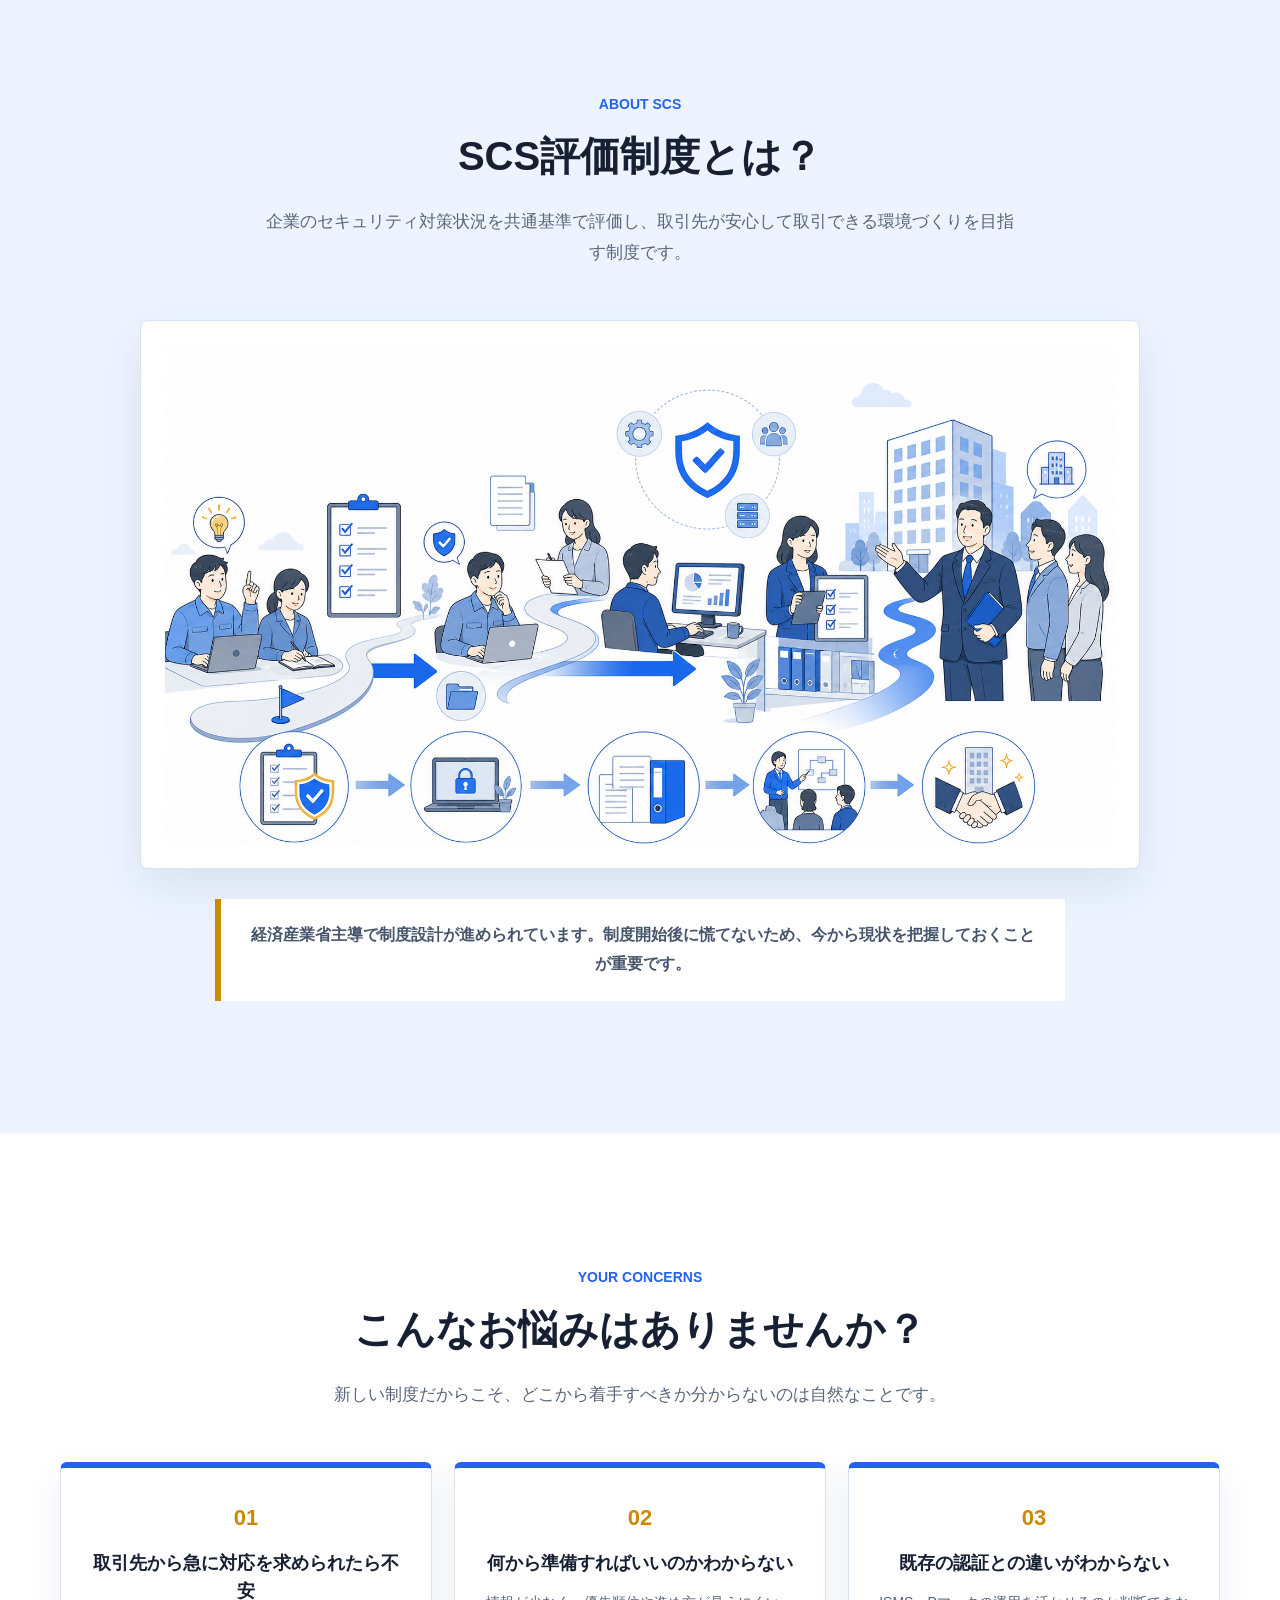
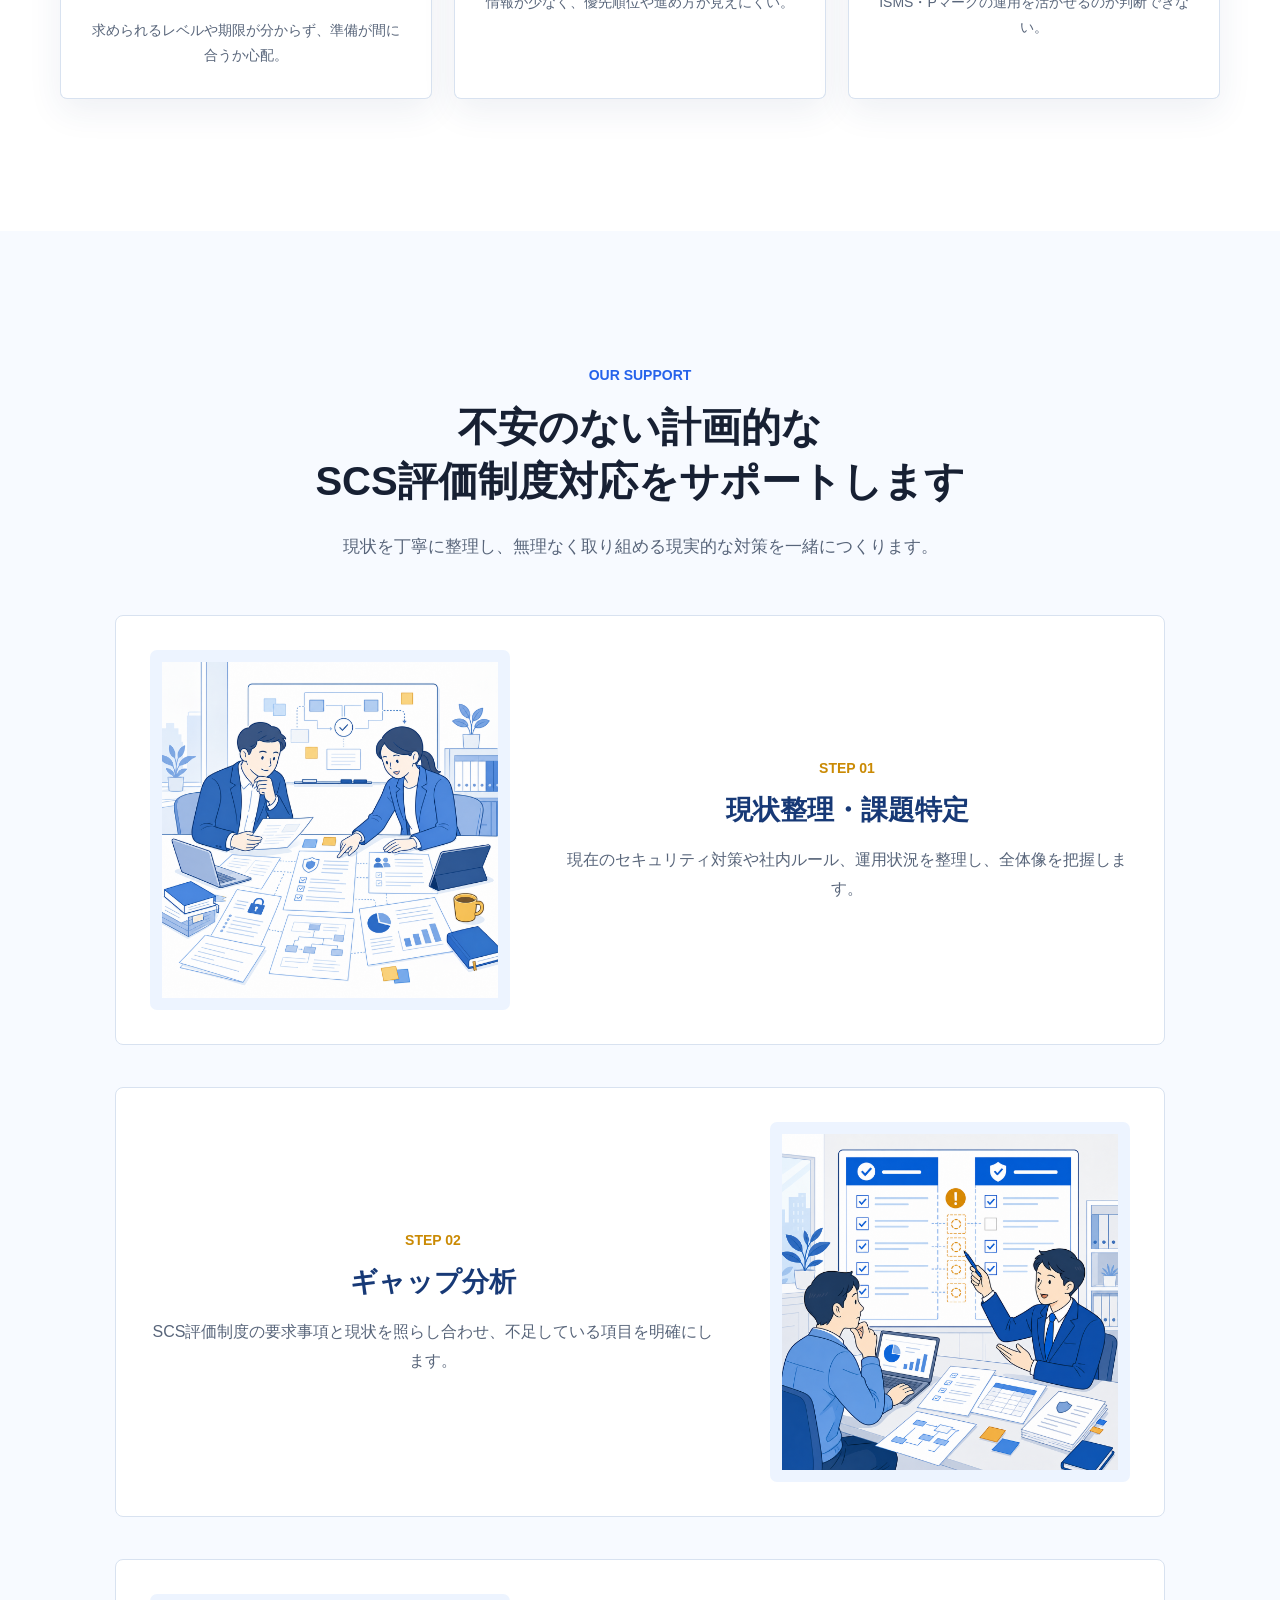
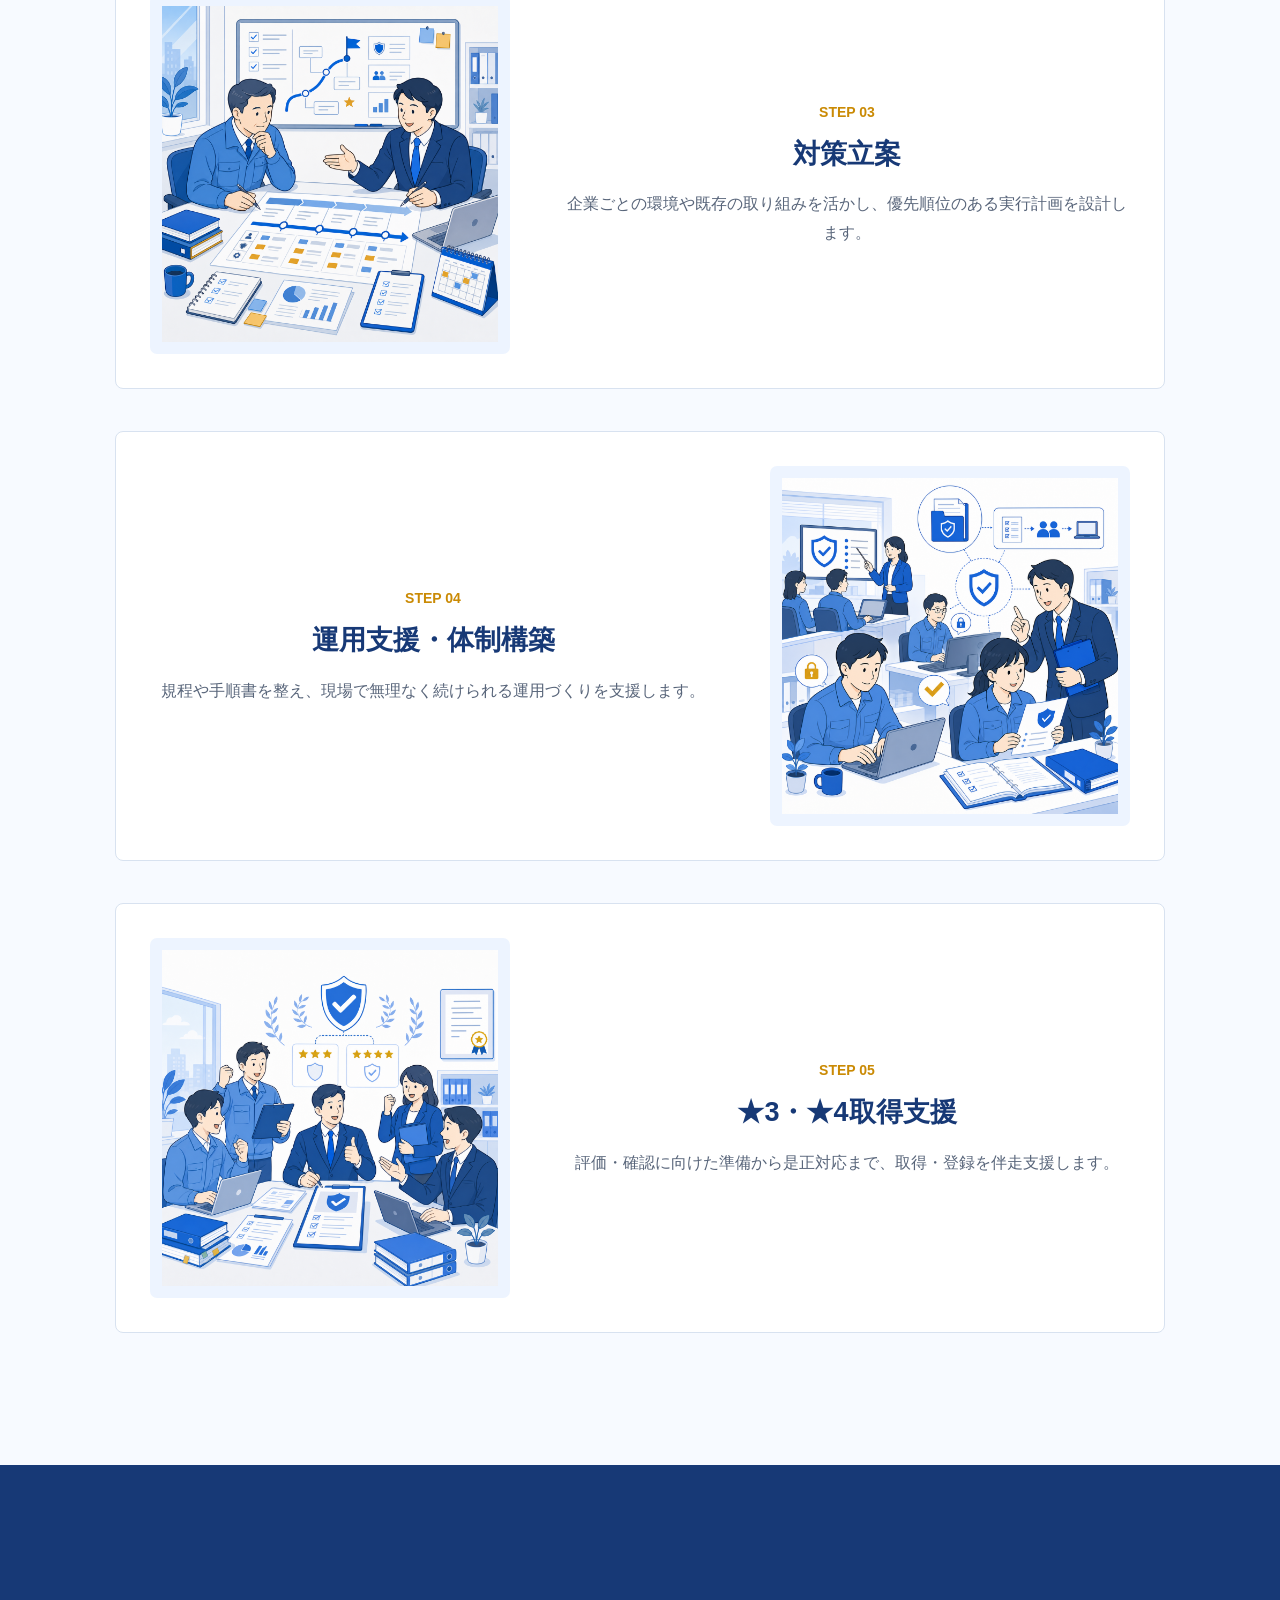
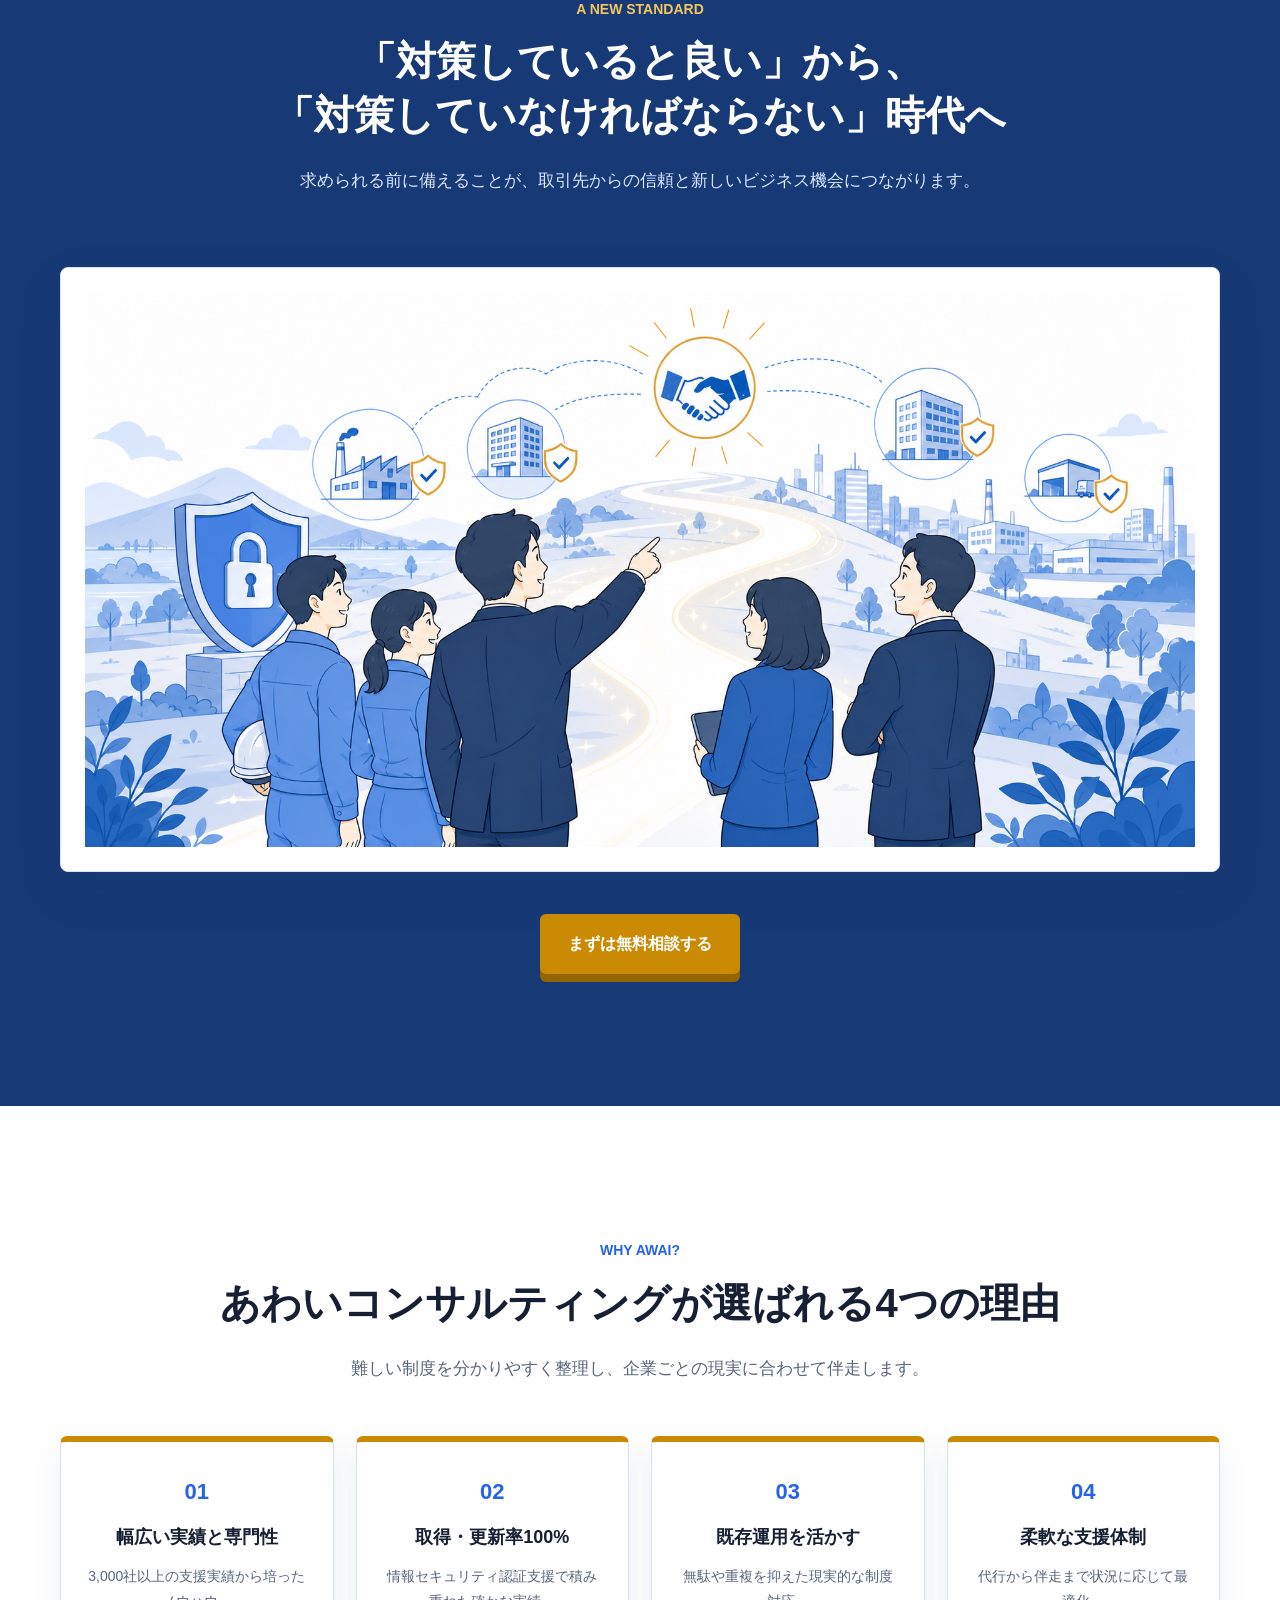
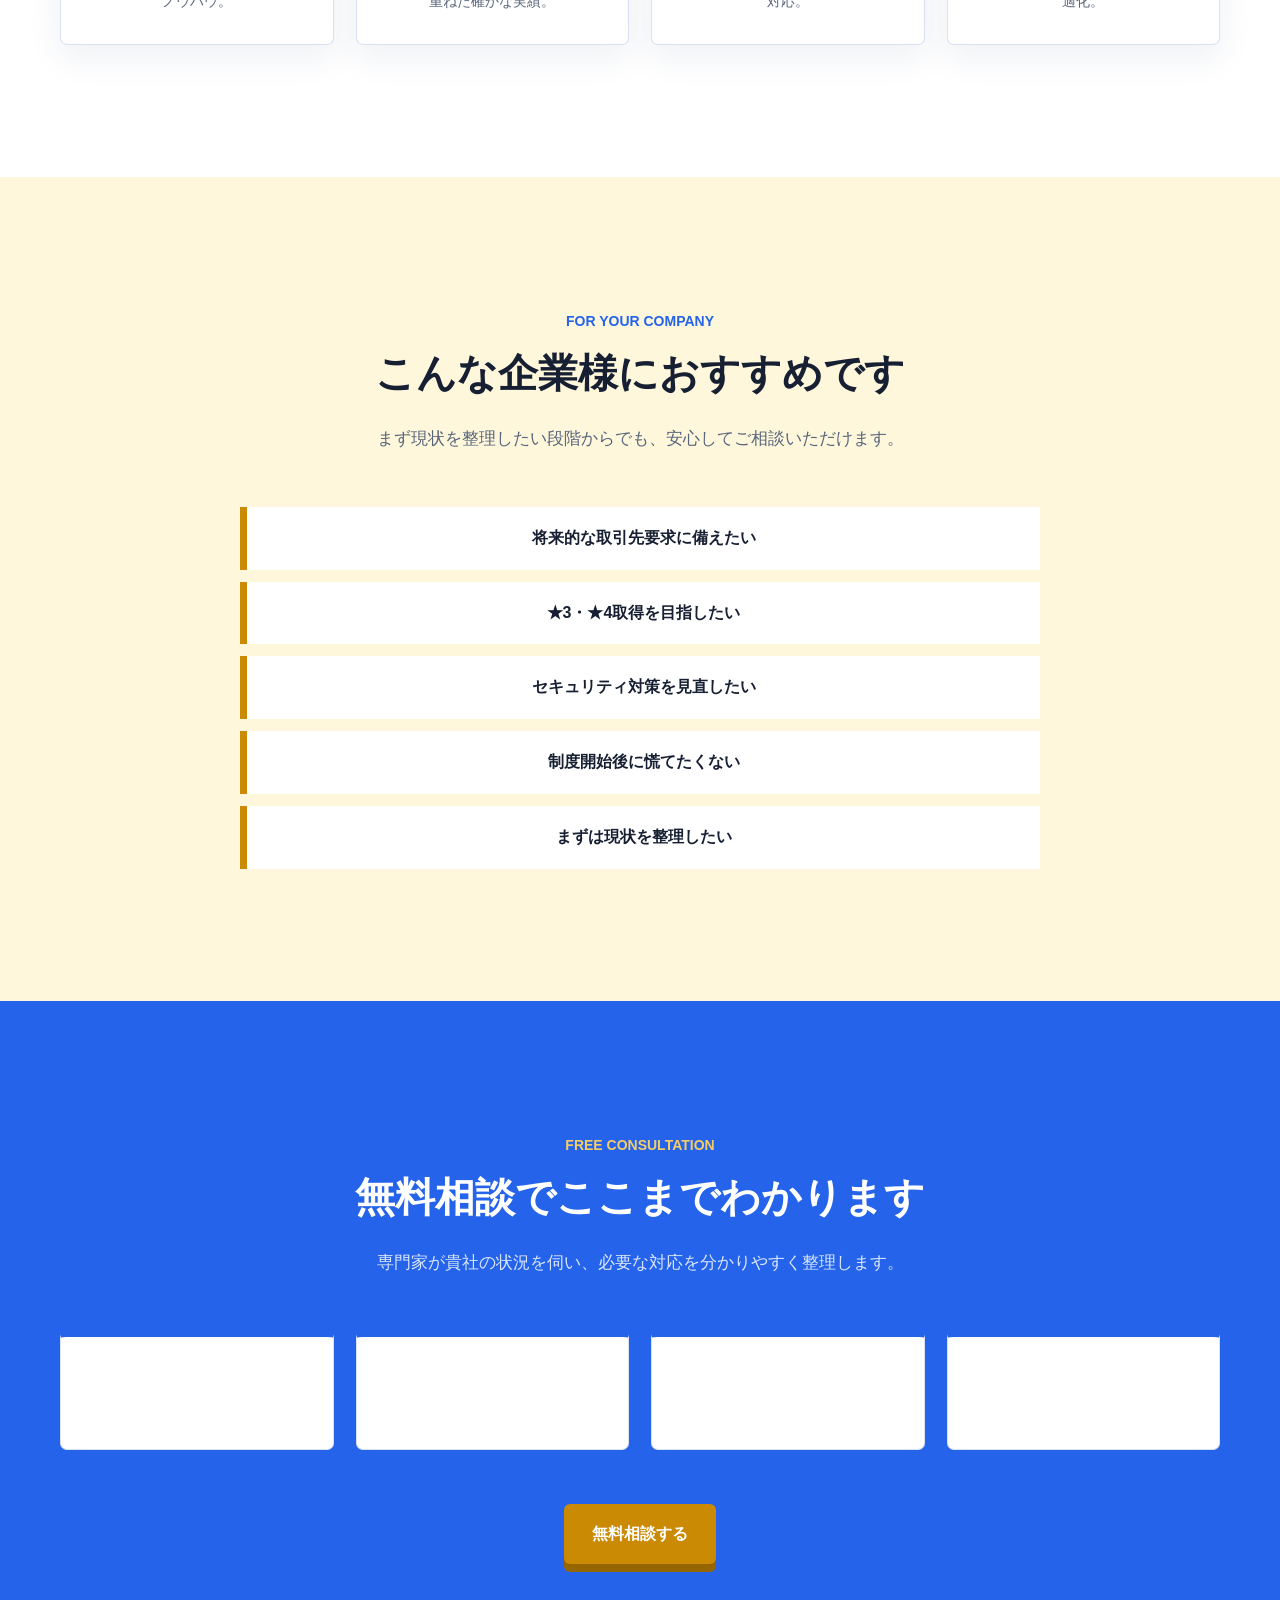
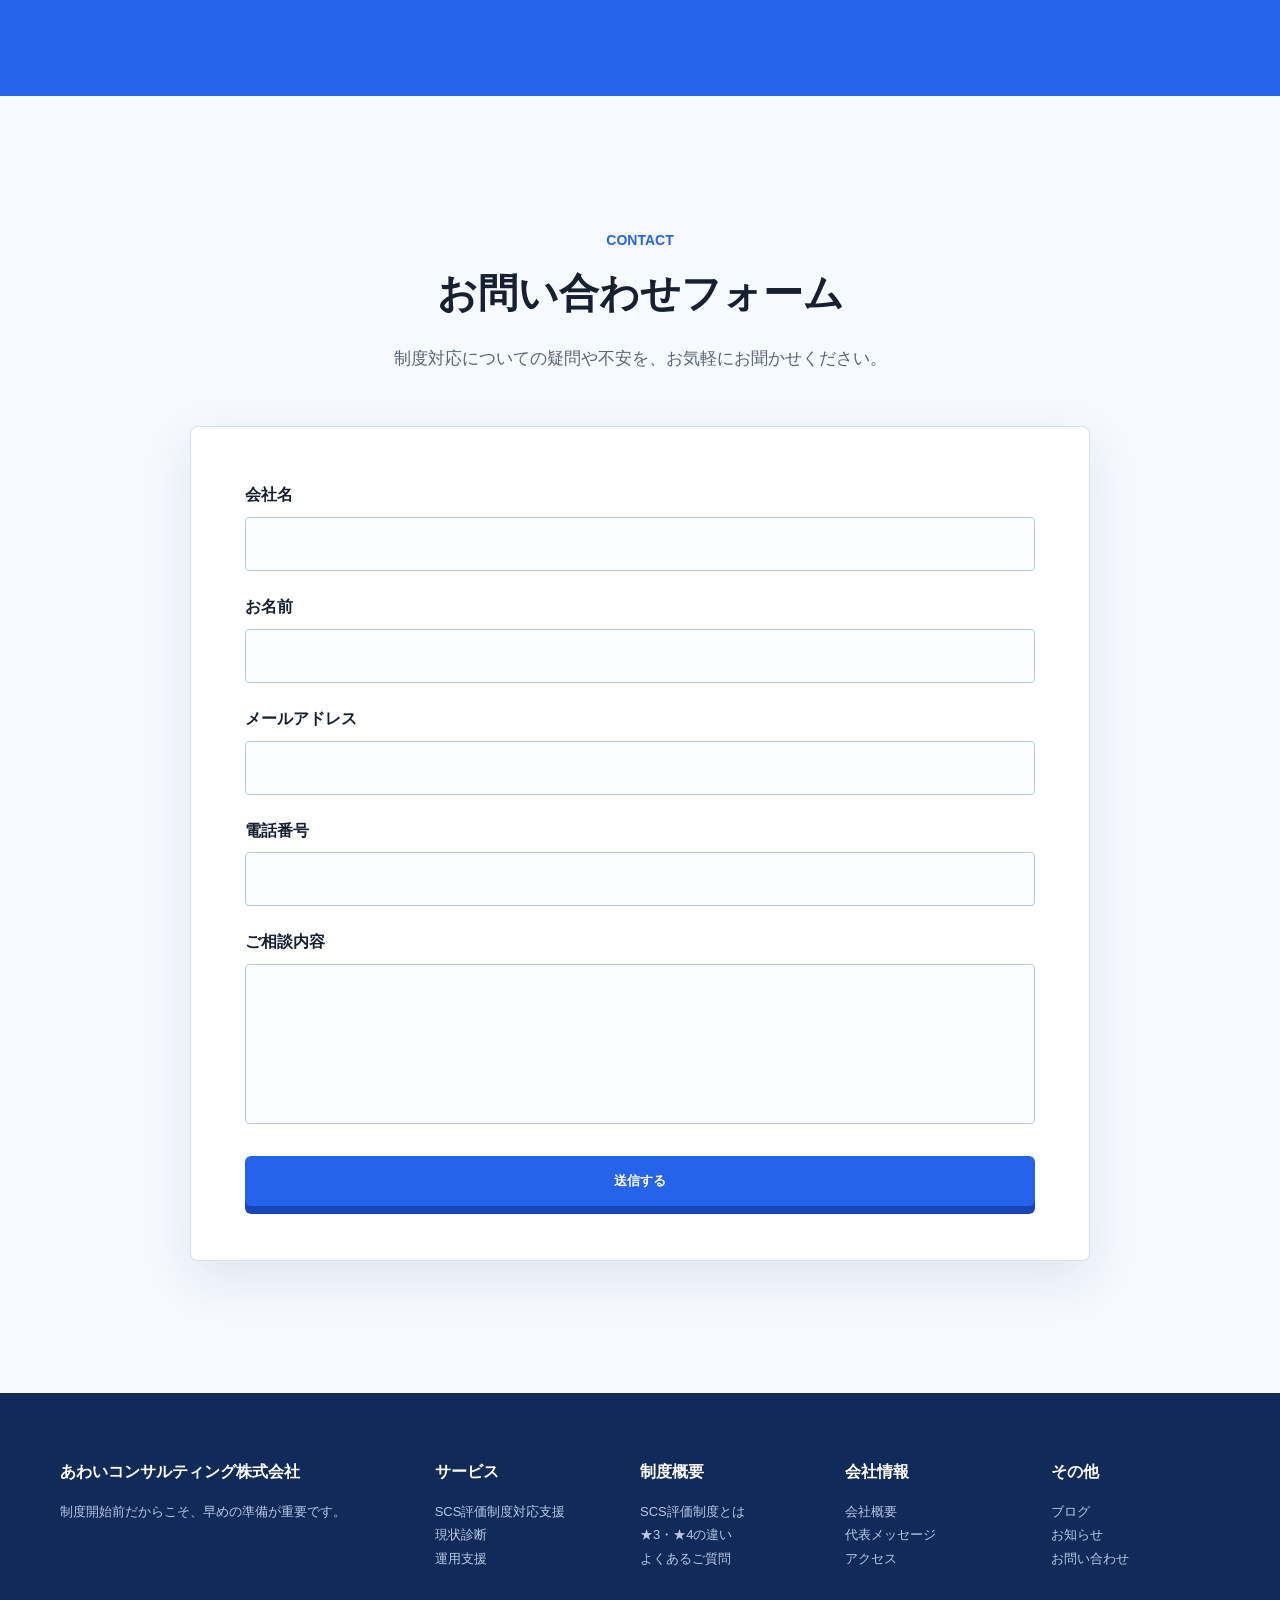
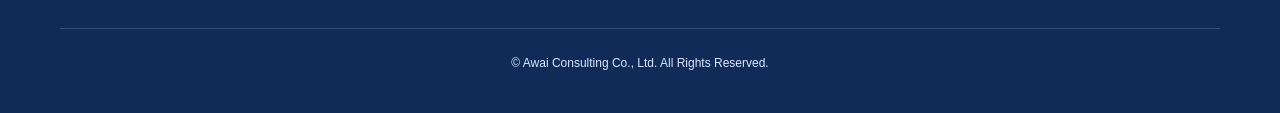
<file: output/design-comp/comp.html>
<!doctype html>
<html lang="ja">
<head>
  <meta charset="utf-8">
  <meta name="viewport" content="width=device-width, initial-scale=1">
  <title>あわいコンサルティング SCS評価制度対応支援</title>
  <style>
    *{box-sizing:border-box} html{scroll-behavior:smooth}
    body{margin:0;color:#172033;background:#fff;font-family:"Noto Sans JP","Yu Gothic",Meiryo,sans-serif;line-height:1.8;letter-spacing:0}
    :root{--blue:#2563eb;--blue-dark:#1646b8;--blue-pale:#edf4ff;--blue-soft:#dce9ff;--gold:#ca8a04;--gold-pale:#fff7db;--ink:#172033;--muted:#58657a;--line:#d8e2f0}
    .wrap{width:min(1160px,calc(100% - 96px));margin:auto}.eyebrow{color:var(--blue);font-weight:800;font-size:14px}.section{padding:132px 0}.section h2{font-size:40px;line-height:1.35;margin:12px 0 24px}.lead{max-width:760px;color:var(--muted);font-size:17px;margin:0 auto 52px}.center{text-align:center}
    header{height:78px;background:#fff;border-bottom:1px solid var(--line);display:flex;align-items:center;position:relative;z-index:3}
    nav{display:flex;align-items:center;justify-content:space-between;width:min(1240px,calc(100% - 72px));margin:auto}.logo{font-size:20px;font-weight:900;color:var(--blue-dark)}.navlinks{display:flex;gap:32px;align-items:center;font-weight:700;font-size:14px}.btn{display:inline-flex;justify-content:center;align-items:center;border:0;background:var(--blue);color:#fff;font-weight:800;padding:16px 28px;border-radius:6px;box-shadow:0 8px 0 #1646b8}.btn.gold{background:var(--gold);box-shadow:0 8px 0 #956500}.btn.small{padding:11px 20px;box-shadow:none}
    .hero{height:1800px;min-height:200vh;background:var(--blue-pale);position:relative;overflow:hidden;border-bottom:12px solid var(--gold)}
    .hero-copy{position:absolute;left:max(64px,calc((100% - 1160px)/2));top:120px;width:520px;z-index:2}.hero h1{font-size:62px;line-height:1.3;margin:14px 0 28px;color:#122454}.hero p{font-size:17px;color:#42526a;margin:0 0 28px}.tags{display:flex;gap:10px;flex-wrap:wrap;margin-bottom:32px}.tag{background:#fff;border:1px solid #bfd2f5;padding:8px 14px;border-radius:5px;font-size:13px;font-weight:800;color:#244b8f}.tag strong{color:var(--gold)}
    .hero-art{position:absolute;right:2%;bottom:70px;width:min(900px,69vw);aspect-ratio:1;background:#fff;border:1px solid #c9d9f1;border-radius:18px;padding:26px;box-shadow:0 24px 60px rgba(32,74,145,.14)}.hero-art img{width:100%;height:100%;object-fit:cover;border-radius:10px}
    .story{background:#fff}.art-wide{background:#fff;border:1px solid var(--line);padding:24px;border-radius:8px;box-shadow:0 18px 48px rgba(34,65,112,.10)}.art-wide img{width:100%;display:block}.story-notes{display:grid;grid-template-columns:repeat(5,1fr);gap:14px;margin-top:28px}.story-notes div{border-top:4px solid var(--blue);background:var(--blue-pale);padding:18px;text-align:center;font-weight:800;font-size:14px}
    .scs{background:var(--blue-pale)}.scs .art-wide{max-width:1000px;margin:auto}.notice{margin:30px auto 0;max-width:850px;background:#fff;border-left:6px solid var(--gold);padding:22px 28px;color:#46556c;font-weight:700}
    .worries{background:#fff}.cards3,.cards4{display:grid;gap:22px}.cards3{grid-template-columns:repeat(3,1fr)}.cards4{grid-template-columns:repeat(4,1fr)}.card{background:#fff;border:1px solid var(--line);border-top:6px solid var(--blue);padding:30px 26px;border-radius:7px;box-shadow:0 12px 34px rgba(34,65,112,.08)}.card .num{color:var(--gold);font-weight:900;font-size:22px}.card h3{font-size:18px;line-height:1.55;margin:12px 0}.card p{color:var(--muted);font-size:14px;margin:0}
    .support{background:#f7faff}.steps{display:flex;flex-direction:column;gap:42px;max-width:1050px;margin:auto}.step{display:grid;grid-template-columns:360px 1fr;gap:54px;align-items:center;background:#fff;border:1px solid var(--line);padding:34px;border-radius:8px}.step:nth-child(even){grid-template-columns:1fr 360px}.step:nth-child(even) .step-art{order:2}.step-art{background:var(--blue-pale);padding:12px;border-radius:7px}.step-art img{display:block;width:100%;aspect-ratio:1;object-fit:cover}.step-num{color:var(--gold);font-weight:900;font-size:14px}.step h3{font-size:27px;margin:5px 0 12px;color:#173976}.step p{color:var(--muted);margin:0}
    .proposal{background:#173976;color:#fff}.proposal .wrap{display:flex;flex-direction:column;align-items:center}.proposal h2{color:#fff;max-width:880px}.proposal .lead{color:#dbe7ff}.proposal .art-wide{width:100%;margin:18px 0 42px;background:#fff}
    .reasons{background:#fff}.reason-card{border-top-color:var(--gold)}.reason-card .num{color:var(--blue)}.target{background:var(--gold-pale)}.checklist{max-width:800px;margin:auto;display:grid;gap:12px}.checklist div{background:#fff;border-left:7px solid var(--gold);padding:17px 24px;font-weight:800}
    .consult{background:var(--blue);color:#fff}.consult h2{color:#fff}.consult .lead{color:#d9e7ff}.consult .card{box-shadow:none}.form-section{background:#f6f9fe}.form{max-width:900px;margin:auto;background:#fff;border:1px solid var(--line);padding:54px;border-radius:8px;box-shadow:0 18px 50px rgba(34,65,112,.10)}.field{margin-bottom:22px}.field label{display:block;font-weight:800;margin-bottom:7px}.field div{height:54px;border:1px solid #b8c7dd;background:#fbfdff;border-radius:4px}.field.textarea div{height:160px}.submit{width:100%;margin-top:10px}
    footer{background:#112b59;color:#dbe7ff;padding:65px 0 38px}.foot{display:grid;grid-template-columns:2fr repeat(4,1fr);gap:36px}.foot strong{color:#fff}.foot p{font-size:13px;color:#b9c9e4}.copy{text-align:center;border-top:1px solid #38517d;margin-top:45px;padding-top:24px;font-size:12px}
  </style>
</head>
<body>
  <header><nav><div class="logo">あわいコンサルティング</div><div class="navlinks"><span>制度概要</span><span>サービス</span><span>選ばれる理由</span><span>対象企業</span><span>お問い合わせ</span><a class="btn small">無料相談</a></div></nav></header>
  <section class="hero">
    <div class="hero-copy"><div class="eyebrow">SCS評価制度対応支援</div><h1>取引先から<br>“セキュリティ対策”を<br>求められる前に。</h1><p>サプライチェーン強化に向けたセキュリティ対策評価制度（SCS評価制度）への対応を、現状分析から社内ルール整備までサポートします。</p><div class="tags"><span class="tag"><strong>★3・★4</strong>取得をサポート</span><span class="tag">現状診断</span><span class="tag">制度開始後も慌てない体制づくり</span></div><a class="btn gold">まずは無料相談する</a></div>
    <div class="hero-art"><img src="assets/hero.png" alt=""></div>
  </section>
  <section class="section story"><div class="wrap center"><div class="eyebrow">WHY NOW?</div><h2>なぜ今、取引先のセキュリティ対策が<br>重視されているのか</h2><p class="lead">サイバー攻撃は、対策が比較的弱い取引先や委託先を経由して広がります。企業規模に関係なく、サプライチェーン全体で備えることが必要です。</p><div class="art-wide"><img src="assets/system-background.png" alt=""></div><div class="story-notes"><div>サプライチェーン</div><div>サイバー攻撃</div><div>取引先への影響</div><div>自社への影響</div><div>SCS制度の必要性</div></div></div></section>
  <section class="section scs"><div class="wrap center"><div class="eyebrow">ABOUT SCS</div><h2>SCS評価制度とは？</h2><p class="lead">企業のセキュリティ対策状況を共通基準で評価し、取引先が安心して取引できる環境づくりを目指す制度です。</p><div class="art-wide"><img src="assets/scs-explanation.png" alt=""></div><div class="notice">経済産業省主導で制度設計が進められています。制度開始後に慌てないため、今から現状を把握しておくことが重要です。</div></div></section>
  <section class="section worries"><div class="wrap center"><div class="eyebrow">YOUR CONCERNS</div><h2>こんなお悩みはありませんか？</h2><p class="lead">新しい制度だからこそ、どこから着手すべきか分からないのは自然なことです。</p><div class="cards3"><article class="card"><div class="num">01</div><h3>取引先から急に対応を求められたら不安</h3><p>求められるレベルや期限が分からず、準備が間に合うか心配。</p></article><article class="card"><div class="num">02</div><h3>何から準備すればいいのかわからない</h3><p>情報が少なく、優先順位や進め方が見えにくい。</p></article><article class="card"><div class="num">03</div><h3>既存の認証との違いがわからない</h3><p>ISMS・Pマークの運用を活かせるのか判断できない。</p></article></div></div></section>
  <section class="section support"><div class="wrap center"><div class="eyebrow">OUR SUPPORT</div><h2>不安のない計画的な<br>SCS評価制度対応をサポートします</h2><p class="lead">現状を丁寧に整理し、無理なく取り組める現実的な対策を一緒につくります。</p><div class="steps">
    <article class="step"><div class="step-art"><img src="assets/step-01-current-review.png" alt=""></div><div><div class="step-num">STEP 01</div><h3>現状整理・課題特定</h3><p>現在のセキュリティ対策や社内ルール、運用状況を整理し、全体像を把握します。</p></div></article>
    <article class="step"><div class="step-art"><img src="assets/step-02-gap-analysis.png" alt=""></div><div><div class="step-num">STEP 02</div><h3>ギャップ分析</h3><p>SCS評価制度の要求事項と現状を照らし合わせ、不足している項目を明確にします。</p></div></article>
    <article class="step"><div class="step-art"><img src="assets/step-03-plan.png" alt=""></div><div><div class="step-num">STEP 03</div><h3>対策立案</h3><p>企業ごとの環境や既存の取り組みを活かし、優先順位のある実行計画を設計します。</p></div></article>
    <article class="step"><div class="step-art"><img src="assets/step-04-operation.png" alt=""></div><div><div class="step-num">STEP 04</div><h3>運用支援・体制構築</h3><p>規程や手順書を整え、現場で無理なく続けられる運用づくりを支援します。</p></div></article>
    <article class="step"><div class="step-art"><img src="assets/step-05-achievement.png" alt=""></div><div><div class="step-num">STEP 05</div><h3>★3・★4取得支援</h3><p>評価・確認に向けた準備から是正対応まで、取得・登録を伴走支援します。</p></div></article>
  </div></div></section>
  <section class="section proposal"><div class="wrap center"><div class="eyebrow" style="color:#f3c65d">A NEW STANDARD</div><h2>「対策していると良い」から、<br>「対策していなければならない」時代へ</h2><p class="lead">求められる前に備えることが、取引先からの信頼と新しいビジネス機会につながります。</p><div class="art-wide"><img src="assets/proposal.png" alt=""></div><a class="btn gold">まずは無料相談する</a></div></section>
  <section class="section reasons"><div class="wrap center"><div class="eyebrow">WHY AWAI?</div><h2>あわいコンサルティングが選ばれる4つの理由</h2><p class="lead">難しい制度を分かりやすく整理し、企業ごとの現実に合わせて伴走します。</p><div class="cards4"><article class="card reason-card"><div class="num">01</div><h3>幅広い実績と専門性</h3><p>3,000社以上の支援実績から培ったノウハウ。</p></article><article class="card reason-card"><div class="num">02</div><h3>取得・更新率100%</h3><p>情報セキュリティ認証支援で積み重ねた確かな実績。</p></article><article class="card reason-card"><div class="num">03</div><h3>既存運用を活かす</h3><p>無駄や重複を抑えた現実的な制度対応。</p></article><article class="card reason-card"><div class="num">04</div><h3>柔軟な支援体制</h3><p>代行から伴走まで状況に応じて最適化。</p></article></div></div></section>
  <section class="section target"><div class="wrap center"><div class="eyebrow">FOR YOUR COMPANY</div><h2>こんな企業様におすすめです</h2><p class="lead">まず現状を整理したい段階からでも、安心してご相談いただけます。</p><div class="checklist"><div>将来的な取引先要求に備えたい</div><div>★3・★4取得を目指したい</div><div>セキュリティ対策を見直したい</div><div>制度開始後に慌てたくない</div><div>まずは現状を整理したい</div></div></div></section>
  <section class="section consult"><div class="wrap center"><div class="eyebrow" style="color:#f4cc68">FREE CONSULTATION</div><h2>無料相談でここまでわかります</h2><p class="lead">専門家が貴社の状況を伺い、必要な対応を分かりやすく整理します。</p><div class="cards4"><article class="card"><h3>必要な対応レベル</h3></article><article class="card"><h3>★3・★4取得までの流れ</h3></article><article class="card"><h3>必要な作業・準備内容</h3></article><article class="card"><h3>現状の課題整理</h3></article></div><div style="margin-top:54px"><a class="btn gold">無料相談する</a></div></div></section>
  <section class="section form-section"><div class="wrap center"><div class="eyebrow">CONTACT</div><h2>お問い合わせフォーム</h2><p class="lead">制度対応についての疑問や不安を、お気軽にお聞かせください。</p><div class="form center" style="text-align:left"><div class="field"><label>会社名</label><div></div></div><div class="field"><label>お名前</label><div></div></div><div class="field"><label>メールアドレス</label><div></div></div><div class="field"><label>電話番号</label><div></div></div><div class="field textarea"><label>ご相談内容</label><div></div></div><button class="btn submit">送信する</button></div></div></section>
  <footer><div class="wrap"><div class="foot"><div><strong>あわいコンサルティング株式会社</strong><p>制度開始前だからこそ、早めの準備が重要です。</p></div><div><strong>サービス</strong><p>SCS評価制度対応支援<br>現状診断<br>運用支援</p></div><div><strong>制度概要</strong><p>SCS評価制度とは<br>★3・★4の違い<br>よくあるご質問</p></div><div><strong>会社情報</strong><p>会社概要<br>代表メッセージ<br>アクセス</p></div><div><strong>その他</strong><p>ブログ<br>お知らせ<br>お問い合わせ</p></div></div><div class="copy">© Awai Consulting Co., Ltd. All Rights Reserved.</div></div></footer>
</body>
</html>
</file>
<file: style.css>
/* Base */
:root {
  --color-primary: #173976;
  --color-primary-dark: #122454;
  --color-blue: #2563eb;
  --color-light-blue: #edf4ff;
  --color-text: #42526a;
  --color-white: #ffffff;
  --color-cta: #ca8a04;
  --content-width: 1240px;
  --content-padding-pc: 48px;
  --content-padding-sp: 20px;
  --font-body: clamp(15px, 1vw, 18px);
  --font-title-lg: clamp(36px, 4vw, 64px);
  --font-title-md: clamp(28px, 3vw, 44px);
  --font-title-sm: clamp(22px, 2vw, 32px);
  --space-section: clamp(72px, 8vw, 140px);
  --space-block: clamp(32px, 5vw, 80px);
  --hero-bg-ratio: calc(1734 / 1835);
  --story-bg-width: 90%;
  --story-bg-inner-padding: clamp(32px, 4vw, 72px);
  --narrow-width: 960px;
  --hero-lead-width: 682px;
  --supply-chain-risk-width: var(--content-width);
  --side-padding: var(--content-padding-pc);
  --section-padding: var(--space-section);
  --header-height: clamp(50px, 6vw, 65px);
  --story-panel-count: 5;
  --story-idle-scroll-count-per-panel: 1;
  --radius-card: 16px;
  --shadow-card: 0 12px 32px rgba(15, 23, 42, 0.08);
  --space-12: clamp(10px, calc(12 / 1920 * 100vw), 12px);
  --space-16: clamp(12px, calc(16 / 1920 * 100vw), 16px);
  --space-18: clamp(14px, calc(18 / 1920 * 100vw), 18px);
  --space-20: clamp(16px, calc(20 / 1920 * 100vw), 20px);
  --space-24: clamp(18px, calc(24 / 1920 * 100vw), 24px);
  --space-28: clamp(20px, calc(28 / 1920 * 100vw), 28px);
  --space-32: clamp(24px, calc(32 / 1920 * 100vw), 32px);
  --space-36: clamp(26px, calc(36 / 1920 * 100vw), 36px);
  --space-40: clamp(28px, calc(40 / 1920 * 100vw), 40px);
  --space-48: clamp(32px, calc(48 / 1920 * 100vw), 48px);
  --space-56: clamp(40px, calc(56 / 1920 * 100vw), 56px);
  --space-64: clamp(44px, calc(64 / 1920 * 100vw), 64px);
  --space-80: clamp(56px, calc(80 / 1920 * 100vw), 80px);
  --space-96: clamp(64px, calc(96 / 1920 * 100vw), 96px);
}

*,
*::before,
*::after {
  box-sizing: border-box;
}

html,
body {
  width: 100%;
  min-width: 320px;
  margin: 0;
  font-family: "Zen Kaku Gothic New", sans-serif;
  font-size: var(--font-body);
  font-weight: bold;
  color: var(--color-text);
  overflow-x: clip;
}

body,
p,
h1,
h2,
h3,
h4 {
  margin: 0;
}

img,
svg,
video,
canvas {
  display: block;
  max-width: 100%;
  height: auto;
}

button,
input,
textarea,
select {
  font: inherit;
}

button {
  cursor: pointer;
}

/* Layout */
.document,
.document__body,
.lp-page {
  width: 100%;
  min-height: 100%;
}

.lp-page {
  position: relative;
}

section,
.site-footer {
  position: relative;
  width: 100%;
  padding-block: var(--section-padding);
}

[class$="__inner"] {
  width: min(calc(100% - var(--side-padding) * 2), var(--content-width));
  margin-inline: auto;
}

.supply-chain-risk__example-box,
.scs-overview__content,
.security-action__lead,
.preparation__issues-box,
.proposal__description,
.proposal__conclusion,
.contact__form--1 {
  width: min(100%, var(--narrow-width));
  margin-inline: auto;
}

/* Header */
.site-header {
  position: fixed;
  inset: 0 0 auto;
  z-index: 9999;
  display: flex;
  align-items: center;
  height: var(--header-height);
}

.site-header::before {
  content: "";
  position: absolute;
  inset: 0;
  z-index: 0;
  pointer-events: none;
  background: rgba(255, 255, 255, 0.82);
  border-bottom: 1px solid rgba(216, 226, 240, 0.7);
  box-shadow: 0 4px 24px rgba(15, 23, 42, 0.08);
  backdrop-filter: blur(12px);
  opacity: 0;
  transition: opacity 0.3s ease, box-shadow 0.3s ease, backdrop-filter 0.3s ease;
}

.site-header--scrolled::before {
  opacity: 1;
}

.site-header__inner {
  position: relative;
  z-index: 1;
  display: flex;
  align-items: center;
  justify-content: space-between;
}

.site-header__brand-name {
  display: inline-flex;
  align-items: center;
  gap: 10px;
  color: var(--color-primary-dark);
  font-size: 18px;
  font-weight: 900;
  line-height: 1.2;
  text-decoration: none;
}

.site-header__brand-logo {
  width: 40px;
  height: 40px;
  object-fit: contain;
  flex: 0 0 auto;
}

.site-header__brand-text {
  line-height: 1.2;
  white-space: nowrap;
}

.site-header__actions {
  margin-left: auto;
}

.site-header__consultation-button {
  appearance: none;
  border: 0;
  outline: none;
}

/* Common Components */
.story-cover__heading,
.supply-chain-risk__heading,
.scs-overview__heading,
.security-action__heading,
.preparation__heading,
.concerns__heading,
.support__heading,
.support-plans__heading,
.proposal__heading,
.benefits__heading,
.recommended__heading,
.consultation__heading,
.footer-cta__heading,
.contact__heading {
  margin: 0;
  color: var(--color-primary);
  font-size: clamp(30px, calc(40 / 1920 * 100vw), 40px);
  font-weight: 700;
  line-height: 1.35;
  text-align: center;
}

.site-header__consultation-button,
.hero__consultation-button,
.proposal__button,
.consultation__button,
.footer-cta__button,
.contact__button {
  display: inline-flex;
  align-items: center;
  justify-content: center;
  min-height: clamp(42px, calc(48 / 1920 * 100vw), 48px);
  padding: var(--space-12) var(--space-28);
  border: 0;
  border-radius: 6px;
  background: var(--color-cta);
  color: var(--color-white);
  font-weight: 900;
  max-width: 100%;
  text-align: center;
  box-shadow: 0 10px 24px rgba(202, 138, 4, 0.2);
}

.concerns__card--first,
.concerns__card--second,
.concerns__card--third,
.benefits__card--expertise,
.benefits__card--guarantee,
.benefits__card--integration,
.benefits__card--flexibility,
.support-plans__card--sheet,
.support-plans__card--analysis,
.support-plans__card--improvement,
.support-plans__card--consulting {
  position: relative;
  padding: var(--space-32);
  border-radius: var(--radius-card);
  background: var(--color-white);
  box-shadow: var(--shadow-card);
}

.support-plans__card--sheet,
.support-plans__card--analysis,
.support-plans__card--improvement,
.support-plans__card--consulting {
  display: flex;
  flex-direction: column;
  padding: var(--space-48) var(--space-24);
}

.js-scroll-reveal {
  opacity: 0;
  transform: translateY(32px);
  transition:
    opacity 0.65s ease-out,
    transform 0.65s ease-out;
  will-change: opacity, transform;
}

.js-scroll-reveal.is-visible {
  opacity: 1;
  transform: translateY(0);
}

.js-scroll-reveal--from-right {
  transform: translateX(48px);
}

.js-scroll-reveal--from-right.is-visible {
  transform: translateX(0);
}

.concerns__card-list,
.benefits__card-list {
  display: grid;
  gap: var(--space-28);
  margin-top: var(--space-56);
}

.support-plans__card-list {
  display: grid;
  margin-top: var(--space-56);
}


.concerns__card-list {
  margin-top: clamp(72px, calc(100 / 1920 * 100vw), 100px);
}

/* Hero */
.hero {
  position: relative;
  display: flex;
  height: calc(100vw * var(--hero-bg-ratio));
  padding-top: clamp(92px, calc(130 / 1920 * 100vw), 130px);
  background-color: var(--color-light-blue);
  background-image: url("./img/hero-background.png?v=20260619-1");
  background-repeat: no-repeat;
  /* Keep the HERO art fully visible vertically: do not change these two rules. */
  background-position: center bottom;
  background-size: auto 100%;
  isolation: isolate;
  overflow: hidden;
}

.hero__title,
.hero__lead {
  opacity: 0;
  transition:
    opacity 0.9s ease-out,
    transform 0.9s ease-out;
  will-change: opacity, transform;
}

.hero__title,
.hero__lead {
  transform: translateY(24px);
}

.hero__lead {
  display: inline;
  background: linear-gradient(transparent 20%,
      #e9e9e950 80%);
}

.hero.is-loaded .hero__title,
.hero.is-loaded .hero__lead {
  opacity: 1;
  transform: none;
}

.hero.is-loaded .hero__lead {
  transition-delay: 0.18s;
}

.hero__content {
  width: min(calc(100% - var(--side-padding) * 2), var(--content-width));
  margin-inline: auto;
}

.hero__title-wrap {
  max-width: 750px;
}

.hero__lead-wrap {
  max-width: var(--hero-lead-width);
}

.hero__title {
  color: var(--color-primary-dark);
  font-size: var(--font-title-lg);
  font-weight: 700;
  line-height: 1.3;
}

.hero__lead {
  margin-top: var(--space-28);
  color: var(--color-text);
  font-size: clamp(15px, calc(17 / 1920 * 100vw), 17px);
  line-height: 1.8;
}

.hero__badge-list {
  display: flex;
  flex-wrap: wrap;
  gap: var(--space-16);
  margin-top: var(--space-24);
}

.hero__badge-image--support,
.hero__badge-image--diagnosis,
.hero__badge-image--readiness {
  width: clamp(100px, calc(150 / 1920 * 100vw), 150px);
  height: clamp(100px, calc(150 / 1920 * 100vw), 150px);
  object-fit: contain;
}

.hero__consultation-button {
  margin-top: var(--space-24);
  min-width: clamp(220px, calc(280 / 1920 * 100vw), 280px);
  font-size: clamp(16px, calc(18 / 1920 * 100vw), 18px);
}

/* Story Sequence */
.story-sequence {
  position: relative;
  height: calc((var(--story-panel-count) + 1) * 100svh);
  padding: 0;
}

.story-sequence__sticky {
  position: sticky;
  top: 0;
  height: 100svh;
  overflow: hidden;
}

.story-sequence__panel {
  position: absolute;
  inset: 0;
  width: 100%;
  min-height: 100svh;
  overflow-y: auto;
  overflow-x: hidden;
  padding-top: calc(var(--header-height) + var(--space-32));
  padding-bottom: var(--space-48);
  opacity: 0;
  transform: translateX(80px);
  pointer-events: none;
  transition: opacity 0.5s ease, transform 0.5s ease;
  will-change: opacity, transform;
}

.story-sequence__panel.is-active {
  opacity: 1;
  transform: translateX(0);
  pointer-events: auto;
  z-index: 2;
}

.story-sequence__panel.is-exit {
  opacity: 0;
  transform: translateX(-80px);
  pointer-events: none;
  z-index: 1;
}

.story-sequence__panel.is-next {
  opacity: 0;
  transform: translateX(80px);
  pointer-events: none;
  z-index: 0;
}

/* Story Cover */
.story-cover {
  display: flex;
  min-height: 100svh;
  background: url("./img/story-cover-background.png") center / cover no-repeat;
  color: var(--color-white);
}

.story-cover__inner {
  display: grid;
  place-items: center;
  align-content: center;
  gap: var(--space-40);
}

.story-cover__content {
  position: relative;
  display: flex;
  flex-direction: column;
  align-items: center;
  justify-content: center;
  width: min(70svw, 600px);
  min-width: min(100%, 320px);
  aspect-ratio: 1;
  padding: var(--space-64);
  border-radius: 50%;
  background: var(--color-light-blue);
  text-align: center;
  overflow: hidden;
}

.story-cover__bottom-image {
  position: absolute;
  bottom: -11px;
  left: 36%;
  width: min(42%, 150px);
  transform: translate(-50%, 50%);
  pointer-events: none;
}

.story-cover__heading {
  color: var(--color-primary);
  font-size: clamp(34px, calc(42 / 1920 * 100vw), 42px);
}

.story-cover__lead {
  margin-top: var(--space-28);
  color: var(--color-primary);
  font-size: clamp(16px, calc(18 / 1920 * 100vw), 18px);
  line-height: 1.9;
}

.story-cover__scroll-guide {
  margin-top: var(--space-32);
  color: var(--color-cta);
  font-weight: 700;
}

.story-cover__scroll-arrow {
  width: clamp(36px, calc(50 / 1920 * 100vw), 50px);
  animation: story-arrow-bounce 1.8s ease-in-out infinite;
}

@keyframes story-arrow-bounce {

  0%,
  100% {
    transform: translateY(0);
  }

  50% {
    transform: translateY(8px);
  }
}

/* Supply Chain Risk */
.supply-chain-risk {
  display: flex;
  align-items: center;
  min-height: 100svh;
  padding-top: calc(var(--header-height) + var(--space-32));
  padding-bottom: var(--space-48);
  overflow: hidden;
  background: var(--color-light-blue) url("./img/background-lightblue.png") center / cover no-repeat;
  color: #dbe7ff;
}

.supply-chain-risk::before,
.scs-overview::before,
.security-action::before,
.preparation::before {
  content: "";
  position: absolute;
  top: var(--header-height);
  left: 50%;
  z-index: 0;
  width: var(--story-bg-width);
  height: calc(100svh - var(--header-height));
  border-radius: 15vw;
  background-position: center;
  background-size: cover;
  background-repeat: no-repeat;
  transform: translateX(-50%);
  pointer-events: none;
}

.supply-chain-risk::before,
.security-action::before {
  background-image: url("./img/background-primary.png");
}

.scs-overview::before,
.preparation::before {
  background-image: url("./img/background-lightblue.png");
}

.supply-chain-risk__inner,
.scs-overview__inner,
.security-action__inner,
.preparation__inner {
  position: relative;
  z-index: 1;
}

.supply-chain-risk__inner {
  width: min(calc(var(--story-bg-width) - var(--story-bg-inner-padding) - var(--story-bg-inner-padding)),
      var(--supply-chain-risk-width));
  display: flex;
  flex-direction: column;
}

.scs-overview__inner {
  width: min(calc(var(--story-bg-width) - var(--story-bg-inner-padding) - var(--story-bg-inner-padding)),
      var(--content-width));
}

.security-action__inner {
  width: min(calc(var(--story-bg-width) - var(--story-bg-inner-padding) - var(--story-bg-inner-padding)),
      var(--content-width));
}

.preparation__inner {
  width: min(calc(var(--story-bg-width) - var(--story-bg-inner-padding) - var(--story-bg-inner-padding)),
      var(--content-width));
}

.supply-chain-risk__heading {
  color: var(--color-white);
  line-height: 1.25;
}

.supply-chain-risk__content {
  display: grid;
  grid-template-columns: 1.1fr 0.9fr;
  align-items: center;
  gap: var(--space-36);
  width: 100%;
  margin: var(--space-16) auto 0;
}

.supply-chain-risk__introduction {
  width: 100%;
  margin: 0;
  font-size: clamp(15px, 1vw, 17px);
  line-height: 1.7;
}

.supply-chain-risk__attack-description {
  margin-top: var(--space-18);
}

.supply-chain-risk__example-box {
  margin-top: var(--space-20);
  padding: var(--space-20);
  border: 1px solid #5e79aa;
  border-radius: 8px;
  background: rgba(255, 255, 255, 0.1);
}

.supply-chain-risk__example-lead {
  font-weight: 700;
}

.supply-chain-risk__example-list {
  margin-top: min(12px);
  line-height: 1.8;
}

.security-action__diagram {
  width: min(100%, 1160px);
  margin: var(--space-28) auto 0;
  text-align: center;
}

.security-action__image {
  width: auto;
  max-height: clamp(360px, calc(500 / 1920 * 100vw), 500px);
  margin-inline: auto;
  border-radius: 8px;
}

.supply-chain-risk__diagram {
  width: 100%;
  margin: 0;
}

.supply-chain-risk__image {
  width: 100%;
  height: auto;
  border-radius: 8px;
}

.supply-chain-risk__impact-box {
  margin-top: var(--space-16);
  padding: clamp(18px, calc(22 / 1920 * 100vw), 22px);
  border: 1px solid #d8e2f0;
  border-radius: 8px;
  background: var(--color-white);
  color: var(--color-primary-dark);
  box-shadow: 0 18px 48px rgba(11, 29, 61, 0.5);
}

.supply-chain-risk__impact-heading {
  color: var(--color-primary);
  font-size: clamp(18px, calc(20 / 1920 * 100vw), 20px);
  font-weight: 900;
  text-align: center;
}

.supply-chain-risk__impact-list {
  display: grid;
  grid-template-columns: repeat(4, 1fr);
  gap: var(--space-16);
  margin-top: var(--space-18);
}

.supply-chain-risk__impact-item--1,
.supply-chain-risk__impact-item--2,
.supply-chain-risk__impact-item--3,
.supply-chain-risk__impact-item--4 {
  display: flex;
  justify-content: center;
  align-items: center;
  padding: var(--space-12) var(--space-16);
  border-radius: 8px;
  background: var(--color-light-blue);
  font-weight: 700;
}

.supply-chain-risk__conclusion {
  margin-top: var(--space-16);
  color: var(--color-white);
  font-size: clamp(18px, calc(20 / 1920 * 100vw), 20px);
  font-weight: 700;
  line-height: 1.7;
  text-align: center;
}

/* Overview / Security Action */
.scs-overview,
.security-action,
.preparation {
  display: flex;
  align-items: center;
  min-height: 100svh;
  padding-top: calc(var(--header-height) + var(--space-32));
  padding-bottom: var(--space-48);
  overflow: hidden;
}

.scs-overview,
.preparation {
  background: var(--color-primary) url("./img/background-primary.png") center / cover no-repeat;
}

.scs-overview__content {
  margin-top: var(--space-48);
}

.scs-overview__description,
.scs-overview__scope {
  padding: var(--space-28);
  border-radius: 12px;
  background: var(--color-white);
  box-shadow: var(--shadow-card);
}

.scs-overview__scope {
  margin-top: var(--space-24);
}

.scs-overview__description-text,
.scs-overview__purpose-text,
.scs-overview__scope-text,
.security-action__lead {
  font-size: clamp(15px, calc(17 / 1920 * 100vw), 17px);
  line-height: 1.8;
  text-align: center;
}

.scs-overview__purpose-text {
  margin-top: var(--space-20);
}

.scs-overview__accent--1,
.preparation__accent--1 {
  color: var(--color-primary);
  font-weight: 900;
}

.scs-overview__stakeholder-list {
  display: flex;
  justify-content: center;
  margin-top: var(--space-24);
}

.scs-overview__stakeholder-card {
  position: relative;
  width: min(100%, 360px);
  padding: var(--space-18) var(--space-24);
  border-radius: 8px;
  background: var(--color-light-blue);
  color: var(--color-primary);
  font-weight: 700;
  line-height: 1.9;
  text-align: left;
}

.scs-overview__stakeholder-decoration {
  position: absolute;
  top: 50%;
  right: 0;
  z-index: 2;
  width: clamp(92px, calc(138 / 1920 * 100vw), 138px);
  transform: translateY(-50%);
  pointer-events: none;
}

.scs-overview__note {
  margin-top: var(--space-32);
  color: #64748b;
  font-size: 14px;
  text-align: center;
}

.security-action {
  background: var(--color-light-blue) url("./img/background-lightblue.png") center / cover no-repeat;
  color: #dbe7ff;
}

.security-action__heading {
  color: var(--color-white);
}

.security-action__lead {
  margin-top: var(--space-32);
  color: #dbe7ff;
}

.security-action__line-break--sp {
  display: none;
}

.contact__line-break--sp {
  display: none;
}

/* Preparation */
.preparation__subheading {
  margin-top: var(--space-24);
  color: var(--color-primary);
  font-size: clamp(18px, calc(20 / 1920 * 100vw), 20px);
  font-weight: 700;
  text-align: center;
}

.preparation__question-list {
  display: grid;
  grid-template-columns: repeat(2, minmax(0, 1fr));
  gap: var(--space-28);
  width: min(100%, 1000px);
  margin: var(--space-32) auto 0;
}

.preparation__question-card--security-status,
.preparation__question-card--scs-status {
  position: relative;
  padding: var(--space-28);
  border-radius: 12px;
  background: var(--color-primary);
  color: var(--color-white);
  font-size: clamp(18px, calc(20 / 1920 * 100vw), 20px);
  font-weight: 700;
  line-height: 1.6;
  text-align: center;
}

.preparation__question-tail--1,
.preparation__question-tail--2 {
  position: absolute;
  bottom: -18px;
  left: 50%;
  width: 0;
  height: 0;
  border: 18px solid transparent;
  border-top-color: var(--color-primary);
  transform: translateX(-50%);
}

.preparation__down-arrow {
  margin-block: var(--space-32) var(--space-20);
  color: var(--color-primary);
  font-size: 34px;
  font-weight: 900;
  text-align: center;
}

.preparation__issues-box {
  position: relative;
  padding: var(--space-32);
  border-radius: 12px;
  background: var(--color-white);
  box-shadow: var(--shadow-card);
}

.preparation__issues-decoration {
  position: absolute;
  top: 50%;
  z-index: 2;
  width: clamp(96px, calc(160 / 1920 * 100vw), 160px);
  transform: translateY(-50%);
  pointer-events: none;
}

.preparation__issues-decoration--left {
  left: -100px;
  width: clamp(120px, calc(200 / 1920 * 100vw), 200px);
}

.preparation__issues-decoration--right {
  right: -160px;
  width: clamp(150px, calc(250 / 1920 * 100vw), 250px);
}

.preparation__issues-heading {
  color: var(--color-primary);
  font-size: clamp(18px, calc(20 / 1920 * 100vw), 20px);
  font-weight: 900;
  text-align: center;
}

.preparation__issue-list {
  display: grid;
  grid-template-columns: repeat(3, 1fr);
  gap: var(--space-16);
  margin-top: var(--space-24);
}

.preparation__issue-item--1,
.preparation__issue-item--2,
.preparation__issue-item--3 {
  padding: var(--space-18);
  border-radius: 8px;
  background: var(--color-light-blue);
  color: var(--color-primary);
  font-weight: 700;
  text-align: center;
}

.preparation__issues-note,
.preparation__conclusion {
  margin-top: var(--space-24);
  text-align: center;
}

.preparation__conclusion {
  color: var(--color-primary);
  font-size: clamp(18px, calc(20 / 1920 * 100vw), 20px);
  font-weight: 700;
  line-height: 1.7;
}

/* Concerns */
.concerns {
  background: var(--color-white) url("./img/background-white.png") center / cover no-repeat;
}

.concerns__card-list {
  grid-template-columns: repeat(3, 1fr);
}

.concerns__card-decoration {
  position: absolute;
  left: 50%;
  z-index: 2;
  width: clamp(96px, calc(150 / 1920 * 100vw), 150px);
  transform: translateX(-50%);
  pointer-events: none;
}

.concerns__card-decoration--first {
  top: -40px;
}

.concerns__card-decoration--second {
  top: -30px;
  width: clamp(160px, calc(220 / 1920 * 100vw), 220px);
}

.concerns__card-decoration--third {
  top: -40px;

}

.concerns__card-number--1,
.concerns__card-number--2,
.concerns__card-number--3 {
  color: var(--color-blue);
  font-size: clamp(28px, calc(34 / 1920 * 100vw), 34px);
  font-weight: 900;
}

.concerns__card-heading--first,
.concerns__card-heading--second,
.concerns__card-heading--third {
  margin-top: var(--space-20);
  color: var(--color-primary);
  font-size: clamp(18px, calc(20 / 1920 * 100vw), 20px);
  line-height: 1.5;
}

.concerns__card-text--first,
.concerns__card-text--second,
.concerns__card-text--third {
  margin-top: var(--space-18);
  line-height: 1.8;
}

.concerns__conclusion {
  margin-top: clamp(32px, calc(44 / 1920 * 100vw), 44px);
  color: var(--color-primary);
  font-size: clamp(18px, calc(20 / 1920 * 100vw), 20px);
  font-weight: 700;
  text-align: center;
}

.concerns__certification {
  margin-top: var(--space-32);
  padding: var(--space-32);
  background: var(--color-light-blue);
  border-radius: var(--radius-card);
  text-align: center;
}

.concerns__certification-note {
  color: var(--color-primary);
  font-size: clamp(18px, calc(22 / 1920 * 100vw), 22px);
  font-weight: 900;
  line-height: 1.7;
  font-size: var(--font-title-sm);
  display: inline;
  background: linear-gradient(transparent 60%,
      #fff3a3 60%);
  background-repeat: no-repeat;
  background-size: 0 100%;
}

.concerns__certification-note.is-visible {
  animation: concerns-marker-fill 1.1s ease-out 0.3s forwards;
}

@keyframes concerns-marker-fill {
  from {
    background-size: 0 100%;
  }

  to {
    background-size: 100% 100%;
  }
}

/* Support */
.support {
  background: var(--color-light-blue) url("./img/support-background.png") center / cover no-repeat;
}

.support__line-break--heading {
  display: none;
}

.support__introduction {
  margin-top: var(--space-32);
  text-align: center;
}

.support__subheading {
  margin-top: var(--space-56);
  color: var(--color-primary);
  font-size: clamp(22px, calc(28 / 1920 * 100vw), 28px);
  text-align: center;
}

.support__flow--1 {
  width: min(100%, 1060px);
  margin: var(--space-36) auto 0;
}

.support__step-card--analysis,
.support__step-card--planning,
.support__step-card--implementation,
.support__step-card--registration {
  position: relative;
  display: grid;
  grid-template-columns: clamp(140px, calc(180 / 1920 * 100vw), 180px) 1fr;
  align-items: center;
  gap: var(--space-40);
  padding: var(--space-36);
  border: 1px solid #d8e2f0;
  border-radius: var(--radius-card);
  background: var(--color-white);
  box-shadow: var(--shadow-card);
}

.support__step-decoration {
  position: absolute;
  top: -34px;
  z-index: 2;
  width: clamp(90px, calc(150 / 1920 * 100vw), 150px);
  pointer-events: none;
}

.support__step-decoration--analysis {
  right: var(--space-40);
  width: clamp(150px, calc(250 / 1920 * 100vw), 250px);
}

.support__step-decoration--implementation {
  right: var(--space-40);
  width: clamp(90px, calc(150 / 1920 * 100vw), 150px);
}

.support__step-decoration--planning,
.support__step-decoration--registration {
  left: clamp(32px, calc(60 / 1920 * 100vw), 60px);
}

.support__step-decoration--planning {
  width: clamp(108px, calc(180 / 1920 * 100vw), 180px);
  top: clamp(-70px, calc(-70 / 1920 * 100vw), -42px);
}

.support__step-decoration--registration {
  width: clamp(72px, calc(120 / 1920 * 100vw), 120px);
  top: clamp(-100px, calc(-100 / 1920 * 100vw), -60px);
  ;
}

.support__step-card--planning,
.support__step-card--registration {
  grid-template-columns: 1fr clamp(140px, calc(180 / 1920 * 100vw), 180px);
}

.support__step-visual--1,
.support__step-visual--2,
.support__step-visual--3,
.support__step-visual--4 {
  display: flex;
  flex-direction: column;
  align-items: center;
  justify-content: center;
  min-height: clamp(130px, calc(160 / 1920 * 100vw), 160px);
  border-radius: 50%;
  background: var(--color-light-blue);
  color: var(--color-primary);
}

.support__accent--1,
.support__accent--3,
.support__accent--5,
.support__accent--7 {
  font-size: clamp(36px, calc(48 / 1920 * 100vw), 48px);
  font-weight: 900;
}

.support__accent--2,
.support__accent--4,
.support__accent--6,
.support__accent--8 {
  font-weight: 900;
}

.support__heading-quaternary--1,
.support__heading-quaternary--2,
.support__heading-quaternary--3,
.support__heading-quaternary--4 {
  color: var(--color-primary);
  font-size: clamp(19px, calc(23 / 1920 * 100vw), 23px);
}

.support__step-text--analysis,
.support__step-text--planning,
.support__step-text--implementation,
.support__step-text--registration {
  margin-top: var(--space-16);
  line-height: 1.8;
}

.support__step-content--1,
.support__step-content--2,
.support__step-content--3,
.support__step-content--4 {
  min-width: 0;
}

.support__step-arrow--1,
.support__step-arrow--2,
.support__step-arrow--3 {
  width: clamp(36px, calc(50 / 1920 * 100vw), 50px);
  margin: var(--space-16) auto;
}

/* Plans / Proposal / Benefits */
.support-plans {
  background: var(--color-primary) url("./img/background-primary.png") center / cover no-repeat;
}

.support-plans__heading {
  color: var(--color-white);
}

.support-plans__card-list {
  grid-template-columns: repeat(3, 1fr);
}

.support-plans__card-number--1,
.support-plans__card-number--2,
.support-plans__card-number--3,
.support-plans__card-number--4 {
  color: var(--color-blue);
  font-size: clamp(24px, calc(30 / 1920 * 100vw), 30px);
  font-weight: 900;
}

.support-plans__card-heading--sheet,
.support-plans__card-heading--analysis,
.support-plans__card-heading--improvement,
.support-plans__card-heading--consulting {
  display: flex;
  align-items: center;
  justify-content: center;
  min-height: clamp(88px, calc(108 / 1920 * 100vw), 108px);
  color: var(--color-primary);
  font-size: clamp(19px, calc(24 / 1920 * 100vw), 24px);
  line-height: 1.5;
  text-align: center;
}

.support-plans__price--1,
.support-plans__price--2,
.support-plans__price--3,
.support-plans__price--4 {
  margin-top: clamp(16px, calc(22 / 1920 * 100vw), 22px);
  padding: var(--space-16);
  border-radius: 8px;
  background: var(--color-light-blue);
  color: var(--color-primary);
  font-weight: 900;
  font-size: clamp(19px, calc(24 / 1920 * 100vw), 24px);
  line-height: 1.8;
}

.support-plans__amount {
  font-size: clamp(26px, calc(32 / 1920 * 100vw), 32px);
}

.support-plans__card-text--sheet,
.support-plans__card-text--analysis,
.support-plans__card-text--improvement,
.support-plans__card-text--consulting {
  margin-top: clamp(16px, calc(22 / 1920 * 100vw), 22px);
  line-height: 1.7;
}

.support-plans__recommendation-badge {
  position: absolute;
  top: -18px;
  right: 20px;
  padding: clamp(6px, calc(8 / 1920 * 100vw), 8px) clamp(10px, calc(14 / 1920 * 100vw), 14px);
  border-radius: 999px;
  background: var(--color-cta);
  color: var(--color-white);
  font-size: clamp(11px, calc(13 / 1920 * 100vw), 13px);
  font-weight: 900;
}

.proposal {
  overflow: hidden;
  background: var(--color-primary) url("./img/background-primary.png") center / cover no-repeat;
  color: #dbe7ff;
}

.proposal::before {
  content: "";
  position: absolute;
  inset: 0;
  z-index: 0;
  background: url("./img/proposal-overlay.png") center / cover no-repeat;
  opacity: 0.1;
  pointer-events: none;
}

.proposal__inner {
  position: relative;
  z-index: 1;
}

.proposal__heading,
.footer-cta__heading,
.consultation__heading {
  color: var(--color-white);
}

.proposal__description {
  margin-top: var(--space-32);
  font-size: clamp(15px, calc(17 / 1920 * 100vw), 17px);
  line-height: 1.8;
  text-align: center;
}

.proposal__value-text {
  margin-top: clamp(10px, calc(14 / 1920 * 100vw), 14px);
}

.proposal__conclusion {
  margin-top: var(--space-24);
  color: var(--color-white);
  font-weight: 700;
  line-height: 1.7;
  text-align: center;
}

.proposal__button {
  display: flex;
  width: fit-content;
  margin: var(--space-32) auto 0;
}

.benefits {
  background: var(--color-white) url("./img/background-white.png") center / cover no-repeat;
}

.benefits__card-list {
  grid-template-columns: repeat(2, 1fr);
}

.benefits__card-decoration {
  position: absolute;
  bottom: clamp(-50px, calc(-50 / 1920 * 100vw), -30px);
  z-index: 2;
  width: clamp(84px, calc(140 / 1920 * 100vw), 140px);
  pointer-events: none;
}

.benefits__card-decoration--expertise {
  left: -50px;
  transform: rotate(-12deg);
}

.benefits__card-decoration--flexibility {
  right: -32px;
  transform: rotate(12deg);
}

.benefits__card-heading--1,
.benefits__card-heading--2,
.benefits__card-heading--3,
.benefits__card-heading--4 {
  color: var(--color-primary);
  font-size: clamp(18px, calc(20 / 1920 * 100vw), 20px);
  font-weight: 900;
}

.benefits__card-text--expertise,
.benefits__card-text--guarantee,
.benefits__card-text--integration,
.benefits__card-text--flexibility {
  margin-top: var(--space-20);
  line-height: 1.8;
}

/* Recommended / Consultation / CTA */
.recommended {
  background: var(--color-light-blue) url("./img/background-lightblue.png") center / cover no-repeat;
}

.recommended__item-list {
  display: grid;
  grid-template-columns: repeat(2, minmax(0, 1fr));
  gap: var(--space-24);
  width: min(100%, 900px);
  margin: clamp(32px, calc(44 / 1920 * 100vw), 44px) auto 0;
}

.recommended__item-list > :last-child:nth-child(odd) {
  grid-column: 1 / -1;
  justify-self: center;
  width: calc((100% - var(--space-24)) / 2);
}

.recommended__item--1,
.recommended__item--2,
.recommended__item--3,
.recommended__item--4,
.recommended__item--5 {
  padding: var(--space-24) var(--space-32);
  border-radius: 8px;
  background: var(--color-white);
  color: var(--color-primary);
  font-size: clamp(19px, calc(24 / 1920 * 100vw), 24px);
  font-weight: 700;
  box-shadow: var(--shadow-card);
}

.recommended__item--1 p,
.recommended__item--2 p,
.recommended__item--3 p,
.recommended__item--4 p,
.recommended__item--5 p {
  display: inline;
  background: linear-gradient(transparent 60%,
      #fff3a3 60%);
}

.consultation {
  background: var(--color-primary) url("./img/background-primary.png") center / cover no-repeat;
}

.consultation__benefit-list {
  display: flex;
  flex-direction: column;
  gap: clamp(22px, calc(30 / 1920 * 100vw), 30px);
  width: min(100%, 720px);
  margin-top: var(--space-40);
  margin-inline: auto;
}

.consultation__benefit-item--1,
.consultation__benefit-item--2,
.consultation__benefit-item--3,
.consultation__benefit-item--4 {
  position: relative;
  width: 75%;
  max-width: 100%;
  margin-inline: auto;
  padding: var(--space-32) var(--space-16);
  border-radius: 8px;
  background: var(--color-white);
  color: var(--color-primary);
  font-size: clamp(16px, calc(18 / 1920 * 100vw), 18px);
  font-weight: 900;
  text-align: center;
}

.consultation__benefit-decoration {
  position: absolute;
  top: 25%;
  z-index: 2;
  width: clamp(72px, calc(120 / 1920 * 100vw), 120px);
  transform: translateY(-50%);
  pointer-events: none;
}

.consultation__benefit-decoration--1,
.consultation__benefit-decoration--3 {
  right: 0px;
}

.consultation__benefit-decoration--2,
.consultation__benefit-decoration--4 {
  left: 0px;
}

.consultation__button,
.footer-cta__button {
  display: flex;
  width: fit-content;
  margin: var(--space-32) auto 0;
}

.footer-cta {
  background: var(--color-primary);
  color: #dbe7ff;
  text-align: center;
}

.footer-cta__lead {
  margin-top: var(--space-18);
  line-height: 1.8;
}

/* Contact */
.contact {
  background: var(--color-white) url("./img/background-white.png") center / cover no-repeat;
}

.contact__lead {
  margin-top: var(--space-18);
  text-align: center;
}

.contact__form--1 {
  margin-top: clamp(32px, calc(44 / 1920 * 100vw), 44px);
}

.contact__honeypot {
  position: absolute;
  left: -9999px;
  width: 1px;
  height: 1px;
  overflow: hidden;
}

.contact__field--company,
.contact__field--name,
.contact__field--email,
.contact__field--phone,
.contact__field--message,
.contact__field--privacy {
  margin-top: clamp(16px, calc(22 / 1920 * 100vw), 22px);
}

.contact__label--company,
.contact__label--name,
.contact__label--email,
.contact__label--phone,
.contact__label--message {
  color: var(--color-primary);
  font-weight: 700;
}

.contact__required-mark {
  color: #dc2626;
  font-weight: 900;
}

.contact__input--company,
.contact__input--name,
.contact__input--email,
.contact__input--phone,
.contact__textarea--message {
  width: 100%;
  margin-top: clamp(6px, calc(8 / 1920 * 100vw), 8px);
  padding: clamp(11px, calc(14 / 1920 * 100vw), 14px) var(--space-16);
  border: 1px solid #bfd2f5;
  border-radius: 6px;
  background: var(--color-white);
  color: var(--color-text);
}

.contact__textarea--message {
  min-height: clamp(140px, calc(180 / 1920 * 100vw), 180px);
  resize: vertical;
}

.contact__privacy-label {
  display: flex;
  flex-wrap: wrap;
  align-items: center;
  gap: clamp(6px, calc(8 / 1920 * 100vw), 8px);
  color: var(--color-primary);
  font-weight: 700;
  line-height: 1.6;
}

.contact__privacy-checkbox {
  width: clamp(16px, calc(18 / 1920 * 100vw), 18px);
  height: clamp(16px, calc(18 / 1920 * 100vw), 18px);
  accent-color: var(--color-primary);
}

.contact__required-label {
  display: inline-flex;
  align-items: center;
  justify-content: center;
  padding: 2px clamp(6px, calc(8 / 1920 * 100vw), 8px);
  border-radius: 999px;
  background: #dc2626;
  color: var(--color-white);
  font-size: clamp(11px, calc(12 / 1920 * 100vw), 12px);
  font-weight: 900;
}

.contact__privacy-note {
  margin-top: clamp(8px, calc(10 / 1920 * 100vw), 10px);
  font-size: clamp(12px, calc(14 / 1920 * 100vw), 14px);
  line-height: 1.8;
}

.contact__privacy-link {
  color: var(--color-blue);
  font-weight: 700;
}

.contact__field-error {
  min-height: 1.6em;
  margin-top: 8px;
  font-size: 14px;
  line-height: 1.6;
}

.contact__feedback {
  margin-top: 16px;
  padding: 16px 20px;
  border-radius: 8px;
  font-size: 15px;
  line-height: 1.7;
  text-align: center;
  white-space: pre-line;
}

.contact__feedback:empty {
  display: none;
}

.contact__field-error,
.contact__feedback--error {
  color: #dc2626;
}

.contact__feedback--success {
  background: #edf4ff;
  color: var(--color-primary);
  border: 1px solid #bfd2f5;
  font-weight: 700;
}

.contact__feedback--error {
  background: #fff1f2;
  border: 1px solid #fecdd3;
  font-weight: 700;
}

.contact__button {
  display: flex;
  min-width: clamp(200px, calc(240 / 1920 * 100vw), 240px);
  margin: var(--space-32) auto 0;
}

.contact__button:disabled {
  opacity: 0.5;
  cursor: not-allowed;
  pointer-events: none;
}

/* Footer */
.site-footer {
  background: #112b59 url("./img/background-primary.png") center / cover no-repeat;
  color: #dbe7ff;
}

.site-footer__navigation {
  text-align: center;
}

.site-footer__company-name {
  color: var(--color-white);
  font-size: clamp(18px, calc(20 / 1920 * 100vw), 20px);
  font-weight: 900;
}

.site-footer__tagline {
  margin-top: var(--space-18);
  line-height: 1.7;
}

.site-footer__consultation-button {
  display: inline-flex;
  align-items: center;
  justify-content: center;
  min-height: clamp(42px, calc(48 / 1920 * 100vw), 48px);
  margin-top: var(--space-24);
  padding: var(--space-12) var(--space-28);
  border: 0;
  border-radius: 6px;
  background: #173976;
  color: var(--color-white);
  font-weight: 900;
  border: 1px solid #fff;
}

.site-footer__privacy-link {
  display: block;
  width: fit-content;
  margin-top: var(--space-18);
  margin-inline: auto;
  color: #dbe7ff;
  font-weight: 700;
}

.site-footer__service-heading,
.site-footer__overview-heading,
.site-footer__company-heading,
.site-footer__other-heading {
  color: var(--color-white);
  font-weight: 900;
}

.site-footer__service-links,
.site-footer__overview-links,
.site-footer__company-links,
.site-footer__other-links {
  margin-top: 18px;
  line-height: 2;
}

.site-footer__copyright {
  margin-top: 48px;
  padding-top: 24px;
  border-top: 1px solid #38517d;
}

.site-footer__copyright-text {
  font-size: 12px;
  text-align: center;
}

/* Responsive */
@media (max-width: 1440px) {
  :root {
    --hero-lead-width: 560px;
    --supply-chain-risk-width: var(--content-width);
  }

  .benefits__card-decoration--expertise {
    left: 8px;
  }

  .benefits__card-decoration--flexibility {
    right: 8px;
  }

  .preparation__issues-decoration--left {
    left: -50px;
  }

  .preparation__issues-decoration--right {
    right: -80px;
  }

  .supply-chain-risk__heading {
    font-size: 2.5vw;
  }

  .supply-chain-risk__introduction {
    font-size: 1vw;
  }

  .supply-chain-risk__example-box {
    margin-top: 1vw;
  }

  .supply-chain-risk__attack-description {
    margin-top: 1vw;
  }

  .supply-chain-risk__impact-box {
    margin-top: 1vw;
    padding: 1.5vw;
  }

  .supply-chain-risk__impact-heading {
    font-size: 1.5vw;
  }

  .supply-chain-risk__impact-item--1,
  .supply-chain-risk__impact-item--2,
  .supply-chain-risk__impact-item--3,
  .supply-chain-risk__impact-item--4 {
    font-size: 1.2vw;
  }

  .supply-chain-risk__conclusion {
    font-size: 1.5vw;
  }

}

@media (min-width: 769px) and (max-width: 1440px) {

  /* Story Cover */
  .story-cover {

    min-height: 100svh;
  }

  .story-cover__inner {
    gap: var(--space-40);
  }

  .story-cover__content {
    width: 40vw;
  }

  .story-cover__bottom-image {
    bottom: -11px;
    left: 35%;
    width: 10vw;
    transform: translate(-50%, 50%);
  }

  .story-cover__heading {
    font-size: 2.4vw;
  }

  .story-cover__lead {
    margin-top: var(--space-28);
    font-size: 1.1vw;
    line-height: 1.9;
  }

  .story-cover__scroll-guide {
    margin-top: 3.6vh;
  }

  @keyframes story-arrow-bounce {

    0%,
    100% {
      transform: translateY(0);
    }

    50% {
      transform: translateY(8px);
    }
  }

  .story-sequence__panel {
    padding-top: 11.2vh;
    padding-bottom: 4.3vh;
  }

  .supply-chain-risk__line-break--2 {
    display: none;
  }

  .supply-chain-risk,
  .scs-overview,
  .security-action,
  .preparation {
    min-height: 100svh;
    padding-top: 11vh;
    padding-bottom: 4.3vh;
  }

  .supply-chain-risk {
    padding-top: 10vh;
    padding-bottom: 2.4vh;
  }

  .supply-chain-risk::before,
  .scs-overview::before,
  .security-action::before,
  .preparation::before {
    width: 90vw;
    border-radius: 15vw;
  }

  .supply-chain-risk__inner,
  .scs-overview__inner,
  .security-action__inner,
  .preparation__inner {
    width: 82vw;
  }

  .supply-chain-risk__heading,
  .scs-overview__heading,
  .security-action__heading,
  .preparation__heading {
    font-size: 2.3vw;
    line-height: 1.28;
  }

  .supply-chain-risk__content {
    gap: 2vw;
    margin-top: 1.28vh;
  }

  .supply-chain-risk__introduction {
    font-size: 1.1vw;
    line-height: 1.5;
  }

  .supply-chain-risk__attack-description,
  .supply-chain-risk__example-box,
  .supply-chain-risk__impact-box {
    margin-top: 1vh;
  }

  .supply-chain-risk__example-box {
    padding: 1.8vh 1.2vw;
    border-width: 0.069vw;
    border-radius: 0.556vw;
  }

  .supply-chain-risk__example-list {
    margin-top: 0.6vh;
    line-height: 1.7;
  }

  .supply-chain-risk__image {
    max-height: 37vh;
    object-fit: contain;
  }

  .supply-chain-risk__impact-box {
    padding: 1.8vh 1.2vw;
    border-width: 0.069vw;
    border-radius: 0.556vw;
  }

  .supply-chain-risk__impact-heading {
    font-size: 1.3vw;
  }

  .supply-chain-risk__impact-list {
    gap: 0.972vw;
    margin-top: 1vw;
  }

  .supply-chain-risk__impact-item--1,
  .supply-chain-risk__impact-item--2,
  .supply-chain-risk__impact-item--3,
  .supply-chain-risk__impact-item--4 {
    padding: 1.2vh 1.1vw;
    border-radius: 0.556vw;
    font-size: 1.181vw;
  }

  .supply-chain-risk__conclusion {
    margin-top: 1.6vh;
    font-size: 1.389vw;
    line-height: 1.5;
  }

  .scs-overview__content {
    margin-top: 4.0vh;
  }

  .scs-overview__description,
  .scs-overview__scope {
    padding: 3vh;
    border-radius: 0.833vw;
  }

  .scs-overview__scope {
    margin-top: 1.92vh;
  }

  .scs-overview__description-text,
  .scs-overview__purpose-text,
  .scs-overview__scope-text,
  .security-action__lead {
    font-size: 1.181vw;
    line-height: 1.7;
  }

  .scs-overview__purpose-text {
    margin-top: 1.92vh;
  }

  .scs-overview__stakeholder-list {
    margin-top: 1.667vw;
  }

  .scs-overview__stakeholder-card {
    width: 23.611vw;
    padding: 1.76vh 1.667vw;
    border-radius: 0.556vw;
    line-height: 1.75;
  }

  .scs-overview__stakeholder-decoration {
    width: 8.889vw;
  }

  .scs-overview__note {
    margin-top: 3vh;
    font-size: 0.972vw;
  }

  .security-action__lead {
    margin-top: 2.222vw;
  }

  .security-action__diagram {
    width: 72.222vw;
    margin-top: 1.944vw;
  }

  .security-action__image {
    max-height: 54vh;
    border-radius: 0.556vw;
  }

  .preparation__subheading {
    margin-top: 1.8vh;
    font-size: 1.389vw;
  }

  .preparation__question-list {
    gap: 1.667vw;
    width: 66.667vw;
    margin-top: 1.8vh;
  }

  .preparation__question-card--security-status,
  .preparation__question-card--scs-status {
    padding: 1.667vw;
    border-radius: 0.556vw;
    font-size: 1.389vw;
    line-height: 1.5;
  }

  .preparation__question-tail--1,
  .preparation__question-tail--2 {
    bottom: -1.25vw;
    border-width: 1.25vw;
  }

  .preparation__down-arrow {
    margin-block: 1.5vh;
    font-size: 2.361vw;
  }

  .preparation__issues-box {
    padding: 2.5vh 1.9vw;
    border-radius: 0.556vw;
  }

  .preparation__issues-decoration {
    width: 11.111vw;
  }

  .preparation__issues-decoration--left {
    left: -3.472vw;
    width: 11.806vw;
  }

  .preparation__issues-decoration--right {
    right: -5.556vw;
    width: 14.583vw;
  }

  .preparation__issues-heading {
    font-size: 1.389vw;
  }

  .preparation__issue-list {
    gap: 1.111vw;
    margin-top: 1.389vw;
  }

  .preparation__issue-item--1,
  .preparation__issue-item--2,
  .preparation__issue-item--3 {
    padding: 1.111vw;
    border-radius: 0.556vw;
    font-size: 1.181vw;
    line-height: 1.5;
  }

  .preparation__issues-note,
  .preparation__conclusion {
    margin-top: 1.389vw;
  }

  .preparation__conclusion {
    font-size: 1.389vw;
    line-height: 1.55;
  }
}

@media (max-width: 1024px) {
  :root {
    --hero-lead-width: 520px;
    --supply-chain-risk-width: var(--content-width);
  }

  .concerns__card-list {
    display: grid;
    grid-template-columns: 1fr;
    gap: var(--space-28);
  }

  .support-plans__card-list {
    display: grid;
    grid-template-columns: repeat(2, minmax(0, 1fr));
    gap: var(--space-28);
  }

  .concerns__card-list> :last-child:nth-child(odd) {
    grid-column: auto;
    justify-self: stretch;
    width: auto;
  }

  .support-plans__card-list> :last-child:nth-child(odd) {
    grid-column: 1 / span 2;
    justify-self: center;
    width: calc(50% - (var(--space-28) / 2));
  }

  .site-footer__navigation {
    display: grid;
    grid-template-columns: repeat(2, minmax(0, 1fr));
    gap: var(--space-32);
  }

  .supply-chain-risk__impact-item--1,
  .supply-chain-risk__impact-item--2,
  .supply-chain-risk__impact-item--3,
  .supply-chain-risk__impact-item--4 {
    display: flex;
    align-items: center;
    justify-content: center;
    line-height: 1.5;
  }

  .support__step-decoration--analysis {
    width: clamp(175px, calc(250 / 1920 * 100vw), 250px);
  }

  .support__step-decoration--implementation {
    width: clamp(125px, calc(150 / 1920 * 100vw), 150px);
  }

  .support__step-decoration--planning {
    width: clamp(128px, calc(180 / 1920 * 100vw), 180px);
    top: clamp(-70px, calc(-70 / 1920 * 100vw), -50px);
  }

  .support__step-decoration--registration {
    width: clamp(80px, calc(120 / 1920 * 100vw), 120px);
  }

  .support__step-card--analysis,
  .support__step-card--planning,
  .support__step-card--implementation,
  .support__step-card--registration {
    grid-template-columns: 1fr;
    padding-block: 32px;
    padding-inline: clamp(24px, 5vw, 48px);
  }

  .support__step-visual--1,
  .support__step-visual--2,
  .support__step-visual--3,
  .support__step-visual--4 {
    width: 150px;
    min-height: 150px;
    margin-inline: auto;
  }

  .support__step-card--planning .support__step-visual--2,
  .support__step-card--registration .support__step-visual--4 {
    order: -1;
  }

  .benefits__card-decoration {
    position: absolute;
    bottom: clamp(-50px, calc(-50 / 1920 * 100vw), -30px);
    z-index: 2;
    width: clamp(96px, calc(140 / 1920 * 100vw), 140px);
    pointer-events: none;
  }

  .benefits__card-decoration--expertise {
    left: 8px;
    transform: rotate(-12deg);
  }

  .benefits__card-decoration--flexibility {
    right: 8px;
    transform: rotate(12deg);
  }
}

@media (max-width: 768px) {
  :root {
    --side-padding: var(--content-padding-sp);
    --section-padding: clamp(64px, 10vw, 96px);
    --story-bg-width: calc(100% - 32px);
    --story-bg-inner-padding: clamp(20px, 4vw, 32px);
    --hero-lead-width: 300px;
    --hero-bg-ratio: calc(3258 / 1920);
  }

  .site-header__brand-name {
    font-size: 15px;
    gap: 8px;
  }

  .site-header__brand-logo {
    width: 32px;
    height: 32px;
  }

  .site-header__consultation-button {
    min-height: 42px;
    padding: 8px 16px;
  }

  .hero {
    position: relative;
    align-items: flex-start;
    padding-top: 112px;
    background-image: url("./img/hero-background-tab.png?v=20260619-1");
    overflow: clip;

  }

  .hero__content {
    display: flex;
    flex-direction: column;
    align-self: stretch;
  }

  .hero__title {
    font-size: clamp(30px, 7vw, 42px);
    line-height: 1.4;
  }

  .hero__badge-list {
    display: grid;
    grid-template-columns: repeat(2, auto);
    justify-content: center;
    gap: 12px;
    width: fit-content;
  }

  .hero__badge-image--support,
  .hero__badge-image--diagnosis,
  .hero__badge-image--readiness {
    width: clamp(80px, calc(150 / 1920 * 100vw), 150px);
    height: clamp(80px, calc(150 / 1920 * 100vw), 150px);
    object-fit: contain;
  }

  .hero__badge-image--readiness {
    grid-column: 1 / span 2;
    justify-self: center;
  }

  .hero__consultation-button {
    position: sticky;
    bottom: 20px;
    z-index: 2;
    width: 100%;
    min-width: 0;
    margin-top: auto;
  }

  .story-sequence {
    height: auto;
    overflow: visible;
  }

  .story-sequence__sticky {
    position: relative;
    height: auto;
    overflow: visible;
  }

  .story-sequence__panel {
    position: relative;
    inset: auto;
    min-height: auto;
    padding-top: var(--section-padding);
    padding-bottom: var(--section-padding);
    opacity: 1 !important;
    transform: none !important;
    pointer-events: auto;
    transition: none;
    will-change: auto;
  }

  .supply-chain-risk,
  .scs-overview,
  .security-action,
  .preparation {
    min-height: auto;
    display: flex;
    align-items: stretch;
    padding-block: 64px;
  }

  .supply-chain-risk::before,
  .scs-overview::before,
  .security-action::before,
  .preparation::before {
    top: 0;
    bottom: 0;
    height: auto;
    border-radius: 30vw;
  }

  .supply-chain-risk__content {
    gap: 32px;
  }

  .security-action__diagram {
    margin-top: 48px;
  }

  .security-action__image {
    width: 80%;
    max-height: none;
  }

  .story-cover__content {
    width: min(100%, 560px);
    min-width: 0;
    padding: 56px 24px;
  }

  .story-cover__bottom-image {
    position: absolute;
    bottom: -10px;
    left: 35%;
    width: min(42%, 150px);
    transform: translate(-50%, 50%);
    pointer-events: none;
  }

  .supply-chain-risk__impact-list,
  .scs-overview__stakeholder-list,
  .preparation__question-list,
  .preparation__issue-list,
  .concerns__card-list,
  .benefits__card-list,
  .recommended__item-list,
  .consultation__benefit-list,
  .site-footer__navigation {
    grid-template-columns: 1fr;
  }

  .support-plans__card-list {
    gap: var(--space-32);
  }

  .recommended__item-list > :last-child:nth-child(odd) {
    width: 100%;
  }

  .concerns__card-decoration {
    top: -32px;
    width: 96px;
  }

  .concerns__card-decoration--second {
    width: 140px;
  }

  .scs-overview__stakeholder-decoration {
    right: 8px;
    width: 88px;
  }

  .preparation__issues-decoration {
    width: 88px;
  }

  .consultation__benefit-decoration {
    width: 72px;
  }

  .consultation__benefit-decoration--1,
  .consultation__benefit-decoration--3 {
    right: 8px;
  }

  .consultation__benefit-decoration--2,
  .consultation__benefit-decoration--4 {
    left: 8px;
  }

  .benefits__card-decoration {
    bottom: -28px;
    width: 80px;
  }

  .benefits__card-decoration--expertise {
    left: auto;
    right: 10px;
  }

  .benefits__card-decoration--flexibility {
    right: 10px;
  }

  .support__step-card--analysis,
  .support__step-card--planning,
  .support__step-card--implementation,
  .support__step-card--registration {
    grid-template-columns: 1fr;
    padding-block: 32px;
    padding-inline: clamp(20px, 6vw, 48px);
  }

  .support__step-visual--1,
  .support__step-visual--2,
  .support__step-visual--3,
  .support__step-visual--4 {
    width: 150px;
    min-height: 150px;
    margin-inline: auto;
  }

  .support__step-card--planning .support__step-visual--2,
  .support__step-card--registration .support__step-visual--4 {
    order: -1;
  }

  .support__step-decoration {
    top: -24px;
  }

  .support__step-decoration--analysis {
    width: 220px;
  }

  .support__step-decoration--implementation {
    width: 180px;
  }

  .support__step-decoration--analysis,
  .support__step-decoration--implementation {
    right: 12px;
  }

  .support__step-decoration--planning {
    width: 200px;
  }

  .support__step-decoration--registration {
    width: 140px;
  }

  .support__step-decoration--planning,
  .support__step-decoration--registration {
    left: 12px;
  }

  .support-plans__card-heading--sheet,
  .support-plans__card-heading--analysis,
  .support-plans__card-heading--improvement,
  .support-plans__card-heading--consulting {
    min-height: 0;
  }

  .support-plans__card-heading--analysis,
  .support-plans__card-heading--consulting {
    min-height: 3em;
  }

  br {
    display: none;
  }

  br[class*="line-break"] {
    display: inline;
  }

  br.security-action__line-break--sp {
    display: none;
  }

  br.contact__line-break--sp {
    display: none;
  }

  .supply-chain-risk__impact-heading {
    font-size: clamp(16px, calc(20 / 1920 * 100vw), 20px);
  }

  .supply-chain-risk__impact-item--1,
  .supply-chain-risk__impact-item--2,
  .supply-chain-risk__impact-item--3,
  .supply-chain-risk__impact-item--4 {
    font-size: clamp(14px, calc(18 / 1920 * 100vw), 18px);
  }

  .supply-chain-risk__impact-list {
    grid-template-columns: repeat(2, 1fr);
  }

  .js-scroll-reveal--from-right {
    transform: translateY(32px);
  }

  .js-scroll-reveal--from-right.is-visible {
    transform: translateY(0);
  }

  .preparation__issues-decoration--left {
    left: -25px;
  }

  .preparation__issues-decoration--right {
    right: -40px;
    width: 100px;
  }

  .story-cover__bottom-image {
    display: none;
  }
}

@media (max-width: 425px) {
  :root {
    --side-padding: var(--content-padding-sp);
    --section-padding: 56px;
    --story-bg-width: calc(100% - 20px);
    --story-bg-inner-padding: 20px;
    --hero-lead-width: 100%;
  }

  .site-header {
    height: 60px;
  }

  .site-header__brand-name {
    gap: 6px;
  }

  .site-header__brand-logo {
    width: 30px;
    height: 30px;
  }

  .site-header__brand-text {
    font-size: 12px;
  }

  .site-header__consultation-label {
    font-size: 12px;
  }

  .hero {
    position: relative;
    height: calc(100vw * var(--hero-bg-ratio));
    padding-top: calc(var(--header-height));
    padding-bottom: 0;
    background-position: center bottom;
    background-size: auto 100%;
    background-image: url("./img/hero-background-sp.png?v=20260619-1");
  }

  .hero__content {
    position: relative;
    z-index: 1;
    display: flex;
    flex-direction: column;
  }

  .hero__title-wrap,
  .hero__lead-wrap,
  .hero__badge-list {
    flex: 0 0 auto;
  }

  .hero__title {
    font-size: 24px;
    line-height: 1.35;
  }

  .hero__lead {
    font-size: 15px;
    line-height: 1.8;
  }

  .hero__lead-wrap {
    max-width: 100%;
  }

  .hero__badge-list {
    gap: 10px;
    margin-top: 20px;
  }

  .hero__badge-image--support,
  .hero__badge-image--diagnosis,
  .hero__badge-image--readiness {
    width: 80px;
    height: 80px;
  }

  .hero__consultation-button {
    width: 100%;
    min-width: 0;
    margin-top: auto;
    margin-inline: 0;
    margin-bottom: 0;
    border-radius: 6px;
  }

  .story-cover__heading,
  .supply-chain-risk__heading,
  .scs-overview__heading,
  .security-action__heading,
  .preparation__heading,
  .concerns__heading,
  .support__heading,
  .support-plans__heading,
  .proposal__heading,
  .benefits__heading,
  .recommended__heading,
  .consultation__heading,
  .footer-cta__heading,
  .contact__heading,
  .preparation__subheading,
  .support__subheading,
  .supply-chain-risk__impact-heading,
  .preparation__issues-heading,
  .concerns__card-heading--first,
  .concerns__card-heading--second,
  .concerns__card-heading--third,
  .support__heading-quaternary--1,
  .support__heading-quaternary--2,
  .support__heading-quaternary--3,
  .support__heading-quaternary--4,
  .support-plans__card-heading--sheet,
  .support-plans__card-heading--analysis,
  .support-plans__card-heading--improvement,
  .support-plans__card-heading--consulting,
  .benefits__card-heading--1,
  .benefits__card-heading--2,
  .benefits__card-heading--3,
  .benefits__card-heading--4 {
    font-size: var(--font-title-sm);
    line-height: 1.4;
  }

  .story-cover__lead,
  .supply-chain-risk__introduction,
  .supply-chain-risk__conclusion,
  .scs-overview__description-text,
  .scs-overview__purpose-text,
  .scs-overview__scope-text,
  .security-action__lead,
  .preparation__question-card--security-status,
  .preparation__question-card--scs-status,
  .preparation__issue-item--1,
  .preparation__issue-item--2,
  .preparation__issue-item--3,
  .preparation__issues-note,
  .preparation__conclusion,
  .concerns__card-text--first,
  .concerns__card-text--second,
  .concerns__card-text--third,
  .concerns__conclusion,
  .concerns__certification-note,
  .support__intro-text,
  .support__step-text--analysis,
  .support__step-text--planning,
  .support__step-text--implementation,
  .support__step-text--registration,
  .support-plans__card-text--sheet,
  .support-plans__card-text--analysis,
  .support-plans__card-text--improvement,
  .support-plans__card-text--consulting,
  .proposal__description,
  .proposal__conclusion,
  .benefits__card-text--expertise,
  .benefits__card-text--guarantee,
  .benefits__card-text--integration,
  .benefits__card-text--flexibility,
  .footer-cta__lead,
  .contact__lead,
  .contact__privacy-note {
    font-size: 15px;
  }

  .supply-chain-risk__content {
    grid-template-columns: 1fr;
    gap: 24px;
  }

  .supply-chain-risk,
  .scs-overview,
  .security-action,
  .preparation {
    padding-block: var(--section-padding);
  }

  .supply-chain-risk::before,
  .scs-overview::before,
  .security-action::before,
  .preparation::before {
    border-radius: 20px;
  }

  .concerns__card--first,
  .concerns__card--second,
  .concerns__card--third,
  .benefits__card--expertise,
  .benefits__card--guarantee,
  .benefits__card--integration,
  .benefits__card--flexibility,
  .support-plans__card--sheet,
  .support-plans__card--analysis,
  .support-plans__card--improvement,
  .support-plans__card--consulting {
    padding: 24px 18px;
  }

  .benefits__card--expertise,
  .benefits__card--guarantee,
  .benefits__card--integration,
  .benefits__card--flexibility {
    min-height: 266px;
  }

  .support__step-card--analysis,
  .support__step-card--planning,
  .support__step-card--implementation,
  .support__step-card--registration {
    padding: 24px 18px;
  }

  .support-plans__price--1,
  .support-plans__price--2,
  .support-plans__price--3,
  .support-plans__price--4 {
    padding: 14px 10px;
    font-size: 18px;
  }

  .support-plans__amount {
    font-size: 24px;
  }

  .recommended__item--1,
  .recommended__item--2,
  .recommended__item--3,
  .recommended__item--4,
  .recommended__item--5 {
    padding: 20px 18px;
    font-size: 20px;
    line-height: 1.6;
  }

  .contact__form--1 {
    width: 100%;
  }

  .contact__input--company,
  .contact__input--name,
  .contact__input--email,
  .contact__input--phone,
  .contact__textarea--message {
    min-width: 0;
  }

  .concerns__card-decoration--second {
    top: -45px;
    width: 180px;
  }

  .support__step-decoration--analysis {
    right: -12px;
    width: 150px;
  }

  .support__step-decoration--implementation {
    right: 0;
    width: 120px;
  }

  .support__step-decoration--planning {
    width: 150px;
    top: -42px;
    left: 0;

  }


  .support__step-decoration--registration {
    width: 90px;
    top: -48px;
    left: 16px;

  }

  br.benefits__line-break--3 {
    display: none;
  }

  br.security-action__line-break--sp {
    display: inline;
  }

  br.contact__line-break--sp {
    display: inline;
  }

  .benefits__card-text--flexibility {
    margin-top: var(--space-20);
  }

  .benefits__card-text--expertise,
  .benefits__card-text--guarantee,
  .benefits__card-text--integration {
    margin-top: var(--space-40);
  }

  .consultation__benefit-decoration {
    width: 72px;
  }

  .consultation__benefit-decoration--1,
  .consultation__benefit-decoration--3 {
    right: -16px;
  }

  .consultation__benefit-decoration--2,
  .consultation__benefit-decoration--4 {
    left: -16px;
  }

}

@media (prefers-reduced-motion: reduce) {

  .story-cover__scroll-arrow,
  .concerns__certification-note {
    animation: none;
  }

  .concerns__certification-note {
    background-size: 100% 100%;
  }

  .hero__title,
  .hero__lead {
    opacity: 1;
    transform: none;
    transition: none;
    will-change: auto;
  }

  .js-scroll-reveal,
  .js-scroll-reveal--from-right {
    opacity: 1;
    transform: none;
    transition: none;
    will-change: auto;
  }
}
</file>
<file: backup/css/style.css>
/* ==========================================================================
   CSS Variables & Base Setup
   ========================================================================== */
   :root {
    /* Colors */
    --color-bg-base: #F7F7F5;
    --color-bg-white: #FFFFFF;
    --color-navy-light: #334155;
    --color-navy: #1E293B;
    --color-navy-dark: #0F172A;
    --color-border: #D6D9DF;
    --color-text-main: #1E293B;
    --color-text-muted: #64748B;
    --color-primary: #0F172A;
    --color-accent: #2563EB; /* Added for highlight where needed, subtle */
    
    /* Typography */
    --font-heading: "游ゴシック Bold", "Yu Gothic", "YuGothic", "Hiragino Sans", "Hiragino Kaku Gothic ProN", sans-serif;
    --font-body: "Hiragino Sans", "Noto Sans JP", sans-serif;
    
    /* Spacing & Layout */
    --max-width: 1100px;
    --max-width-narrow: 800px;
    --section-padding: 100px 0;
    
    /* Effects */
    --shadow-sm: 0 2px 4px rgba(15, 23, 42, 0.05);
    --shadow-md: 0 10px 20px rgba(15, 23, 42, 0.08);
    --shadow-hover: 0 20px 40px rgba(15, 23, 42, 0.12);
    --transition-standard: all 0.4s cubic-bezier(0.16, 1, 0.3, 1);
}

html {
    scroll-behavior: smooth;
    font-size: 16px;
}

body {
    font-family: var(--font-body);
    font-weight: 300;
    color: var(--color-text-main);
    background-color: var(--color-bg-base);
    line-height: 1.8;
    margin: 0;
    padding: 0;
    overflow-x: hidden;
}

h1, h2, h3, h4, h5, h6 {
    font-family: var(--font-heading);
    font-weight: 700;
    line-height: 1.4;
    margin: 0 0 1rem;
    color: var(--color-navy-dark);
}

p {
    margin: 0 0 1rem;
}

ul, ol {
    margin: 0;
    padding: 0;
    list-style: none;
}

a {
    color: inherit;
    text-decoration: none;
}

img {
    max-width: 100%;
    height: auto;
    display: block;
}

* {
    box-sizing: border-box;
}

/* ==========================================================================
   Utility Classes
   ========================================================================== */
.container {
    width: 100%;
    max-width: var(--max-width);
    margin: 0 auto;
    padding: 0 24px;
}

.max-w-narrow {
    max-width: var(--max-width-narrow);
}

.section-padding {
    padding: var(--section-padding);
}

.bg-white { background-color: var(--color-bg-white); }
.bg-base { background-color: var(--color-bg-base); }
.theme-dark { 
    background-color: var(--color-navy-dark); 
    color: white;
}
.theme-dark h2, .theme-dark h3 {
    color: white;
}

.text-center { text-align: center; }

.section-title {
    font-size: 2.25rem;
    margin-bottom: 3.5rem;
    letter-spacing: 0.05em;
}

@media (max-width: 768px) {
    .section-title {
        font-size: 1.75rem;
        margin-bottom: 2.5rem;
    }
    .section-padding {
        padding: 60px 0;
    }
}

/* ==========================================================================
   Animations
   ========================================================================== */
.animate-on-scroll {
    opacity: 0;
    transform: translateY(30px);
    transition: var(--transition-standard);
}

.animate-on-scroll.is-visible {
    opacity: 1;
    transform: translateY(0);
}

@keyframes fadeInUp {
    from { opacity: 0; transform: translateY(40px); }
    to { opacity: 1; transform: translateY(0); }
}

.animate-fade-in-up {
    animation: fadeInUp 1s cubic-bezier(0.16, 1, 0.3, 1) forwards;
}

@keyframes float {
    0% { transform: translateY(0px); }
    50% { transform: translateY(-10px); }
    100% { transform: translateY(0px); }
}

.animate-float {
    animation: float 3s ease-in-out infinite;
}

/* ==========================================================================
   01. ファーストビュー（FV）
   ========================================================================== */
.fv-section {
    position: relative;
    min-height: 100vh;
    display: flex;
    align-items: center;
    padding: 100px 0 60px;
}

.fv-bg {
    position: absolute;
    top: 0; left: 0; right: 0; bottom: 0;
    z-index: -1;
    overflow: hidden;
}

.fv-image {
    width: 100%;
    height: 100%;
    object-fit: cover;
    object-position: center right;
}

.fv-overlay {
    position: absolute;
    top: 0; left: 0; right: 0; bottom: 0;
    background: linear-gradient(90deg, rgba(255,255,255,1) 0%, rgba(255,255,255,0.9) 40%, rgba(15,23,42,0.6) 100%);
}

@media (max-width: 768px) {
    .fv-overlay {
        background: linear-gradient(180deg, rgba(255,255,255,0.95) 0%, rgba(255,255,255,0.85) 50%, rgba(15,23,42,0.8) 100%);
    }
}

.fv-content {
    display: flex;
    justify-content: flex-start;
}

.fv-text-wrapper {
    max-width: 650px;
    display: flex;
    flex-direction: column;
}

.fv-title {
    font-size: 3rem;
    line-height: 1.3;
    margin-bottom: 1.5rem;
    color: var(--color-navy-dark);
}

.fv-subtitle {
    font-size: 1.25rem;
    font-weight: 500;
    color: var(--color-navy);
    margin-bottom: 2.5rem;
}

.fv-achievements {
    display: flex;
    flex-wrap: wrap;
    gap: 12px;
    margin-bottom: 3rem;
}

.achievement-item {
    background: rgba(255, 255, 255, 0.9);
    border: 1px solid var(--color-border);
    padding: 8px 16px;
    border-radius: 4px;
    font-size: 0.9rem;
    font-weight: 500;
    box-shadow: var(--shadow-sm);
    color: var(--color-navy-dark);
}

.fv-cards {
    display: flex;
    gap: 16px;
    margin-bottom: 4rem;
}

.fv-card {
    background: white;
    border-left: 4px solid var(--color-navy);
    padding: 16px 20px;
    border-radius: 4px;
    box-shadow: var(--shadow-md);
    font-weight: 700;
    font-size: 0.95rem;
    flex: 1;
}

.fv-cta-button {
    display: inline-flex;
    align-items: center;
    justify-content: center;
    gap: 12px;
    padding: 20px 40px;
    border: 2px solid var(--color-navy-dark);
    background: transparent;
    color: var(--color-navy-dark);
    font-size: 1.1rem;
    font-weight: 700;
    text-decoration: none;
    border-radius: 60px;
    transition: var(--transition-standard);
    align-self: flex-start;
    backdrop-filter: blur(4px);
}

.fv-cta-button:hover {
    background: var(--color-navy-dark);
    color: white;
}

.icon-arrow {
    width: 20px;
    height: 20px;
    transition: transform 0.3s;
}

.fv-cta-button:hover .icon-arrow {
    transform: translateY(3px);
}

@media (max-width: 768px) {
    .fv-title { font-size: 2rem; }
    .fv-subtitle { font-size: 1.1rem; }
    .fv-cards { flex-direction: column; }
    .fv-card { border-left: none; border-top: 4px solid var(--color-navy); }
    .fv-cta-button { align-self: center; width: 100%; margin-top: 2rem; }
}

/* ==========================================================================
   02. Qualify
   ========================================================================== */
.qualify-grid {
    display: grid;
    grid-template-columns: repeat(2, 1fr);
    gap: 30px;
}

.qualify-card {
    background: white;
    border: 1px solid var(--color-border);
    border-radius: 8px;
    padding: 40px;
    transition: var(--transition-standard);
}

.qualify-card:hover {
    transform: translateY(-5px);
    box-shadow: var(--shadow-hover);
    border-color: var(--color-navy-light);
}

.qualify-card ul li {
    position: relative;
    padding-left: 30px;
    margin-bottom: 20px;
    font-size: 1.1rem;
    font-weight: 500;
}

.qualify-card ul li:last-child {
    margin-bottom: 0;
}

.qualify-card ul li::before {
    content: "✓";
    position: absolute;
    left: 0;
    top: 0;
    color: var(--color-navy);
    font-weight: bold;
}

@media (max-width: 768px) {
    .qualify-grid { grid-template-columns: 1fr; }
    .qualify-card { padding: 30px 20px; }
}

/* ==========================================================================
   03. Understand
   ========================================================================== */
.understand-container {
    display: grid;
    grid-template-columns: 1fr 1fr;
    gap: 60px;
    align-items: center;
}

.understand-content {
    font-size: 1.1rem;
}

.check-list {
    margin: 1.5rem 0;
    padding: 20px;
    background: var(--color-bg-base);
    border-radius: 8px;
}

.check-list li {
    position: relative;
    padding-left: 24px;
    margin-bottom: 12px;
    font-weight: 500;
}

.check-list li::before {
    content: "";
    position: absolute;
    left: 0;
    top: 10px;
    width: 6px;
    height: 6px;
    background-color: var(--color-navy);
    border-radius: 50%;
}

.understand-image-wrapper {
    border-radius: 12px;
    overflow: hidden;
    box-shadow: var(--shadow-md);
}

@media (max-width: 768px) {
    .understand-container { grid-template-columns: 1fr; gap: 40px; }
    .understand-image-wrapper { order: -1; }
}

/* ==========================================================================
   04. Educate
   ========================================================================== */
.flow-container {
    display: flex;
    flex-direction: column;
    align-items: center;
    max-width: 600px;
    margin: 0 auto 60px;
}

.flow-step {
    background: white;
    border: 1px solid var(--color-border);
    padding: 20px 40px;
    border-radius: 8px;
    width: 100%;
    text-align: center;
    position: relative;
    box-shadow: var(--shadow-sm);
    transition: var(--transition-standard);
}

.flow-step.highlight {
    border-color: var(--color-navy);
    border-width: 2px;
    background: var(--color-navy-dark);
    color: white;
}

.step-number {
    font-size: 0.85rem;
    font-weight: 700;
    color: var(--color-text-muted);
    margin-bottom: 5px;
    letter-spacing: 0.05em;
}

.flow-step.highlight .step-number { color: rgba(255,255,255,0.7); }

.step-text {
    font-size: 1.25rem;
    font-weight: 700;
}

.flow-arrow {
    width: 2px;
    height: 30px;
    background: var(--color-border);
    position: relative;
}

.flow-arrow::after {
    content: '';
    position: absolute;
    bottom: 0;
    left: 50%;
    transform: translateX(-50%) translateY(50%) rotate(45deg);
    width: 10px;
    height: 10px;
    border-right: 2px solid var(--color-border);
    border-bottom: 2px solid var(--color-border);
}

.educate-cards-grid {
    display: grid;
    grid-template-columns: repeat(2, 1fr);
    gap: 24px;
}

.educate-card {
    background: white;
    padding: 30px;
    border-radius: 8px;
    border-top: 4px solid var(--color-navy-light);
    box-shadow: var(--shadow-sm);
}

.educate-card h3 {
    font-size: 1.2rem;
    margin-bottom: 15px;
    border-bottom: 1px dashed var(--color-border);
    padding-bottom: 10px;
}

@media (max-width: 768px) {
    .educate-cards-grid { grid-template-columns: 1fr; }
    .flow-step { padding: 15px 20px; }
}

/* ==========================================================================
   05. Stimulate
   ========================================================================== */
.stimulate-section {
    position: relative;
    overflow: hidden;
    background: linear-gradient(135deg, var(--color-navy-dark) 0%, var(--color-navy) 100%);
}

.noise-overlay {
    position: absolute;
    top: 0; left: 0; width: 100%; height: 100%;
    background-image: url("data:image/svg+xml,%3Csvg viewBox='0 0 200 200' xmlns='http://www.w3.org/2000/svg'%3E%3Cfilter id='noiseFilter'%3E%3CfeTurbulence type='fractalNoise' baseFrequency='0.65' numOctaves='3' stitchTiles='stitch'/%3E%3C/filter%3E%3Crect width='100%25' height='100%25' filter='url(%23noiseFilter)'/%3E%3C/svg%3E");
    opacity: 0.05;
    mix-blend-mode: overlay;
    pointer-events: none;
}

.seigaiha-pattern {
    position: absolute;
    top: 0; left: 0; width: 100%; height: 100%;
    background-image: radial-gradient(circle at 100% 150%, transparent 20%, rgba(255,255,255,0.03) 21%, rgba(255,255,255,0.03) 34%, transparent 35%, transparent),
                      radial-gradient(circle at 0% 150%, transparent 20%, rgba(255,255,255,0.03) 21%, rgba(255,255,255,0.03) 34%, transparent 35%, transparent);
    background-size: 60px 30px;
    opacity: 0.5;
    pointer-events: none;
}

.relative-z { position: relative; z-index: 2; }

.risk-cards-grid {
    display: grid;
    grid-template-columns: repeat(4, 1fr);
    gap: 20px;
}

.risk-card {
    background: rgba(255, 255, 255, 0.05);
    backdrop-filter: blur(10px);
    border: 1px solid rgba(255, 255, 255, 0.1);
    border-radius: 8px;
    padding: 30px 20px;
    text-align: center;
    transition: var(--transition-standard);
}

.risk-card:hover {
    background: rgba(255, 255, 255, 0.1);
    transform: translateY(-5px);
}

.risk-icon {
    font-size: 2.5rem;
    margin-bottom: 15px;
}

.risk-card h3 {
    font-size: 1.1rem;
    color: white;
    margin-bottom: 15px;
}

.risk-card p {
    font-size: 0.9rem;
    color: rgba(255, 255, 255, 0.8);
    margin: 0;
}

@media (max-width: 992px) { .risk-cards-grid { grid-template-columns: repeat(2, 1fr); } }
@media (max-width: 576px) { .risk-cards-grid { grid-template-columns: 1fr; } }

/* ==========================================================================
   06. サービス内容
   ========================================================================== */
.service-list {
    display: grid;
    grid-template-columns: repeat(2, 1fr);
    gap: 40px;
}

.service-item {
    display: flex;
    gap: 20px;
    padding: 30px;
    background: var(--color-bg-base);
    border-radius: 8px;
    transition: var(--transition-standard);
}

.service-item:hover {
    background: white;
    box-shadow: var(--shadow-md);
}

.service-number {
    font-size: 2.5rem;
    font-weight: 700;
    color: var(--color-border);
    line-height: 1;
    font-family: 'Helvetica Neue', Arial, sans-serif;
}

.service-content h3 {
    font-size: 1.25rem;
    margin-bottom: 10px;
}

@media (max-width: 768px) {
    .service-list { grid-template-columns: 1fr; gap: 20px; }
    .service-item { padding: 20px; }
}

/* ==========================================================================
   07. 導入事例
   ========================================================================== */
.case-grid {
    display: grid;
    grid-template-columns: repeat(3, 1fr);
    gap: 30px;
}

.case-card {
    background: white;
    padding: 40px 30px;
    border-radius: 8px;
    box-shadow: var(--shadow-sm);
    border: 1px solid var(--color-border);
}

.case-badge {
    display: inline-block;
    background: var(--color-navy);
    color: white;
    padding: 4px 12px;
    border-radius: 4px;
    font-size: 0.8rem;
    font-weight: 700;
    margin-bottom: 10px;
}

.case-scale {
    font-size: 0.9rem;
    color: var(--color-text-muted);
    margin-bottom: 20px;
    font-weight: 500;
}

.case-quote {
    font-size: 1.1rem;
    font-weight: 700;
    color: var(--color-navy-dark);
    line-height: 1.5;
    margin-bottom: 20px;
}

.case-desc {
    font-size: 0.95rem;
    color: var(--color-text-main);
}

@media (max-width: 992px) { .case-grid { grid-template-columns: repeat(2, 1fr); } }
@media (max-width: 768px) { .case-grid { grid-template-columns: 1fr; } }

/* ==========================================================================
   08. お客様の声
   ========================================================================== */
.voice-grid {
    display: grid;
    grid-template-columns: repeat(2, 1fr);
    gap: 40px;
}

.voice-card {
    background: var(--color-bg-base);
    padding: 40px;
    border-radius: 8px;
    position: relative;
}

.voice-card::before {
    content: '"';
    position: absolute;
    top: 20px;
    right: 30px;
    font-size: 8rem;
    line-height: 1;
    color: rgba(30, 41, 59, 0.05);
    font-family: Georgia, serif;
}

.voice-header {
    display: flex;
    align-items: center;
    gap: 20px;
    margin-bottom: 20px;
    position: relative;
    z-index: 2;
}

.voice-img {
    width: 80px;
    height: 80px;
    border-radius: 50%;
    object-fit: cover;
    border: 2px solid white;
    box-shadow: var(--shadow-sm);
}

.voice-name {
    font-size: 1.25rem;
    font-weight: 700;
    color: var(--color-navy-dark);
}

.voice-name span {
    font-size: 0.9rem;
    font-weight: 400;
}

.voice-role {
    font-size: 0.85rem;
    color: var(--color-text-muted);
}

.voice-company {
    font-size: 0.95rem;
    font-weight: 500;
    margin-top: 4px;
}

.voice-body {
    font-size: 1rem;
    line-height: 1.8;
    position: relative;
    z-index: 2;
}

@media (max-width: 768px) {
    .voice-grid { grid-template-columns: 1fr; }
    .voice-card { padding: 30px 20px; }
}

/* ==========================================================================
   09. FAQ
   ========================================================================== */
.faq-accordion {
    border-top: 1px solid var(--color-border);
}

.faq-item {
    border-bottom: 1px solid var(--color-border);
}

.faq-question {
    width: 100%;
    text-align: left;
    background: none;
    border: none;
    padding: 24px 0;
    font-size: 1.1rem;
    font-weight: 700;
    color: var(--color-navy-dark);
    cursor: pointer;
    display: flex;
    align-items: center;
    justify-content: space-between;
    font-family: var(--font-heading);
}

.q-icon {
    color: var(--color-navy);
    margin-right: 12px;
}

.q-text {
    flex: 1;
}

.toggle-icon {
    font-size: 1.5rem;
    font-weight: 300;
    transition: transform 0.3s;
    color: var(--color-text-muted);
}

.faq-item.active .toggle-icon {
    transform: rotate(45deg);
}

.faq-answer {
    max-height: 0;
    overflow: hidden;
    transition: max-height 0.4s ease;
}

.answer-inner {
    padding: 0 0 24px 0;
    display: flex;
    gap: 12px;
}

.a-icon {
    font-weight: 700;
    color: var(--color-text-muted);
}

.answer-inner p {
    margin: 0;
}

/* ==========================================================================
   10. 埋め込みフォームCTA
   ========================================================================== */
.contact-box {
    background: var(--color-bg-base);
    padding: 60px;
    border-radius: 12px;
    border: 1px solid var(--color-border);
}

.contact-form {
    max-width: 600px;
    margin: 0 auto;
}

.form-group {
    margin-bottom: 24px;
}

.form-group label {
    display: block;
    font-weight: 700;
    margin-bottom: 8px;
    color: var(--color-navy-dark);
}

.required {
    background: #E11D48;
    color: white;
    font-size: 0.75rem;
    padding: 2px 6px;
    border-radius: 2px;
    margin-left: 8px;
    vertical-align: middle;
}

.form-group input,
.form-group select,
.form-group textarea {
    width: 100%;
    padding: 16px;
    border: 1px solid var(--color-border);
    border-radius: 4px;
    background: white;
    font-family: inherit;
    font-size: 1rem;
    transition: var(--transition-standard);
}

.form-group input:focus,
.form-group select:focus,
.form-group textarea:focus {
    outline: none;
    border-color: var(--color-navy);
    box-shadow: 0 0 0 2px rgba(15, 23, 42, 0.1);
}

.form-submit {
    text-align: center;
    margin-top: 40px;
}

.submit-button {
    background: var(--color-navy-dark);
    color: white;
    border: none;
    padding: 20px 60px;
    font-size: 1.1rem;
    font-weight: 700;
    border-radius: 60px;
    cursor: pointer;
    display: inline-flex;
    align-items: center;
    gap: 12px;
    transition: var(--transition-standard);
}

.submit-button:hover {
    background: var(--color-navy);
    transform: translateY(-2px);
    box-shadow: var(--shadow-md);
}

.submit-button svg {
    width: 20px; height: 20px;
}

@media (max-width: 768px) {
    .contact-box { padding: 40px 20px; }
    .submit-button { width: 100%; justify-content: center; }
}

/* ==========================================================================
   11. フッター
   ========================================================================== */
.site-footer {
    padding: 60px 0 0;
}

.footer-container {
    display: flex;
    justify-content: space-between;
    align-items: flex-start;
    padding-bottom: 40px;
}

.footer-logo {
    font-size: 1.5rem;
    font-weight: 700;
    margin-bottom: 10px;
    font-family: var(--font-heading);
}

.footer-desc {
    color: rgba(255,255,255,0.7);
    font-size: 0.9rem;
}

.footer-links ul {
    display: flex;
    gap: 30px;
}

.footer-links a {
    color: white;
    opacity: 0.8;
    transition: opacity 0.3s;
}

.footer-links a:hover {
    opacity: 1;
}

.footer-bottom {
    border-top: 1px solid rgba(255,255,255,0.1);
    padding: 20px 0;
    text-align: center;
}

.copyright {
    margin: 0;
    font-size: 0.85rem;
    color: rgba(255,255,255,0.5);
}

@media (max-width: 768px) {
    .footer-container { flex-direction: column; gap: 40px; }
    .footer-links ul { flex-direction: column; gap: 15px; }
}
</file>
<file: css/5.css>
/* ==========================================================================
   CSS Variables & Base Setup (5.css)
   ========================================================================== */
:root {
    /* Colors - Brightened Base */
    --color-bg-base: #F8FAFC; /* Slightly brighter off-white */
    --color-bg-white: #FFFFFF;
    --color-bg-blue-gray: #F1F5F9; /* Very light blue-gray */
    --color-navy-light: #475569;
    --color-navy: #1E293B;
    --color-navy-dark: #0F172A;
    --color-border: #E2E8F0;
    --color-text-main: #334155;
    --color-text-muted: #64748B;
    --color-primary: #1E293B;
    --color-accent: #3B82F6; /* Brighter blue for accents */
    
    /* Typography */
    --font-heading: "游ゴシック Bold", "Yu Gothic", "YuGothic", "Hiragino Sans", "Hiragino Kaku Gothic ProN", sans-serif;
    --font-body: "Hiragino Sans", "Noto Sans JP", sans-serif;
    
    /* Spacing & Layout */
    --max-width: 1100px;
    --max-width-narrow: 800px;
    --section-padding: 100px 0;
    
    /* Effects */
    --shadow-sm: 0 4px 6px -1px rgba(15, 23, 42, 0.05), 0 2px 4px -1px rgba(15, 23, 42, 0.03);
    --shadow-md: 0 10px 15px -3px rgba(15, 23, 42, 0.08), 0 4px 6px -2px rgba(15, 23, 42, 0.04);
    --shadow-hover: 0 20px 25px -5px rgba(15, 23, 42, 0.1), 0 10px 10px -5px rgba(15, 23, 42, 0.04);
    --transition-standard: all 0.3s cubic-bezier(0.25, 0.8, 0.25, 1);
}

html {
    scroll-behavior: smooth;
    font-size: 16px;
}

body {
    font-family: var(--font-body);
    font-weight: 400; /* Made slightly thicker for readability (400 instead of 300) */
    color: var(--color-text-main);
    background-color: var(--color-bg-white); /* Base is white now */
    line-height: 1.8;
    margin: 0;
    padding: 0;
    overflow-x: hidden;
}

h1, h2, h3, h4, h5, h6 {
    font-family: var(--font-heading);
    font-weight: 700;
    line-height: 1.4;
    margin: 0 0 1rem;
    color: var(--color-navy-dark);
}

p { margin: 0 0 1rem; }
ul, ol { margin: 0; padding: 0; list-style: none; }
a { color: inherit; text-decoration: none; }
img { max-width: 100%; height: auto; display: block; }
* { box-sizing: border-box; }
svg { width: 100%; height: 100%; }

/* ==========================================================================
   Utility Classes
   ========================================================================== */
.container {
    width: 100%;
    max-width: var(--max-width);
    margin: 0 auto;
    padding: 0 24px;
}
.max-w-narrow { max-width: var(--max-width-narrow); }
.section-padding { padding: var(--section-padding); }

/* Backgrounds */
.bg-white { background-color: var(--color-bg-white); }
.bg-base { background-color: var(--color-bg-base); }
.bg-blue-gray { background-color: var(--color-bg-blue-gray); }

/* Divider */
.border-top-thin { border-top: 1px solid var(--color-border); }
.border-bottom-thin { border-bottom: 1px solid var(--color-border); }

/* Dot Pattern */
.bg-pattern-dot {
    background-color: var(--color-bg-base);
    background-image: radial-gradient(var(--color-border) 1px, transparent 1px);
    background-size: 20px 20px;
}

.text-center { text-align: center; }

.section-title {
    font-size: 2.25rem;
    margin-bottom: 3.5rem;
    letter-spacing: 0.05em;
    position: relative;
    display: inline-block;
}

/* Subtle line under section title */
.section-title::after {
    content: '';
    position: absolute;
    bottom: -15px;
    left: 50%;
    transform: translateX(-50%);
    width: 40px;
    height: 3px;
    background-color: var(--color-accent);
    border-radius: 2px;
}

@media (max-width: 768px) {
    .section-title {
        font-size: 1.6rem;
        margin-bottom: 2.5rem;
    }
    .section-padding { padding: 60px 0; }
}

/* ==========================================================================
   Animations & A11y
   ========================================================================== */
.animate-on-scroll {
    opacity: 0;
    transform: translateY(20px); /* Reduced movement for elegance */
    transition: var(--transition-standard);
}

.animate-on-scroll.is-visible {
    opacity: 1;
    transform: translateY(0);
}

@keyframes fadeInUp {
    from { opacity: 0; transform: translateY(20px); }
    to { opacity: 1; transform: translateY(0); }
}
.animate-fade-in-up {
    animation: fadeInUp 0.8s cubic-bezier(0.25, 0.8, 0.25, 1) forwards;
}

@keyframes float {
    0% { transform: translateY(0px); }
    50% { transform: translateY(-6px); }
    100% { transform: translateY(0px); }
}
.animate-float {
    animation: float 4s ease-in-out infinite;
}

/* prefers-reduced-motion */
@media (prefers-reduced-motion: reduce) {
    .animate-on-scroll,
    .animate-fade-in-up {
        animation: none !important;
        transition: none !important;
        opacity: 1 !important;
        transform: none !important;
    }
    .animate-float {
        animation: none !important;
        transform: none !important;
    }
    html { scroll-behavior: auto; }
}

/* ==========================================================================
   01. ファーストビュー（FV）
   ========================================================================== */
.fv-section {
    position: relative;
    min-height: 90vh;
    display: flex;
    align-items: center;
    padding: 100px 0 60px;
    background-color: var(--color-bg-white);
}

.fv-bg {
    position: absolute;
    top: 0; right: 0; bottom: 0;
    width: 55%;
    z-index: 0;
    overflow: hidden;
}

.fv-image {
    width: 100%;
    height: 100%;
    object-fit: cover;
    object-position: center;
    opacity: 0.8;
}

/* White fade over image */
.fv-overlay {
    position: absolute;
    top: 0; left: 0; right: 0; bottom: 0;
    background: linear-gradient(90deg, rgba(255,255,255,1) 0%, rgba(255,255,255,0.7) 40%, rgba(255,255,255,0) 100%);
}

.fv-content {
    display: flex;
    justify-content: flex-start;
    position: relative;
    z-index: 1;
}

.fv-text-wrapper {
    max-width: 650px;
    display: flex;
    flex-direction: column;
    background: rgba(255, 255, 255, 0.85);
    backdrop-filter: blur(8px);
    padding: 40px;
    border-radius: 12px;
    border: 1px solid var(--color-border);
    box-shadow: var(--shadow-sm);
}

.fv-title {
    font-size: 2.8rem;
    line-height: 1.35;
    margin-bottom: 1.5rem;
    color: var(--color-navy-dark);
}

.fv-subtitle {
    font-size: 1.15rem;
    font-weight: 500;
    color: var(--color-navy);
    margin-bottom: 2rem;
}

.fv-achievements {
    display: flex;
    flex-wrap: wrap;
    gap: 12px;
    margin-bottom: 2.5rem;
}

.achievement-item {
    background: var(--color-bg-white);
    border: 1px solid var(--color-accent);
    color: var(--color-accent);
    padding: 6px 14px;
    border-radius: 20px;
    font-size: 0.85rem;
    font-weight: 700;
}

.fv-cards {
    display: flex;
    gap: 12px;
    margin-bottom: 3rem;
}

.fv-card {
    background: white;
    border: 1px solid var(--color-border);
    border-top: 3px solid var(--color-navy);
    padding: 12px 16px;
    border-radius: 6px;
    box-shadow: var(--shadow-sm);
    font-weight: 700;
    font-size: 0.9rem;
    flex: 1;
    text-align: center;
}

.fv-cta-button {
    display: inline-flex;
    align-items: center;
    justify-content: center;
    gap: 12px;
    padding: 18px 40px;
    /* Navy Gradient Button */
    background: linear-gradient(135deg, var(--color-navy-dark) 0%, var(--color-navy) 100%);
    color: white;
    font-size: 1.1rem;
    font-weight: 700;
    border-radius: 60px;
    transition: var(--transition-standard);
    align-self: flex-start;
    box-shadow: var(--shadow-md);
    border: none;
}

.fv-cta-button:hover {
    transform: translateY(-2px);
    box-shadow: var(--shadow-hover);
}

.icon-arrow {
    width: 20px; height: 20px;
    transition: transform 0.3s;
}

.fv-cta-button:hover .icon-arrow {
    transform: translateX(4px);
}

@media (max-width: 992px) {
    .fv-bg { width: 100%; }
    .fv-overlay { background: linear-gradient(180deg, rgba(255,255,255,0.95) 0%, rgba(255,255,255,0.85) 60%, rgba(255,255,255,0.4) 100%); }
}

@media (max-width: 768px) {
    .fv-title { font-size: 1.8rem; }
    .fv-text-wrapper { padding: 24px; }
    .fv-cards { flex-direction: column; }
    .fv-card { border-top: none; border-left: 3px solid var(--color-navy); text-align: left; }
    .fv-cta-button { align-self: center; width: 100%; padding: 16px 20px; font-size: 1rem; }
}

/* ==========================================================================
   02. Qualify
   ========================================================================== */
.qualify-grid {
    display: grid;
    grid-template-columns: repeat(2, 1fr);
    gap: 30px;
}

.qualify-card {
    background: white;
    border: 1px solid var(--color-border);
    border-radius: 12px;
    padding: 40px;
    transition: var(--transition-standard);
    box-shadow: var(--shadow-sm);
    position: relative;
    overflow: hidden;
}

/* Subtle accent line at top */
.qualify-card::before {
    content: '';
    position: absolute;
    top: 0; left: 0; right: 0; height: 4px;
    background: linear-gradient(90deg, var(--color-navy), var(--color-accent));
    opacity: 0.8;
}

.qualify-card:hover {
    transform: translateY(-4px);
    box-shadow: var(--shadow-hover);
}

.qualify-icon-wrapper {
    width: 48px;
    height: 48px;
    background-color: var(--color-bg-blue-gray);
    border-radius: 50%;
    display: flex;
    align-items: center;
    justify-content: center;
    margin-bottom: 24px;
    color: var(--color-navy);
}

.qualify-icon-wrapper svg {
    width: 24px; height: 24px;
}

.qualify-card ul li {
    position: relative;
    padding-left: 28px;
    margin-bottom: 16px;
    font-size: 1.05rem;
    font-weight: 500;
}
.qualify-card ul li:last-child { margin-bottom: 0; }
.qualify-card ul li::before {
    content: "✓";
    position: absolute;
    left: 0; top: 0;
    color: var(--color-accent);
    font-weight: bold;
}

@media (max-width: 768px) {
    .qualify-grid { grid-template-columns: 1fr; }
    .qualify-card { padding: 30px 20px; }
}

/* ==========================================================================
   03. Understand
   ========================================================================== */
.understand-container {
    display: grid;
    grid-template-columns: 1fr 1fr;
    gap: 60px;
    align-items: center;
}

.understand-content { font-size: 1.05rem; }

.check-list {
    margin: 1.5rem 0;
    padding: 24px;
    background: var(--color-bg-base);
    border-radius: 8px;
    border: 1px dashed var(--color-border);
}

.check-list li {
    position: relative;
    padding-left: 24px;
    margin-bottom: 12px;
    font-weight: 500;
}
.check-list li::before {
    content: "";
    position: absolute;
    left: 0; top: 10px;
    width: 6px; height: 6px;
    background-color: var(--color-navy);
    border-radius: 50%;
}

.understand-image-wrapper {
    border-radius: 12px;
    overflow: hidden;
    box-shadow: var(--shadow-md);
    position: relative;
}

.understand-image-wrapper::after {
    content: '';
    position: absolute;
    inset: 0;
    border-radius: 12px;
    border: 1px solid rgba(0,0,0,0.05);
}

@media (max-width: 768px) {
    .understand-container { grid-template-columns: 1fr; gap: 40px; }
    .understand-image-wrapper { order: -1; }
}

/* ==========================================================================
   04. Educate
   ========================================================================== */
.flow-container {
    display: flex;
    flex-direction: column;
    align-items: center;
    max-width: 600px;
    margin: 0 auto 60px;
}

.flow-step {
    background: white;
    border: 1px solid var(--color-border);
    padding: 16px 40px;
    border-radius: 60px;
    width: 100%;
    display: flex;
    align-items: center;
    gap: 20px;
    box-shadow: var(--shadow-sm);
    transition: var(--transition-standard);
}

.flow-step.highlight {
    border-color: var(--color-accent);
    background: rgba(59, 130, 246, 0.05); /* very faint blue */
}

.step-icon {
    width: 32px; height: 32px;
    color: var(--color-navy-light);
    flex-shrink: 0;
}
.flow-step.highlight .step-icon { color: var(--color-accent); }

.step-content {
    flex: 1;
    text-align: left;
}

.step-number {
    font-size: 0.75rem;
    font-weight: 700;
    color: var(--color-text-muted);
    margin-bottom: 2px;
    letter-spacing: 0.05em;
}
.flow-step.highlight .step-number { color: var(--color-accent); }

.step-text {
    font-size: 1.15rem;
    font-weight: 700;
    color: var(--color-navy-dark);
}

.flow-arrow {
    width: 2px;
    height: 24px;
    background: var(--color-border);
}

.educate-cards-grid {
    display: grid;
    grid-template-columns: repeat(2, 1fr);
    gap: 24px;
}

.educate-card {
    background: white;
    padding: 24px;
    border-radius: 8px;
    border: 1px solid var(--color-border);
    box-shadow: var(--shadow-sm);
    display: flex;
    flex-direction: column;
}

.educate-card h3 {
    font-size: 1.1rem;
    margin-bottom: 12px;
    color: var(--color-navy);
    display: flex;
    align-items: center;
    gap: 8px;
}

.educate-card h3::before {
    content: '';
    display: block;
    width: 4px; height: 16px;
    background: var(--color-accent);
    border-radius: 2px;
}

@media (max-width: 768px) {
    .educate-cards-grid { grid-template-columns: 1fr; }
    .flow-step { flex-direction: column; text-align: center; gap: 8px; padding: 16px 20px; border-radius: 12px; }
    .step-content { text-align: center; }
}

/* ==========================================================================
   05. Stimulate
   ========================================================================== */
.stimulate-section {
    background-color: var(--color-bg-white);
}

.risk-cards-grid {
    display: grid;
    grid-template-columns: repeat(4, 1fr);
    gap: 20px;
}

.risk-card {
    background: var(--color-bg-base);
    border: 1px solid var(--color-border);
    border-radius: 8px;
    padding: 30px 20px;
    text-align: center;
    transition: var(--transition-standard);
}

.risk-card:hover {
    background: white;
    box-shadow: var(--shadow-md);
    border-color: var(--color-navy-light);
}

.risk-icon {
    width: 40px; height: 40px;
    margin: 0 auto 15px;
    color: var(--color-navy);
}

.risk-card h3 {
    font-size: 1.1rem;
    color: var(--color-navy-dark);
    margin-bottom: 12px;
}

.risk-card p {
    font-size: 0.9rem;
    color: var(--color-text-main);
    margin: 0;
}

@media (max-width: 992px) { .risk-cards-grid { grid-template-columns: repeat(2, 1fr); } }
@media (max-width: 576px) { .risk-cards-grid { grid-template-columns: 1fr; } }

/* ==========================================================================
   06. サービス内容 (Card Section 1)
   ========================================================================== */
.service-section .container {
    background: var(--color-bg-blue-gray);
    border-radius: 24px;
    padding: 60px 40px;
    box-shadow: inset 0 2px 10px rgba(0,0,0,0.02);
    border: 1px solid var(--color-border);
}

.service-section .section-title {
    text-align: center;
    display: block;
}

.service-list {
    display: grid;
    grid-template-columns: repeat(2, 1fr);
    gap: 24px;
}

.service-item {
    display: flex;
    gap: 20px;
    padding: 24px;
    background: white;
    border-radius: 12px;
    border: 1px solid var(--color-border);
    transition: var(--transition-standard);
}

.service-item:hover {
    box-shadow: var(--shadow-md);
    transform: translateY(-3px);
}

.service-icon-col {
    display: flex;
    flex-direction: column;
    align-items: center;
    gap: 12px;
}

.service-number {
    font-size: 1.5rem;
    font-weight: 700;
    color: var(--color-navy-light);
    line-height: 1;
    font-family: 'Helvetica Neue', Arial, sans-serif;
}

.s-icon {
    width: 32px; height: 32px;
    color: var(--color-accent);
}

.service-content h3 {
    font-size: 1.2rem;
    margin-bottom: 8px;
}
.service-content p { font-size: 0.95rem; margin: 0; }

@media (max-width: 768px) {
    .service-section .container { padding: 40px 20px; border-radius: 16px; }
    .service-list { grid-template-columns: 1fr; }
}

/* ==========================================================================
   07. 導入事例
   ========================================================================== */
.case-grid {
    display: grid;
    grid-template-columns: repeat(3, 1fr);
    gap: 30px;
}

.case-card {
    background: white;
    padding: 32px;
    border-radius: 12px;
    box-shadow: var(--shadow-sm);
    border: 1px solid var(--color-border);
    display: flex;
    flex-direction: column;
}

.case-header {
    display: flex;
    justify-content: space-between;
    align-items: center;
    margin-bottom: 16px;
    border-bottom: 1px solid var(--color-border);
    padding-bottom: 12px;
}

.case-badge {
    background: var(--color-bg-base);
    color: var(--color-navy);
    padding: 4px 10px;
    border-radius: 4px;
    font-size: 0.75rem;
    font-weight: 700;
    border: 1px solid var(--color-border);
}

.case-scale {
    font-size: 0.8rem;
    color: var(--color-text-muted);
    font-weight: 500;
}

.case-quote {
    font-size: 1.05rem;
    font-weight: 700;
    color: var(--color-navy-dark);
    line-height: 1.6;
    margin-bottom: 16px;
}

.case-desc {
    font-size: 0.9rem;
    color: var(--color-text-main);
    margin: 0;
}

@media (max-width: 992px) { .case-grid { grid-template-columns: repeat(2, 1fr); } }
@media (max-width: 768px) { .case-grid { grid-template-columns: 1fr; } }

/* ==========================================================================
   08. お客様の声
   ========================================================================== */
.voice-grid {
    display: grid;
    grid-template-columns: repeat(2, 1fr);
    gap: 40px;
}

.voice-card {
    background: var(--color-bg-base);
    padding: 40px;
    border-radius: 12px;
    position: relative;
    border: 1px solid var(--color-border);
}

.voice-header {
    display: flex;
    align-items: center;
    gap: 20px;
    margin-bottom: 20px;
}

.voice-img {
    width: 72px; height: 72px;
    border-radius: 50%;
    object-fit: cover;
    border: 3px solid white;
    box-shadow: var(--shadow-sm);
}

.voice-name {
    font-size: 1.2rem;
    font-weight: 700;
    color: var(--color-navy-dark);
}
.voice-name span { font-size: 0.85rem; font-weight: 400; }
.voice-role { font-size: 0.85rem; color: var(--color-text-muted); }
.voice-company { font-size: 0.95rem; font-weight: 500; margin-top: 4px; }
.voice-body { font-size: 0.95rem; line-height: 1.8; }

@media (max-width: 768px) {
    .voice-grid { grid-template-columns: 1fr; }
    .voice-card { padding: 30px 20px; }
}

/* ==========================================================================
   09. FAQ (Card Section 2)
   ========================================================================== */
.faq-section {
    background-color: var(--color-bg-base);
}

.faq-card-wrapper {
    background: white;
    border-radius: 16px;
    padding: 50px 40px;
    box-shadow: var(--shadow-md);
    border: 1px solid var(--color-border);
}

.faq-accordion {
    border-top: 1px solid var(--color-border);
}
.faq-item { border-bottom: 1px solid var(--color-border); }

.faq-question {
    width: 100%; text-align: left; background: none; border: none;
    padding: 24px 0; font-size: 1.05rem; font-weight: 700;
    color: var(--color-navy-dark); cursor: pointer;
    display: flex; align-items: center; justify-content: space-between;
    font-family: var(--font-heading);
}

.q-icon { color: var(--color-accent); margin-right: 12px; font-size: 1.2rem; }
.q-text { flex: 1; }
.toggle-icon { font-size: 1.5rem; font-weight: 300; transition: transform 0.3s; color: var(--color-text-muted); }
.faq-item.active .toggle-icon { transform: rotate(45deg); }

.faq-answer { max-height: 0; overflow: hidden; transition: max-height 0.4s ease; }
.answer-inner { padding: 0 0 24px 0; display: flex; gap: 12px; }
.a-icon { font-weight: 700; color: var(--color-text-muted); font-size: 1.1rem; }
.answer-inner p { margin: 0; font-size: 0.95rem; }

@media (max-width: 768px) {
    .faq-card-wrapper { padding: 30px 20px; }
}

/* ==========================================================================
   10. 埋め込みフォームCTA
   ========================================================================== */
.contact-section { background-color: var(--color-bg-white); }

.contact-box {
    /* Subtle blue/navy gradient card */
    background: linear-gradient(135deg, rgba(30, 41, 59, 0.03) 0%, rgba(59, 130, 246, 0.05) 100%);
    padding: 60px;
    border-radius: 16px;
    border: 1px solid rgba(59, 130, 246, 0.1);
    box-shadow: inset 0 2px 20px rgba(255,255,255,0.5);
}

.contact-form { max-width: 600px; margin: 0 auto; background: white; padding: 40px; border-radius: 12px; box-shadow: var(--shadow-sm); border: 1px solid var(--color-border); }
.form-group { margin-bottom: 24px; }
.form-group label { display: block; font-weight: 700; margin-bottom: 8px; color: var(--color-navy-dark); font-size: 0.95rem; }
.required { background: var(--color-accent); color: white; font-size: 0.7rem; padding: 2px 6px; border-radius: 2px; margin-left: 8px; vertical-align: middle; }

.form-group input, .form-group select, .form-group textarea {
    width: 100%; padding: 14px 16px; border: 1px solid var(--color-border); border-radius: 6px; background: var(--color-bg-base); font-family: inherit; font-size: 1rem; transition: var(--transition-standard);
}
.form-group input:focus, .form-group select:focus, .form-group textarea:focus { outline: none; border-color: var(--color-accent); background: white; box-shadow: 0 0 0 3px rgba(59, 130, 246, 0.1); }

.form-submit { text-align: center; margin-top: 32px; }
.submit-button {
    background: linear-gradient(135deg, var(--color-navy-dark) 0%, var(--color-navy) 100%);
    color: white; border: none; padding: 18px 60px; font-size: 1.1rem; font-weight: 700; border-radius: 60px; cursor: pointer; display: inline-flex; align-items: center; gap: 12px; transition: var(--transition-standard); box-shadow: var(--shadow-md);
}
.submit-button:hover { transform: translateY(-2px); box-shadow: var(--shadow-hover); }
.submit-button svg { width: 20px; height: 20px; }

@media (max-width: 768px) {
    .contact-box { padding: 30px 15px; }
    .contact-form { padding: 24px 16px; }
    .submit-button { width: 100%; justify-content: center; }
}

/* ==========================================================================
   11. フッター
   ========================================================================== */
.site-footer {
    background-color: var(--color-navy-dark);
    color: white;
    padding: 60px 0 0;
}
.footer-container { display: flex; justify-content: space-between; align-items: flex-start; padding-bottom: 40px; }
.footer-logo { font-size: 1.4rem; font-weight: 700; margin-bottom: 10px; font-family: var(--font-heading); }
.footer-desc { color: rgba(255,255,255,0.7); font-size: 0.9rem; }
.footer-links ul { display: flex; gap: 30px; }
.footer-links a { color: white; opacity: 0.8; transition: opacity 0.3s; font-size: 0.9rem; }
.footer-links a:hover { opacity: 1; text-decoration: underline; }
.footer-bottom { border-top: 1px solid rgba(255,255,255,0.1); padding: 20px 0; text-align: center; }
.copyright { margin: 0; font-size: 0.8rem; color: rgba(255,255,255,0.5); }

@media (max-width: 768px) {
    .footer-container { flex-direction: column; gap: 30px; }
    .footer-links ul { flex-direction: column; gap: 15px; }
}
</file>
<file: css/6.css>
/* ==========================================================================
   CSS Variables & Base Setup (5.css)
   ========================================================================== */
:root {
    /* Colors - Brightened Base */
    --color-bg-base: #F8FAFC; /* Slightly brighter off-white */
    --color-bg-white: #FFFFFF;
    --color-bg-blue-gray: #F1F5F9; /* Very light blue-gray */
    --color-navy-light: #475569;
    --color-navy: #1E293B;
    --color-navy-dark: #1E3A8A;
    --color-border: #E2E8F0;
    --color-text-main: #334155;
    --color-text-muted: #64748B;
    --color-primary: #1E3A8A;
    --color-accent: #3B82F6; /* Brighter blue for accents */
    
    /* Typography */
    --font-heading: "游ゴシック Bold", "Yu Gothic", "YuGothic", "Hiragino Sans", "Hiragino Kaku Gothic ProN", sans-serif;
    --font-body: "Hiragino Sans", "Noto Sans JP", sans-serif;
    
    /* Spacing & Layout */
    --max-width: 1100px;
    --max-width-narrow: 800px;
    --section-padding: 100px 0;
    
    /* Effects */
    --shadow-sm: 0 4px 6px -1px rgba(15, 23, 42, 0.05), 0 2px 4px -1px rgba(15, 23, 42, 0.03);
    --shadow-md: 0 10px 15px -3px rgba(15, 23, 42, 0.08), 0 4px 6px -2px rgba(15, 23, 42, 0.04);
    --shadow-hover: 0 20px 25px -5px rgba(15, 23, 42, 0.1), 0 10px 10px -5px rgba(15, 23, 42, 0.04);
    --transition-standard: all 0.3s cubic-bezier(0.25, 0.8, 0.25, 1);
}

html {
    scroll-behavior: smooth;
    font-size: 16px;
}

body {
    font-family: var(--font-body);
    font-weight: 400; /* Made slightly thicker for readability (400 instead of 300) */
    color: var(--color-text-main);
    background-color: var(--color-bg-white); /* Base is white now */
    line-height: 1.8;
    margin: 0;
    padding: 0;
    overflow-x: hidden;
}

h1, h2, h3, h4, h5, h6 {
    font-family: var(--font-heading);
    font-weight: 700;
    line-height: 1.4;
    margin: 0 0 1rem;
    color: var(--color-navy-dark);
}

p { margin: 0 0 1rem; }
ul, ol { margin: 0; padding: 0; list-style: none; }
a { color: inherit; text-decoration: none; }
img { max-width: 100%; height: auto; display: block; }
* { box-sizing: border-box; }
svg { width: 100%; height: 100%; }

/* ==========================================================================
   Utility Classes
   ========================================================================== */
.container {
    width: 100%;
    max-width: var(--max-width);
    margin: 0 auto;
    padding: 0 24px;
}
.max-w-narrow { max-width: var(--max-width-narrow); }
.section-padding { padding: var(--section-padding); }

/* Backgrounds */
.bg-white { background-color: var(--color-bg-white); }
.bg-base { background-color: var(--color-bg-base); }
.bg-blue-gray { background-color: var(--color-bg-blue-gray); }

/* Divider */
.border-top-thin { border-top: 1px solid var(--color-border); }
.border-bottom-thin { border-bottom: 1px solid var(--color-border); }

/* Dot Pattern */
.bg-pattern-dot {
    background-color: var(--color-bg-base);
    background-image: radial-gradient(var(--color-border) 1px, transparent 1px);
    background-size: 20px 20px;
}

.text-center { text-align: center; }

.section-title {
    font-size: 2.25rem;
    margin-bottom: 3.5rem;
    letter-spacing: 0.05em;
    position: relative;
    display: inline-block;
}

/* Subtle line under section title */
.section-title::after {
    content: '';
    position: absolute;
    bottom: -15px;
    left: 50%;
    transform: translateX(-50%);
    width: 40px;
    height: 3px;
    background-color: var(--color-accent);
    border-radius: 2px;
}

@media (max-width: 768px) {
    .section-title {
        font-size: 1.6rem;
        margin-bottom: 2.5rem;
    }
    .section-padding { padding: 60px 0; }
}

/* ==========================================================================
   Animations & A11y
   ========================================================================== */
.animate-on-scroll {
    opacity: 0;
    transform: translateY(20px); /* Reduced movement for elegance */
    transition: var(--transition-standard);
}

.animate-on-scroll.is-visible {
    opacity: 1;
    transform: translateY(0);
}

@keyframes fadeInUp {
    from { opacity: 0; transform: translateY(20px); }
    to { opacity: 1; transform: translateY(0); }
}
.animate-fade-in-up {
    animation: fadeInUp 0.8s cubic-bezier(0.25, 0.8, 0.25, 1) forwards;
}

@keyframes float {
    0% { transform: translateY(0px); }
    50% { transform: translateY(-6px); }
    100% { transform: translateY(0px); }
}
.animate-float {
    animation: float 4s ease-in-out infinite;
}

/* prefers-reduced-motion */
@media (prefers-reduced-motion: reduce) {
    .animate-on-scroll,
    .animate-fade-in-up {
        animation: none !important;
        transition: none !important;
        opacity: 1 !important;
        transform: none !important;
    }
    .animate-float {
        animation: none !important;
        transform: none !important;
    }
    html { scroll-behavior: auto; }
}

/* ==========================================================================
   01. ファーストビュー（FV）
   ========================================================================== */
.fv-section {
    position: relative;
    min-height: 90vh;
    display: flex;
    align-items: center;
    padding: 100px 0 60px;
    background-color: var(--color-bg-white);
}

.fv-bg {
    position: absolute;
    top: 0; right: 0; bottom: 0;
    width: 55%;
    z-index: 0;
    overflow: hidden;
}

.fv-image {
    width: 100%;
    height: 100%;
    object-fit: cover;
    object-position: center;
    opacity: 0.8;
}

/* White fade over image */
.fv-overlay {
    position: absolute;
    top: 0; left: 0; right: 0; bottom: 0;
    background: linear-gradient(90deg, rgba(255,255,255,1) 0%, rgba(255,255,255,0.7) 40%, rgba(255,255,255,0) 100%);
}

.fv-content {
    display: flex;
    justify-content: flex-start;
    position: relative;
    z-index: 1;
}

.fv-text-wrapper {
    max-width: 650px;
    display: flex;
    flex-direction: column;
    background: rgba(255, 255, 255, 0.85);
    backdrop-filter: blur(8px);
    padding: 40px;
    border-radius: 12px;
    border: 1px solid var(--color-border);
    box-shadow: var(--shadow-sm);
}

.fv-title {
    font-size: 2.8rem;
    line-height: 1.35;
    margin-bottom: 1.5rem;
    color: var(--color-navy-dark);
}

.fv-subtitle {
    font-size: 1.15rem;
    font-weight: 500;
    color: var(--color-navy);
    margin-bottom: 2rem;
}

.fv-achievements {
    display: flex;
    flex-wrap: wrap;
    gap: 12px;
    margin-bottom: 2.5rem;
}

.achievement-item {
    background: var(--color-bg-white);
    border: 1px solid var(--color-accent);
    color: var(--color-accent);
    padding: 6px 14px;
    border-radius: 20px;
    font-size: 0.85rem;
    font-weight: 700;
}

.fv-cards {
    display: flex;
    gap: 12px;
    margin-bottom: 3rem;
}

.fv-card {
    background: white;
    border: 1px solid var(--color-border);
    border-top: 3px solid var(--color-navy);
    padding: 12px 16px;
    border-radius: 6px;
    box-shadow: var(--shadow-sm);
    font-weight: 700;
    font-size: 0.9rem;
    flex: 1;
    text-align: center;
}

.fv-cta-button {
    display: inline-flex;
    align-items: center;
    justify-content: center;
    gap: 12px;
    padding: 18px 40px;
    /* Navy Gradient Button */
    background: linear-gradient(135deg, var(--color-navy-dark) 0%, var(--color-navy) 100%);
    color: white;
    font-size: 1.1rem;
    font-weight: 700;
    border-radius: 60px;
    transition: var(--transition-standard);
    align-self: flex-start;
    box-shadow: var(--shadow-md);
    border: none;
}

.fv-cta-button:hover {
    transform: translateY(-2px);
    box-shadow: var(--shadow-hover);
}

.icon-arrow {
    width: 20px; height: 20px;
    transition: transform 0.3s;
}

.fv-cta-button:hover .icon-arrow {
    transform: translateX(4px);
}

@media (max-width: 992px) {
    .fv-bg { width: 100%; }
    .fv-overlay { background: linear-gradient(180deg, rgba(255,255,255,0.95) 0%, rgba(255,255,255,0.85) 60%, rgba(255,255,255,0.4) 100%); }
}

@media (max-width: 768px) {
    .fv-title { font-size: 1.8rem; }
    .fv-text-wrapper { padding: 24px; }
    .fv-cards { flex-direction: column; }
    .fv-card { border-top: none; border-left: 3px solid var(--color-navy); text-align: left; }
    .fv-cta-button { align-self: center; width: 100%; padding: 16px 20px; font-size: 1rem; }
}

/* ==========================================================================
   02. Qualify
   ========================================================================== */
.qualify-grid {
    display: grid;
    grid-template-columns: repeat(2, 1fr);
    gap: 30px;
}

.qualify-card {
    background: white;
    border: 1px solid var(--color-border);
    border-radius: 12px;
    padding: 40px;
    transition: var(--transition-standard);
    box-shadow: var(--shadow-sm);
    position: relative;
    overflow: hidden;
}

/* Subtle accent line at top */
.qualify-card::before {
    content: '';
    position: absolute;
    top: 0; left: 0; right: 0; height: 4px;
    background: linear-gradient(90deg, var(--color-navy), var(--color-accent));
    opacity: 0.8;
}

.qualify-card:hover {
    transform: translateY(-4px);
    box-shadow: var(--shadow-hover);
}

.qualify-icon-wrapper {
    width: 48px;
    height: 48px;
    background-color: var(--color-bg-blue-gray);
    border-radius: 50%;
    display: flex;
    align-items: center;
    justify-content: center;
    margin-bottom: 24px;
    color: var(--color-navy);
}

.qualify-icon-wrapper svg {
    width: 24px; height: 24px;
}

.qualify-card ul li {
    position: relative;
    padding-left: 28px;
    margin-bottom: 16px;
    font-size: 1.05rem;
    font-weight: 500;
}
.qualify-card ul li:last-child { margin-bottom: 0; }
.qualify-card ul li::before {
    content: "✓";
    position: absolute;
    left: 0; top: 0;
    color: var(--color-accent);
    font-weight: bold;
}

@media (max-width: 768px) {
    .qualify-grid { grid-template-columns: 1fr; }
    .qualify-card { padding: 30px 20px; }
}

/* ==========================================================================
   03. Understand
   ========================================================================== */
.understand-container {
    display: grid;
    grid-template-columns: 1fr 1fr;
    gap: 60px;
    align-items: center;
}

.understand-content { font-size: 1.05rem; }

.check-list {
    margin: 1.5rem 0;
    padding: 24px;
    background: var(--color-bg-base);
    border-radius: 8px;
    border: 1px dashed var(--color-border);
}

.check-list li {
    position: relative;
    padding-left: 24px;
    margin-bottom: 12px;
    font-weight: 500;
}
.check-list li::before {
    content: "";
    position: absolute;
    left: 0; top: 10px;
    width: 6px; height: 6px;
    background-color: var(--color-navy);
    border-radius: 50%;
}

.understand-image-wrapper {
    border-radius: 12px;
    overflow: hidden;
    box-shadow: var(--shadow-md);
    position: relative;
}

.understand-image-wrapper::after {
    content: '';
    position: absolute;
    inset: 0;
    border-radius: 12px;
    border: 1px solid rgba(0,0,0,0.05);
}

@media (max-width: 768px) {
    .understand-container { grid-template-columns: 1fr; gap: 40px; }
    .understand-image-wrapper { order: -1; }
}

/* ==========================================================================
   04. Educate
   ========================================================================== */
.flow-container {
    display: flex;
    flex-direction: column;
    align-items: center;
    max-width: 600px;
    margin: 0 auto 60px;
}

.flow-step {
    background: white;
    border: 1px solid var(--color-border);
    padding: 16px 40px;
    border-radius: 60px;
    width: 100%;
    display: flex;
    align-items: center;
    gap: 20px;
    box-shadow: var(--shadow-sm);
    transition: var(--transition-standard);
}

.flow-step.highlight {
    border-color: var(--color-accent);
    background: rgba(59, 130, 246, 0.05); /* very faint blue */
}

.step-icon {
    width: 32px; height: 32px;
    color: var(--color-navy-light);
    flex-shrink: 0;
}
.flow-step.highlight .step-icon { color: var(--color-accent); }

.step-content {
    flex: 1;
    text-align: left;
}

.step-number {
    font-size: 0.75rem;
    font-weight: 700;
    color: var(--color-text-muted);
    margin-bottom: 2px;
    letter-spacing: 0.05em;
}
.flow-step.highlight .step-number { color: var(--color-accent); }

.step-text {
    font-size: 1.15rem;
    font-weight: 700;
    color: var(--color-navy-dark);
}

.flow-arrow {
    width: 2px;
    height: 24px;
    background: var(--color-border);
}

.educate-cards-grid {
    display: grid;
    grid-template-columns: repeat(2, 1fr);
    gap: 24px;
}

.educate-card {
    background: white;
    padding: 24px;
    border-radius: 8px;
    border: 1px solid var(--color-border);
    box-shadow: var(--shadow-sm);
    display: flex;
    flex-direction: column;
}

.educate-card h3 {
    font-size: 1.1rem;
    margin-bottom: 12px;
    color: var(--color-navy);
    display: flex;
    align-items: center;
    gap: 8px;
}

.educate-card h3::before {
    content: '';
    display: block;
    width: 4px; height: 16px;
    background: var(--color-accent);
    border-radius: 2px;
}

@media (max-width: 768px) {
    .educate-cards-grid { grid-template-columns: 1fr; }
    .flow-step { flex-direction: column; text-align: center; gap: 8px; padding: 16px 20px; border-radius: 12px; }
    .step-content { text-align: center; }
}

/* ==========================================================================
   05. Stimulate
   ========================================================================== */
.stimulate-section {
    background-color: var(--color-bg-white);
}

.risk-cards-grid {
    display: grid;
    grid-template-columns: repeat(4, 1fr);
    gap: 20px;
}

.risk-card {
    background: var(--color-bg-base);
    border: 1px solid var(--color-border);
    border-radius: 8px;
    padding: 30px 20px;
    text-align: center;
    transition: var(--transition-standard);
}

.risk-card:hover {
    background: white;
    box-shadow: var(--shadow-md);
    border-color: var(--color-navy-light);
}

.risk-icon {
    width: 40px; height: 40px;
    margin: 0 auto 15px;
    color: var(--color-navy);
}

.risk-card h3 {
    font-size: 1.1rem;
    color: var(--color-navy-dark);
    margin-bottom: 12px;
}

.risk-card p {
    font-size: 0.9rem;
    color: var(--color-text-main);
    margin: 0;
}

@media (max-width: 992px) { .risk-cards-grid { grid-template-columns: repeat(2, 1fr); } }
@media (max-width: 576px) { .risk-cards-grid { grid-template-columns: 1fr; } }

/* ==========================================================================
   06. サービス内容 (Card Section 1)
   ========================================================================== */
.service-section .container {
    background: var(--color-bg-blue-gray);
    border-radius: 24px;
    padding: 60px 40px;
    box-shadow: inset 0 2px 10px rgba(0,0,0,0.02);
    border: 1px solid var(--color-border);
}

.service-section .section-title {
    text-align: center;
    display: block;
}

.service-list {
    display: grid;
    grid-template-columns: repeat(2, 1fr);
    gap: 24px;
}

.service-item {
    display: flex;
    gap: 20px;
    padding: 24px;
    background: white;
    border-radius: 12px;
    border: 1px solid var(--color-border);
    transition: var(--transition-standard);
}

.service-item:hover {
    box-shadow: var(--shadow-md);
    transform: translateY(-3px);
}

.service-icon-col {
    display: flex;
    flex-direction: column;
    align-items: center;
    gap: 12px;
}

.service-number {
    font-size: 1.5rem;
    font-weight: 700;
    color: var(--color-navy-light);
    line-height: 1;
    font-family: 'Helvetica Neue', Arial, sans-serif;
}

.s-icon {
    width: 32px; height: 32px;
    color: var(--color-accent);
}

.service-content h3 {
    font-size: 1.2rem;
    margin-bottom: 8px;
}
.service-content p { font-size: 0.95rem; margin: 0; }

@media (max-width: 768px) {
    .service-section .container { padding: 40px 20px; border-radius: 16px; }
    .service-list { grid-template-columns: 1fr; }
}

/* ==========================================================================
   07. 導入事例
   ========================================================================== */
.case-grid {
    display: grid;
    grid-template-columns: repeat(3, 1fr);
    gap: 30px;
}

.case-card {
    background: white;
    padding: 32px;
    border-radius: 12px;
    box-shadow: var(--shadow-sm);
    border: 1px solid var(--color-border);
    display: flex;
    flex-direction: column;
}

.case-header {
    display: flex;
    justify-content: space-between;
    align-items: center;
    margin-bottom: 16px;
    border-bottom: 1px solid var(--color-border);
    padding-bottom: 12px;
}

.case-badge {
    background: var(--color-bg-base);
    color: var(--color-navy);
    padding: 4px 10px;
    border-radius: 4px;
    font-size: 0.75rem;
    font-weight: 700;
    border: 1px solid var(--color-border);
}

.case-scale {
    font-size: 0.8rem;
    color: var(--color-text-muted);
    font-weight: 500;
}

.case-quote {
    font-size: 1.05rem;
    font-weight: 700;
    color: var(--color-navy-dark);
    line-height: 1.6;
    margin-bottom: 16px;
}

.case-desc {
    font-size: 0.9rem;
    color: var(--color-text-main);
    margin: 0;
}

@media (max-width: 992px) { .case-grid { grid-template-columns: repeat(2, 1fr); } }
@media (max-width: 768px) { .case-grid { grid-template-columns: 1fr; } }

/* ==========================================================================
   08. お客様の声
   ========================================================================== */
.voice-grid {
    display: grid;
    grid-template-columns: repeat(2, 1fr);
    gap: 40px;
}

.voice-card {
    background: var(--color-bg-base);
    padding: 40px;
    border-radius: 12px;
    position: relative;
    border: 1px solid var(--color-border);
}

.voice-header {
    display: flex;
    align-items: center;
    gap: 20px;
    margin-bottom: 20px;
}

.voice-img {
    width: 72px; height: 72px;
    border-radius: 50%;
    object-fit: cover;
    border: 3px solid white;
    box-shadow: var(--shadow-sm);
}

.voice-name {
    font-size: 1.2rem;
    font-weight: 700;
    color: var(--color-navy-dark);
}
.voice-name span { font-size: 0.85rem; font-weight: 400; }
.voice-role { font-size: 0.85rem; color: var(--color-text-muted); }
.voice-company { font-size: 0.95rem; font-weight: 500; margin-top: 4px; }
.voice-body { font-size: 0.95rem; line-height: 1.8; }

@media (max-width: 768px) {
    .voice-grid { grid-template-columns: 1fr; }
    .voice-card { padding: 30px 20px; }
}

/* ==========================================================================
   09. FAQ (Card Section 2)
   ========================================================================== */
.faq-section {
    background-color: var(--color-bg-base);
}

.faq-card-wrapper {
    background: white;
    border-radius: 16px;
    padding: 50px 40px;
    box-shadow: var(--shadow-md);
    border: 1px solid var(--color-border);
}

.faq-accordion {
    border-top: 1px solid var(--color-border);
}
.faq-item { border-bottom: 1px solid var(--color-border); }

.faq-question {
    width: 100%; text-align: left; background: none; border: none;
    padding: 24px 0; font-size: 1.05rem; font-weight: 700;
    color: var(--color-navy-dark); cursor: pointer;
    display: flex; align-items: center; justify-content: space-between;
    font-family: var(--font-heading);
}

.q-icon { color: var(--color-accent); margin-right: 12px; font-size: 1.2rem; }
.q-text { flex: 1; }
.toggle-icon { font-size: 1.5rem; font-weight: 300; transition: transform 0.3s; color: var(--color-text-muted); }
.faq-item.active .toggle-icon { transform: rotate(45deg); }

.faq-answer { max-height: 0; overflow: hidden; transition: max-height 0.4s ease; }
.answer-inner { padding: 0 0 24px 0; display: flex; gap: 12px; }
.a-icon { font-weight: 700; color: var(--color-text-muted); font-size: 1.1rem; }
.answer-inner p { margin: 0; font-size: 0.95rem; }

@media (max-width: 768px) {
    .faq-card-wrapper { padding: 30px 20px; }
}

/* ==========================================================================
   10. 埋め込みフォームCTA
   ========================================================================== */
.contact-section { background-color: var(--color-bg-white); }

.contact-box {
    /* Subtle blue/navy gradient card */
    background: linear-gradient(135deg, rgba(30, 41, 59, 0.03) 0%, rgba(59, 130, 246, 0.05) 100%);
    padding: 60px;
    border-radius: 16px;
    border: 1px solid rgba(59, 130, 246, 0.1);
    box-shadow: inset 0 2px 20px rgba(255,255,255,0.5);
}

.contact-form { max-width: 600px; margin: 0 auto; background: white; padding: 40px; border-radius: 12px; box-shadow: var(--shadow-sm); border: 1px solid var(--color-border); }
.form-group { margin-bottom: 24px; }
.form-group label { display: block; font-weight: 700; margin-bottom: 8px; color: var(--color-navy-dark); font-size: 0.95rem; }
.required { background: var(--color-accent); color: white; font-size: 0.7rem; padding: 2px 6px; border-radius: 2px; margin-left: 8px; vertical-align: middle; }

.form-group input, .form-group select, .form-group textarea {
    width: 100%; padding: 14px 16px; border: 1px solid var(--color-border); border-radius: 6px; background: var(--color-bg-base); font-family: inherit; font-size: 1rem; transition: var(--transition-standard);
}
.form-group input:focus, .form-group select:focus, .form-group textarea:focus { outline: none; border-color: var(--color-accent); background: white; box-shadow: 0 0 0 3px rgba(59, 130, 246, 0.1); }

.form-submit { text-align: center; margin-top: 32px; }
.submit-button {
    background: linear-gradient(135deg, var(--color-navy-dark) 0%, var(--color-navy) 100%);
    color: white; border: none; padding: 18px 60px; font-size: 1.1rem; font-weight: 700; border-radius: 60px; cursor: pointer; display: inline-flex; align-items: center; gap: 12px; transition: var(--transition-standard); box-shadow: var(--shadow-md);
}
.submit-button:hover { transform: translateY(-2px); box-shadow: var(--shadow-hover); }
.submit-button svg { width: 20px; height: 20px; }

@media (max-width: 768px) {
    .contact-box { padding: 30px 15px; }
    .contact-form { padding: 24px 16px; }
    .submit-button { width: 100%; justify-content: center; }
}

/* ==========================================================================
   11. フッター
   ========================================================================== */
.site-footer {
    background-color: var(--color-navy-dark);
    color: white;
    padding: 60px 0 0;
}
.footer-container { display: flex; justify-content: space-between; align-items: flex-start; padding-bottom: 40px; }
.footer-logo { font-size: 1.4rem; font-weight: 700; margin-bottom: 10px; font-family: var(--font-heading); }
.footer-desc { color: rgba(255,255,255,0.7); font-size: 0.9rem; }
.footer-links ul { display: flex; gap: 30px; }
.footer-links a { color: white; opacity: 0.8; transition: opacity 0.3s; font-size: 0.9rem; }
.footer-links a:hover { opacity: 1; text-decoration: underline; }
.footer-bottom { border-top: 1px solid rgba(255,255,255,0.1); padding: 20px 0; text-align: center; }
.copyright { margin: 0; font-size: 0.8rem; color: rgba(255,255,255,0.5); }

@media (max-width: 768px) {
    .footer-container { flex-direction: column; gap: 30px; }
    .footer-links ul { flex-direction: column; gap: 15px; }
}

/* ==========================================================================
   6.html Mobile-first refinement
   ========================================================================== */
:root {
    --color-surface: #FFFFFF;
    --color-soft: #F8FAFC;
    --color-soft-blue: #EFF6FF;
    --color-blue-50: #F4F8FF;
    --color-blue-100: #DBEAFE;
    --color-blue-200: #BFDBFE;
    --color-blue-700: #2563EB;
    --color-blue-900: #1E3A8A;
    --section-padding: 64px 0;
}

html,
body {
    width: 100%;
    max-width: 100%;
    overflow-x: hidden;
}

body {
    background-color: var(--color-surface);
    font-size: 16px;
    line-height: 1.85;
}

.container {
    padding-inline: 20px;
}

.section-title {
    display: block;
    font-size: clamp(1.55rem, 7vw, 2.25rem);
    line-height: 1.45;
    letter-spacing: 0;
    margin-bottom: 2.5rem;
}

.section-title::after {
    background: linear-gradient(90deg, var(--color-blue-900), var(--color-blue-700));
}

.bg-base,
.bg-pattern-dot {
    background-color: var(--color-soft);
}

.bg-pattern-dot {
    background-image: radial-gradient(#D8E3F0 1px, transparent 1px);
}

.fv-section {
    min-height: auto;
    flex-direction: column;
    align-items: flex-start;
    padding: 76px 0 52px;
    background: linear-gradient(180deg, #FFFFFF 0%, #F4F8FF 100%);
}

.fv-bg {
    position: relative;
    width: 100%;
    height: 220px;
    order: 2;
    margin-top: 28px;
    border-radius: 0;
}

.fv-image {
    opacity: 0.92;
    border-radius: 0;
}

.fv-overlay {
    background: linear-gradient(180deg, rgba(255,255,255,0.08) 0%, rgba(244,248,255,0.78) 100%);
}

.fv-content {
    display: block;
    width: 100%;
    order: 1;
}

.fv-text-wrapper {
    max-width: 680px;
    padding: 0;
    background: transparent;
    backdrop-filter: none;
    border: 0;
    border-radius: 0;
    box-shadow: none;
}

.fv-badge,
.banner-label {
    display: inline-flex;
    align-items: center;
    min-height: 32px;
    padding: 5px 12px;
    border: 1px solid #BFDBFE;
    border-radius: 999px;
    background: #EFF6FF;
    color: var(--color-blue-900);
    font-size: 0.78rem;
    font-weight: 700;
    line-height: 1.4;
}

.fv-title {
    font-size: clamp(2rem, 10vw, 3.1rem);
    line-height: 1.3;
    letter-spacing: 0;
    margin-top: 18px;
    color: #17325F;
}

.fv-subtitle {
    font-size: 1rem;
    line-height: 1.9;
    margin-bottom: 1.6rem;
    color: #334155;
}

.fv-achievements,
.fv-concerns {
    display: flex;
    flex-wrap: wrap;
    gap: 9px;
    margin-bottom: 1.7rem;
}

.achievement-item,
.fv-concerns span {
    display: inline-flex;
    align-items: center;
    min-height: 36px;
    padding: 7px 12px;
    border-radius: 999px;
    background: #FFFFFF;
    border: 1px solid #D8E3F0;
    color: #1E3A8A;
    box-shadow: 0 8px 20px rgba(30, 58, 138, 0.06);
}

.fv-concerns span::before {
    content: "";
    width: 7px;
    height: 7px;
    margin-right: 8px;
    border-radius: 50%;
    background: #60A5FA;
}

.fv-cards,
.fv-card {
    display: none;
}

.fv-cta-button,
.submit-button {
    min-height: 52px;
    background: linear-gradient(135deg, #1E3A8A 0%, #2563EB 100%);
    box-shadow: 0 14px 30px rgba(37, 99, 235, 0.2);
}

.fv-cta-button {
    width: 100%;
    max-width: 360px;
    align-self: stretch;
    border-radius: 999px;
}

.qualify-grid,
.educate-cards-grid,
.risk-cards-grid,
.service-list,
.case-grid,
.voice-grid {
    grid-template-columns: 1fr;
}

.qualify-card,
.educate-card,
.risk-card,
.service-item,
.case-card,
.voice-card,
.faq-card-wrapper,
.contact-form {
    border-radius: 10px;
}

.qualify-card,
.educate-card,
.risk-card,
.case-card,
.voice-card {
    padding: 26px 20px;
}

.section-illustration {
    margin-top: 30px;
}

.illust-card,
.friendly-visual {
    color: #1E3A8A;
}

.illust-card {
    background: linear-gradient(135deg, #FFFFFF 0%, #EFF6FF 100%);
    border: 1px solid #DBEAFE;
    border-radius: 14px;
    padding: 18px;
    box-shadow: 0 16px 36px rgba(30, 58, 138, 0.08);
}

.friendly-visual svg,
.illust-card svg {
    width: 100%;
    height: auto;
    fill: none;
    stroke: currentColor;
    stroke-width: 6;
    stroke-linecap: round;
    stroke-linejoin: round;
}

.friendly-visual {
    max-width: 220px;
    margin-inline: auto;
}

.understand-container {
    grid-template-columns: 1fr;
    gap: 32px;
}

.understand-image-wrapper {
    order: -1;
    border-radius: 12px;
}

.understand-image-wrapper::after {
    border-color: rgba(30, 58, 138, 0.08);
}

.check-list {
    background: #F8FAFC;
}

.flow-step {
    border-radius: 14px;
    padding: 18px 18px;
    align-items: flex-start;
}

.flow-step.highlight {
    background: linear-gradient(135deg, #F4F8FF 0%, #DBEAFE 100%);
}

.step-content {
    text-align: left;
}

.process-note {
    display: grid;
    gap: 16px;
    align-items: center;
    margin: 0 auto 32px;
    max-width: 720px;
    padding: 22px;
    border: 1px solid #DBEAFE;
    border-radius: 14px;
    background: #FFFFFF;
    box-shadow: 0 12px 28px rgba(30, 58, 138, 0.06);
}

.process-note p {
    margin: 0;
    font-weight: 700;
    color: #1E3A8A;
}

.stimulate-section {
    background: linear-gradient(135deg, #F4F8FF 0%, #DBEAFE 48%, #EFF6FF 100%);
}

.risk-card {
    background: rgba(255, 255, 255, 0.86);
}

.service-section {
    background: #FFFFFF;
}

.service-section .container {
    background: linear-gradient(135deg, #E0F2FE 0%, #BFDBFE 52%, #DBEAFE 100%);
    border-radius: 0;
    padding: 52px 20px;
    box-shadow: none;
}

.service-heading {
    display: grid;
    gap: 6px;
    align-items: center;
    margin-bottom: 12px;
}

.service-heading .section-title {
    margin-bottom: 1.5rem;
}

.service-visual {
    max-width: 190px;
}

.service-item {
    flex-direction: row;
    align-items: flex-start;
    background: rgba(255, 255, 255, 0.9);
}

.service-icon-col {
    min-width: 44px;
}

.faq-card-wrapper {
    padding: 34px 20px;
    box-shadow: 0 18px 38px rgba(30, 58, 138, 0.08);
}

.faq-question {
    min-height: 58px;
    padding: 18px 0;
    gap: 8px;
}

.pre-contact-section {
    padding: 0 0 64px;
    background: #F8FAFC;
}

.pre-contact-banner {
    display: grid;
    gap: 22px;
    padding: 28px 22px;
    border-radius: 18px;
    background: linear-gradient(135deg, #1E3A8A 0%, #2563EB 100%);
    color: #FFFFFF;
    overflow: hidden;
}

.pre-contact-banner h2 {
    color: #FFFFFF;
    font-size: clamp(1.45rem, 6vw, 2rem);
    letter-spacing: 0;
    margin: 14px 0 12px;
}

.pre-contact-banner p {
    color: rgba(255,255,255,0.9);
    margin: 0;
}

.pre-contact-banner .banner-label {
    background: rgba(255,255,255,0.14);
    border-color: rgba(255,255,255,0.42);
    color: #FFFFFF;
}

.banner-visual {
    color: rgba(255,255,255,0.9);
    max-width: 210px;
}

.contact-section {
    background: #FFFFFF;
}

.contact-box {
    padding: 34px 18px;
    background: linear-gradient(135deg, #F4F8FF 0%, #DBEAFE 48%, #EFF6FF 100%);
    border-color: #BFDBFE;
    box-shadow: none;
}

.contact-visual {
    max-width: 170px;
    margin-bottom: 10px;
}

.contact-form {
    padding: 24px 18px;
}

.form-group input,
.form-group select,
.form-group textarea {
    min-height: 48px;
    background: #FFFFFF;
    font-size: 16px;
}

.submit-button {
    width: 100%;
    justify-content: center;
    padding: 16px 20px;
}

.site-footer {
    background: linear-gradient(135deg, #1E3A8A 0%, #2563EB 100%);
}

.footer-bottom {
    border-top-color: rgba(255,255,255,0.22);
}

@media (hover: hover) and (pointer: fine) {
    .qualify-card:hover,
    .risk-card:hover,
    .service-item:hover {
        transform: translateY(-3px);
    }
}

@media (min-width: 768px) {
    :root {
        --section-padding: 88px 0;
    }

    .container {
        padding-inline: 32px;
    }

    .fv-section {
        min-height: 84vh;
        flex-direction: row;
        align-items: center;
        padding: 100px 0 72px;
    }

    .fv-bg {
        position: absolute;
        top: 0;
        right: 0;
        bottom: 0;
        width: 44%;
        height: auto;
        margin-top: 0;
    }

    .fv-overlay {
        background: linear-gradient(90deg, #FFFFFF 0%, rgba(255,255,255,0.78) 44%, rgba(244,248,255,0.18) 100%);
    }

    .fv-text-wrapper {
        max-width: 560px;
    }

    .fv-title {
        font-size: 2.75rem;
    }

    .fv-cta-button {
        width: auto;
        align-self: flex-start;
        padding-inline: 38px;
    }

    .qualify-grid,
    .voice-grid {
        grid-template-columns: repeat(2, 1fr);
    }

    .educate-cards-grid,
    .risk-cards-grid,
    .service-list {
        grid-template-columns: repeat(2, 1fr);
    }

    .understand-container {
        grid-template-columns: 1fr 1fr;
        gap: 58px;
    }

    .understand-image-wrapper {
        order: initial;
    }

    .process-note,
    .service-heading,
    .pre-contact-banner {
        grid-template-columns: 1fr auto;
    }

    .process-note {
        padding: 24px 30px;
    }

    .service-section .container {
        border-radius: 22px;
        padding: 62px 42px;
    }

    .pre-contact-banner {
        padding: 38px 44px;
    }

    .contact-box {
        padding: 50px 42px;
        border-radius: 18px;
    }

    .submit-button {
        width: auto;
        padding-inline: 54px;
    }
}

@media (min-width: 1024px) {
    .case-grid {
        grid-template-columns: repeat(3, 1fr);
    }

    .risk-cards-grid {
        grid-template-columns: repeat(4, 1fr);
    }
}
</file>
